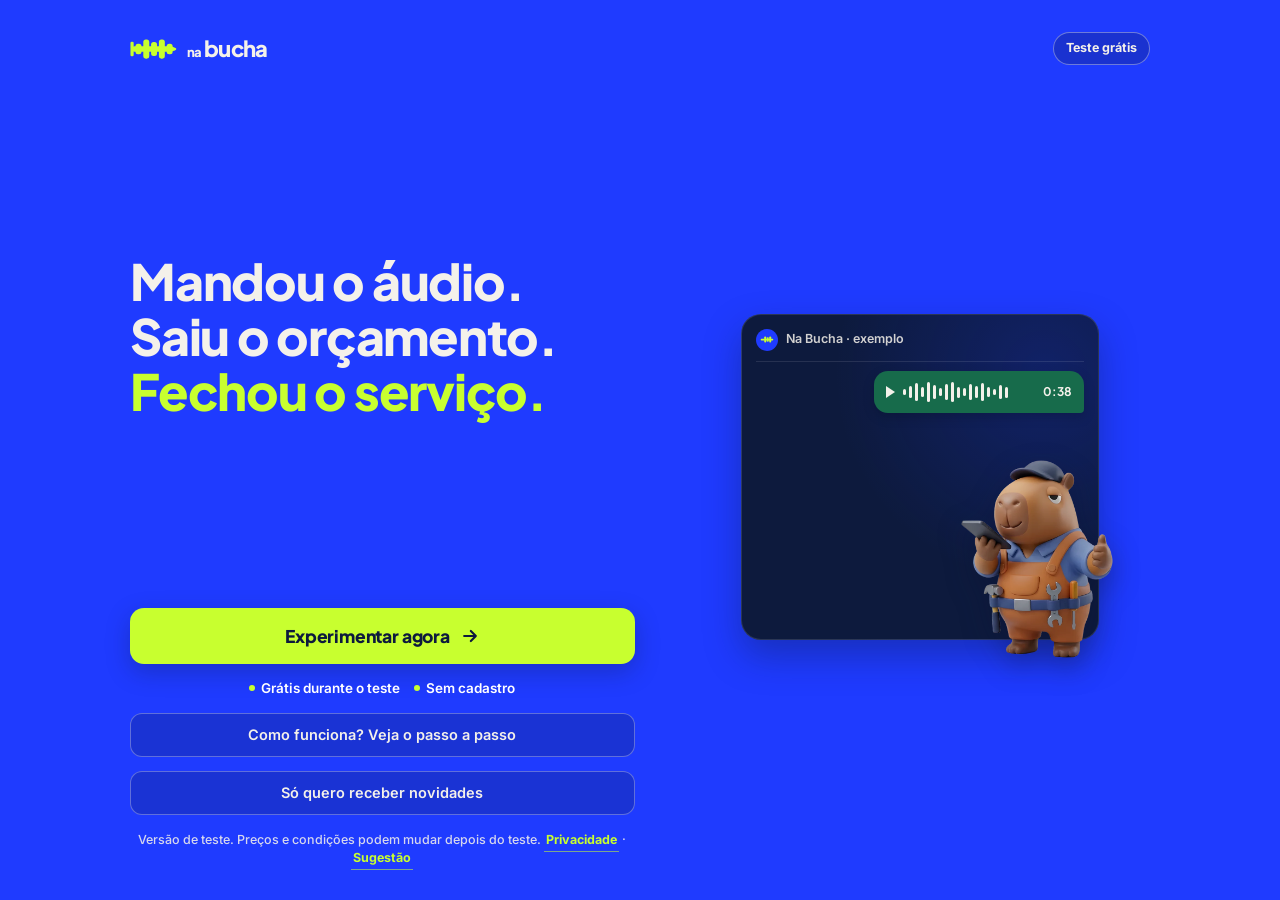
<file: index.html>
<!doctype html>
<html lang="pt-BR">
<head>
<meta charset="utf-8">
<meta name="viewport" content="width=device-width,initial-scale=1,viewport-fit=cover">
<title>Na Bucha · Orçamento pronto no WhatsApp</title>
<meta name="description" content="Mandou o áudio, saiu o orçamento. Monte seu orçamento de pintura no celular, grátis durante o teste. Começando pelos pintores.">
<meta property="og:title" content="Na Bucha · Orçamento pronto no WhatsApp">
<meta property="og:description" content="Mandou o áudio, saiu o orçamento. Monte seu orçamento no celular, grátis durante o teste.">
<meta property="og:type" content="website">
<meta name="theme-color" content="#1F3BFF">
<link rel="icon" href="data:image/svg+xml,%3Csvg xmlns='http://www.w3.org/2000/svg' viewBox='0 0 100 100'%3E%3Ccircle cx='50' cy='50' r='50' fill='%231F3BFF'/%3E%3Cg transform='translate(14 30) scale(.36)' fill='%23C8FF2E'%3E%3Crect x='0' y='18' width='14' height='64' rx='6'/%3E%3Crect x='8' y='38' width='170' height='24' rx='10'/%3E%3Crect x='22' y='27' width='26' height='46' rx='11'/%3E%3Crect x='56' y='8' width='26' height='84' rx='11'/%3E%3Crect x='90' y='19' width='26' height='62' rx='11'/%3E%3Crect x='124' y='8' width='26' height='84' rx='11'/%3E%3Crect x='158' y='27' width='26' height='46' rx='11'/%3E%3Cpath d='M176 38 Q200 44 200 50 Q200 56 176 62 Z'/%3E%3C/g%3E%3C/svg%3E">
<link rel="preconnect" href="https://fonts.googleapis.com">
<link rel="preconnect" href="https://fonts.gstatic.com" crossorigin>
<link href="https://fonts.googleapis.com/css2?family=Figtree:wght@500;700&family=Space+Mono:wght@700&family=Unbounded:wght@800&display=swap" rel="stylesheet">
<style>
:root{
  --cobalto:#1F3BFF; --limao:#C8FF2E; --gesso:#F4F1EA; --noite:#0B1030;
  --cinza:#5B6075; --linha:#DCD6C8; --fita:#E9D9A6;
  --t:Unbounded,system-ui,sans-serif; --b:Figtree,system-ui,sans-serif; --m:"Space Mono",ui-monospace,monospace;
}
*{box-sizing:border-box;margin:0;padding:0}
html,body{height:100%}
body{font-family:var(--b);font-weight:500;color:var(--noite);background:var(--cobalto);-webkit-font-smoothing:antialiased;overflow-x:hidden}
button{font:inherit;color:inherit;border:0;background:none;cursor:pointer;-webkit-tap-highlight-color:transparent}
.tela{min-height:100svh;display:none;flex-direction:column}
.tela.ativa{display:flex}
.logo{display:flex;align-items:center;gap:10px;color:var(--gesso);font-family:var(--t);font-size:20px;letter-spacing:-.02em}
.logo svg{height:22px;width:auto}
.logo small{font-size:13px;margin-right:2px}

/* ---------- HERO ---------- */
#hero{background:var(--cobalto);color:var(--gesso);padding:20px 20px calc(24px + env(safe-area-inset-bottom));max-width:560px;margin:0 auto;width:100%}
.topo{display:flex;justify-content:space-between;align-items:center}
.selo{font-size:12px;font-weight:700;border:1.5px solid rgba(244,241,234,.5);border-radius:99px;padding:6px 10px}
h1{font-family:var(--t);font-weight:800;font-size:clamp(26px,8vw,40px);line-height:1.08;letter-spacing:-.02em;margin:22px 0 0}
h1 span{display:block;opacity:0;transform:translateY(14px);animation:sobe .6s cubic-bezier(.2,.8,.2,1) forwards}
h1 span:nth-child(2){animation-delay:.15s}
h1 span:nth-child(3){animation-delay:.3s;color:var(--limao)}
@keyframes sobe{to{opacity:1;transform:none}}

/* celular animado */
.palco{position:relative;margin:22px auto 0;width:100%;max-width:340px;height:330px}
.trena{display:block;width:100%;height:auto;overflow:visible}
.tr-palco{position:absolute;right:-10px;bottom:-128px;width:172px;z-index:3;opacity:0;transform:translateY(24px);animation:capi .7s cubic-bezier(.2,.9,.3,1.15) .5s forwards;filter:drop-shadow(0 10px 14px rgba(11,16,48,.35))}
.tr-palco img,.fim-tr img{display:block;width:100%;height:auto}
.tr-palco,.fim-tr{pointer-events:none}
@keyframes capi{to{opacity:1;transform:none}}
.tr-fita{animation:mede 1.4s ease-in-out infinite;transform-box:fill-box}
@keyframes mede{0%,100%{transform:translateX(-20px)}50%{transform:translateX(4px)}}
.tr-conf{animation:pula .9s ease-in-out infinite alternate}@keyframes pula{to{transform:translateY(-4px)}}
.fim-tr{width:130px;margin:0 auto;transform:scale(0);animation:estoura .6s cubic-bezier(.3,1.6,.5,1) .1s forwards}
@media (prefers-reduced-motion:reduce){.tr-palco{animation:none;opacity:1;transform:none}.tr-fita,.tr-conf{animation:none}}
.zap{position:absolute;inset:0;background:#0E1A3D;border-radius:24px;padding:14px;overflow:hidden;box-shadow:0 18px 0 -6px rgba(0,0,0,.18)}
.zap-topo{display:flex;align-items:center;gap:8px;font-size:12px;color:rgba(244,241,234,.7);padding-bottom:10px;border-bottom:1px solid rgba(244,241,234,.1)}
.zap-topo i{width:22px;height:22px;border-radius:50%;background:var(--cobalto);display:grid;place-items:center}
.zap-topo i svg{width:15px}
.balao{position:absolute;opacity:0}
.audio{right:14px;top:56px;background:#1D6B4F;border-radius:14px 14px 4px 14px;padding:10px 12px;display:flex;align-items:center;gap:8px;width:210px}
.audio .play{width:0;height:0;border-left:9px solid var(--gesso);border-top:6px solid transparent;border-bottom:6px solid transparent}
.onda{display:flex;align-items:center;gap:3px;height:22px;flex:1}
.onda b{display:block;width:3px;border-radius:2px;background:var(--gesso);height:30%}
.audio em{font-style:normal;font-size:11px;font-family:var(--m)}
.digitando{left:14px;top:118px;background:#22305A;border-radius:14px 14px 14px 4px;padding:12px 14px;display:flex;gap:4px}
.digitando b{width:6px;height:6px;border-radius:50%;background:var(--gesso);opacity:.4}
.orc{left:14px;top:104px;width:258px;background:var(--gesso);color:var(--noite);border-radius:10px;padding:12px 14px;box-shadow:6px 6px 0 var(--noite);transform-origin:left top}
.orc h4{font-family:var(--t);font-size:11px;letter-spacing:.02em;display:flex;justify-content:space-between;margin-bottom:8px}
.orc h4 span{font-family:var(--b);font-weight:700;color:var(--cobalto)}
.lin{display:flex;justify-content:space-between;gap:8px;font-size:11px;padding:4px 0;border-bottom:1px dashed var(--linha);opacity:0}
.lin span:last-child{font-family:var(--m)}
.tot{display:flex;justify-content:space-between;align-items:baseline;margin-top:8px;opacity:0}
.tot span:first-child{font-size:11px;font-weight:700}
.tot strong{font-family:var(--m);font-size:20px;background:var(--noite);color:var(--limao);padding:2px 8px;border-radius:6px}
.check{right:14px;bottom:10px;background:#1D6B4F;border-radius:14px 14px 4px 14px;padding:8px 12px;font-size:12.5px;font-weight:700}

.cta-area{margin-top:auto;padding-top:22px}
.cta{display:flex;align-items:center;justify-content:center;gap:10px;width:100%;min-height:60px;border-radius:16px;background:var(--limao);color:var(--noite);font-weight:700;font-size:18px;box-shadow:0 6px 0 var(--noite);transition:transform .12s,box-shadow .12s}
.cta-2{display:block;margin:12px auto 0;background:none;border:0;color:rgba(244,241,234,.85);font:inherit;font-size:14px;text-decoration:underline;text-underline-offset:3px;padding:8px;cursor:pointer}
.cta:active{transform:translateY(4px);box-shadow:0 2px 0 var(--noite)}
.cta svg{width:20px;transition:transform .2s}
.cta:hover svg{transform:translateX(3px)}
.pulsa{animation:pulsa 2.4s ease-in-out 2.2s infinite}
@keyframes pulsa{0%,100%{box-shadow:0 6px 0 var(--noite),0 0 0 0 rgba(200,255,46,.55)}50%{box-shadow:0 6px 0 var(--noite),0 0 0 12px rgba(200,255,46,0)}}
.mini{display:flex;justify-content:center;gap:14px;flex-wrap:wrap;margin-top:14px;font-size:13px;color:rgba(244,241,234,.85)}
.mini span::before{content:"";display:inline-block;width:6px;height:6px;border-radius:50%;background:var(--limao);margin-right:6px;vertical-align:2px}

/* ---------- PERGUNTAS ---------- */
#fluxo{background:var(--gesso);max-width:none}
.fluxo-in{max-width:560px;margin:0 auto;width:100%;padding:16px 20px calc(20px + env(safe-area-inset-bottom));display:flex;flex-direction:column;min-height:100svh}
.barra-topo{display:flex;align-items:center;gap:12px}
.voltar{width:44px;height:44px;border-radius:12px;display:grid;place-items:center;flex:none}
.voltar svg{width:22px}
.voltar:active{background:var(--linha)}
.prog{flex:1;height:8px;background:var(--linha);border-radius:99px;overflow:hidden}
.prog i{display:block;height:100%;width:0;background:var(--cobalto);border-radius:99px;transition:width .45s cubic-bezier(.2,.8,.2,1)}
.passo-n{font-family:var(--m);font-size:12px;color:var(--cinza);min-width:30px;text-align:right}
.passos{position:relative;flex:1;margin-top:26px}
.passo{position:absolute;inset:0;opacity:0;pointer-events:none;transform:translateX(40px);transition:opacity .35s,transform .45s cubic-bezier(.2,.8,.2,1)}
.passo.ativo{opacity:1;pointer-events:auto;transform:none;position:relative}
.passo.saiu{transform:translateX(-40px)}
.passo h2{font-family:var(--t);font-weight:800;font-size:clamp(22px,6.4vw,30px);line-height:1.12;letter-spacing:-.02em}
.passo p.sub{color:var(--cinza);margin-top:8px;font-size:15px}
.ops{display:grid;gap:10px;margin-top:22px}
.ops.grade{grid-template-columns:1fr 1fr}
.op{min-height:58px;border-radius:14px;background:#fff;border:2px solid var(--linha);padding:12px 16px;text-align:left;font-weight:700;font-size:16px;display:flex;align-items:center;gap:12px;transition:border-color .15s,background .15s,transform .1s}
.op:active{transform:scale(.98)}
.op .bola{width:22px;height:22px;border-radius:50%;border:2px solid var(--linha);flex:none;display:grid;place-items:center;transition:all .15s}
.op.sel{border-color:var(--cobalto);background:#EEF0FF}
.op.sel .bola{border-color:var(--cobalto);background:var(--cobalto)}
.op.sel .bola::after{content:"";width:8px;height:8px;border-radius:50%;background:var(--limao)}
.op .preco{font-family:var(--m);margin-left:auto;font-size:14px;color:var(--cobalto)}
.campo{margin-top:16px}
.campo label{display:block;font-weight:700;font-size:14px;margin-bottom:6px}
.campo input{width:100%;min-height:58px;border-radius:14px;border:2px solid var(--linha);background:#fff;padding:0 16px;font:700 18px var(--b);color:var(--noite);outline:none;transition:border-color .15s}
.campo input:focus{border-color:var(--cobalto)}
.campo input.erro{border-color:#D6332E}
.msg-erro{color:#B42318;font-size:14px;font-weight:700;margin-top:6px;min-height:0}
.msg-erro:empty{display:none}
.hp{position:absolute;left:-9999px;width:1px;height:1px;overflow:hidden}
.lgpd{font-size:12.5px;color:var(--cinza);margin-top:12px;line-height:1.45}
.lgpd a,.rodape a{color:var(--cobalto);font-weight:700}
.rodape{font-size:12px;color:rgba(244,241,234,.75);text-align:center;margin-top:14px}
.rodape a{color:var(--limao)}
.aviso{display:flex;gap:12px;align-items:center;margin-top:14px;padding:12px 14px;border-radius:14px;background:#fff;border:2px solid var(--linha);font-size:15px;font-weight:700;width:100%;text-align:left;min-height:58px}
.aviso .cx{width:26px;height:26px;border-radius:8px;border:2px solid var(--linha);flex:none;display:grid;place-items:center;transition:all .15s}
.aviso[aria-checked=true] .cx{background:var(--cobalto);border-color:var(--cobalto)}
.aviso .cx svg{width:16px;opacity:0}
.aviso[aria-checked=true] .cx svg{opacity:1}
.enviar{margin-top:18px;background:var(--cobalto);color:var(--gesso);box-shadow:0 6px 0 var(--noite)}
.enviar[disabled]{opacity:.6}
.privado{font-size:12.5px;color:var(--cinza);text-align:center;margin-top:12px}

/* ---------- FIM ---------- */
#fim{background:var(--cobalto);color:var(--gesso);text-align:center;padding:24px 20px calc(24px + env(safe-area-inset-bottom));justify-content:center;align-items:center}
.fim-in{max-width:440px;width:100%}
.selo-ok{width:120px;height:120px;border-radius:50%;background:var(--limao);display:grid;place-items:center;margin:0 auto;transform:scale(0);animation:estoura .6s cubic-bezier(.3,1.6,.5,1) .1s forwards}
.selo-ok svg{width:78px}
.selo-ok svg rect{transform-origin:center;transform:scaleY(.2);animation:pulsa-onda 1s ease-in-out infinite alternate}
@keyframes estoura{to{transform:scale(1)}}
@keyframes pulsa-onda{to{transform:scaleY(1)}}
#fim h2{font-family:var(--t);font-size:clamp(26px,8vw,36px);margin-top:24px;line-height:1.1}
#fim p{margin-top:10px;font-size:16px;color:rgba(244,241,234,.88)}
.fim-bts{display:grid;gap:12px;margin-top:28px}
.bt2{display:flex;align-items:center;justify-content:center;min-height:56px;border-radius:16px;border:2px solid rgba(244,241,234,.55);color:var(--gesso);font-weight:700;font-size:16px;text-decoration:none}
.cta.link{text-decoration:none}

@media (min-width:900px){
  #hero{max-width:1100px;grid-template-columns:1.1fr 1fr;grid-template-rows:auto 1fr auto;column-gap:56px;padding:32px 40px}
  #hero.ativa{display:grid}
  .topo{grid-column:1/-1}
  .hero-txt{align-self:center}
  .palco{grid-row:2/4;grid-column:2;align-self:center;height:340px;max-width:380px}
  .cta-area{grid-column:1;margin-top:0}
  h1{font-size:52px}
}
@media (prefers-reduced-motion:reduce){
  *,*::before,*::after{animation-duration:.01ms!important;animation-iteration-count:1!important;transition-duration:.01ms!important}
}

/* celular pequeno: botão encolhe e a Capi não fica por cima dele (18/11) */
@media (max-width:400px){
  .tr-palco{width:132px;right:-8px;bottom:-104px}
  .cta-area .cta{width:calc(100% - 118px);font-size:15.5px;min-height:56px;padding:0 12px;justify-content:flex-start;gap:8px}
}
</style>
<script src="/registro.js"></script>
<link rel="stylesheet" href="/tema-2026.css">
</head>
<body>

<!-- ============ HERO ============ -->
<section class="tela ativa" id="hero" aria-label="Na Bucha">
  <div class="topo">
    <div class="logo" aria-label="na bucha">
      <svg viewBox="-2 2 204 96" fill="#C8FF2E" aria-hidden="true"><rect x="0" y="18" width="14" height="64" rx="6"/><rect x="8" y="38" width="170" height="24" rx="10"/><rect x="22" y="27" width="26" height="46" rx="11"/><rect x="56" y="8" width="26" height="84" rx="11"/><rect x="90" y="19" width="26" height="62" rx="11"/><rect x="124" y="8" width="26" height="84" rx="11"/><rect x="158" y="27" width="26" height="46" rx="11"/><path d="M176 38 Q200 44 200 50 Q200 56 176 62 Z"/></svg>
      <span><small>na</small>bucha</span>
    </div>
    <span class="selo">Teste grátis</span>
  </div>

  <div class="hero-txt">
    <h1><span>Mandou o áudio.</span><span>Saiu o orçamento.</span><span>Fechou o serviço.</span></h1>
  </div>

  <div class="palco" aria-hidden="true">
    <div class="tr-palco"><img src="img/capi/capi-celular.webp" width="555" height="720" alt="Capi, a capivara do Na Bucha, mandando um áudio"></div>
    <div class="zap">
      <div class="zap-topo"><i><svg viewBox="-2 2 204 96" fill="#C8FF2E"><rect x="8" y="38" width="170" height="24" rx="10"/><rect x="56" y="8" width="26" height="84" rx="11"/><rect x="124" y="8" width="26" height="84" rx="11"/><rect x="90" y="19" width="26" height="62" rx="11"/></svg></i>Na Bucha · exemplo</div>
      <div class="balao audio" id="aAudio"><span class="play"></span><span class="onda" id="onda"></span><em>0:38</em></div>
      <div class="balao digitando" id="aDig"><b></b><b></b><b></b></div>
      <div class="balao orc" id="aOrc">
        <h4>ORÇAMENTO <span>Sala e 2 quartos</span></h4>
        <div class="lin"><span>Paredes 86 m² · 2 demãos</span><span>R$ 1.290</span></div>
        <div class="lin"><span>Teto · 32 m²</span><span>R$ 384</span></div>
        <div class="lin"><span>Massa e lixa</span><span>R$ 260</span></div>
        <div class="lin"><span>Material (tinta, rolo)</span><span>R$ 610</span></div>
        <div class="tot"><span>TOTAL</span><strong id="aTot">R$ 0</strong></div>
      </div>
      <div class="balao check" id="aOk">Fechado! Começa segunda 👍</div>
    </div>
  </div>

  <div class="cta-area">
    <a class="cta pulsa link" id="usar" href="orcamento/?exemplo=1">Experimentar agora
      <svg viewBox="0 0 24 24" fill="none" stroke="currentColor" stroke-width="2.6" stroke-linecap="round" stroke-linejoin="round"><path d="M5 12h14M13 6l6 6-6 6"/></svg>
    </a>
    <div class="mini"><span>Grátis durante o teste</span><span>Sem cadastro</span></div>
    <a class="cta-2 link" href="ajuda/" style="display:flex;align-items:center;justify-content:center;text-decoration:none">Como funciona? Veja o passo a passo</a>
    <button class="cta-2" id="comecar">Só quero receber novidades</button>
    <p class="rodape">Versão de teste. Preços e condições podem mudar depois do teste. <a href="privacidade.html">Privacidade</a> · <a href="#" data-coment="inicio">Sugestão</a></p>
  </div>
</section>

<!-- ============ PERGUNTAS ============ -->
<section class="tela" id="fluxo" aria-label="Lista de espera">
 <div class="fluxo-in">
  <div class="barra-topo">
    <button class="voltar" id="voltar" aria-label="Voltar"><svg viewBox="0 0 24 24" fill="none" stroke="currentColor" stroke-width="2.6" stroke-linecap="round" stroke-linejoin="round"><path d="M15 6l-6 6 6 6"/></svg></button>
    <div class="prog"><i id="prog"></i></div>
    <span class="passo-n" id="passoN">1/5</span>
  </div>

  <div class="passos">
    <div class="passo" data-campo="oficio">
      <h2>Qual é o seu ofício?</h2>
      <div class="ops grade">
        <button class="op" data-v="Pintor"><span class="bola"></span>Pintor</button>
        <button class="op" data-v="Pedreiro"><span class="bola"></span>Pedreiro</button>
        <button class="op" data-v="Eletricista"><span class="bola"></span>Eletricista</button>
        <button class="op" data-v="Gesseiro / drywall"><span class="bola"></span>Gesseiro</button>
        <button class="op" data-v="Encanador"><span class="bola"></span>Encanador</button>
        <button class="op" data-v="Serralheiro"><span class="bola"></span>Serralheiro</button>
        <button class="op" data-v="__outro__" style="grid-column:1/-1"><span class="bola"></span>Outro ofício</button>
      </div>
    </div>

    <div class="passo" data-campo="qtd">
      <h2>Quantos orçamentos você faz por mês?</h2>
      <div class="ops grade">
        <button class="op" data-v="Até 2"><span class="bola"></span>Até 2</button>
        <button class="op" data-v="3 a 5"><span class="bola"></span>3 a 5</button>
        <button class="op" data-v="6 a 10"><span class="bola"></span>6 a 10</button>
        <button class="op" data-v="Mais de 10"><span class="bola"></span>Mais de 10</button>
      </div>
    </div>

    <div class="passo" data-campo="como">
      <h2>Hoje, como você faz o orçamento?</h2>
      <div class="ops">
        <button class="op" data-v="De cabeça ou no papel"><span class="bola"></span>De cabeça ou no papel</button>
        <button class="op" data-v="Calculadora ou planilha"><span class="bola"></span>Calculadora ou planilha</button>
        <button class="op" data-v="Uso um aplicativo"><span class="bola"></span>Uso um aplicativo</button>
        <button class="op" data-v="Passo o preço de boca, sem orçamento escrito"><span class="bola"></span>Passo o preço de boca</button>
      </div>
    </div>

    <div class="passo" data-campo="preco">
      <h2>Quanto pagaria por mês pra ter orçamento na hora, sem limite?</h2>
      <p class="sub">Só pra gente acertar o preço.</p>
      <div class="ops">
        <button class="op" data-v="Nada, só usaria o grátis"><span class="bola"></span>Só usaria o grátis</button>
        <button class="op" data-v="Até R$ 10"><span class="bola"></span><span class="preco" style="margin-left:0">Até R$ 10</span></button>
        <button class="op" data-v="De R$ 10 a R$ 20"><span class="bola"></span><span class="preco" style="margin-left:0">R$ 10 a 20</span></button>
        <button class="op" data-v="De R$ 20 a R$ 40"><span class="bola"></span><span class="preco" style="margin-left:0">R$ 20 a 40</span></button>
        <button class="op" data-v="Mais de R$ 40, se valer a pena"><span class="bola"></span><span class="preco" style="margin-left:0">Mais de R$ 40</span></button>
      </div>
    </div>

    <div class="passo" data-campo="contato">
      <h2>Pra onde a gente manda o aviso?</h2>
      <div class="campo"><label for="nome">Seu nome</label><input id="nome" autocomplete="given-name" enterkeyhint="next" maxlength="60"><div class="msg-erro" id="erroNome" role="alert"></div></div>
      <div class="campo"><label for="zap">WhatsApp com DDD</label><input id="zap" type="tel" inputmode="numeric" autocomplete="tel-national" placeholder="(37) 99999-9999" enterkeyhint="done" maxlength="16"><div class="msg-erro" id="erro" role="alert"></div></div>
      <div class="hp" aria-hidden="true"><label>Não preencha<input id="site" tabindex="-1" autocomplete="off"></label></div>
      <button class="aviso" id="aviso" role="checkbox" aria-checked="false"><span class="cx"><svg viewBox="0 0 24 24" fill="none" stroke="#C8FF2E" stroke-width="3.2" stroke-linecap="round" stroke-linejoin="round"><path d="M5 12.5l4.5 4.5L19 7.5"/></svg></span>Autorizo o Na Bucha a me chamar no WhatsApp quando abrir</button>
      <button class="cta enviar" id="enviar">Entrar na lista</button>
      <p class="lgpd" id="lgpd">Usamos seu nome, WhatsApp e respostas só para avisar quando o Na Bucha abrir e para ajustar o produto. Não vendemos nem repassamos seus dados. Eles ficam guardados no Google. Responsável: Welbert Palmer Contins. Para sair da lista ou apagar seus dados: <a href="mailto:contato.nabucha@gmail.com">contato.nabucha@gmail.com</a>. <a href="privacidade.html">Política de privacidade</a></p>
    </div>
  </div>
 </div>
</section>

<!-- ============ FIM ============ -->
<section class="tela" id="fim" aria-label="Pronto">
  <div class="fim-in">
    <div class="fim-tr"><img src="img/capi/capi-feliz.webp" width="252" height="360" alt="Capi, a capivara do Na Bucha, comemorando"></div>
    <h2 id="fimTit">Fechou! Você tá na lista.</h2>
    <p>A gente te avisa das novidades. Enquanto isso, o orçamento já funciona.</p>
    <div class="fim-bts">
      <a class="cta link" href="orcamento/">Fazer um orçamento agora</a>
      <a class="bt2" href="https://instagram.com/nabucha.app" target="_blank" rel="noopener">Seguir @nabucha.app</a>
      <a class="bt2" id="indicar" target="_blank" rel="noopener">Indicar pra um colega no WhatsApp</a>
    </div>
  </div>
</section>

<script>
(function(){
  // Respostas vão para o Google Forms "Na Bucha - Lista de espera" (conta do Welbert)
  const FORM = "https://docs.google.com/forms/d/e/1FAIpQLSfesSoV9dgxzVTtDAdKia8K1fONnKVI4E6-URg46dtkJXiiiw/formResponse";
  const E = {oficio:"entry.835321827", como:"entry.910046069", preco:"entry.1568587068", nome:"entry.1588394488", zap:"entry.304179207", origem:"entry.6001171", qtd:"entry.1346544093", aviso:"entry.1448498885"};
  const PEND="nb.pendente"; let t0=0;
  const reduz = matchMedia("(prefers-reduced-motion: reduce)").matches;
  const $ = s=>document.querySelector(s), $$ = s=>[...document.querySelectorAll(s)];
  const telas = {hero:$("#hero"), fluxo:$("#fluxo"), fim:$("#fim")};
  function mostra(t){ Object.values(telas).forEach(x=>x.classList.remove("ativa")); telas[t].classList.add("ativa"); scrollTo(0,0); }

  /* ---------- animação do WhatsApp ---------- */
  const onda = $("#onda");
  const alt = [30,55,80,45,95,60,35,70,90,50,40,75,55,85,45,30,65,50];
  alt.forEach(()=>onda.appendChild(document.createElement("b")));
  const barras = [...onda.children];
  const tot = $("#aTot"), TOTAL = 2544;
  const fmt = n=>"R$ "+n.toLocaleString("pt-BR");
  function anima(el, kf, opt){ return el.animate(kf, Object.assign({fill:"forwards", easing:"cubic-bezier(.2,.8,.2,1)"}, opt)); }
  const espera = ms=>new Promise(r=>setTimeout(r,ms));
  let rodando = true;

  async function ciclo(){
    const aud=$("#aAudio"), dig=$("#aDig"), orc=$("#aOrc"), ok=$("#aOk"), lins=$$("#aOrc .lin"), t=$("#aOrc .tot");
    if(reduz){ [aud,orc,ok].forEach(e=>e.style.opacity=1); lins.forEach(l=>l.style.opacity=1); t.style.opacity=1; tot.textContent=fmt(TOTAL); barras.forEach((b,i)=>b.style.height=alt[i]+"%"); return; }
    while(rodando){
      [aud,dig,orc,ok,t,...lins].forEach(e=>{e.getAnimations().forEach(a=>a.cancel()); e.style.opacity=0;});
      tot.textContent="R$ 0";
      await espera(500);
      anima(aud,[{opacity:0,transform:"translateY(16px) scale(.9)"},{opacity:1,transform:"none"}],{duration:450});
      const fala = barras.map((b,i)=>b.animate([{height:"25%"},{height:alt[i]+"%"},{height:(alt[(i+5)%alt.length])+"%"},{height:alt[i]+"%"}],{duration:900,iterations:2,delay:i*35,fill:"forwards"}));
      await espera(1900);
      anima(dig,[{opacity:0,transform:"translateY(10px)"},{opacity:1,transform:"none"}],{duration:300});
      const pts=[...dig.children].map((p,i)=>p.animate([{opacity:.3,transform:"none"},{opacity:1,transform:"translateY(-3px)"},{opacity:.3,transform:"none"}],{duration:700,iterations:Infinity,delay:i*140}));
      await espera(1200);
      pts.forEach(p=>p.cancel()); anima(dig,[{opacity:1},{opacity:0}],{duration:200});
      anima(orc,[{opacity:0,transform:"rotate(0deg) scale(.85) translateY(20px)"},{opacity:1,transform:"rotate(-4deg) scale(1) translateY(0)"}],{duration:550,easing:"cubic-bezier(.3,1.5,.5,1)"});
      await espera(350);
      for(const l of lins){ anima(l,[{opacity:0,transform:"translateX(-10px)"},{opacity:1,transform:"none"}],{duration:300}); await espera(260); }
      anima(t,[{opacity:0},{opacity:1}],{duration:250});
      const t0=performance.now(), dur=900;
      await new Promise(res=>{ (function passo(now){ const p=Math.min(1,(now-t0)/dur), e=1-Math.pow(1-p,3); tot.textContent=fmt(Math.round(TOTAL*e/10)*10||0); if(p<1) requestAnimationFrame(passo); else {tot.textContent=fmt(TOTAL);res();} })(t0); });
      tot.animate([{transform:"scale(1)"},{transform:"scale(1.15)"},{transform:"scale(1)"}],{duration:350});
      await espera(1100);
      anima(ok,[{opacity:0,transform:"translateY(14px) scale(.9)"},{opacity:1,transform:"none"}],{duration:420,easing:"cubic-bezier(.3,1.5,.5,1)"});
      await espera(2800);
      [aud,orc,ok].forEach(e=>anima(e,[{opacity:1},{opacity:0}],{duration:350}));
      fala.forEach(f=>f.cancel());
      await espera(500);
    }
  }
  ciclo();

  /* ---------- fluxo de perguntas ---------- */
  const passos = $$(".passo"), resp = {}, N = passos.length;
  let atual = 0;
  function irPara(i){ if(window.nbReg) nbReg.ev("lista-passo",String(i),true);
    passos.forEach((p,k)=>{ p.classList.toggle("ativo",k===i); p.classList.toggle("saiu",k<i); });
    atual=i; $("#prog").style.width=((i+1)/N*100)+"%"; $("#passoN").textContent=(i+1)+"/"+N;
  }
  $("#comecar").onclick=()=>{ rodando=false; t0=Date.now(); mostra("fluxo"); irPara(0); };
  $("#voltar").onclick=()=>{ if(atual===0){ mostra("hero"); rodando=true; ciclo(); } else irPara(atual-1); };
  passos.forEach((p,i)=>{
    p.querySelectorAll(".op").forEach(b=>b.onclick=()=>{
      p.querySelectorAll(".op").forEach(x=>x.classList.remove("sel")); b.classList.add("sel");
      resp[p.dataset.campo]=b.dataset.v;
      setTimeout(()=>irPara(i+1), reduz?0:260);
    });
  });

  // máscara do WhatsApp
  const zap=$("#zap"), nome=$("#nome"), erro=$("#erro");
  zap.addEventListener("input",()=>{
    const d=zap.value.replace(/\D/g,"").slice(0,11);
    let v=d; if(d.length>2) v="("+d.slice(0,2)+") "+d.slice(2); if(d.length>7) v="("+d.slice(0,2)+") "+d.slice(2,d.length-4)+"-"+d.slice(-4);
    zap.value=v; zap.classList.remove("erro"); erro.textContent="";
  });
  const erroNome=$("#erroNome");
  nome.addEventListener("input",()=>{nome.classList.remove("erro");erroNome.textContent="";});
  zap.addEventListener("blur",()=>{ const d=zap.value.replace(/\D/g,""); if(d.length && d.length<10){ zap.classList.add("erro"); erro.textContent="Confere o WhatsApp: DDD + número."; } });
  nome.addEventListener("keydown",e=>{ if(e.key==="Enter"){ e.preventDefault(); zap.focus(); }});
  zap.addEventListener("keydown",e=>{ if(e.key==="Enter"){ e.preventDefault(); zap.blur(); }});
  const aviso=$("#aviso");
  aviso.onclick=()=>aviso.setAttribute("aria-checked", aviso.getAttribute("aria-checked")==="true"?"false":"true");

  $("#enviar").onclick=async()=>{
    const d=zap.value.replace(/\D/g,"");
    if(!nome.value.trim()){ nome.classList.add("erro"); erroNome.textContent="Falta o seu nome."; nome.focus(); return; }
    nome.classList.remove("erro");
    if(d.length<10){ zap.classList.add("erro"); erro.textContent="Confere o WhatsApp: DDD + número."; zap.focus(); return; }
    const bt=$("#enviar");
    // robô: campo escondido preenchido ou rápido demais -> finge sucesso e não envia
    if($("#site").value || Date.now()-t0<4000){ fim(); return; }
    bt.disabled=true; bt.textContent="Enviando…";
    const f=new URLSearchParams();
    if(resp.oficio==="__outro__"){ f.append(E.oficio,"__other_option__"); f.append(E.oficio+".other_option_response","Outro (pelo site)"); } else f.append(E.oficio,resp.oficio||"");
    f.append(E.como,resp.como||""); f.append(E.preco,resp.preco||"");
    f.append(E.nome,nome.value.trim()); f.append(E.zap,zap.value);
    const q=new URLSearchParams(location.search); f.append(E.origem,"site"+(q.get("utm_source")?" · "+q.get("utm_source"):"")+(q.get("utm_content")?" · "+q.get("utm_content"):""));
    if(resp.qtd) f.append(E.qtd,resp.qtd);
    f.append(E.aviso, aviso.getAttribute("aria-checked")==="true"?"Sim, pode me chamar":"Não, só quero acompanhar pelo Instagram");
    const corpo=f.toString();
    try{ localStorage.setItem(PEND,corpo); }catch(e){}
    const ok=await mandar(corpo) || await mandar(corpo);
    if(!ok){ bt.disabled=false; bt.textContent="Tentar de novo"; erro.textContent="Sem conexão agora. Seus dados ficaram guardados neste celular: toque em Tentar de novo."; return; }
    fim();
  };
  async function mandar(corpo){
    try{ await fetch(FORM,{method:"POST",mode:"no-cors",headers:{"Content-Type":"application/x-www-form-urlencoded"},body:corpo}); try{ localStorage.removeItem(PEND); }catch(e){} return true; }
    catch(e){ await new Promise(r=>setTimeout(r,1500)); return false; }
  }
  // cadastro que ficou preso numa visita anterior sem sinal: reenvia sozinho
  try{ const p=localStorage.getItem(PEND); if(p) mandar(p); }catch(e){}
  function fim(){
    const primeiro=nome.value.trim().split(" ")[0];
    $("#fimTit").textContent="Fechou, "+primeiro+"! Você tá na lista.";
    const txt="Ó isso aqui: um app que monta o orçamento de pintura no celular e manda pro cliente no WhatsApp. Tá grátis no teste: https://nabucha.com.br/orcamento/?utm_source=indicacao";
    $("#indicar").href="https://wa.me/?text="+encodeURIComponent(txt);
    if(window.nbReg) nbReg.ev("lista-entrou");
    mostra("fim");
  }
})();
</script>
</body>
</html>
</file>
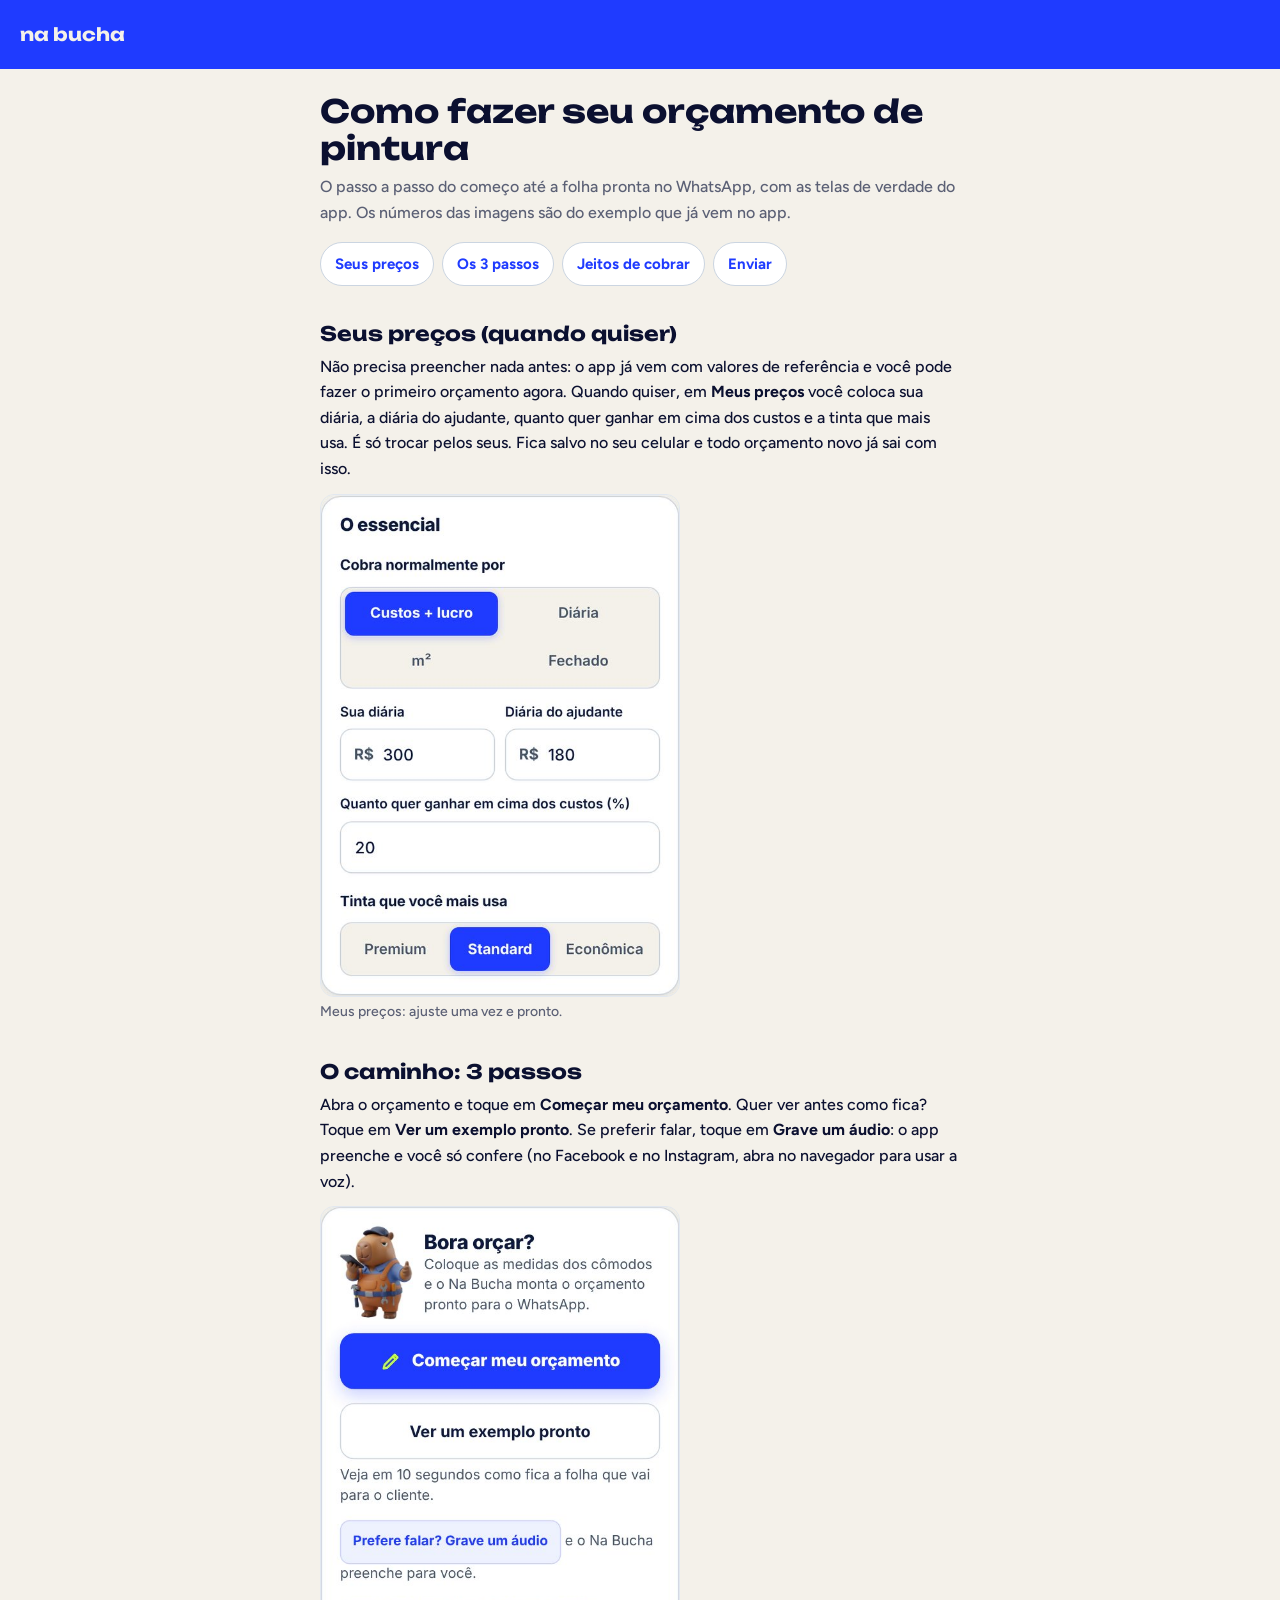
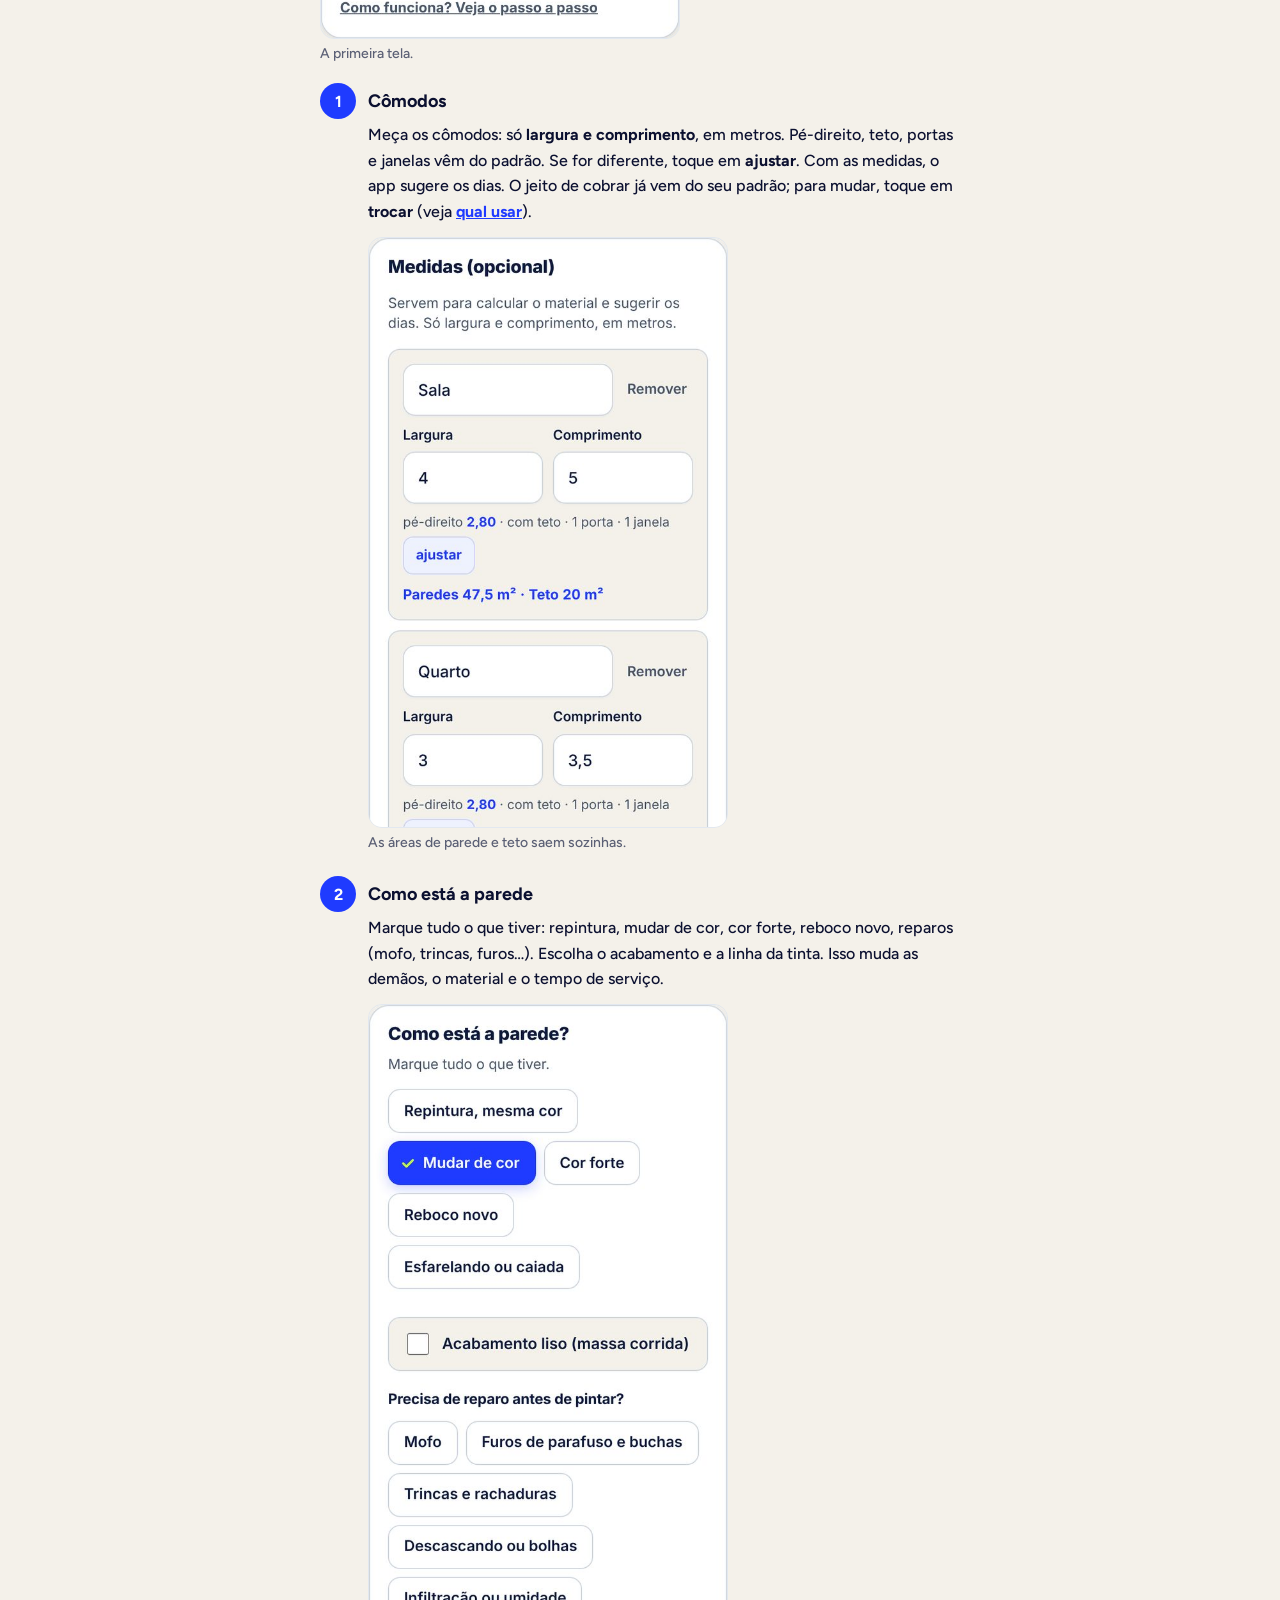
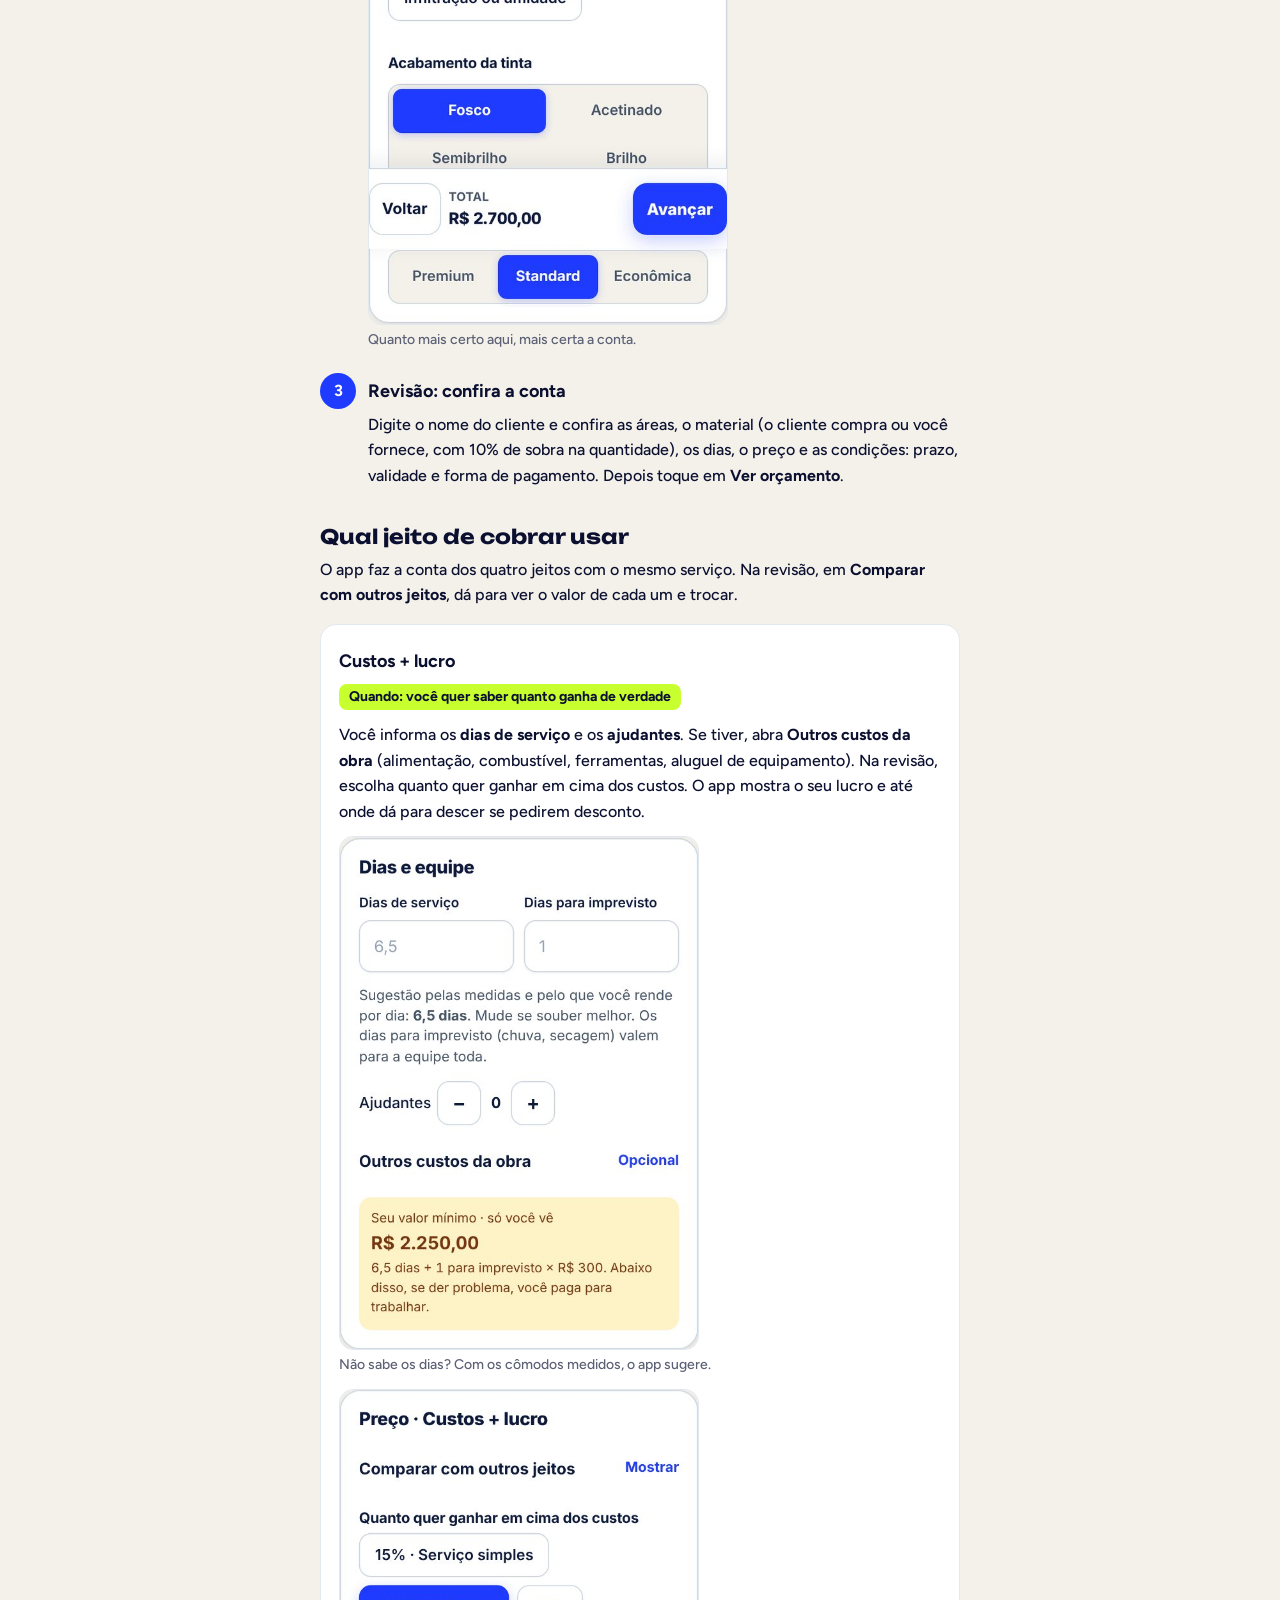
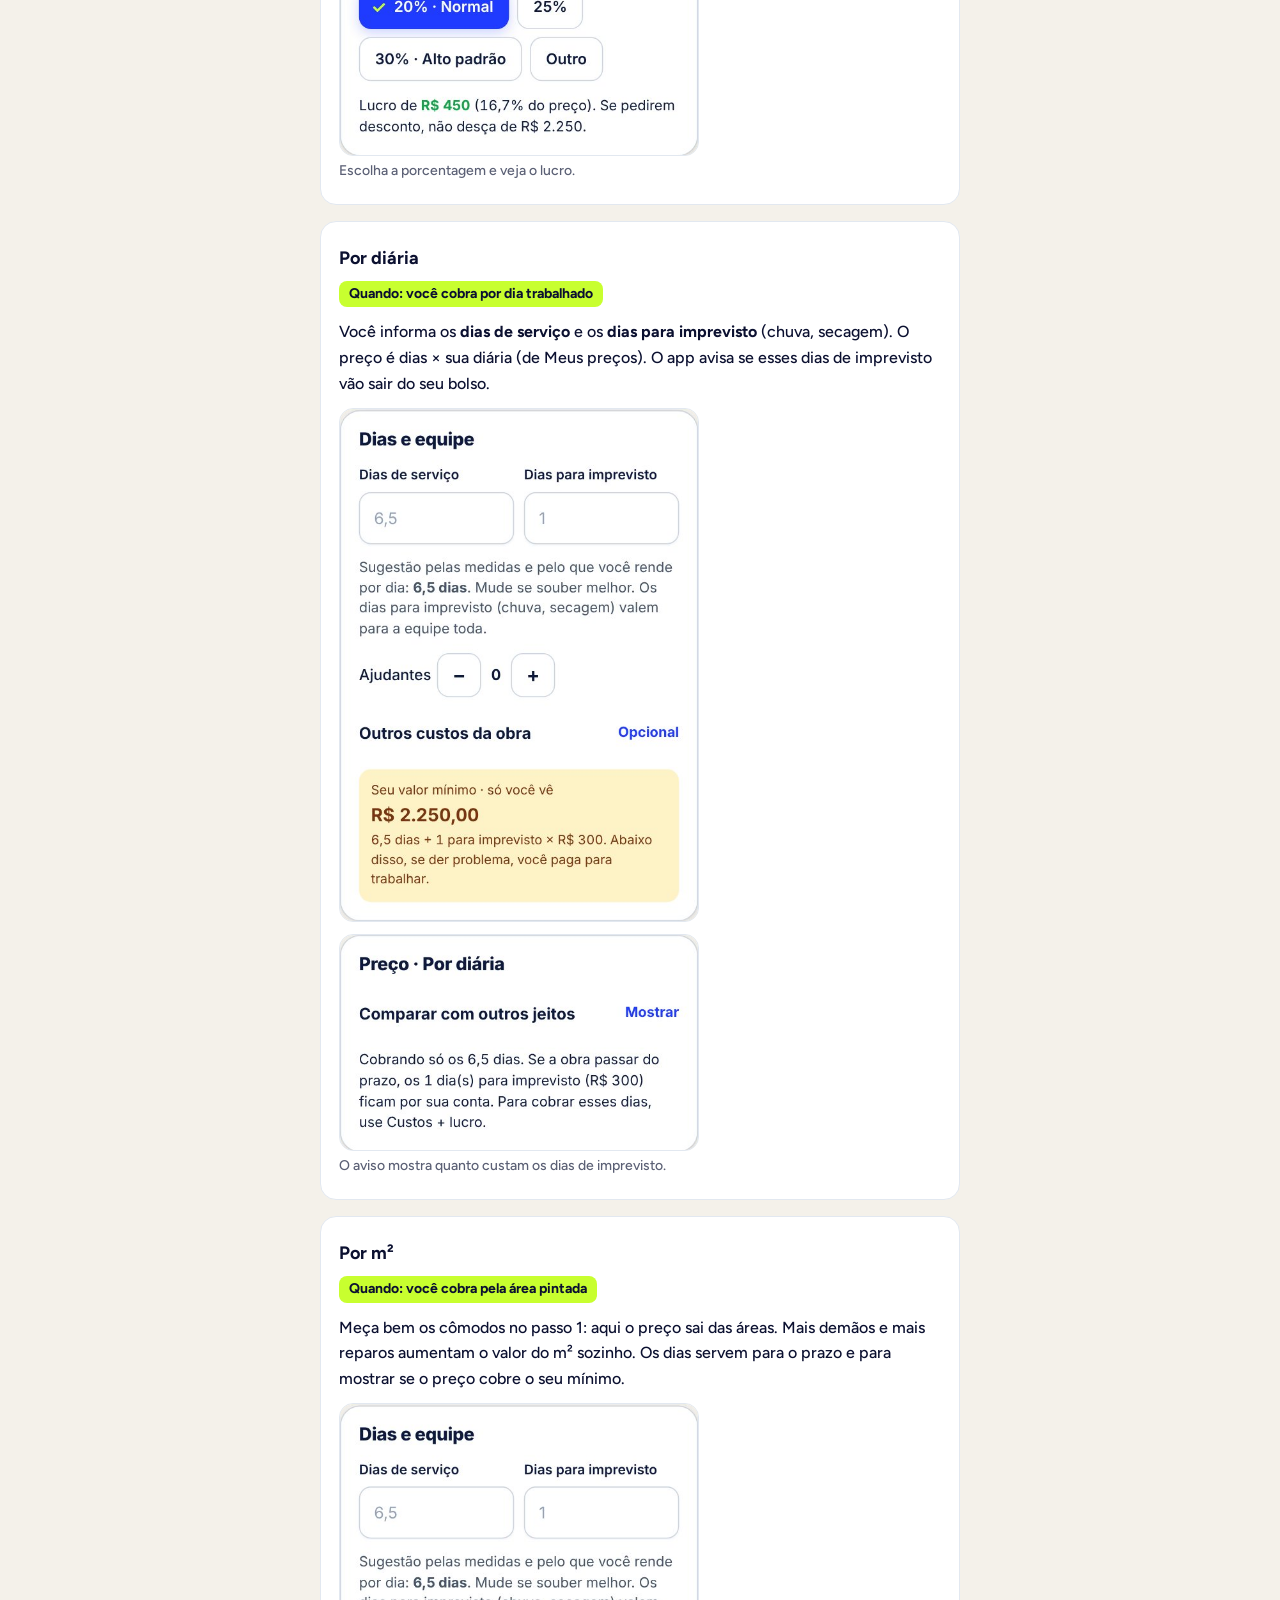
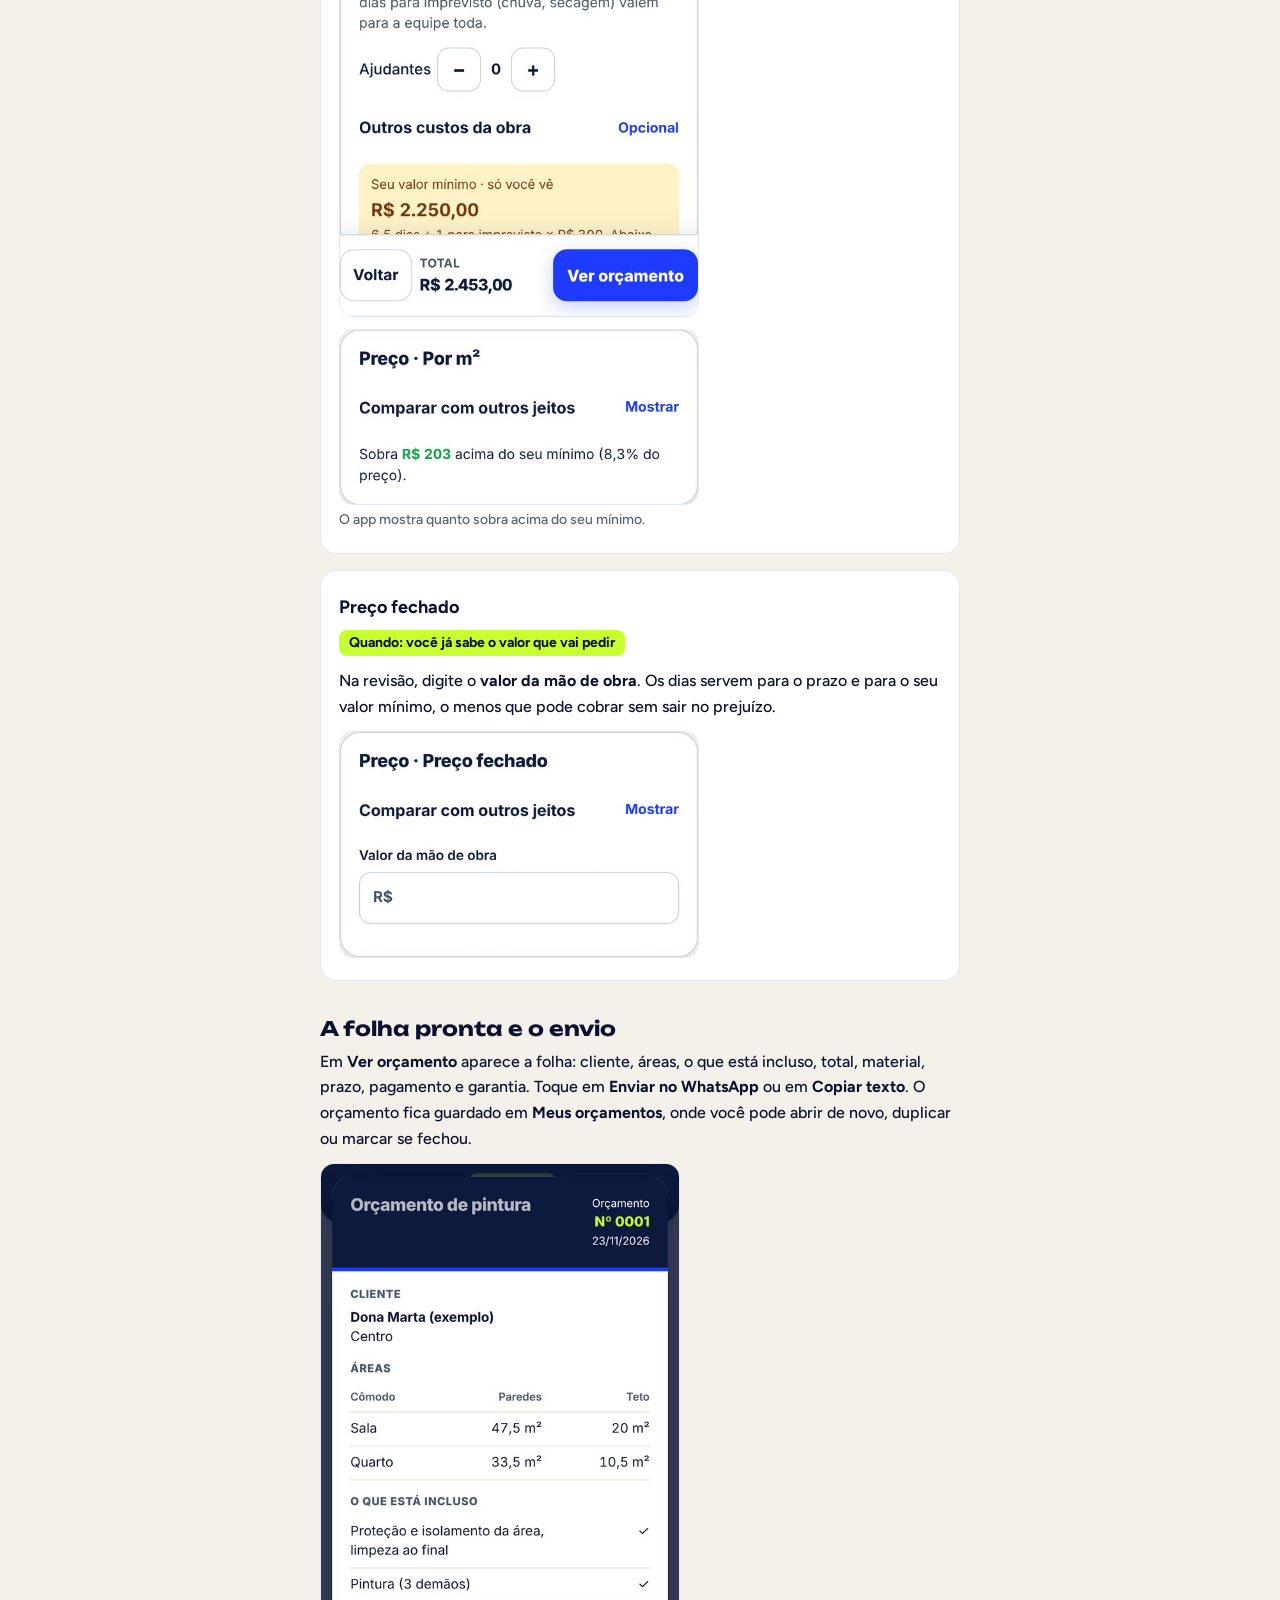
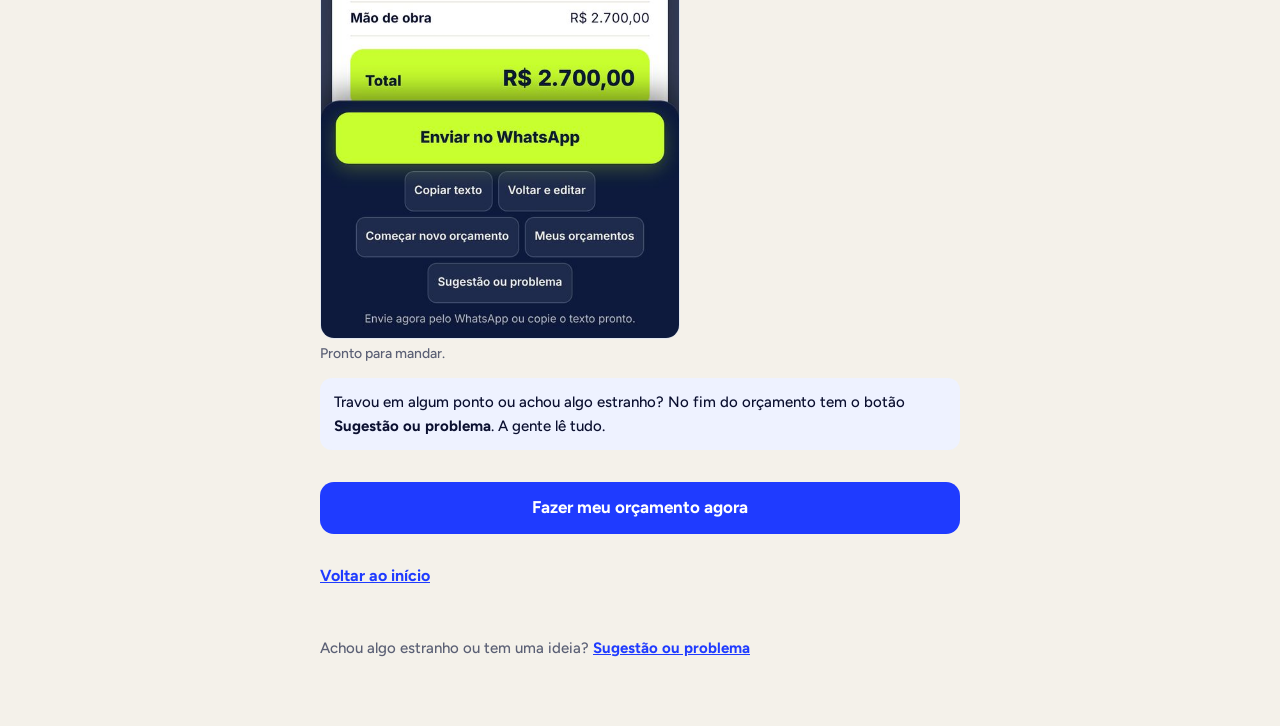
<file: ajuda/index.html>
<!doctype html>
<html lang="pt-BR">
<head>
<meta charset="utf-8">
<link rel="icon" href="data:image/svg+xml,%3Csvg xmlns='http://www.w3.org/2000/svg' viewBox='0 0 100 100'%3E%3Ccircle cx='50' cy='50' r='50' fill='%231F3BFF'/%3E%3Cg transform='translate(14 30) scale(.36)' fill='%23C8FF2E'%3E%3Crect x='0' y='18' width='14' height='64' rx='6'/%3E%3Crect x='8' y='38' width='170' height='24' rx='10'/%3E%3Crect x='22' y='27' width='26' height='46' rx='11'/%3E%3Crect x='56' y='8' width='26' height='84' rx='11'/%3E%3Crect x='90' y='19' width='26' height='62' rx='11'/%3E%3Crect x='124' y='8' width='26' height='84' rx='11'/%3E%3Crect x='158' y='27' width='26' height='46' rx='11'/%3E%3Cpath d='M176 38 Q200 44 200 50 Q200 56 176 62 Z'/%3E%3C/g%3E%3C/svg%3E">
<meta name="viewport" content="width=device-width,initial-scale=1">
<title>Como fazer seu orçamento de pintura · Na Bucha</title>
<meta name="description" content="Passo a passo do orçamento de pintura no Na Bucha: custos + lucro, diária, por m² ou preço fechado.">
<meta name="theme-color" content="#1F3BFF">
<link rel="preconnect" href="https://fonts.googleapis.com">
<link rel="preconnect" href="https://fonts.gstatic.com" crossorigin>
<link href="https://fonts.googleapis.com/css2?family=Figtree:wght@500;700&family=Unbounded:wght@800&display=swap" rel="stylesheet">
<style>
:root{--cobalto:#1F3BFF;--gesso:#F4F1EA;--noite:#0B1030;--cinza:#5B6075;--limao:#C8FF2F}
*{box-sizing:border-box;margin:0;padding:0}
body{font:500 16px/1.6 Figtree,system-ui,sans-serif;color:var(--noite);background:var(--gesso)}
header{background:var(--cobalto);color:var(--gesso);padding:20px}
header a{color:var(--gesso);text-decoration:none;font-family:Unbounded,system-ui,sans-serif;font-size:18px}
main{max-width:680px;margin:0 auto;padding:24px 20px 56px}
h1{font-family:Unbounded,system-ui,sans-serif;font-size:clamp(24px,7vw,32px);line-height:1.15;margin-bottom:8px}
h2{font-family:Unbounded,system-ui,sans-serif;font-size:20px;line-height:1.2;margin:36px 0 8px}
h3{font-size:18px;margin:4px 0 4px}
p,li{margin-top:6px}
ol,ul{padding-left:22px}
a{color:var(--cobalto);font-weight:700}
.lead{color:var(--cinza)}
nav.indice{display:flex;flex-wrap:wrap;gap:8px;margin-top:16px}
nav.indice a{display:inline-flex;align-items:center;min-height:44px;padding:0 14px;border-radius:999px;background:#fff;border:1.5px solid #CBD5E1;text-decoration:none;font-size:15px}
.passo{display:flex;gap:12px;margin-top:18px}
.num{flex:0 0 36px;height:36px;border-radius:50%;background:var(--cobalto);color:#fff;font-weight:700;display:flex;align-items:center;justify-content:center}
.jeito{background:#fff;border-radius:16px;padding:18px;margin-top:16px;border:1.5px solid #E2E8F0}
.jeito .quando{display:inline-block;background:var(--limao);border-radius:8px;padding:2px 10px;font-weight:700;font-size:14px;margin:4px 0 6px}
figure{margin:12px 0 4px}
figure img{width:100%;max-width:360px;height:auto;border-radius:14px;border:1.5px solid #E2E8F0;display:block;background:#fff}
figcaption{font-size:14px;color:var(--cinza);margin-top:4px}
.dica{background:#EEF2FF;border-radius:12px;padding:12px 14px;margin-top:12px;font-size:15px}
.cta{display:flex;align-items:center;justify-content:center;min-height:52px;margin-top:32px;border-radius:14px;background:var(--cobalto);color:#fff;text-decoration:none;font-size:17px}
.voltar{display:inline-block;margin-top:20px;min-height:44px;line-height:44px}
</style>
<script src="/registro.js"></script>
</head>
<body>
<header><a href="../">na bucha</a></header>
<main>
<h1>Como fazer seu orçamento de pintura</h1>
<p class="lead">O passo a passo do começo até a folha pronta no WhatsApp, com as telas de verdade do app. Os números das imagens são do exemplo que já vem no app.</p>
<nav class="indice" aria-label="Nesta página">
  <a href="#precos">Seus preços</a>
  <a href="#caminho">Os 3 passos</a>
  <a href="#jeitos">Jeitos de cobrar</a>
  <a href="#enviar">Enviar</a>
</nav>

<h2 id="precos">Seus preços (quando quiser)</h2>
<p>Não precisa preencher nada antes: o app já vem com valores de referência e você pode fazer o primeiro orçamento agora. Quando quiser, em <b>Meus preços</b> você coloca sua diária, a diária do ajudante, quanto quer ganhar em cima dos custos e a tinta que mais usa. É só trocar pelos seus. Fica salvo no seu celular e todo orçamento novo já sai com isso.</p>
<figure><img src="img/precos.jpg" alt="Tela Meus preços com diária, diária do ajudante, porcentagem de ganho e linha de tinta" loading="lazy" width="560" height="785"><figcaption>Meus preços: ajuste uma vez e pronto.</figcaption></figure>

<h2 id="caminho">O caminho: 3 passos</h2>
<p>Abra o orçamento e toque em <b>Começar meu orçamento</b>. Quer ver antes como fica? Toque em <b>Ver um exemplo pronto</b>. Se preferir falar, toque em <b>Grave um áudio</b>: o app preenche e você só confere (no Facebook e no Instagram, abra no navegador para usar a voz).</p>
<figure><img src="img/entrada.jpg" alt="Primeira tela do orçamento com os botões Começar meu orçamento, Ver um exemplo pronto e Grave um áudio" loading="lazy" width="560" height="674"><figcaption>A primeira tela.</figcaption></figure>

<div class="passo"><div class="num">1</div><div>
<h3>Cômodos</h3>
<p>Meça os cômodos: só <b>largura e comprimento</b>, em metros. Pé-direito, teto, portas e janelas vêm do padrão. Se for diferente, toque em <b>ajustar</b>. Com as medidas, o app sugere os dias. O jeito de cobrar já vem do seu padrão; para mudar, toque em <b>trocar</b> (veja <a href="#jeitos">qual usar</a>).</p>
<figure><img src="img/comodos.jpg" alt="Cartão de medidas dos cômodos com largura, comprimento e área calculada" loading="lazy"><figcaption>As áreas de parede e teto saem sozinhas.</figcaption></figure>
</div></div>

<div class="passo"><div class="num">2</div><div>
<h3>Como está a parede</h3>
<p>Marque tudo o que tiver: repintura, mudar de cor, cor forte, reboco novo, reparos (mofo, trincas, furos…). Escolha o acabamento e a linha da tinta. Isso muda as demãos, o material e o tempo de serviço.</p>
<figure><img src="img/parede.jpg" alt="Cartão Como está a parede com opções de situação e reparos" loading="lazy"><figcaption>Quanto mais certo aqui, mais certa a conta.</figcaption></figure>
</div></div>

<div class="passo"><div class="num">3</div><div>
<h3>Revisão: confira a conta</h3>
<p>Digite o nome do cliente e confira as áreas, o material (o cliente compra ou você fornece, com 10% de sobra na quantidade), os dias, o preço e as condições: prazo, validade e forma de pagamento. Depois toque em <b>Ver orçamento</b>.</p>
</div></div>

<h2 id="jeitos">Qual jeito de cobrar usar</h2>
<p>O app faz a conta dos quatro jeitos com o mesmo serviço. Na revisão, em <b>Comparar com outros jeitos</b>, dá para ver o valor de cada um e trocar.</p>

<div class="jeito" id="custo">
<h3>Custos + lucro</h3>
<span class="quando">Quando: você quer saber quanto ganha de verdade</span>
<p>Você informa os <b>dias de serviço</b> e os <b>ajudantes</b>. Se tiver, abra <b>Outros custos da obra</b> (alimentação, combustível, ferramentas, aluguel de equipamento). Na revisão, escolha quanto quer ganhar em cima dos custos. O app mostra o seu lucro e até onde dá para descer se pedirem desconto.</p>
<figure><img src="img/custo-dias.jpg" alt="Cartão Dias e equipe com dias de serviço, dias para imprevisto e ajudantes" loading="lazy"><figcaption>Não sabe os dias? Com os cômodos medidos, o app sugere.</figcaption></figure>
<figure><img src="img/custo-preco.jpg" alt="Escolha da porcentagem de ganho e aviso de lucro e valor mínimo para desconto" loading="lazy"><figcaption>Escolha a porcentagem e veja o lucro.</figcaption></figure>
</div>

<div class="jeito" id="diaria">
<h3>Por diária</h3>
<span class="quando">Quando: você cobra por dia trabalhado</span>
<p>Você informa os <b>dias de serviço</b> e os <b>dias para imprevisto</b> (chuva, secagem). O preço é dias × sua diária (de Meus preços). O app avisa se esses dias de imprevisto vão sair do seu bolso.</p>
<figure><img src="img/diaria-dias.jpg" alt="Cartão Dias e equipe no modo diária" loading="lazy"></figure>
<figure><img src="img/diaria-preco.jpg" alt="Aviso do modo diária sobre os dias para imprevisto" loading="lazy"><figcaption>O aviso mostra quanto custam os dias de imprevisto.</figcaption></figure>
</div>

<div class="jeito" id="m2">
<h3>Por m²</h3>
<span class="quando">Quando: você cobra pela área pintada</span>
<p>Meça bem os cômodos no passo 1: aqui o preço sai das áreas. Mais demãos e mais reparos aumentam o valor do m² sozinho. Os dias servem para o prazo e para mostrar se o preço cobre o seu mínimo.</p>
<figure><img src="img/m2-dias.jpg" alt="Cartão de dias no modo por metro quadrado" loading="lazy"></figure>
<figure><img src="img/m2-preco.jpg" alt="Aviso de quanto sobra acima do valor mínimo no modo por metro quadrado" loading="lazy"><figcaption>O app mostra quanto sobra acima do seu mínimo.</figcaption></figure>
</div>

<div class="jeito" id="fechado">
<h3>Preço fechado</h3>
<span class="quando">Quando: você já sabe o valor que vai pedir</span>
<p>Na revisão, digite o <b>valor da mão de obra</b>. Os dias servem para o prazo e para o seu valor mínimo, o menos que pode cobrar sem sair no prejuízo.</p>
<figure><img src="img/fechado-preco.jpg" alt="Campo Valor da mão de obra no modo preço fechado" loading="lazy"></figure>
</div>

<h2 id="enviar">A folha pronta e o envio</h2>
<p>Em <b>Ver orçamento</b> aparece a folha: cliente, áreas, o que está incluso, total, material, prazo, pagamento e garantia. Toque em <b>Enviar no WhatsApp</b> ou em <b>Copiar texto</b>. O orçamento fica guardado em <b>Meus orçamentos</b>, onde você pode abrir de novo, duplicar ou marcar se fechou.</p>
<figure><img src="img/folha.jpg" alt="Folha do orçamento pronta com botão Enviar no WhatsApp" loading="lazy"><figcaption>Pronto para mandar.</figcaption></figure>
<div class="dica">Travou em algum ponto ou achou algo estranho? No fim do orçamento tem o botão <b>Sugestão ou problema</b>. A gente lê tudo.</div>

<a class="cta" href="../orcamento/?utm_source=ajuda">Fazer meu orçamento agora</a>
<a class="voltar" href="../">Voltar ao início</a>
<p style="margin:28px 0 0;font-size:15px;color:#5B6075">Achou algo estranho ou tem uma ideia? <button data-coment="ajuda" style="font:inherit;font-weight:700;color:#1F3BFF;background:none;border:0;padding:10px 0;min-height:44px;cursor:pointer;text-decoration:underline">Sugestão ou problema</button></p>
</main>
</body>
</html>
</file>
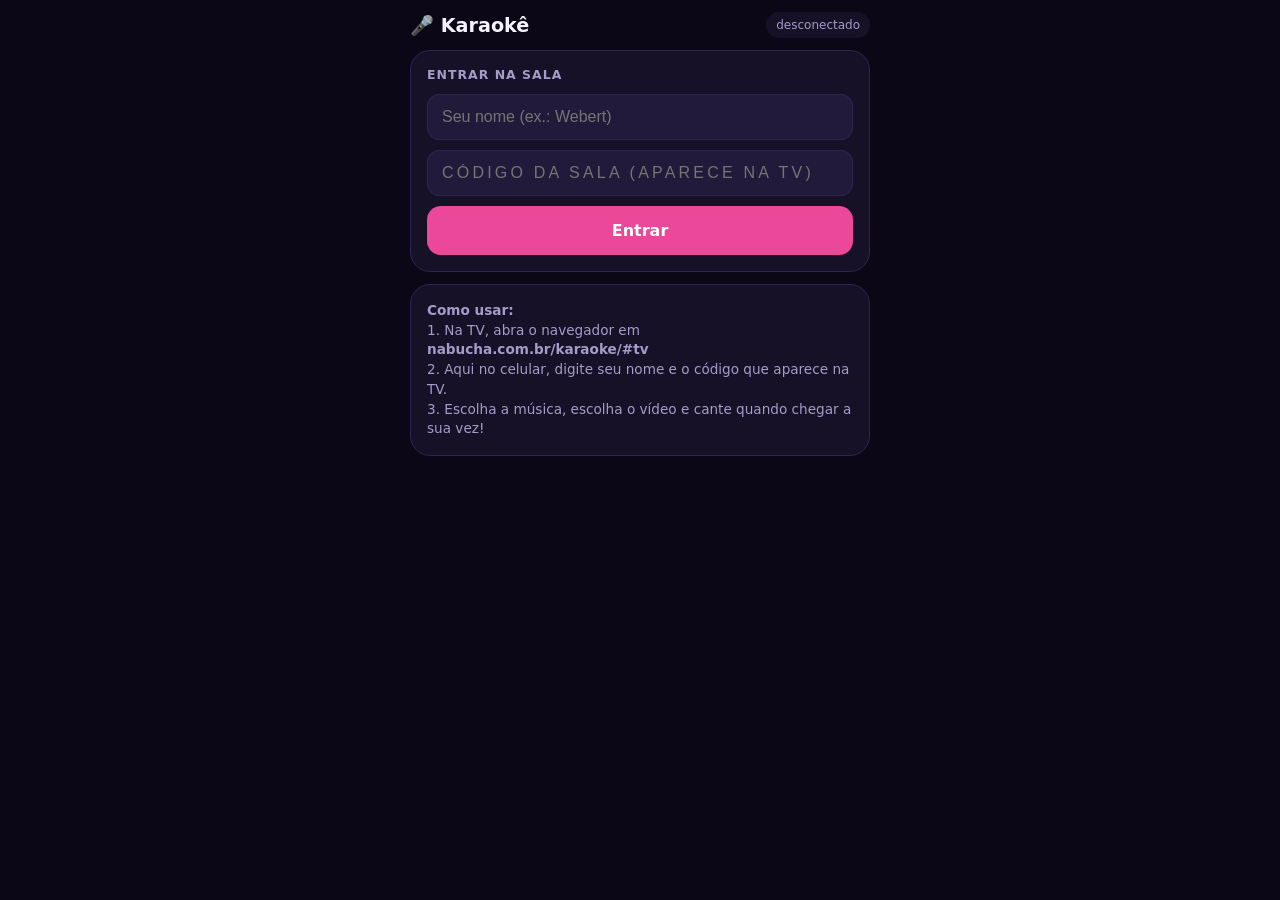
<file: karaoke/index.html>
<!DOCTYPE html>
<html lang="pt-BR">
<head>
<meta charset="utf-8">
<meta name="viewport" content="width=device-width, initial-scale=1, viewport-fit=cover">
<meta name="robots" content="noindex, nofollow">
<meta name="theme-color" content="#0b0716">
<title>Karaokê da Família</title>
<style>
  :root{--bg:#0b0716;--card:#171128;--card2:#221a3a;--line:#2f2550;--txt:#f5f3ff;--mut:#a59cc8;--pink:#ec4899;--violet:#8b5cf6;--green:#22c55e;--amber:#fbbf24;--red:#ef4444}
  *{box-sizing:border-box;-webkit-tap-highlight-color:transparent}
  html,body{margin:0;background:var(--bg);color:var(--txt);font-family:system-ui,-apple-system,"Segoe UI",Roboto,sans-serif}
  button{font-family:inherit}
  .hide{display:none!important}

  /* ================= TV ================= */
  body.tv{overflow:hidden;height:100vh}
  #tv{position:fixed;inset:0}
  #tvLobby{position:absolute;inset:0;display:flex;flex-direction:column;align-items:center;justify-content:center;gap:2.5vh;background:radial-gradient(circle at 30% 20%,#2a1650,#0b0716 70%)}
  #tvLobby h1{font-size:6vh;margin:0}
  .tvJoin{display:flex;align-items:center;gap:4vw;background:var(--card);border:2px solid var(--line);border-radius:3vh;padding:3vh 4vw}
  .tvJoin canvas,.tvJoin img{width:26vh;height:26vh;background:#fff;border-radius:2vh;padding:1.2vh}
  .tvCode{font-size:4vh;color:var(--mut)}
  .tvCode b{display:block;font-size:13vh;letter-spacing:1.5vh;color:var(--amber);line-height:1.1}
  .tvUrl{font-size:2.6vh;color:var(--mut)}
  .tvRow{display:flex;gap:3vw;width:86vw;justify-content:center}
  .tvBox{flex:1;max-width:40vw;background:var(--card);border-radius:2.5vh;padding:2.2vh 2vw;min-height:20vh}
  .tvBox h3{margin:0 0 1.5vh;font-size:2.6vh;color:var(--mut);text-transform:uppercase;letter-spacing:.3vh}
  .tvBox .it{font-size:2.8vh;padding:.8vh 0;border-bottom:1px solid var(--line);display:flex;justify-content:space-between;gap:2vw}
  .tvBox .it:last-child{border:none}
  .tvBox .empty{color:var(--mut);font-size:2.6vh}
  #tvStart{font-size:3.4vh;padding:2vh 4vw;border-radius:99px;border:none;background:var(--pink);color:#fff;font-weight:700}
  #tvStage{position:absolute;inset:0;background:#000}
  #ytWrap{position:absolute;inset:0}
  #ytWrap iframe{width:100%;height:100%}
  #pitchBox{position:absolute;right:2.5vw;top:10vh;width:30vw;height:20vh;background:rgba(10,6,25,.55);border-radius:2vh;overflow:hidden}
  #pitchBox canvas{width:100%;height:100%;display:block}
  #pitchNote{position:absolute;top:1vh;left:1.2vw;font-size:2.6vh;font-weight:800;color:var(--amber);text-shadow:0 .2vh .6vh #000}
  #lyrShade{position:absolute;left:0;right:0;bottom:0;height:48vh;background:linear-gradient(transparent,rgba(5,2,15,.92) 45%);pointer-events:none}
  #lyr{position:absolute;left:4vw;right:4vw;bottom:6vh;text-align:center;pointer-events:none}
  #lyrCur{font-size:7.2vh;font-weight:800;line-height:1.15;filter:drop-shadow(0 .4vh .8vh rgba(0,0,0,.9));background:linear-gradient(90deg,var(--amber) var(--p,0%),#fff var(--p,0%));-webkit-background-clip:text;background-clip:text;color:transparent}
  #lyrNext{font-size:4.4vh;color:#cfc8ea;margin-top:2vh;text-shadow:0 .3vh 1vh #000;min-height:5vh}
  #lyrPrev{font-size:3.2vh;color:#8a82ad;margin-bottom:1.5vh;min-height:4vh}
  #tvTop{position:absolute;top:2.5vh;left:2.5vw;right:2.5vw;display:flex;justify-content:space-between;align-items:flex-start;pointer-events:none}
  .pillTv{background:rgba(10,6,25,.8);border-radius:99px;padding:1.2vh 2.2vw;font-size:2.6vh}
  .pillTv b{color:var(--amber)}
  #tvMsg{position:absolute;inset:0;display:flex;flex-direction:column;align-items:center;justify-content:center;background:rgba(8,4,20,.88);text-align:center;gap:2vh}
  #tvMsg .big{font-size:9vh;font-weight:800}
  #tvMsg .mid{font-size:4vh;color:var(--mut)}
  #tvMsg .score{font-size:20vh;font-weight:900;color:var(--amber);line-height:1}

  /* ================= CELULAR ================= */
  body.phone{padding:calc(env(safe-area-inset-top) + 12px) 14px calc(env(safe-area-inset-bottom) + 90px)}
  .wrap{max-width:460px;margin:0 auto}
  header{display:flex;align-items:center;justify-content:space-between;margin-bottom:12px}
  header h1{font-size:1.2rem;margin:0}
  .pill{font-size:.75rem;padding:6px 10px;border-radius:99px;background:var(--card);color:var(--mut)}
  .pill.ok{color:var(--green)}
  .card{background:var(--card);border:1px solid var(--line);border-radius:20px;padding:16px;margin-bottom:12px}
  .card h2{font-size:.78rem;text-transform:uppercase;letter-spacing:.08em;color:var(--mut);margin:0 0 12px}
  input[type=text]{width:100%;background:var(--card2);border:1px solid var(--line);color:var(--txt);border-radius:12px;padding:13px 14px;font-size:1rem;margin-bottom:10px}
  .btn{width:100%;border:none;border-radius:14px;padding:15px;font-size:1rem;font-weight:700;color:#fff;background:var(--pink)}
  .btn.sec{background:var(--card2);color:var(--txt);border:1px solid var(--line)}
  .btn:disabled{opacity:.4}
  .row{display:flex;gap:8px}
  .row .btn{flex:1}
  .tabs{position:fixed;left:0;right:0;bottom:0;display:flex;background:#120c22;border-top:1px solid var(--line);padding:8px 8px calc(env(safe-area-inset-bottom) + 8px);z-index:5}
  .tabs button{flex:1;background:none;border:none;color:var(--mut);font-size:.75rem;font-weight:600;display:flex;flex-direction:column;align-items:center;gap:3px;padding:6px 0;border-radius:12px}
  .tabs button b{font-size:1.4rem;line-height:1}
  .tabs button.on{color:var(--txt);background:var(--card2)}
  .cats{display:flex;gap:6px;overflow-x:auto;margin-bottom:10px;padding-bottom:2px}
  .cats button{flex:none;border:1px solid var(--line);background:var(--card2);color:var(--txt);border-radius:99px;padding:8px 12px;font-size:.85rem;font-weight:600}
  .cats button.on{background:var(--violet);border-color:var(--violet)}
  .song{display:flex;align-items:center;gap:10px;padding:12px 4px;border-bottom:1px solid var(--line)}
  .song:last-child{border:none}
  .song .t{flex:1;min-width:0}
  .song .t b{display:block;font-size:.98rem;white-space:nowrap;overflow:hidden;text-overflow:ellipsis}
  .song .t span{font-size:.82rem;color:var(--mut)}
  .song button{flex:none;border:none;background:var(--pink);color:#fff;border-radius:10px;padding:9px 12px;font-weight:700;font-size:.85rem}
  .vids{display:grid;grid-template-columns:1fr 1fr;gap:8px}
  .vid{background:var(--card2);border:2px solid var(--line);border-radius:12px;overflow:hidden;color:var(--txt);text-align:left;padding:0}
  .vid img{width:100%;aspect-ratio:16/9;object-fit:cover;display:block}
  .vid div{padding:6px 8px;font-size:.75rem;line-height:1.3;height:4.8em;overflow:hidden}
  .q{display:flex;gap:10px;align-items:center;padding:10px 0;border-bottom:1px solid var(--line)}
  .q:last-child{border:none}
  .q .n{width:28px;height:28px;border-radius:50%;background:var(--card2);display:flex;align-items:center;justify-content:center;font-weight:700;font-size:.85rem;flex:none}
  .q .t{flex:1;min-width:0;font-size:.92rem}
  .q .t span{display:block;color:var(--mut);font-size:.8rem}
  .q button{border:none;background:none;color:var(--mut);font-size:1.1rem}
  .now{background:linear-gradient(135deg,#3b1d6e,#5b1d4e);border:none}
  #nowBar{position:sticky;top:0;z-index:4;margin:0 -14px 12px;padding:10px 14px;background:rgba(18,12,34,.96);border-bottom:1px solid var(--line);backdrop-filter:blur(6px)}
  #nowBar .ttl{font-size:.82rem;color:var(--mut);margin-bottom:8px;white-space:nowrap;overflow:hidden;text-overflow:ellipsis}
  #nowBar .ttl b{color:var(--txt)}
  #nowBar .row .btn{padding:13px 4px;font-size:.92rem}
  #nowBar .lb{flex:.8!important;font-size:1.1rem!important}
  .btn.warn{background:var(--red)}
  .btn.go{background:var(--green);color:#052e12}
  #tvPause{position:absolute;inset:0;display:flex;flex-direction:column;align-items:center;justify-content:center;background:rgba(8,4,20,.75);gap:2vh}
  #tvPause .big{font-size:12vh;font-weight:900}
  #tvPause .mid{font-size:3.6vh;color:var(--mut)}
  .ctrl{display:grid;grid-template-columns:1fr 1fr;gap:8px}
  .ctrl .btn{padding:16px 6px;font-size:.95rem}
  .muted{color:var(--mut);font-size:.85rem;line-height:1.45}
  .meter{height:14px;background:var(--card2);border-radius:7px;overflow:hidden;margin:10px 0}
  .meter div{height:100%;width:0;background:linear-gradient(90deg,var(--green),var(--amber),var(--pink));transition:width .08s}
  .bigScore{font-size:3.6rem;font-weight:900;text-align:center;color:var(--amber);line-height:1}
  .rank{display:flex;justify-content:space-between;padding:9px 0;border-bottom:1px solid var(--line);font-size:.95rem}
  .rank:last-child{border:none}
  .err{background:rgba(239,68,68,.12);border:1px solid rgba(239,68,68,.4);color:#fecaca;padding:12px;border-radius:12px;font-size:.88rem;margin-bottom:12px}
  .modal{position:fixed;inset:0;background:rgba(5,2,15,.8);z-index:9;display:flex;align-items:flex-end;justify-content:center}
  .sheet{background:var(--card);border-radius:22px 22px 0 0;padding:18px 16px calc(env(safe-area-inset-bottom) + 18px);width:100%;max-width:520px;max-height:88vh;overflow:auto}
  .sheet h3{margin:0 0 4px;font-size:1.05rem}
</style>
</head>
<body>

<!-- ======================= TV ======================= -->
<div id="tv" class="hide">
  <div id="tvLobby">
    <h1>🎤 Karaokê da Família</h1>
    <div class="tvJoin">
      <div id="qr"></div>
      <div>
        <div class="tvCode">Código da sala<b id="tvCode">····</b></div>
        <div class="tvUrl">Aponte a câmera do celular para o QR<br>ou entre em <b>nabucha.com.br/karaoke</b></div>
      </div>
    </div>
    <button id="tvStart">▶ Aperte OK no controle para liberar o som</button>
    <div class="tvRow">
      <div class="tvBox"><h3>Cantores</h3><div id="tvPlayers"><div class="empty">Ninguém entrou ainda</div></div></div>
      <div class="tvBox"><h3>Próximas</h3><div id="tvQueue"><div class="empty">Escolha uma música no celular</div></div></div>
    </div>
  </div>
  <div id="tvStage" class="hide">
    <div id="ytWrap"><div id="yt"></div></div>
    <div id="lyrShade"></div>
    <div id="pitchBox" class="hide"><canvas id="pitchCv" width="600" height="220"></canvas><div id="pitchNote">—</div></div>
    <div id="lyr"><div id="lyrPrev"></div><div id="lyrCur"></div><div id="lyrNext"></div></div>
    <div id="tvTop"><div class="pillTv" id="tvNow"></div><div class="pillTv">Sala <b id="tvCode2"></b></div></div>
    <div id="tvToast" class="pillTv hide" style="position:absolute;top:10vh;left:50%;transform:translateX(-50%);font-size:3vh;background:rgba(34,197,94,.9);color:#052e12;font-weight:700"></div>
    <div id="tvPause" class="hide"><div class="big">⏸ Pausado</div><div class="mid">Toque em “Continuar” no celular</div></div>
  </div>
  <div id="tvMsg" class="hide"></div>
</div>

<!-- ======================= CELULAR ======================= -->
<div id="phone" class="wrap hide">
  <header><h1>🎤 Karaokê</h1><div id="conn" class="pill">desconectado</div></header>
  <div id="pErr" class="err hide"></div>

  <!-- entrar -->
  <section id="pJoin">
    <div class="card">
      <h2>Entrar na sala</h2>
      <input id="jName" type="text" maxlength="16" placeholder="Seu nome (ex.: Webert)">
      <input id="jCode" type="text" maxlength="4" placeholder="Código da sala (aparece na TV)" style="text-transform:uppercase;letter-spacing:.2em">
      <button id="jGo" class="btn">Entrar</button>
    </div>
    <div class="card muted">
      <b>Como usar:</b><br>
      1. Na TV, abra o navegador em <b>nabucha.com.br/karaoke/#tv</b><br>
      2. Aqui no celular, digite seu nome e o código que aparece na TV.<br>
      3. Escolha a música, escolha o vídeo e cante quando chegar a sua vez!
    </div>
  </section>

  <!-- abas -->
  <section id="pApp" class="hide">
    <div id="nowBar" class="hide">
      <div class="ttl" id="nbTitle"></div>
      <div class="row" id="nbPlay">
        <button class="btn sec" id="nbPause">⏸ Pausar</button>
        <button class="btn sec" id="nbStop">⏹ Parar</button>
        <button class="btn sec" id="nbSkip">⏭ Pular</button>
      </div>
      <div id="nbLyr" style="margin-top:8px">
        <div class="row">
          <button class="btn sec lb" data-c="off-" title="Letra atrasa">⏪</button>
          <button class="btn" id="nbSync" style="flex:2.4;background:var(--violet)">👆 Sincronizar letra</button>
          <button class="btn sec lb" data-c="off+" title="Letra adianta">⏩</button>
        </div>
        <div class="muted" style="font-size:.74rem;margin-top:6px;text-align:center" id="nbLyrTxt">Toque em <b>Sincronizar</b> na hora em que a <b>linha de baixo</b> da TV deveria começar.</div>
      </div>
      <button class="btn go hide" id="nbNext">▶ Tocar a próxima</button>
    </div>
    <div id="tabSongs">
      <div id="myTurn" class="card now hide">
        <h2 style="color:#fff">🎤 Sua vez de cantar!</h2>
        <div class="meter"><div id="myMeter"></div></div>
        <div class="row" style="align-items:center"><div class="muted" style="flex:1;color:#f0e6ff" id="myHint">Cante perto do celular. Sua nota vai sendo calculada.</div><div class="bigScore" id="myLive" style="font-size:2.4rem">0</div></div>
        <div class="row" style="margin-top:10px">
          <button class="btn" id="vToggle" style="flex:2;background:var(--green);color:#052e12">🎤 Voz na TV: ligada</button>
          <button class="btn sec" id="vEcho" style="flex:1">Eco</button>
        </div>
        <div class="row" style="margin-top:8px">
          <button class="btn sec" data-vc="mic-">🔉 Voz</button>
          <div class="muted" id="vVol" style="flex:1;text-align:center;align-self:center;color:#f0e6ff">100%</div>
          <button class="btn sec" data-vc="mic+">🔊 Voz</button>
        </div>
        <div class="muted" style="font-size:.75rem;margin-top:8px;color:#e9dcff">Se der apito (microfonia), abaixe a voz ou afaste o celular da TV.</div>
      </div>
      <div class="card">
        <input id="sFind" type="text" placeholder="🔎 Buscar música ou cantor">
        <div class="cats" id="cats"></div>
        <div id="songList"></div>
        <div id="otherBox" class="hide" style="padding-top:10px">
          <div class="muted" style="margin-bottom:8px">Não está na lista? Busque direto:</div>
          <button id="otherGo" class="btn sec">🔎 Procurar “<span id="otherQ"></span>” no YouTube</button>
        </div>
      </div>
    </div>

    <div id="tabQueue" class="hide">
      <div class="card now" id="nowCard"><h2 style="color:#fff">Tocando agora</h2><div id="nowTxt" class="muted" style="color:#f0e6ff">Nada tocando</div></div>
      <div class="card"><h2>Fila</h2><div id="qList"></div></div>
    </div>

    <div id="tabCtrl" class="hide">
      <div class="card">
        <h2>Controle da TV</h2>
        <div class="ctrl">
          <button class="btn sec" data-cmd="pause">⏯ Pausar / tocar</button>
          <button class="btn sec" data-cmd="skip">⏭ Pular música</button>
          <button class="btn sec" data-cmd="restart">⏮ Recomeçar</button>
          <button class="btn sec" data-cmd="fs">⛶ Tela cheia</button>
        </div>
      </div>
      <div class="card">
        <h2>Letra fora do tempo?</h2>
        <div class="muted" style="margin-bottom:10px">Se a letra aparece <b>antes</b> da voz, toque em “Atrasar”. Se aparece <b>depois</b>, “Adiantar”. Fica salvo para essa música.</div>
        <div class="ctrl">
          <button class="btn sec" data-cmd="off-">⏪ Atrasar 0,5 s</button>
          <button class="btn sec" data-cmd="off+">⏩ Adiantar 0,5 s</button>
          <button class="btn sec" data-cmd="off--">⏪⏪ Atrasar 2 s</button>
          <button class="btn sec" data-cmd="off++">⏩⏩ Adiantar 2 s</button>
          <button class="btn sec" data-cmd="syncreset" style="grid-column:1/3">↺ Zerar ajuste da letra</button>
        </div>
        <div class="muted" style="text-align:center;margin-top:8px">Ajuste atual: <b id="offTxt">0,0 s</b></div>
      </div>
      <div class="card">
        <h2>Volume da música</h2>
        <div class="ctrl">
          <button class="btn sec" data-cmd="vol-">🔉 Mais baixo</button>
          <button class="btn sec" data-cmd="vol+">🔊 Mais alto</button>
        </div>
      </div>
    </div>

    <div id="tabRank" class="hide">
      <div class="card"><h2>Placar</h2><div id="rankList"></div></div>
      <div class="card"><h2>Últimas notas</h2><div id="histList"></div></div>
    </div>
  </section>

  <nav id="tabs" class="tabs hide">
    <button data-tab="tabSongs" class="on"><b>🎵</b>Músicas</button>
    <button data-tab="tabQueue"><b>📋</b>Fila</button>
    <button data-tab="tabCtrl"><b>🎛️</b>Controle</button>
    <button data-tab="tabRank"><b>🏆</b>Placar</button>
  </nav>
</div>

<div id="modal" class="modal hide"><div class="sheet" id="sheet"></div></div>

<script src="lib/peerjs.min.js"></script>
<script src="lib/qrcode.js"></script>
<script>
(() => {
const YT_KEY = 'AIzaSyAJr-f91Okbwdvk2mc-mji6ZazTlRWiLck';
const PREFIX = 'nabucha-kk-';
const TESTP = new URLSearchParams(location.search).get('peerhost');
const PEER_OPTS = TESTP ? { host: TESTP, port: 9000, path: '/', secure: false, debug: 0 } : { debug: 0 };
const $ = id => document.getElementById(id);
const esc = s => String(s ?? '').replace(/[&<>"]/g, c => ({'&':'&amp;','<':'&lt;','>':'&gt;','"':'&quot;'}[c]));
const ls = { get(k, d) { try { const v = localStorage.getItem('kk_' + k); return v === null ? d : JSON.parse(v); } catch(_) { return d; } },
             set(k, v) { try { localStorage.setItem('kk_' + k, JSON.stringify(v)); } catch(_) {} } };

// ------------------------- MÚSICAS -------------------------
const SONGS = [
  // Modão / sertanejo
  ['Evidências','Chitãozinho & Xororó','modao'],['Fio de Cabelo','Chitãozinho & Xororó','modao'],
  ['Estrada da Vida','Milionário & José Rico','modao'],['Chico Mineiro','Tonico & Tinoco','modao'],
  ['Menino da Porteira','Sérgio Reis','modao'],['Blusa Vermelha','Trio Parada Dura','modao'],
  ['Telefone Mudo','Trio Parada Dura','modao'],['Pagode em Brasília','Tião Carreiro & Pardinho','modao'],
  ['Ainda Ontem Chorei de Saudade','João Mineiro & Marciano','modao'],['Entre Tapas e Beijos','Leandro & Leonardo','modao'],
  ['Pense em Mim','Leandro & Leonardo','modao'],['Talismã','Leonardo','modao'],
  ['É o Amor','Zezé Di Camargo & Luciano','modao'],['No Dia em que Eu Saí de Casa','Zezé Di Camargo & Luciano','modao'],
  ['Estou Apaixonado','João Paulo & Daniel','modao'],['Dormi na Praça','Bruno & Marrone','modao'],
  ['Boate Azul','Bruno & Marrone','modao'],['Saudade','Chrystian & Ralf','modao'],
  ['Romaria','Renato Teixeira','modao'],['Tocando em Frente','Almir Sater','modao'],
  ['Cabecinha no Ombro','Paulo Borges','modao'],['Majestade o Sabiá','Roberta Miranda','modao'],
  // Pop rock nacional
  ['Sou a Barbie Girl','Kelly Key','nacional'],
  ['Tempo Perdido','Legião Urbana','nacional'],['Só os Loucos Sabem','Charlie Brown Jr.','nacional'],
  ['Garota Nacional','Skank','nacional'],['Epitáfio','Titãs','nacional'],
  ['Pro Dia Nascer Feliz','Barão Vermelho','nacional'],['Como uma Onda','Lulu Santos','nacional'],
  ['Fácil','Jota Quest','nacional'],['Meu Erro','Os Paralamas do Sucesso','nacional'],
  // Internacionais
  ['Bohemian Rhapsody','Queen','inter'],["Livin' on a Prayer",'Bon Jovi','inter'],
  ["Sweet Child O' Mine","Guns N' Roses",'inter'],["Don't Stop Believin'",'Journey','inter'],
  ['Hotel California','Eagles','inter'],['Wonderwall','Oasis','inter'],
  ["Summer of '69",'Bryan Adams','inter'],['It Must Have Been Love','Roxette','inter'],
  ['Hey Jude','The Beatles','inter'],["Can't Help Falling in Love",'Elvis Presley','inter'],
  ["I Don't Want to Miss a Thing",'Aerosmith','inter'],['Wind of Change','Scorpions','inter'],
  ['Eye of the Tiger','Survivor','inter'],['I Will Survive','Gloria Gaynor','inter'],
  ['Dancing Queen','ABBA','inter'],['Billie Jean','Michael Jackson','inter'],
  ['I Will Always Love You','Whitney Houston','inter'],['Total Eclipse of the Heart','Bonnie Tyler','inter'],
  ['Africa','Toto','inter'],['In the End','Linkin Park','inter'],
].map(([title, artist, cat]) => ({ title, artist, cat }));
const CATS = [['all','Todas'],['modao','🤠 Modão'],['nacional','🇧🇷 Nacionais'],['inter','🌎 Internacionais']];

// ------------------------- VOZ: baixa latência -------------------------
function lowLatSdp(sdp) {
  const m = sdp.match(/a=rtpmap:(\d+) opus\/48000/i);
  if (!m) return sdp;
  const pt = m[1];
  sdp = sdp.replace(new RegExp('a=fmtp:' + pt + ' ([^\r\n]*)'), (all, p) => 'a=fmtp:' + pt + ' ' + p.split(';').map(x => x.trim()).filter(x => x && !/^(minptime|ptime|maxptime|stereo|useinbandfec|maxaveragebitrate)=/.test(x)).concat(['minptime=10', 'stereo=0', 'useinbandfec=0', 'maxaveragebitrate=64000']).join(';'));
  sdp = sdp.replace(/a=ptime:\d+\r?\n/g, '').replace(/a=maxptime:\d+\r?\n/g, '');
  sdp = sdp.replace(/(m=audio[^\r\n]*\r?\n)/, '$1a=ptime:10\r\na=maxptime:10\r\n');
  return sdp;
}
function zeroJitter(pc) {
  if (!pc) return;
  const apply = () => { try { pc.getReceivers().forEach(r => { try { r.playoutDelayHint = 0; } catch(_) {} try { r.jitterBufferTarget = 0; } catch(_) {} }); } catch(_) {} };
  apply(); [200, 800, 2000, 5000].forEach(t => setTimeout(apply, t));
}

// ------------------------- LETRAS (LRCLIB) -------------------------
function parseLRC(lrc) {
  const out = [];
  for (const raw of (lrc || '').split(/\r?\n/)) {
    const tags = [...raw.matchAll(/\[(\d+):(\d+(?:\.\d+)?)\]/g)];
    if (!tags.length) continue;
    const text = raw.replace(/\[[^\]]*\]/g, '').trim();
    for (const m of tags) out.push({ t: +m[1] * 60 + parseFloat(m[2]), text });
  }
  return out.sort((a, b) => a.t - b.t);
}
const normT = s => String(s || '').normalize('NFD').replace(/[̀-ͯ]/g, '').toLowerCase();
const lrcCache = {};
async function lrcCandidates(song) {
  const k = song.title + '|' + song.artist;
  if (lrcCache[k]) return lrcCache[k];
  const urls = [
    'https://lrclib.net/api/search?track_name=' + encodeURIComponent(song.title) + '&artist_name=' + encodeURIComponent((song.artist || '').split(/ & | e /)[0]),
    'https://lrclib.net/api/search?q=' + encodeURIComponent(song.title + ' ' + (song.artist || '')),
  ];
  for (const u of urls) {
    try {
      const r = await fetch(u); if (!r.ok) continue;
      const list = (await r.json()).filter(x => x.syncedLyrics && !x.instrumental && normT(x.trackName).includes(normT(song.title).slice(0, 8)));
      if (list.length) return (lrcCache[k] = list);
    } catch (_) {}
  }
  return (lrcCache[k] = []);
}
async function fetchLyrics(song, durHint) {
  const list = (await lrcCandidates(song)).slice();
  if (!list.length) return null;
  if (durHint) list.sort((a, b) => Math.abs((a.duration || 0) - durHint) - Math.abs((b.duration || 0) - durHint));
  const best = list[0];
  return { lines: parseLRC(best.syncedLyrics), duration: best.duration };
}

// ------------------------- YOUTUBE -------------------------
async function ytSearch(q) {
  const cacheKey = 'yt2_' + q.toLowerCase();
  const cached = ls.get(cacheKey, null);
  if (cached) return cached;
  const u = 'https://www.googleapis.com/youtube/v3/search?part=snippet&type=video&videoEmbeddable=true&maxResults=6&q=' + encodeURIComponent(q) + '&key=' + YT_KEY;
  const r = await fetch(u);
  const j = await r.json();
  if (j.error) throw new Error(j.error.message || 'YouTube');
  const res = (j.items || []).map(it => ({ id: it.id.videoId, title: it.snippet.title.replace(/&amp;/g,'&').replace(/&#39;/g,"'").replace(/&quot;/g,'"'), ch: it.snippet.channelTitle, thumb: it.snippet.thumbnails?.medium?.url }));
  try {
    const ids = res.map(v => v.id).join(',');
    const d = await (await fetch('https://www.googleapis.com/youtube/v3/videos?part=contentDetails&id=' + ids + '&key=' + YT_KEY)).json();
    const dur = {};
    (d.items || []).forEach(it => { const m = it.contentDetails.duration.match(/PT(?:(\d+)H)?(?:(\d+)M)?(?:(\d+)S)?/); if (m) dur[it.id] = (+m[1] || 0) * 3600 + (+m[2] || 0) * 60 + (+m[3] || 0); });
    res.forEach(v => v.dur = dur[v.id] || 0);
  } catch (_) {}
  ls.set(cacheKey, res);
  return res;
}

// =========================================================
// ========================== TV ===========================
// =========================================================
function startTV() {
  document.body.className = 'tv';
  $('tv').classList.remove('hide');
  let code = ls.get('room', null);
  if (!code) { code = Array.from({ length: 4 }, () => 'ABCDEFGHJKLMNPQRSTUVWXYZ'[Math.floor(Math.random() * 24)]).join(''); ls.set('room', code); }
  $('tvCode').textContent = code; $('tvCode2').textContent = code;
  try {
    const qr = qrcode(0, 'M'); qr.addData('https://nabucha.com.br/karaoke/#sala-' + code); qr.make();
    $('qr').innerHTML = qr.createImgTag(8, 0);
  } catch (_) {}

  const conns = new Map();         // peerId -> conn
  const players = new Map();       // peerId -> {name, total, best, count}
  let queue = [];                  // {qid, pid, name, song, videoId}
  let current = null;              // item atual
  let phase = 'lobby';             // lobby | loading | playing | result
  let lines = [], fit = { a: 1, b: 0, pts: [] }, shownNext = -1, history = ls.get('hist', []);
  let player = null, ytReady = false, unlocked = false, volume = 80;
  let lastTickSent = 0, paused = false, hold = false, pitchHist = [];
  let vctx = null, micGain = null, echoWet = null, micVol = 1.2, echoOn = false, voiceCall = null, voiceEl = null, voiceOn = false;

  function snapshot() {
    return {
      type: 'state', phase,
      current: current && { qid: current.qid, pid: current.pid, name: current.name, song: current.song },
      queue: queue.map(q => ({ qid: q.qid, pid: q.pid, name: q.name, song: q.song })),
      players: [...players.entries()].map(([pid, p]) => ({ pid, name: p.name, total: p.total, best: p.best, count: p.count, on: conns.has(pid) })),
      micVol, echoOn, voiceOn,
      history: history.slice(0, 15), offset: Math.round(fit.b * 10) / 10, tempo: fit.a, paused, hold,
    };
  }
  function broadcast() {
    const s = snapshot();
    for (const c of conns.values()) { try { c.send(s); } catch(_) {} }
    renderLobby();
  }
  function renderLobby() {
    const ps = [...players.values()];
    $('tvPlayers').innerHTML = ps.length ? ps.sort((a,b)=>b.total-a.total).map(p => '<div class="it"><span>🎤 ' + esc(p.name) + '</span><b>' + p.total + ' pts</b></div>').join('') : '<div class="empty">Ninguém entrou ainda</div>';
    $('tvQueue').innerHTML = queue.length ? queue.slice(0, 6).map((q, i) => '<div class="it"><span>' + (i+1) + '. ' + esc(q.song.title) + '</span><span style="color:var(--mut)">' + esc(q.name) + '</span></div>').join('') : '<div class="empty">Escolha uma música no celular</div>';
  }
  function msg(html, ms) {
    $('tvMsg').innerHTML = html; $('tvMsg').classList.remove('hide');
    if (ms) setTimeout(() => $('tvMsg').classList.add('hide'), ms);
  }
  function hideMsg() { $('tvMsg').classList.add('hide'); }

  // ---- conexão ----
  let peer;
  function openPeer() {
    peer = new Peer(PREFIX + code, PEER_OPTS);
    peer.on('open', () => {});
    peer.on('error', e => {
      if (e.type === 'unavailable-id') { // sala presa: gera outro código
        code = Array.from({ length: 4 }, () => 'ABCDEFGHJKLMNPQRSTUVWXYZ'[Math.floor(Math.random() * 24)]).join(''); ls.set('room', code);
        location.reload();
      }
    });
    peer.on('disconnected', () => { try { peer.reconnect(); } catch(_) {} });
    peer.on('call', call => {
      try { voiceCall && voiceCall.close(); } catch(_) {}
      voiceCall = call;
      call.answer(undefined, { sdpTransform: lowLatSdp });
      setTimeout(() => zeroJitter(call.peerConnection), 100);
      call.on('stream', st => attachVoice(st));
      call.on('close', () => { if (voiceCall === call) detachVoice(); });
      call.on('error', () => { if (voiceCall === call) detachVoice(); });
    });
    peer.on('connection', conn => {
      conn.on('open', () => { conns.set(conn.peer, conn); conn.send(snapshot()); });
      conn.on('data', d => onData(conn, d));
      conn.on('close', () => { conns.delete(conn.peer); broadcast(); });
    });
  }
  openPeer();

  function onData(conn, d) {
    const pid = conn.peer;
    if (d.type === 'hello') {
      const p = players.get(pid) || { name: d.name, total: 0, best: 0, count: 0 };
      p.name = d.name; players.set(pid, p);
      // mesmo nome reconectando: herda pontos
      for (const [k, v] of players) if (k !== pid && v.name === d.name && !conns.has(k)) { p.total += v.total; p.best = Math.max(p.best, v.best); p.count += v.count; players.delete(k); queue.forEach(q => { if (q.pid === k) q.pid = pid; }); }
      broadcast();
    } else if (d.type === 'add') {
      const p = players.get(pid); if (!p) return;
      queue.push({ qid: Date.now().toString(36) + Math.random().toString(36).slice(2, 5), pid, name: p.name, song: d.song, videoId: d.videoId, videoDur: d.videoDur || 0 });
      broadcast();
      if (phase === 'lobby' && unlocked && !hold) next();
    } else if (d.type === 'remove') {
      queue = queue.filter(q => q.qid !== d.qid); broadcast();
    } else if (d.type === 'cmd') {
      cmd(d.cmd);
    } else if (d.type === 'ready') {
      if (phase === 'ready' && current && d.qid === current.qid && readyResolve) readyResolve(true);
    } else if (d.type === 'pitch') {
      if (phase === 'playing' && current && d.qid === current.qid) { pitchHist.push({ t: performance.now(), f: d.f }); if (pitchHist.length > 120) pitchHist.splice(0, pitchHist.length - 120); }
    } else if (d.type === 'score') {
      if (!current || d.qid !== current.qid || phase !== 'playing') return;
      finishSong(Math.max(0, Math.min(100, Math.round(d.value))));
    }
  }

  function cmd(c) {
    if (c === 'mic+' || c === 'mic-' || c === 'echo') return cmdVoice(c);
    if (!player || !ytReady) return;
    if (c === 'pause') { if (phase !== 'playing') return; setPaused(!paused); }
    else if (c === 'stop') { stopSong(); }
    else if (c === 'playnext') { hold = false; if (phase === 'lobby' && queue.length) next(); else broadcast(); }
    else if (c === 'skip') { if (phase === 'ready' && readyResolve) { readyResolve(false); endSong(); } else if (current) askScoreOrSkip(); }
    else if (c === 'restart') { player.seekTo(0, true); player.playVideo(); }
    else if (c === 'off+' || c === 'off-' || c === 'off++' || c === 'off--') {
      const step = { 'off+': .5, 'off-': -.5, 'off++': 2, 'off--': -2 }[c];
      fit.b = Math.round((fit.b + step) * 100) / 100; fit.pts = []; saveFit(); broadcast(); tvToast((step > 0 ? '⏩ Letra adiantada ' : '⏪ Letra atrasada ') + Math.abs(step).toString().replace('.', ',') + ' s');
    }
    else if (c === 'sync') { syncTap(); }
    else if (c === 'syncreset') { fit = { a: 1, b: 0, pts: [] }; saveFit(); broadcast(); }
    else if (c === 'vol+' || c === 'vol-') { volume = Math.max(10, Math.min(100, volume + (c === 'vol+' ? 10 : -10))); player.setVolume(volume); }
    else if (c === 'fs') { try { document.documentElement.requestFullscreen(); } catch(_) {} }
  }

  // ---- YouTube ----
  window.onYouTubeIframeAPIReady = () => {
    player = new YT.Player('yt', {
      width: '100%', height: '100%',
      playerVars: { autoplay: 0, controls: 0, rel: 0, modestbranding: 1, playsinline: 1, iv_load_policy: 3, disablekb: 1 },
      events: {
        onReady: () => { ytReady = true; player.setVolume(volume); },
        onStateChange: e => {
          if (e.data === 0 && phase === 'playing') askScoreOrSkip();
          if (phase === 'playing' && (e.data === 1 || e.data === 2)) { const v = e.data === 2; if (v !== paused) { paused = v; $('tvPause').classList.toggle('hide', !v); broadcast(); } }
        },
        onError: e => { if (phase === 'playing' || phase === 'loading') { msg('<div class="big">😕 Esse vídeo não toca aqui</div><div class="mid">Escolha outro vídeo para essa música no celular</div>', 4000); notify(current?.pid, { type: 'videoError', song: current?.song }); setTimeout(() => endSong(null), 4000); } },
      },
    });
  };
  const s = document.createElement('script'); s.src = 'https://www.youtube.com/iframe_api'; document.head.appendChild(s);

  $('tvStart').addEventListener('click', () => {
    unlocked = true;
    ensureVctx(); try { vctx && vctx.resume(); } catch(_) {}
    $('tvStart').textContent = '✅ Som liberado! Escolha uma música no celular';
    $('tvStart').style.background = 'var(--card2)';
    try { document.documentElement.requestFullscreen(); } catch(_) {}
    if (queue.length && phase === 'lobby' && !hold) next();
  });
  $('tvStart').focus();

  function saveFit() { if (current) ls.set('fit_' + current.videoId, fit); }
  // Toque no instante em que a linha "próxima" (a de baixo na TV) deveria começar
  function syncTap() {
    if (phase !== 'playing' || !lines.length || shownNext < 0 || !lines[shownNext]) return;
    let vt; try { vt = player.getCurrentTime() - 0.15; } catch(_) { return; }
    const lt = lines[shownNext].t;
    fit.pts.push([vt, lt]); fit.pts = fit.pts.slice(-6);
    const xs = fit.pts.map(p => p[0]), span = Math.max(...xs) - Math.min(...xs);
    if (fit.pts.length >= 2 && span >= 20) {
      const n = fit.pts.length, mx = xs.reduce((a, b) => a + b) / n, my = fit.pts.reduce((a, p) => a + p[1], 0) / n;
      let sxy = 0, sxx = 0; fit.pts.forEach(([x, y]) => { sxy += (x - mx) * (y - my); sxx += (x - mx) ** 2; });
      let a = sxx ? sxy / sxx : 1; a = Math.max(0.9, Math.min(1.1, a));
      fit.a = a; fit.b = my - a * mx;
    } else {
      fit.b = lt - fit.a * vt;
    }
    saveFit(); broadcast(); tvToast('✅ Letra sincronizada');
  }
  let toastT = null;
  function tvToast(t) { $('tvToast').textContent = t; $('tvToast').classList.remove('hide'); clearTimeout(toastT); toastT = setTimeout(() => $('tvToast').classList.add('hide'), 1500); }
  function cmdVoice(c) {
    if (c === 'mic+' || c === 'mic-') { micVol = Math.max(0, Math.min(3, Math.round((micVol + (c === 'mic+' ? .2 : -.2)) * 10) / 10)); if (micGain) micGain.gain.value = micVol; broadcast(); tvToast('🎤 Volume da voz ' + Math.round(micVol / 1.2 * 100) + '%'); }
    else if (c === 'echo') { echoOn = !echoOn; if (echoWet) echoWet.gain.value = echoOn ? .28 : 0; broadcast(); tvToast(echoOn ? '🎤 Eco ligado' : '🎤 Eco desligado'); }
  }
  // ---- voz do cantor saindo na TV ----
  function ensureVctx() {
    if (vctx) return;
    try {
      vctx = new (window.AudioContext || window.webkitAudioContext)({ latencyHint: 0 });
      micGain = vctx.createGain(); micGain.gain.value = micVol;
      const comp = vctx.createDynamicsCompressor(); comp.threshold.value = -24; comp.ratio.value = 4;
      const hp = vctx.createBiquadFilter(); hp.type = 'highpass'; hp.frequency.value = 120;
      const d = vctx.createDelay(1); d.delayTime.value = .11;
      const fb = vctx.createGain(); fb.gain.value = .28;
      echoWet = vctx.createGain(); echoWet.gain.value = echoOn ? .28 : 0;
      micGain.connect(hp).connect(comp);
      comp.connect(vctx.destination);
      comp.connect(d); d.connect(fb).connect(d); d.connect(echoWet).connect(vctx.destination);
    } catch (_) { vctx = null; }
  }
  function attachVoice(st) {
    detachVoice(true);
    voiceEl = new Audio(); voiceEl.srcObject = st; voiceEl.muted = true; voiceEl.play().catch(() => {});
    ensureVctx();
    if (vctx) {
      if (vctx.state === 'suspended') vctx.resume().catch(() => {});
      const src = vctx.createMediaStreamSource(st); src.connect(micGain); voiceEl._src = src;
    } else { voiceEl.muted = false; voiceEl.volume = 1; }
    zeroJitter(voiceCall && voiceCall.peerConnection);
    voiceOn = true; broadcast();
    tvToast('🎤 Voz de ' + (current ? current.name : 'cantor') + ' na TV');
  }
  function detachVoice(silent) {
    try { voiceEl && voiceEl._src && voiceEl._src.disconnect(); } catch(_) {}
    try { voiceEl && (voiceEl.srcObject = null); } catch(_) {}
    voiceEl = null;
    if (!silent) { voiceOn = false; broadcast(); }
  }
  function setPaused(v) {
    paused = v;
    try { v ? player.pauseVideo() : player.playVideo(); } catch(_) {}
    $('tvPause').classList.toggle('hide', !v);
    broadcast();
  }
  function stopSong() {
    if (!current || (phase !== 'playing' && phase !== 'loading' && phase !== 'ready')) return;
    if (readyResolve) readyResolve(false);
    notify(current.pid, { type: 'stopped' });
    try { player.stopVideo(); } catch(_) {}
    paused = false; $('tvPause').classList.add('hide');
    current = null; phase = 'lobby'; hold = true;
    showLobby();
    msg('<div class="big">⏹ Música parada</div><div class="mid">Quando quiserem, toquem em “Tocar a próxima” no celular</div>', 2500);
    broadcast();
  }
  function notify(pid, obj) { const c = conns.get(pid); if (c) try { c.send(obj); } catch(_) {} }

  async function next() {
    if (!queue.length) { phase = 'lobby'; current = null; showLobby(); broadcast(); return; }
    if (hold) { phase = 'lobby'; current = null; showLobby(); broadcast(); return; }
    current = queue.shift();
    phase = 'loading'; lines = []; paused = false; $('tvPause').classList.add('hide');
    fit = ls.get('fit_' + current.videoId, null) || { a: 1, b: 0, pts: [] }; shownNext = -1;
    broadcast();
    $('tvLobby').classList.add('hide'); $('tvStage').classList.remove('hide');
    $('tvNow').innerHTML = '🎤 <b>' + esc(current.name) + '</b> · ' + esc(current.song.title) + ' — ' + esc(current.song.artist);
    msg('<div class="mid">Agora é a vez de</div><div class="big">🎤 ' + esc(current.name) + '</div><div class="mid">' + esc(current.song.title) + ' — ' + esc(current.song.artist) + '</div><div class="mid" style="font-size:2.6vh">Carregando a letra…</div>');
    $('lyrPrev').textContent = ''; $('lyrCur').textContent = ''; $('lyrNext').textContent = '';
    const lyr = await fetchLyrics(current.song, current.videoDur || null);
    lines = lyr ? lyr.lines : [];
    if (!lines.length) $('lyrNext').textContent = 'Letra sincronizada não encontrada para essa música — solta a voz assim mesmo! 🎶';
    await new Promise(r => setTimeout(r, 2500));
    if (!ytReady) await new Promise(r => { const iv = setInterval(() => { if (ytReady) { clearInterval(iv); r(); } }, 200); });
    // espera o cantor tocar em "Estou pronto!" (libera o microfone e ninguém perde o começo)
    phase = 'ready'; broadcast();
    const go = await waitReady(current);
    if (!go || !current) return;
    hideMsg();
    phase = 'playing'; pitchHist = []; broadcast();
    player.loadVideoById(current.videoId);
    player.setVolume(volume);
    notify(current.pid, { type: 'yourTurn', qid: current.qid });
  }
  let readyResolve = null;
  function waitReady(item) {
    return new Promise(res => {
      readyResolve = v => { readyResolve = null; clearInterval(iv); res(v); };
      notify(item.pid, { type: 'getReady', qid: item.qid, song: item.song });
      let left = conns.has(item.pid) ? 25 : 5;
      const draw = () => msg('<div class="mid">Agora é a vez de</div><div class="big">🎤 ' + esc(item.name) + '</div><div class="mid">' + esc(item.song.title) + ' — ' + esc(item.song.artist) + '</div><div class="mid" style="margin-top:2vh;color:var(--amber)">Toque em <b>“Estou pronto!”</b> no celular</div><div class="mid" style="font-size:2.4vh">começa sozinho em ' + left + ' s</div>');
      draw();
      const iv = setInterval(() => { left--; if (left <= 0) readyResolve && readyResolve(true); else draw(); }, 1000);
    });
  }

  function askScoreOrSkip() {
    if (!current) return;
    const c = conns.get(current.pid);
    if (c) { try { c.send({ type: 'final', qid: current.qid }); } catch(_) {} setTimeout(() => { if (phase === 'playing' && current) finishSong(null); }, 2500); }
    else finishSong(null);
  }
  function finishSong(score) {
    if (phase !== 'playing') return;
    phase = 'result'; paused = false; $('tvPause').classList.add('hide');
    try { player.stopVideo(); } catch(_) {}
    if (score !== null && current) {
      const p = players.get(current.pid);
      if (p) { p.total += score; p.best = Math.max(p.best, score); p.count++; }
      history.unshift({ name: current.name, title: current.song.title, score }); history = history.slice(0, 30); ls.set('hist', history);
      const face = score >= 90 ? '🤩 Arrasou!' : score >= 75 ? '😎 Mandou bem!' : score >= 55 ? '🙂 Foi bem!' : '😅 Bora treinar!';
      msg('<div class="mid">' + esc(current.name) + ' fez</div><div class="score">' + score + '</div><div class="big">' + face + '</div>');
    } else {
      msg('<div class="big">⏭ Próxima!</div>');
    }
    broadcast();
    setTimeout(() => endSong(), score !== null ? 6000 : 1500);
  }
  function endSong() { hideMsg(); try { voiceCall && voiceCall.close(); } catch(_) {} detachVoice(); current = null; phase = 'lobby'; next(); }
  function showLobby() { $('tvStage').classList.add('hide'); $('tvLobby').classList.remove('hide'); try { player.stopVideo(); } catch(_) {} }

  // ---- letra sincronizada ----
  const NOTES = ['Dó','Dó#','Ré','Ré#','Mi','Fá','Fá#','Sol','Sol#','Lá','Lá#','Si'];
  function drawPitch() {
    const box = $('pitchBox'), on = phase === 'playing' && pitchHist.length > 0;
    box.classList.toggle('hide', !on);
    if (!on) return;
    const cv = $('pitchCv'), g = cv.getContext('2d'), W = cv.width, H = cv.height, now = performance.now(), span = 6000;
    g.clearRect(0, 0, W, H);
    g.strokeStyle = 'rgba(255,255,255,.08)'; g.lineWidth = 1;
    for (let k = 0; k <= 6; k++) { const y = H * k / 6; g.beginPath(); g.moveTo(0, y); g.lineTo(W, y); g.stroke(); }
    const lo = 40, hi = 79, yOf = m => H - (Math.max(lo, Math.min(hi, m)) - lo) / (hi - lo) * H;
    let prev = null; g.lineWidth = 6; g.lineCap = 'round';
    for (const p of pitchHist) {
      const age = now - p.t; if (age > span) { prev = null; continue; }
      const x = W - age / span * W;
      if (!p.f) { prev = null; continue; }
      const m = 69 + 12 * Math.log2(p.f / 440), y = yOf(m);
      if (prev && Math.abs(m - prev[2]) > 9) prev = null;
      if (prev) { g.strokeStyle = 'rgba(251,191,36,' + (1 - age / span * .7) + ')'; g.beginPath(); g.moveTo(prev[0], prev[1]); g.lineTo(x, y); g.stroke(); }
      prev = [x, y, m];
    }
    const last = pitchHist[pitchHist.length - 1];
    if (last && last.f && now - last.t < 400) { const m = Math.round(69 + 12 * Math.log2(last.f / 440)); $('pitchNote').textContent = '🎤 ' + NOTES[((m % 12) + 12) % 12]; }
    else $('pitchNote').textContent = '🎤 …';
  }
  function frame() {
    requestAnimationFrame(frame);
    drawPitch();
    if (phase !== 'playing' || !player || !ytReady || !lines.length) return;
    let t;
    try { t = fit.a * player.getCurrentTime() + fit.b; } catch(_) { return; }
    let i = -1;
    for (let k = 0; k < lines.length; k++) { if (lines[k].t <= t) i = k; else break; }
    const cur = lines[i], nxt = lines[i + 1];
    shownNext = i + 1;
    const gap = !cur || !cur.text, untilNext = nxt ? nxt.t - t : 99;
    let curTxt;
    if (gap && nxt && untilNext <= 3.5) curTxt = ['', '●', '● ●', '● ● ●', '● ● ●'][Math.ceil(untilNext)] || '● ● ●';
    else curTxt = cur ? (cur.text || '♪ ♪ ♪') : (lines[0] ? '♪ prepare-se… ♪' : '');
    if ($('lyrCur').textContent !== curTxt) {
      $('lyrCur').textContent = curTxt;
      $('lyrPrev').textContent = (lines[i - 1] && lines[i - 1].text) || '';
      $('lyrNext').textContent = nxt ? (nxt.text || '') : '';
    }
    let p = 0, active = false;
    if (cur && cur.text) {
      const end = nxt ? nxt.t : cur.t + 5;
      p = Math.min(1, (t - cur.t) / Math.max(.5, (end - cur.t) * .9));
      active = t < end - .2;
    } else if (!cur && lines[0]) {
      p = 0;
    }
    $('lyrCur').style.setProperty('--p', (p * 100).toFixed(1) + '%');
    const now = performance.now();
    if (now - lastTickSent > 250 && current) {
      lastTickSent = now;
      const st = player.getPlayerState();
      notify(current.pid, { type: 'tick', qid: current.qid, active: active && st === 1 });
    }
  }
  requestAnimationFrame(frame);
  renderLobby();
}

// =========================================================
// ======================== CELULAR ========================
// =========================================================
function startPhone() {
  document.body.className = 'phone';
  $('phone').classList.remove('hide');
  const m = location.hash.match(/sala-([A-Z]{4})/i);
  $('jName').value = ls.get('name', '');
  $('jCode').value = m ? m[1].toUpperCase() : ls.get('code', '');

  let peer = null, conn = null, state = null, myId = null, wantCode = null, retry = null;
  const err = t => { $('pErr').textContent = t; $('pErr').classList.toggle('hide', !t); };
  const setConn = (ok, t) => { $('conn').textContent = t; $('conn').classList.toggle('ok', ok); };

  $('jGo').addEventListener('click', join);
  async function join() {
    const name = $('jName').value.trim(), code = $('jCode').value.trim().toUpperCase();
    if (!name) return err('Digite seu nome.');
    if (!/^[A-Z]{4}$/.test(code)) return err('O código tem 4 letras e aparece na TV.');
    err(''); ls.set('name', name); ls.set('code', code); wantCode = code;
    $('jGo').disabled = true; $('jGo').textContent = 'Conectando…';
    connect(name, code);
  }
  function connect(name, code) {
    if (!peer || peer.destroyed) {
      peer = new Peer(PEER_OPTS);
      peer.on('open', id => { myId = id; dial(name, code); });
      peer.on('error', e => {
        if (e.type === 'peer-unavailable') { err('Não achei a sala ' + code + '. Confira o código na TV e se a TV está com a página aberta.'); resetJoin(); }
        else if (e.type === 'network' || e.type === 'server-error' || e.type === 'socket-error') { setConn(false, 'sem conexão'); scheduleRetry(name, code); }
      });
      peer.on('disconnected', () => { try { peer.reconnect(); } catch(_) {} });
    } else dial(name, code);
  }
  function dial(name, code) {
    conn = peer.connect(PREFIX + code, { reliable: true });
    const to = setTimeout(() => { if (!conn.open) { err('A TV não respondeu. Confira se a página da TV está aberta.'); resetJoin(); } }, 12000);
    conn.on('open', () => {
      clearTimeout(to); err('');
      conn.send({ type: 'hello', name });
      setConn(true, '● sala ' + code);
      $('pJoin').classList.add('hide'); $('pApp').classList.remove('hide'); $('tabs').classList.remove('hide');
    });
    conn.on('data', onData);
    conn.on('close', () => { setConn(false, 'reconectando…'); scheduleRetry(name, code); });
  }
  function scheduleRetry(name, code) { clearTimeout(retry); retry = setTimeout(() => connect(name, code), 2500); }
  function resetJoin() { $('jGo').disabled = false; $('jGo').textContent = 'Entrar'; }
  const send = o => { if (conn && conn.open) conn.send(o); else err('Sem conexão com a TV. Tentando de novo…'); };

  // ---- abas ----
  document.querySelectorAll('#tabs button').forEach(b => b.addEventListener('click', () => {
    document.querySelectorAll('#tabs button').forEach(x => x.classList.toggle('on', x === b));
    ['tabSongs','tabQueue','tabCtrl','tabRank'].forEach(t => $(t).classList.toggle('hide', t !== b.dataset.tab));
    window.scrollTo(0, 0);
  }));

  // ---- lista de músicas ----
  let cat = 'all';
  $('cats').innerHTML = CATS.map(([k, t]) => '<button data-c="' + k + '"' + (k === 'all' ? ' class="on"' : '') + '>' + t + '</button>').join('');
  $('cats').addEventListener('click', e => { const b = e.target.closest('button'); if (!b) return; cat = b.dataset.c; [...$('cats').children].forEach(x => x.classList.toggle('on', x === b)); renderSongs(); });
  $('sFind').addEventListener('input', renderSongs);
  const norm = s => s.normalize('NFD').replace(/[̀-ͯ]/g, '').toLowerCase();
  function renderSongs() {
    const q = norm($('sFind').value.trim());
    const list = SONGS.filter(s => (cat === 'all' || s.cat === cat) && (!q || norm(s.title + ' ' + s.artist).includes(q)));
    $('songList').innerHTML = list.map(s => '<div class="song"><div class="t"><b>' + esc(s.title) + '</b><span>' + esc(s.artist) + '</span></div><button data-i="' + SONGS.indexOf(s) + '">Cantar</button></div>').join('') || '<div class="muted" style="padding:8px 0">Nenhuma música da lista com esse nome.</div>';
    $('otherBox').classList.toggle('hide', !q);
    $('otherQ').textContent = $('sFind').value.trim();
  }
  $('songList').addEventListener('click', e => { const b = e.target.closest('button[data-i]'); if (b) pickVideo(SONGS[+b.dataset.i]); });
  $('otherGo').addEventListener('click', () => {
    const raw = $('sFind').value.trim(); if (!raw) return;
    const parts = raw.split(/ - | – /);
    pickVideo({ title: parts[0].trim(), artist: (parts[1] || '').trim(), cat: 'busca', free: true });
  });
  renderSongs();

  // ---- escolher vídeo ----
  function closeModal() { $('modal').classList.add('hide'); }
  $('modal').addEventListener('click', e => { if (e.target === $('modal')) closeModal(); });
  async function pickVideo(song, kind = 'playback') {
    $('modal').classList.remove('hide');
    $('sheet').innerHTML = '<h3>' + esc(song.title) + '</h3><div class="muted" style="margin-bottom:12px">' + esc(song.artist) + '</div><div class="muted">Procurando vídeos…</div>';
    const q = (song.title + ' ' + song.artist + ' ' + (kind === 'playback' ? 'playback' : kind === 'karaoke' ? 'karaoke' : '')).trim();
    let vids;
    try { vids = await ytSearch(q); }
    catch (e) { $('sheet').innerHTML = '<h3>Não consegui buscar no YouTube</h3><div class="muted" style="margin:10px 0">' + esc(e.message) + '</div><button class="btn sec" id="mClose">Fechar</button>'; $('mClose').onclick = closeModal; return; }
    const kinds = [['playback','🎼 Playback (sem voz)'],['karaoke','🎤 Karaokê'],['original','🎵 Original']];
    const lrcs = await lrcCandidates(song);
    const lds = lrcs.map(x => x.duration).filter(Boolean);
    vids.forEach((v, i) => {
      v.i = i;
      v.diff = v.dur && lds.length ? Math.min(...lds.map(d => Math.abs(d - v.dur))) : 999;
      v.badge = !lds.length ? '' : v.diff <= 3 ? '<span style="color:var(--green)">✅ Letra no tempo</span>' : v.diff <= 12 ? '<span style="color:var(--amber)">≈ Quase no tempo</span>' : '<span style="color:var(--mut)">⚠️ Tempo diferente</span>';
    });
    const order = vids.slice().sort((a, b) => (a.diff <= 3 ? 0 : a.diff <= 12 ? 1 : 2) - (b.diff <= 3 ? 0 : b.diff <= 12 ? 1 : 2) || a.i - b.i);
    const fmtD = d => d ? Math.floor(d / 60) + ':' + String(d % 60).padStart(2, '0') : '';
    $('sheet').innerHTML =
      '<h3>' + esc(song.title) + '</h3><div class="muted" style="margin-bottom:10px">' + esc(song.artist) + ' · escolha o vídeo que vai tocar na TV</div>' +
      '<div class="cats">' + kinds.map(([k, t]) => '<button data-k="' + k + '"' + (k === kind ? ' class="on"' : '') + '>' + t + '</button>').join('') + '</div>' +
      '<div class="muted" style="margin-bottom:10px">' + (lds.length ? 'Escolha um com <b style="color:var(--green)">✅ Letra no tempo</b>: ele tem a mesma duração da letra, então a letra acompanha a música.' : 'Não achei letra sincronizada dessa música — vai tocar sem letra.') + ' Evite vídeos que já têm letra escrita.</div>' +
      (!order.some(v => v.diff <= 3) && lds.length ? '<div class="muted" style="margin-bottom:10px">Nenhum vídeo bateu certinho. Tente outra aba (Karaokê / Original) ou escolha e use o <b>👆 Sincronizar</b> durante a música.</div>' : '') +
      '<div class="vids">' + (order.map(v => '<button class="vid" data-v="' + v.i + '">' + (v.thumb ? '<img src="' + esc(v.thumb) + '" alt="">' : '') + '<div>' + (v.badge ? v.badge + ' · ' : '') + fmtD(v.dur) + '<br>' + esc(v.title) + '</div></button>').join('') || '<div class="muted">Nada encontrado.</div>') + '</div>' +
      '<button class="btn sec" id="mClose" style="margin-top:12px">Cancelar</button>';
    $('mClose').onclick = closeModal;
    $('sheet').querySelectorAll('.cats button').forEach(b => b.onclick = () => pickVideo(song, b.dataset.k));
    $('sheet').querySelectorAll('.vid').forEach(b => b.onclick = () => {
      const v = vids[+b.dataset.v];
      send({ type: 'add', song: { title: song.title, artist: song.artist || v.ch }, videoId: v.id, videoDur: v.dur || 0 });
      closeModal();
      toast('✅ “' + song.title + '” entrou na fila!');
    });
  }
  function toast(t) {
    const d = document.createElement('div');
    d.textContent = t;
    d.style.cssText = 'position:fixed;left:50%;bottom:100px;transform:translateX(-50%);background:#22c55e;color:#052e12;font-weight:700;padding:12px 18px;border-radius:14px;z-index:20;max-width:90%;text-align:center';
    document.body.appendChild(d); setTimeout(() => d.remove(), 2600);
  }

  // ---- controle ----
  $('tabCtrl').addEventListener('click', e => { const b = e.target.closest('button[data-cmd]'); if (b) { send({ type: 'cmd', cmd: b.dataset.cmd }); navigator.vibrate?.(20); } });

  // ---- estado vindo da TV ----
  function onData(d) {
    if (d.type === 'state') { state = d; render(); }
    else if (d.type === 'getReady') showReady(d);
    else if (d.type === 'yourTurn') { closeModal(); startSinging(d.qid); }
    else if (d.type === 'tick') onTick(d);
    else if (d.type === 'final') { const sc = stopSinging(); send({ type: 'score', qid: d.qid, value: sc }); }
    else if (d.type === 'stopped') { stopSinging(); toast('⏹ Música parada.'); }
    else if (d.type === 'videoError') { stopSinging(); toast('😕 Esse vídeo não toca na TV. Escolha outro.'); if (d.song) pickVideo(d.song); }
  }
  function render() {
    if (!state) return;
    const playing = state.phase === 'playing' || state.phase === 'loading' || state.phase === 'ready';
    const showNext = state.phase === 'lobby' && state.hold && state.queue.length > 0;
    $('nowBar').classList.toggle('hide', !playing && !showNext);
    $('nbPlay').classList.toggle('hide', !playing);
    $('nbLyr').classList.toggle('hide', !playing);
    $('nbNext').classList.toggle('hide', !showNext);
    if (playing && state.current) $('nbTitle').innerHTML = (state.paused ? '⏸ Pausado · ' : '▶ Tocando · ') + '<b>' + esc(state.current.song.title) + '</b> · 🎤 ' + esc(state.current.name);
    else if (showNext) $('nbTitle').innerHTML = 'Próxima: <b>' + esc(state.queue[0].song.title) + '</b> · 🎤 ' + esc(state.queue[0].name);
    $('nbPause').textContent = state.paused ? '▶ Continuar' : '⏸ Pausar';
    $('nbPause').classList.toggle('go', !!state.paused); $('nbPause').classList.toggle('sec', !state.paused);
    const c = state.current;
    $('nowTxt').innerHTML = c ? '<b style="font-size:1.1rem;color:#fff">' + esc(c.song.title) + '</b><br>' + esc(c.song.artist) + ' · 🎤 ' + esc(c.name) : 'Nada tocando. Escolha uma música!';
    $('qList').innerHTML = state.queue.length ? state.queue.map((q, i) => '<div class="q"><div class="n">' + (i + 1) + '</div><div class="t">' + esc(q.song.title) + '<span>' + esc(q.song.artist) + ' · 🎤 ' + esc(q.name) + '</span></div>' + (q.pid === myId ? '<button data-rm="' + q.qid + '">✕</button>' : '') + '</div>').join('') : '<div class="muted">Fila vazia.</div>';
    $('rankList').innerHTML = state.players.length ? [...state.players].sort((a, b) => b.total - a.total).map((p, i) => '<div class="rank"><span>' + (['🥇','🥈','🥉'][i] || '🎤') + ' ' + esc(p.name) + (p.pid === myId ? ' (você)' : '') + '</span><b>' + p.total + ' pts</b></div>').join('') : '<div class="muted">Ninguém pontuou ainda.</div>';
    $('histList').innerHTML = state.history.length ? state.history.map(h => '<div class="rank"><span>' + esc(h.name) + ' · ' + esc(h.title) + '</span><b>' + h.score + '</b></div>').join('') : '<div class="muted">Ainda sem notas.</div>';
    if (state.micVol !== undefined) { $('vVol').textContent = Math.round(state.micVol / 1.2 * 100) + '%'; $('vEcho').textContent = state.echoOn ? 'Eco ✓' : 'Eco'; }
    const offS = (state.offset > 0 ? '+' : '') + String(state.offset).replace('.', ',') + ' s' + (state.tempo && Math.abs(state.tempo - 1) > 0.004 ? ' · andamento ' + Math.round(state.tempo * 100) + '%' : '');
    $('offTxt').textContent = offS;
    if (playing) $('nbLyrTxt').innerHTML = (state.offset || (state.tempo && state.tempo !== 1)) ? 'Ajuste da letra: <b>' + offS + '</b> · toque de novo em Sincronizar em outra parte da música para acertar o andamento' : 'Toque em <b>Sincronizar</b> na hora em que a <b>linha de baixo</b> da TV deveria começar.';
  }
  $('nbSync').addEventListener('click', () => { send({ type: 'cmd', cmd: 'sync' }); navigator.vibrate?.(30); const b = $('nbSync'); b.textContent = '✅ Sincronizado!'; setTimeout(() => b.textContent = '👆 Sincronizar letra', 900); });
  document.querySelectorAll('#nbLyr .lb').forEach(b => b.addEventListener('click', () => { send({ type: 'cmd', cmd: b.dataset.c }); navigator.vibrate?.(15); }));
  $('nbPause').addEventListener('click', () => { send({ type: 'cmd', cmd: 'pause' }); navigator.vibrate?.(20); });
  $('nbSkip').addEventListener('click', () => { send({ type: 'cmd', cmd: 'skip' }); navigator.vibrate?.(20); });
  $('nbNext').addEventListener('click', () => { send({ type: 'cmd', cmd: 'playnext' }); navigator.vibrate?.(20); });
  let stopArm = null;
  $('nbStop').addEventListener('click', () => {
    if (!stopArm) {
      $('nbStop').textContent = 'Toque de novo'; $('nbStop').classList.add('warn'); $('nbStop').classList.remove('sec');
      stopArm = setTimeout(() => { stopArm = null; $('nbStop').textContent = '⏹ Parar'; $('nbStop').classList.remove('warn'); $('nbStop').classList.add('sec'); }, 3000);
      return;
    }
    clearTimeout(stopArm); stopArm = null; $('nbStop').textContent = '⏹ Parar'; $('nbStop').classList.remove('warn'); $('nbStop').classList.add('sec');
    send({ type: 'cmd', cmd: 'stop' }); navigator.vibrate?.(40);
  });
  $('qList').addEventListener('click', e => { const b = e.target.closest('button[data-rm]'); if (b) send({ type: 'remove', qid: b.dataset.rm }); });

  // ---- voz do celular saindo na TV (como microfone de karaokê) ----
  let voiceWanted = ls.get('voice', true), vcall = null;
  function startVoice() {
    if (!mic || !peer || !wantCode) return;
    try { vcall && vcall.close(); } catch(_) {}
    try { vcall = peer.call(PREFIX + wantCode, mic, { sdpTransform: lowLatSdp }); } catch (_) { vcall = null; }
  }
  function stopVoice() { try { vcall && vcall.close(); } catch(_) {} vcall = null; }
  function paintVoice() {
    $('vToggle').textContent = voiceWanted ? '🎤 Voz na TV: ligada' : '🔇 Voz na TV: desligada';
    $('vToggle').style.background = voiceWanted ? 'var(--green)' : 'var(--card2)';
    $('vToggle').style.color = voiceWanted ? '#052e12' : 'var(--txt)';
  }
  $('vToggle').addEventListener('click', () => { voiceWanted = !voiceWanted; ls.set('voice', voiceWanted); paintVoice(); if (voiceWanted) startVoice(); else stopVoice(); });
  $('vEcho').addEventListener('click', () => send({ type: 'cmd', cmd: 'echo' }));
  document.querySelectorAll('[data-vc]').forEach(b => b.addEventListener('click', () => send({ type: 'cmd', cmd: b.dataset.vc })));
  paintVoice();

  // ---- "Estou pronto!" (o toque também libera o microfone, inclusive no iPhone) ----
  function showReady(d) {
    navigator.vibrate?.([120, 80, 120]);
    $('modal').classList.remove('hide');
    $('sheet').innerHTML = '<h3 style="font-size:1.3rem">🎤 É a sua vez!</h3><div class="muted" style="margin:6px 0 16px">' + esc(d.song.title) + ' — ' + esc(d.song.artist) + '</div>' +
      '<button class="btn" id="rdyGo" style="padding:22px;font-size:1.25rem;background:var(--green);color:#052e12">✅ Estou pronto!</button>' +
      '<div class="muted" style="text-align:center;margin-top:10px">A música começa quando você tocar (ou sozinha em alguns segundos).</div>';
    $('rdyGo').onclick = async () => {
      $('rdyGo').disabled = true; $('rdyGo').textContent = 'Abrindo o microfone…';
      await openMic();
      send({ type: 'ready', qid: d.qid });
      $('rdyGo').textContent = '🎶 Começando!';
      setTimeout(closeModal, 600);
    };
  }
  async function openMic() {
    if (mic && mic.active) return true;
    try { mic = await navigator.mediaDevices.getUserMedia({ audio: { echoCancellation: false, noiseSuppression: false, autoGainControl: true, latency: 0, channelCount: 1 } }); return true; }
    catch (_) { mic = null; return false; }
  }

  // ---- pontuação pelo microfone ----
  let mic = null, actx = null, an = null, buf = null, singing = null, loopT = null, lastTick = { active: false, at: 0 }, wake = null;
  async function startSinging(qid) {
    singing = { qid, activeFrames: 0, voicedActive: 0, stab: 0, lastPitch: 0 };
    $('myTurn').classList.remove('hide');
    document.querySelector('#tabs button[data-tab="tabSongs"]').click();
    navigator.vibrate?.([80, 60, 80]);
    try { wake = await navigator.wakeLock?.request('screen'); } catch(_) {}
    try {
      if (!(await openMic())) throw new Error('mic');
      if (voiceWanted) startVoice();
      actx = new (window.AudioContext || window.webkitAudioContext)();
      const src = actx.createMediaStreamSource(mic);
      an = actx.createAnalyser(); an.fftSize = 2048; buf = new Float32Array(an.fftSize);
      src.connect(an);
      loopT = setInterval(analyse, 100);
      $('myHint').textContent = 'Cante perto do celular. Sua nota vai sendo calculada.';
    } catch (e) {
      $('myHint').textContent = 'Sem microfone: permita o acesso ao microfone para valer pontos.';
    }
  }
  function onTick(d) { if (singing && d.qid === singing.qid) lastTick = { active: d.active, at: performance.now() }; }
  function detectPitch() {
    an.getFloatTimeDomainData(buf);
    let rms = 0; for (let i = 0; i < buf.length; i++) rms += buf[i] * buf[i]; rms = Math.sqrt(rms / buf.length);
    if (rms < 0.02) return { rms, f: 0 };
    const sr = actx.sampleRate, minLag = Math.floor(sr / 1000), maxLag = Math.floor(sr / 70);
    let best = 0, bestLag = 0, n0 = 0;
    for (let i = 0; i < buf.length - maxLag; i++) n0 += buf[i] * buf[i];
    for (let lag = minLag; lag <= maxLag; lag++) {
      let s = 0; for (let i = 0; i < buf.length - maxLag; i++) s += buf[i] * buf[i + lag];
      const c = s / (n0 || 1); if (c > best) { best = c; bestLag = lag; }
    }
    return { rms, f: best > 0.55 ? sr / bestLag : 0 };
  }
  function analyse() {
    if (!singing || !an) return;
    const { rms, f } = detectPitch();
    send({ type: 'pitch', qid: singing.qid, f: f ? Math.round(f) : 0 });
    $('myMeter').style.width = Math.min(100, rms * 600) + '%';
    const active = lastTick.active && performance.now() - lastTick.at < 800;
    if (active) {
      singing.activeFrames++;
      if (f) {
        singing.voicedActive++;
        if (singing.lastPitch) {
          const cents = Math.abs(1200 * Math.log2(f / singing.lastPitch));
          const c = cents > 600 ? cents % 1200 : cents; // perdoa saltos de oitava
          singing.stab += Math.max(0, 1 - Math.min(c, 1200 - c) / 180);
        }
        singing.lastPitch = f;
      }
    }
    $('myLive').textContent = currentScore();
  }
  function currentScore() {
    if (!singing || singing.activeFrames < 5) return 0;
    const pres = Math.min(1, singing.voicedActive / (singing.activeFrames * 0.75));
    const stab = singing.voicedActive ? singing.stab / singing.voicedActive : 0;
    return Math.round(20 + 50 * pres + 30 * stab * pres);
  }
  function stopSinging() {
    stopVoice();
    const sc = singing ? currentScore() : 0;
    singing = null; clearInterval(loopT);
    try { mic && mic.getTracks().forEach(t => t.stop()); } catch(_) {}
    try { actx && actx.close(); } catch(_) {}
    try { wake && wake.release(); } catch(_) {}
    mic = actx = an = null;
    $('myTurn').classList.add('hide');
    return sc;
  }

  if ($('jName').value && $('jCode').value && m) join();
}

// ------------------------- INÍCIO -------------------------
if (/^#tv/i.test(location.hash)) startTV(); else startPhone();
})();
</script>
</body>
</html>
</file>
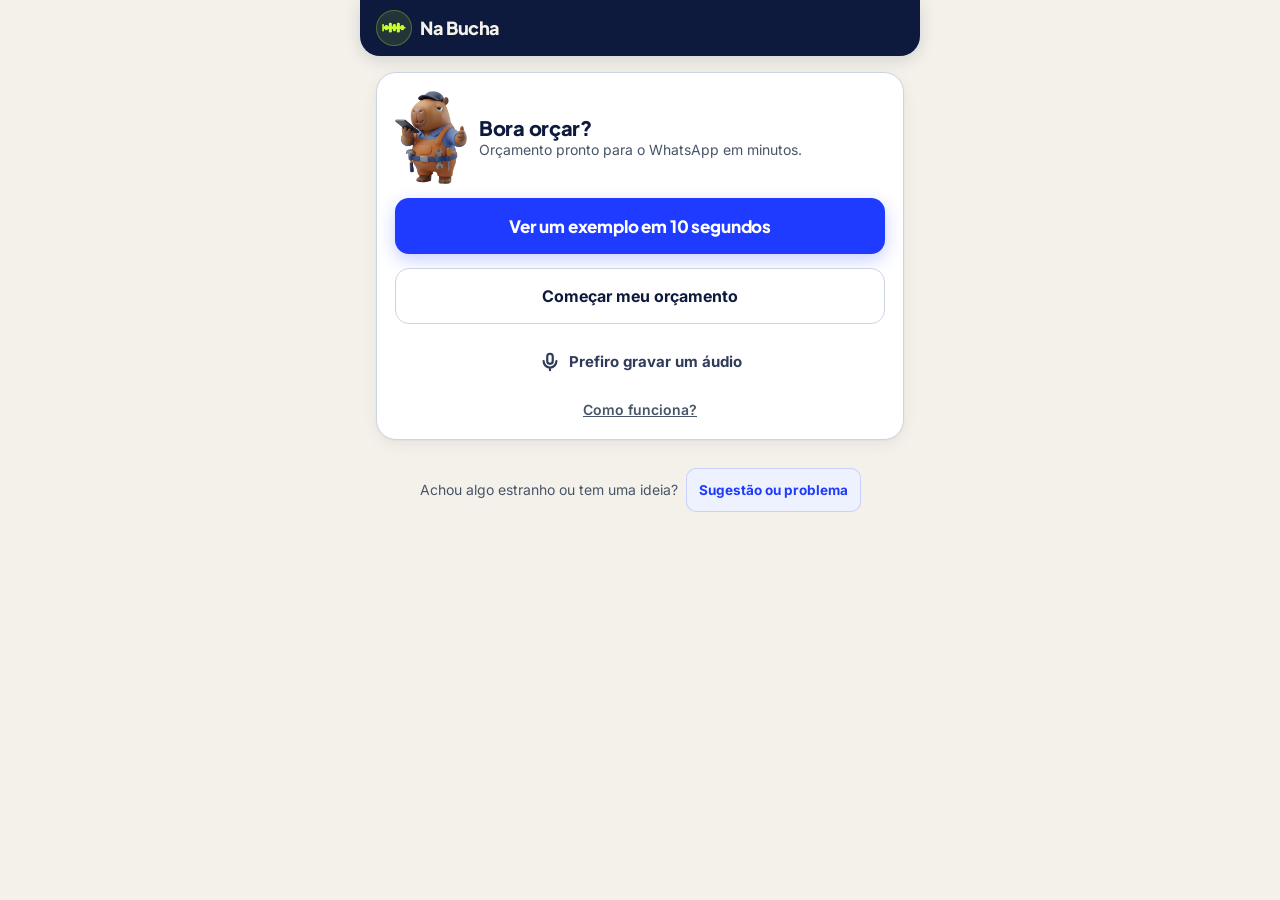
<file: orcamento/index.html>
<!doctype html>
<html lang="pt-BR">
<head>
<meta charset="utf-8">
<link rel="icon" href="data:image/svg+xml,%3Csvg xmlns='http://www.w3.org/2000/svg' viewBox='0 0 100 100'%3E%3Ccircle cx='50' cy='50' r='50' fill='%231F3BFF'/%3E%3Cg transform='translate(14 30) scale(.36)' fill='%23C8FF2E'%3E%3Crect x='0' y='18' width='14' height='64' rx='6'/%3E%3Crect x='8' y='38' width='170' height='24' rx='10'/%3E%3Crect x='22' y='27' width='26' height='46' rx='11'/%3E%3Crect x='56' y='8' width='26' height='84' rx='11'/%3E%3Crect x='90' y='19' width='26' height='62' rx='11'/%3E%3Crect x='124' y='8' width='26' height='84' rx='11'/%3E%3Crect x='158' y='27' width='26' height='46' rx='11'/%3E%3Cpath d='M176 38 Q200 44 200 50 Q200 56 176 62 Z'/%3E%3C/g%3E%3C/svg%3E">
<meta name="viewport" content="width=device-width, initial-scale=1, viewport-fit=cover">
<meta name="robots" content="noindex, nofollow">
<meta name="theme-color" content="#1F3BFF">
<link rel="manifest" href="manifest.webmanifest">
<link rel="apple-touch-icon" href="icones/apple-touch-icon.png">
<meta name="apple-mobile-web-app-capable" content="yes">
<meta name="apple-mobile-web-app-title" content="Na Bucha">
<style>:root{padding-top:env(safe-area-inset-top,0px);padding-bottom:env(safe-area-inset-bottom,0px)}img{max-width:100%}[hidden]{display:none!important}</style>
<title>Na Bucha · Orçamento de pintura</title>
<meta name="claude:viewport-fit-sides" content="cover">
<link rel="preconnect" href="https://fonts.googleapis.com">
<link rel="stylesheet" href="https://fonts.googleapis.com/css2?family=Unbounded:wght@600;700&family=Figtree:wght@400;500;600;700&display=swap">
<style>
/* Layout: duas áreas (Orçamento em 3 passos e Meus preços), coluna de celular, barra fixa embaixo com total e avançar */
:root{
  --bg:#F4F1EA; --surface:#FFFFFF; --ink:#0B1030; --muted:#565B75; --line:#DDD8CB;
  --accent:#1F3BFF; --lime:#C8FF2E; --btn:#1F3BFF; --btn-ink:#FFFFFF; --soft:#E9EBFF; --good:#0F7A3D; --warn:#FFF4C2; --warn-ink:#5C4500;
  --display:"Unbounded","Arial Black",system-ui,sans-serif;
  --body:"Figtree",system-ui,-apple-system,"Segoe UI",sans-serif;
}
@media (prefers-color-scheme: dark){:root:not([data-theme="light"]){
  --bg:#0B1030; --surface:#151B4A; --ink:#F4F1EA; --muted:#A9AECB; --line:#2A3170;
  --accent:#8C9BFF; --btn:#C8FF2E; --btn-ink:#0B1030; --soft:#1E2660; --good:#7BE0A5; --warn:#3A3310; --warn-ink:#F3E3A0; color-scheme:dark}}
:root[data-theme="dark"]{
  --bg:#0B1030; --surface:#151B4A; --ink:#F4F1EA; --muted:#A9AECB; --line:#2A3170;
  --accent:#8C9BFF; --btn:#C8FF2E; --btn-ink:#0B1030; --soft:#1E2660; --good:#7BE0A5; --warn:#3A3310; --warn-ink:#F3E3A0; color-scheme:dark}
*{box-sizing:border-box}
body{background:var(--bg);color:var(--ink);font-family:var(--body);font-size:16px;line-height:1.45;margin:0}
.wrap{max-width:560px;margin:0 auto;padding-left:max(16px,env(safe-area-inset-left,0px));padding-right:max(16px,env(safe-area-inset-right,0px));padding-block:16px 150px;display:flex;flex-direction:column;gap:14px}
header{display:flex;align-items:center;justify-content:space-between;gap:10px;background:#1F3BFF;color:#F4F1EA;margin:-16px calc(-1*max(16px,env(safe-area-inset-left,0px))) 0;padding:12px max(16px,env(safe-area-inset-left,0px));border-radius:0 0 20px 20px}
.brand-in{display:flex;flex-direction:column;line-height:1.05}
.brand{font-family:var(--display);font-weight:700;font-size:17px;letter-spacing:-.01em;display:flex;align-items:center;gap:8px;white-space:nowrap}
.brand .sym{width:34px;height:34px;border-radius:50%;background:#0B1030;display:grid;place-items:center;flex:none}.brand .sym svg{width:24px}
.tag{font-family:var(--body);font-size:10px;font-weight:700;letter-spacing:.06em;text-transform:uppercase;color:#C8FF2E;margin-top:2px}
.hd-right{display:flex;align-items:center;gap:8px}.hd-right[hidden]{display:none}
.tab{font:inherit;font-size:13px;font-weight:700;border:1.5px solid rgba(244,241,234,.45);background:transparent;color:#F4F1EA;border-radius:99px;padding:0 11px;min-height:44px;cursor:pointer;white-space:nowrap}
.tab.on{background:#C8FF2E;color:#0B1030;border-color:#C8FF2E}
.steps{display:grid;grid-template-columns:repeat(3,1fr);gap:6px}
.steps button{font:inherit;font-size:13px;font-weight:700;border:none;background:none;color:var(--muted);padding:6px 0 0;border-top:4px solid var(--line);text-align:left;cursor:pointer;min-height:44px}
.steps button.on{color:var(--ink);border-top-color:var(--accent);font-family:var(--display);font-size:12px}
.steps button.on::before{content:"";display:inline-block;width:8px;height:8px;border-radius:50%;background:var(--lime);box-shadow:0 0 0 2px var(--accent);margin-right:6px;vertical-align:1px}
.steps button.done{border-top-color:var(--accent);opacity:.7}
h1{font-family:var(--display);font-weight:600;font-size:21px;line-height:1.2;margin:0;text-wrap:balance}
.card{background:var(--surface);border:1px solid var(--line);border-radius:16px;padding:16px;display:flex;flex-direction:column;gap:12px}
.card h2{font-family:var(--display);font-weight:600;font-size:15px;margin:0}
.hint{font-size:13px;color:var(--muted);margin:0}
.sub{font-size:12px;font-weight:700;color:var(--muted);margin:2px 0 -4px;text-transform:uppercase;letter-spacing:.06em}
label{font-size:13px;font-weight:600;color:var(--muted);display:flex;flex-direction:column;gap:4px;min-width:0}
input,select,textarea{font:inherit;font-size:16px;color:var(--ink);background:var(--bg);border:1.5px solid var(--line);border-radius:10px;padding:11px 12px;min-height:46px;width:100%}
input:focus,select:focus,textarea:focus{outline:none;border-color:var(--accent)}
textarea{min-height:64px;resize:vertical}
.row{display:grid;grid-template-columns:1fr 1fr;gap:10px}
.row3{display:grid;grid-template-columns:repeat(3,1fr);gap:8px}
.chips{display:flex;flex-wrap:wrap;gap:8px}
.chip{font:inherit;font-size:15px;font-weight:600;border:1.5px solid var(--line);background:var(--surface);color:var(--ink);border-radius:99px;padding:10px 14px;min-height:44px;cursor:pointer}
.chip.on{background:var(--accent);border-color:var(--accent);color:var(--surface)}
.chip.add{border-style:dashed}
button:focus-visible,.chip:focus-visible,a:focus-visible,summary:focus-visible{outline:3px solid var(--lime);outline-offset:2px}
.tip{background:var(--soft);border-radius:10px;padding:10px 12px;font-size:14px}
.tip b{color:var(--accent)}
.banner{background:var(--warn);color:var(--warn-ink);border-radius:12px;padding:10px 12px;font-size:14px;display:flex;gap:10px;align-items:center;justify-content:space-between}
.link{font:inherit;font-weight:700;color:var(--accent);background:none;border:none;padding:0 4px;cursor:pointer;text-decoration:underline;text-underline-offset:3px;min-height:44px;display:inline-flex;align-items:center}
.room{border:1.5px solid var(--line);border-radius:12px;padding:12px;display:flex;flex-direction:column;gap:10px;background:var(--bg)}
.room-top{display:flex;gap:8px;align-items:center}
.voz{border:2px solid var(--accent)}
.voz .mic,.entrada .mic,.hist .mic{font:inherit;font-weight:700;font-size:17px;min-height:56px;border:0;border-radius:99px;background:var(--btn);color:var(--btn-ink);cursor:pointer;display:flex;align-items:center;justify-content:center;gap:10px;width:100%}
.voz .row2{display:flex;gap:10px}.voz .row2>*{flex:1}
.voz .sec,.entrada .sec,.hist .sec{font:inherit;font-weight:600;font-size:15px;min-height:48px;border:1.5px solid var(--line);border-radius:99px;background:var(--surface);color:var(--ink);cursor:pointer}
.voz .gravando{display:flex;align-items:center;gap:10px;font-weight:700;font-size:17px}
.voz .ponto{width:12px;height:12px;border-radius:50%;background:#E5484D;animation:pisca 1s infinite}
@keyframes pisca{50%{opacity:.25}}
.voz .roda{width:22px;height:22px;border:3px solid var(--line);border-top-color:var(--accent);border-radius:50%;animation:gira .8s linear infinite}
@keyframes gira{to{transform:rotate(360deg)}}
.voz [data-v]{display:none}
.voz[data-estado="pronto"] [data-v~="pronto"],.voz[data-estado="gravando"] [data-v~="gravando"],.voz[data-estado="enviando"] [data-v~="enviando"],.voz[data-estado="feito"] [data-v~="feito"],.voz[data-estado="erro"] [data-v~="erro"]{display:flex}
#voz-res p{margin:0}#voz-res{display:flex;flex-direction:column;gap:6px;font-size:14px}
#voz-res details{font-size:13px;color:var(--muted)}
.voz-falta{background:var(--warn);color:var(--warn-ink);padding:8px 10px;border-radius:10px}
.room.falta{border-color:#E5484D;border-width:2px}
.entrada .mic{flex-direction:row}.entrada .sec{width:100%;min-height:56px;font-size:17px}
.entrada .op{display:flex;flex-direction:column;gap:6px}
.jeito-res{margin:0;display:flex;align-items:center;gap:8px;flex-wrap:wrap}.jeito-res .link{min-height:44px}
.ex-bar{display:flex;flex-direction:column;gap:8px;align-items:stretch;background:#C8FF2E;color:#0B1030;border-radius:14px;padding:14px;text-align:center}
.ex-bar .mic{font:inherit;font-weight:700;font-size:17px;min-height:56px;border:0;border-radius:99px;background:#0B1030;color:#fff;cursor:pointer}
.ex-bar .link{color:#0B1030}
.pos{display:flex;flex-direction:column;gap:10px}.pos .note{color:#F4F1EA;opacity:.8;text-align:center;margin:0;font-size:13px}
.ex-tag{margin:0;text-align:center;font-size:13px;font-weight:700;color:#F4F1EA}
.envio{display:grid;grid-template-columns:1fr 1fr;gap:8px}
#sheet-wrap .envio .wa,#sheet-wrap .envio .pdf{min-height:52px;font-size:15px;padding:0 8px;text-align:center;line-height:1.15}
#sheet-wrap .actions .pdf{color:#F4F1EA}
.pdf{font:inherit;font-weight:700;font-size:16px;background:transparent;color:inherit;border:1.5px solid currentColor;border-radius:12px;min-height:50px;cursor:pointer}
@media print{body *{visibility:hidden!important}#sheet,#sheet *{visibility:visible!important}#sheet{position:absolute;left:0;top:0;width:100%}}
.motivo{position:fixed;left:12px;right:12px;bottom:84px;z-index:60;max-width:560px;margin:0 auto;background:var(--surface);color:var(--ink);border:1.5px solid var(--line);border-radius:16px;padding:14px;box-shadow:0 10px 30px rgba(0,0,0,.25);display:flex;flex-direction:column;gap:10px}
.motivo[hidden]{display:none}.motivo-cab{display:flex;justify-content:space-between;align-items:center}.motivo .chip{min-height:44px}
.voz-links{display:flex;justify-content:center}
.voz[data-estado="enviando"] .voz-links,.voz[data-estado="gravando"] #voz-mao,.voz[data-estado="gravando"] #voz-todos{display:none}
.ic{width:22px;height:22px;flex:none}
.trena{display:block;width:100%;height:auto;overflow:visible}
.tr-mini{width:60px;flex:none}
.voz-cab{display:flex;align-items:center;gap:12px}
.ondas{display:flex;align-items:center;justify-content:center;gap:5px;height:64px}
.ondas i{width:7px;border-radius:4px;background:var(--accent);height:14px;animation:onda 1s ease-in-out infinite}
.ondas i:nth-child(2){animation-delay:.12s}.ondas i:nth-child(3){animation-delay:.24s}.ondas i:nth-child(4){animation-delay:.36s}.ondas i:nth-child(5){animation-delay:.48s}.ondas i:nth-child(6){animation-delay:.6s}.ondas i:nth-child(7){animation-delay:.72s}
@keyframes onda{0%,100%{height:12px}50%{height:58px}}
.voz .relogio{font-family:var(--display);font-size:28px;font-variant-numeric:tabular-nums;text-align:center;justify-content:center;align-items:center;gap:10px}
.voz .enviar-g{min-height:64px;font-size:19px}
.lendo{flex-direction:column;align-items:center;text-align:center;gap:6px}
.lendo .trena{width:96px}
.capi{animation:capi .5s cubic-bezier(.2,.9,.3,1.15) both}@keyframes capi{from{opacity:0;transform:translateY(10px) scale(.96)}}
.tr-fita{animation:mede 1.4s ease-in-out infinite;transform-box:fill-box}
@keyframes mede{0%,100%{transform:translateX(-20px)}50%{transform:translateX(4px)}}
.trena .tr-pup{animation:olha 2.8s ease-in-out infinite}
@keyframes olha{0%,40%{transform:translateX(0)}50%,90%{transform:translateX(-4px)}}
.tr-conf{animation:pula .9s ease-in-out infinite alternate}
@keyframes pula{to{transform:translateY(-4px)}}
.ola{display:flex;gap:12px;align-items:center}
.ola .tr-mini{width:64px}
.ola h2{font-size:17px!important}
.room-mini{font:inherit;text-align:left;width:100%;display:flex;align-items:center;justify-content:space-between;gap:10px;border:1.5px solid var(--line);background:var(--bg);color:var(--ink);border-radius:12px;padding:10px 12px;min-height:52px;cursor:pointer}
.room-mini b{font-weight:700}.room-mini span{font-size:14px;color:var(--muted);font-variant-numeric:tabular-nums}.room-mini em{font-style:normal;font-weight:700;color:var(--accent);font-size:14px;white-space:nowrap}
.festa{background:#1F3BFF;color:#F4F1EA;border-radius:16px;padding:16px;display:flex;gap:12px;align-items:center}
.festa .tr-mini{width:64px}.festa h3{font-family:var(--display);font-size:18px;margin:0}.festa p{margin:4px 0 0;font-size:14px;opacity:.9}
.hist-row{display:flex;align-items:center;justify-content:space-between;gap:10px;background:var(--surface);border:1px solid var(--line);border-radius:12px;padding:4px 12px;font-size:14px}
.hist-row b{font-weight:700}
.hist-wrap{position:fixed;inset:0;background:rgba(11,16,48,.72);z-index:21;overflow-y:auto;padding:calc(16px + env(safe-area-inset-top,0px)) 12px calc(24px + env(safe-area-inset-bottom,0px))}
.hist{max-width:560px;margin:0 auto;background:var(--bg);border-radius:18px;padding:16px;display:flex;flex-direction:column;gap:10px}
.hist-cab{display:flex;align-items:center;justify-content:space-between;gap:10px}
.hist-cab h2{font-family:var(--display);font-size:20px;margin:0}
.hi{background:var(--surface);border:1px solid var(--line);border-radius:14px;padding:12px 14px;display:flex;flex-direction:column;gap:6px}
.hi-top{display:flex;justify-content:space-between;gap:10px;align-items:baseline}
.hi-top b{font-size:16px}.hi-top strong{font-family:var(--display);font-variant-numeric:tabular-nums;white-space:nowrap}
.hi-sub{font-size:13px;color:var(--muted)}
.hi-tag{display:inline-block;font-size:12px;font-weight:700;border-radius:999px;padding:2px 8px;margin-left:6px;background:#E8ECFF;color:#1F3BFF}
.hi-tag.env{background:#C8FF2E;color:#0B1030}
.hi-acts{display:flex;flex-wrap:wrap;gap:4px 14px}
.hi-acts .del{color:var(--bad)}
.hist-vazio{text-align:center;color:var(--muted);padding:20px 8px}
.hi-tag.fec{background:#0B1030;color:#C8FF2E}.hi-tag.per{background:#EEE;color:#666}
.resumo{display:grid;grid-template-columns:repeat(3,1fr);gap:8px}
.resumo.r4{grid-template-columns:1fr 1fr}.resumo div{background:var(--surface);border:1px solid var(--line);border-radius:12px;padding:8px 10px}
.resumo small{display:block;font-size:12px;color:var(--muted)}.resumo b{font-family:var(--display);font-size:15px;font-variant-numeric:tabular-nums}
.cli-form{display:flex;flex-direction:column;gap:8px;background:var(--surface);border:1px solid var(--line);border-radius:14px;padding:12px 14px}
.cli-form .row2{display:flex;gap:10px;flex-wrap:wrap}.cli-form .row2 button{flex:1}
.backup{display:flex;flex-wrap:wrap;gap:4px 14px;justify-content:center;border-top:1px solid var(--line);padding-top:8px}
.acts-min{display:flex;flex-wrap:wrap;justify-content:center;gap:4px 14px}
.acts-min .link{color:#F4F1EA}
.cfg-sec>summary{font-family:var(--display);font-weight:600;font-size:15px}
.cfg-sec>summary span{font-family:var(--body)}
@media (prefers-reduced-motion:reduce){.ondas i,.tr-fita,.trena .tr-pup,.tr-conf,.capi{animation:none}}
.parede-res{background:var(--soft);border-radius:10px;padding:10px;display:flex;flex-direction:column;gap:4px}
@media (prefers-reduced-motion:reduce){.voz .ponto,.voz .roda{animation:none}}

.room-top input{font-weight:700}
.x{font:inherit;background:none;border:none;color:var(--muted);font-size:14px;font-weight:600;min-height:44px;padding:0 6px;cursor:pointer;white-space:nowrap}
.pad{display:flex;flex-wrap:wrap;gap:4px 10px;align-items:center;font-size:13px;color:var(--muted)}
.pad b{color:var(--accent)}
.seg{display:grid;grid-auto-flow:column;grid-auto-columns:1fr;background:var(--surface);border:1.5px solid var(--line);border-radius:10px;padding:3px}
.seg button{font:inherit;font-size:13px;font-weight:600;border:none;background:none;color:var(--muted);border-radius:8px;min-height:44px;cursor:pointer;padding:0 6px}
.seg button.on{background:var(--accent);color:var(--surface)}
.toggles{display:flex;flex-wrap:wrap;gap:8px 16px;align-items:center}
.check{flex-direction:row;align-items:center;gap:8px;font-size:15px;color:var(--ink);font-weight:500;min-height:44px}
.check input{width:22px;height:22px;min-height:0;accent-color:var(--accent);flex:none}
.step{display:flex;align-items:center;gap:6px;font-size:15px;font-weight:500}
.step button{font:inherit;width:44px;height:44px;border-radius:10px;border:1.5px solid var(--line);background:var(--surface);color:var(--ink);font-size:20px;cursor:pointer}
.step span{min-width:18px;text-align:center;font-variant-numeric:tabular-nums;font-weight:700}
.area{font-size:14px;font-weight:700;color:var(--accent);font-variant-numeric:tabular-nums}
.sv{display:flex;flex-wrap:wrap;align-items:center;justify-content:space-between;gap:8px 12px;padding:10px 0;border-top:1px solid var(--line)}
.sv:first-child{border-top:none;padding-top:0}
.sv-name{font-weight:700}
.sv-price{font-size:14px;color:var(--muted);font-variant-numeric:tabular-nums}
.sv-price b{color:var(--ink)}
.money{position:relative}
.money input{padding-left:38px}
.money::before{content:"R$";position:absolute;left:12px;bottom:13px;font-size:15px;color:var(--muted);font-weight:600}
.cfg-svc{border:1.5px solid var(--line);border-radius:12px;padding:12px;background:var(--bg);display:flex;flex-direction:column;gap:10px}
.lines{display:flex;flex-direction:column}
.ln{display:flex;justify-content:space-between;gap:12px;padding:8px 0;border-bottom:1px solid var(--line);font-variant-numeric:tabular-nums}
.ln:last-child{border-bottom:none}
.ln small{display:block;color:var(--muted);font-size:13px}
.ln .v{font-weight:700;white-space:nowrap}
.conta{font:inherit;text-align:left;background:var(--soft);border:none;border-radius:12px;padding:12px;color:var(--ink);cursor:pointer;display:flex;flex-direction:column;gap:2px}
.conta strong{font-variant-numeric:tabular-nums}
.conta span{font-size:13px;color:var(--muted)}
.cmp{display:grid;grid-template-columns:1fr 1fr;gap:10px}
.opt{font:inherit;text-align:left;border:2px solid var(--line);background:var(--bg);color:var(--ink);border-radius:14px;padding:12px;display:flex;flex-direction:column;gap:2px;cursor:pointer;min-width:0}
.opt.on{border-color:var(--accent);background:var(--soft)}
.opt small{font-size:12px;font-weight:700;text-transform:uppercase;letter-spacing:.05em;color:var(--muted)}
.opt strong{font-family:var(--display);font-size:18px;font-variant-numeric:tabular-nums}
.opt span{font-size:13px;color:var(--muted);font-variant-numeric:tabular-nums}
.verdict{font-size:14px;margin:0;font-variant-numeric:tabular-nums}
.verdict b{color:var(--good)}
details summary{cursor:pointer;list-style:none;display:flex;justify-content:space-between;align-items:center;gap:8px;min-height:44px;font-weight:700}
details summary::-webkit-details-marker{display:none}
details summary span{font-size:14px;font-weight:700;color:var(--accent)}
details .in{display:flex;flex-direction:column;gap:10px;margin-top:8px}
.tot{display:flex;flex-direction:column;min-width:0}
.tot small{font-size:12px;color:var(--muted);font-weight:600;text-transform:uppercase;letter-spacing:.05em}
.tot strong{font-family:var(--display);font-size:21px;font-variant-numeric:tabular-nums;white-space:nowrap}
.bar{position:fixed;left:0;right:0;bottom:0;background:var(--surface);border-top:1px solid var(--line);padding-top:12px;padding-bottom:calc(12px + env(safe-area-inset-bottom,0px));padding-left:max(16px,env(safe-area-inset-left,0px));padding-right:max(16px,env(safe-area-inset-right,0px));z-index:5}
.bar-in{max-width:560px;margin:0 auto;display:flex;align-items:center;gap:10px}
.go{font:inherit;font-weight:700;font-size:16px;margin-left:auto;background:var(--btn);color:var(--btn-ink);border:none;border-radius:12px;padding:0 18px;min-height:52px;cursor:pointer;white-space:nowrap}
.back{font:inherit;font-weight:700;font-size:15px;background:var(--surface);color:var(--ink);border:1.5px solid var(--line);border-radius:12px;padding:0 14px;min-height:52px;cursor:pointer}
.ghost{font:inherit;font-weight:700;font-size:15px;background:var(--surface);color:var(--ink);border:1.5px solid var(--line);border-radius:12px;padding:0 16px;min-height:50px;cursor:pointer}
/* folha do orçamento: papel, sempre claro */
.sheet-wrap{position:fixed;inset:0;background:rgba(11,16,48,.72);z-index:20;overflow-y:auto;padding-top:calc(16px + env(safe-area-inset-top,0px));padding-bottom:calc(24px + env(safe-area-inset-bottom,0px));padding-left:max(12px,env(safe-area-inset-left,0px));padding-right:max(12px,env(safe-area-inset-right,0px))}
.sheet-col{max-width:560px;margin:0 auto;display:flex;flex-direction:column;gap:12px}
.sheet{background:#FFFFFF;color:#0B1030;border-radius:6px;overflow:hidden;font-size:14px;box-shadow:0 10px 40px rgba(0,0,0,.35)}
.sh-head{background:#1F3BFF;color:#FFFFFF;padding:18px 20px;display:flex;justify-content:space-between;gap:12px;align-items:flex-start}
.sh-head h3{font-family:var(--display);font-size:18px;margin:0;line-height:1.2}
.sh-head p{margin:2px 0 0;font-size:13px;opacity:.9}
.sh-who{display:flex;gap:12px;align-items:center;min-width:0}
.sh-logo{background:#FFFFFF;border-radius:10px;padding:6px;width:64px;height:64px;flex:none;display:flex;align-items:center;justify-content:center}
.sh-logo-ex{border:1.5px dashed #9AA0B8;font-size:11px;font-weight:700;color:#565B75;text-align:center;line-height:1.2}
.sh-logo img{max-width:100%;max-height:100%;object-fit:contain}
.logo-row{display:flex;gap:12px;align-items:center}
.logo-prev{width:72px;height:72px;flex:none;border:1.5px dashed var(--line);border-radius:12px;background:#FFFFFF;display:flex;align-items:center;justify-content:center;font-size:12px;color:#565B75;text-align:center;overflow:hidden}
.logo-prev img{max-width:90%;max-height:90%;object-fit:contain}
.sh-num{text-align:right;font-size:12px;white-space:nowrap}
.sh-num b{display:block;font-family:var(--display);font-size:14px;color:#C8FF2E}
.sh-body{padding:16px 20px;display:flex;flex-direction:column;gap:14px}
.sh-sec h4{font-size:11px;letter-spacing:.08em;text-transform:uppercase;color:#565B75;margin:0 0 6px}
.sh-tab{width:100%;border-collapse:collapse;font-variant-numeric:tabular-nums}
.sh-tab td,.sh-tab th{padding:7px 0;border-bottom:1px solid #E6E2D6;text-align:left;vertical-align:top}
.sh-tab th{font-size:11px;color:#565B75;font-weight:600}
.sh-tab .r{text-align:right;white-space:nowrap;padding-left:8px}
.sh-total{display:flex;justify-content:space-between;align-items:baseline;background:#C8FF2E;color:#0B1030;border-radius:8px;padding:12px 14px}
.sh-total span{font-weight:700}
.sh-total strong{font-family:var(--display);font-size:22px;font-variant-numeric:tabular-nums}
.sh-foot{border-top:1px solid #E6E2D6;padding:10px 20px;font-size:11px;color:#565B75;display:flex;justify-content:space-between;gap:8px;flex-wrap:wrap}
.sh-foot b{color:#1F3BFF}
.actions{display:grid;grid-template-columns:1fr;gap:8px}
.wa{font:inherit;font-weight:700;font-size:16px;background:#C8FF2E;color:#0B1030;border:none;border-radius:12px;min-height:54px;cursor:pointer;text-decoration:none;display:grid;place-items:center}
.note{font-size:13px;color:#E9EBFF;text-align:center;margin:0}
.floor{background:var(--warn);color:var(--warn-ink);border-radius:12px;padding:12px;display:flex;flex-direction:column;gap:2px;font-variant-numeric:tabular-nums}
.floor strong{font-family:var(--display);font-size:18px}
.floor span{font-size:13px}
.cmp .opt{min-height:96px}
.jeito .opt{min-height:72px}.jeito .opt strong{font-size:16px}
.bad{color:#C2410C!important;font-weight:700}
@media (prefers-color-scheme: dark){:root:not([data-theme="light"]) .bad{color:#FF8A5C!important}}
:root[data-theme="dark"] .bad{color:#FF8A5C!important}
@media (max-width:400px){.tot strong{font-size:18px}.go{padding:0 14px}}
.toast{position:fixed;left:50%;transform:translateX(-50%);bottom:calc(96px + env(safe-area-inset-bottom,0px));background:var(--ink);color:var(--bg);padding:10px 16px;border-radius:99px;font-weight:600;font-size:14px;z-index:30;max-width:90vw;text-align:center}
@media (max-width:380px){.row3{grid-template-columns:1fr 1fr}.tot strong{font-size:18px}.opt strong{font-size:16px}}
@media (prefers-reduced-motion:no-preference){.sheet{animation:up .25s ease-out}@keyframes up{from{transform:translateY(16px);opacity:.6}}}
.nb-sug{text-align:center;font-size:14px;color:var(--muted);margin:8px 0 0;display:flex;flex-wrap:wrap;justify-content:center;align-items:center;gap:0 4px}
/* ---- Recebimentos ---- */
.hist-row{flex-wrap:wrap}.hist-row>span:last-child{display:flex;flex-wrap:wrap;justify-content:flex-end}
.hist-row .atr{color:#D2361B;font-weight:700}
#rec-wrap{z-index:22}#pag-wrap{z-index:23}
.barra{height:10px;border-radius:99px;background:var(--line);overflow:hidden;display:flex}
.barra i{display:block;height:100%;background:var(--good)}
.barra i.atr{background:#D2361B}
.pg-topo{background:var(--surface);border:1px solid var(--line);border-radius:14px;padding:14px;display:flex;flex-direction:column;gap:8px}
.pg-topo .big{font-family:var(--display);font-size:22px;font-variant-numeric:tabular-nums}
.pg-topo .lin{display:flex;justify-content:space-between;gap:8px;font-size:14px;color:var(--muted);flex-wrap:wrap}
.pg-topo .lin b{color:var(--ink)}
.alerta{background:#FFE3DA;color:#7A1B05;border-radius:12px;padding:10px 12px;font-size:14px;display:flex;justify-content:space-between;align-items:center;gap:8px;flex-wrap:wrap}
.alerta a{color:#7A1B05}
.ok-box{background:#DDF5E6;color:#0B4D27;border-radius:12px;padding:10px 12px;font-size:14px;font-weight:700}
.parc{display:flex;flex-direction:column;background:var(--surface);border:1px solid var(--line);border-radius:14px;overflow:hidden}
.parc>div{display:flex;justify-content:space-between;align-items:center;gap:8px;padding:9px 12px;border-top:1px solid var(--line);font-size:14px;min-height:44px}
.parc>div:first-child{border-top:0}
.parc .v{font-variant-numeric:tabular-nums;font-weight:700;white-space:nowrap}
.st{font-size:12px;font-weight:700;border-radius:99px;padding:2px 8px;white-space:nowrap}
.st.pago{background:#DDF5E6;color:#0B4D27}.st.atrasada{background:#FFE3DA;color:#7A1B05}.st.avencer{background:var(--soft);color:var(--accent)}.st.parcial{background:var(--warn);color:var(--warn-ink)}
.sec-t{font-size:12px;font-weight:700;color:var(--muted);text-transform:uppercase;letter-spacing:.06em;margin:6px 0 -4px}
.chart{background:var(--surface);border:1px solid var(--line);border-radius:14px;padding:12px 14px;display:flex;flex-direction:column;gap:8px}
.chart-cab{display:flex;justify-content:space-between;align-items:center;gap:8px}
.chart-cab h3{font-family:var(--display);font-size:14px;margin:0}
.chart svg{width:100%;height:auto;display:block}
.chart svg text{fill:var(--muted);font-family:var(--body);font-size:11px}
.chart svg text.val{fill:var(--ink);font-weight:700}
.leg{display:flex;flex-wrap:wrap;gap:4px 14px;font-size:12px;color:var(--muted)}
.leg i{display:inline-block;width:10px;height:10px;border-radius:3px;margin-right:5px;vertical-align:-1px}
.sv{display:flex;flex-direction:column;gap:5px;padding:8px 0;border-top:1px solid var(--line);cursor:pointer;background:none;border-left:0;border-right:0;border-bottom:0;font:inherit;color:inherit;text-align:left;width:100%}
.sv:first-of-type{border-top:0}.sv>*{width:100%;display:flex}.sv small{display:block}.sv .barra{display:flex}
.sv .lin{display:flex;justify-content:space-between;gap:8px;font-size:14px}
.sv .lin b{font-weight:700}.sv small{font-size:12px;color:var(--muted)}
.chart.cheia{position:fixed;inset:0;z-index:40;border-radius:0;border:0;overflow:auto;padding:calc(14px + env(safe-area-inset-top,0px)) max(16px,env(safe-area-inset-right,0px)) calc(20px + env(safe-area-inset-bottom,0px)) max(16px,env(safe-area-inset-left,0px))}
.chart.cheia svg{max-height:calc(100vh - 140px);width:100%}
.chart.cheia h3{font-size:18px}
@media (orientation:landscape) and (min-width:640px){#rec-wrap .hist{max-width:980px}.rec-grid{display:grid;grid-template-columns:1fr 1fr;gap:10px;align-items:start}}
@media (prefers-color-scheme: dark){:root:not([data-theme="light"]) .alerta{background:#4A1A0E;color:#FFC9B8}:root:not([data-theme="light"]) .alerta a{color:#FFC9B8}:root:not([data-theme="light"]) .ok-box,:root:not([data-theme="light"]) .st.pago{background:#123D26;color:#9BF0BF}:root:not([data-theme="light"]) .st.atrasada{background:#4A1A0E;color:#FFC9B8}:root:not([data-theme="light"]) .hist-row .atr{color:#FF8A5C}}
:root[data-theme="dark"] .alerta{background:#4A1A0E;color:#FFC9B8}:root[data-theme="dark"] .alerta a{color:#FFC9B8}:root[data-theme="dark"] .ok-box,:root[data-theme="dark"] .st.pago{background:#123D26;color:#9BF0BF}:root[data-theme="dark"] .st.atrasada{background:#4A1A0E;color:#FFC9B8}:root[data-theme="dark"] .hist-row .atr{color:#FF8A5C}
.entrada .ter{font:inherit;font-weight:700;font-size:15px;min-height:48px;border:0;background:none;color:var(--ink);cursor:pointer;display:flex;align-items:center;justify-content:center;gap:8px;width:100%;opacity:.85}
.entrada .ter[hidden]{display:none}.entrada .rodape{text-align:center}.entrada .rodape a{color:inherit;font-weight:600}
.rapido{border:2px solid #1F3BFF}.rapido h2{margin:0 0 6px}.rap-op{display:flex;flex-wrap:wrap;gap:8px}
#v-cfg.rap>*:not(#rapido):not(h1){display:none!important}body.rap .bar{visibility:hidden}
.media{border:2px solid #1F3BFF;border-radius:16px;padding:16px;display:flex;flex-direction:column;gap:10px;margin-top:10px}.media h3{font-family:var(--display);font-size:18px;margin:0}.media p{margin:0}
</style>
<script src="/registro.js"></script>
<link rel="stylesheet" href="/tema-2026.css">
</head>
<body>

<div class="wrap">
  <header>
    <div class="brand"><span class="sym"><svg viewBox="-2 2 204 96" fill="#C8FF2E" aria-hidden="true"><rect x="0" y="18" width="14" height="64" rx="6"/><rect x="8" y="38" width="170" height="24" rx="10"/><rect x="22" y="27" width="26" height="46" rx="11"/><rect x="56" y="8" width="26" height="84" rx="11"/><rect x="90" y="19" width="26" height="62" rx="11"/><rect x="124" y="8" width="26" height="84" rx="11"/><rect x="158" y="27" width="26" height="46" rx="11"/><path d="M176 38 Q200 44 200 50 Q200 56 176 62 Z"/></svg></span><span class="brand-in">Na Bucha</span></div>
    <div class="hd-right">
      <button class="tab" id="tab-orc">Orçamento</button>
      <button class="tab" id="tab-cfg">Meus preços</button>
    </div>
  </header>

  <!-- ORÇAMENTO -->
  <div id="v-orc" style="display:flex;flex-direction:column;gap:14px">
    <div class="hist-row" id="hist-row" hidden><span id="hist-row-t">Meus orçamentos</span><span><button class="link" id="hist-abrir">Orçamentos</button><button class="link" id="cli-abrir">Clientes</button><button class="link" id="rec-abrir" hidden>Recebimentos</button></span></div>
    <div class="banner" id="first" hidden><span>Primeira vez? Confira seus preços. Já vêm prontos, é só ajustar.</span><button class="link" id="go-cfg">Meus preços</button></div>
    <nav class="steps" aria-label="Passos">
      <button data-go="1">1 · Cômodos</button><button data-go="2">2 · Parede</button><button data-go="3">3 · Revisão</button>
    </nav>

    <section id="p1" style="display:flex;flex-direction:column;gap:14px">
      <div class="card entrada" id="entrada" hidden>
        <div class="ola"><span class="tr-mini" id="ola-trena"></span><div><h2>Bora orçar?</h2><p class="hint">Orçamento pronto para o WhatsApp em minutos.</p></div></div>
        <button class="mic" id="ver-exemplo">Ver um exemplo em 10 segundos</button>
        <button class="sec" data-entrada="mao">Começar meu orçamento</button>
        <button class="ter" id="voz-link" data-entrada="voz"><svg class="ic" viewBox="0 0 24 24" fill="none" stroke="currentColor" stroke-width="2.4" stroke-linecap="round" stroke-linejoin="round" aria-hidden="true"><rect x="9" y="3" width="6" height="11" rx="3"/><path d="M5 11a7 7 0 0 0 14 0M12 18v3"/></svg> Prefiro gravar um áudio</button>
        <p class="hint" id="voz-iab" hidden style="text-align:center">Para gravar áudio, abra no Chrome ou Safari (três pontinhos › Abrir no navegador).</p>
        <p class="hint rodape"><a href="../ajuda/">Como funciona?</a></p>
        <button class="sec" id="instalar" hidden style="display:none;align-items:center;justify-content:center;gap:8px">Instalar o app no celular</button>
        <p class="hint" id="instalar-ios" hidden>Para ter o Na Bucha na tela do iPhone: toque em Compartilhar e depois em "Adicionar à Tela de Início".</p>
        <p class="hint" id="ola-precos" hidden>Primeira vez? Seus preços já vêm prontos. <button class="link" data-cfg>Conferir Meus preços</button></p>
      </div>
      <div class="card voz" id="voz" data-estado="pronto">
        <h2>Fale o serviço</h2>
        <p class="hint" data-v="pronto erro">Grave como no WhatsApp: cliente, cômodos e medidas, como está a parede. O Na Bucha preenche e você confere.</p>
        <div class="voz-cab" data-v="erro"><span class="tr-mini" id="voz-tr-erro"></span><div id="voz-erro-txt"></div></div>
        <button class="mic" id="voz-gravar" data-v="pronto erro"><svg class="ic" viewBox="0 0 24 24" fill="none" stroke="currentColor" stroke-width="2.4" stroke-linecap="round" stroke-linejoin="round" aria-hidden="true"><rect x="9" y="3" width="6" height="11" rx="3"/><path d="M5 11a7 7 0 0 0 14 0M12 18v3"/></svg> Gravar áudio</button>
        <p class="hint" data-v="pronto erro" style="font-size:12px;opacity:.8">O áudio vira texto num servidor e não fica guardado. <a href="../privacidade.html" target="_blank" rel="noopener" style="color:inherit">Privacidade</a></p>
        <div class="relogio" data-v="gravando" role="status"><span class="ponto" aria-hidden="true"></span><span id="voz-tempo">0:00</span></div>
        <div class="ondas" data-v="gravando" aria-hidden="true"><i></i><i></i><i></i><i></i><i></i><i></i><i></i></div>
        <p class="hint" data-v="gravando" style="justify-content:center">Fale à vontade: cliente, cômodos, medidas e como está a parede.</p>
        <button class="mic enviar-g" id="voz-enviar" data-v="gravando">Pronto, enviar <svg class="ic" viewBox="0 0 24 24" fill="none" stroke="currentColor" stroke-width="2.6" stroke-linecap="round" stroke-linejoin="round" aria-hidden="true"><path d="M5 12h14M13 6l6 6-6 6"/></svg></button>
        <div class="voz-links" data-v="gravando"><button class="link" id="voz-cancelar">Cancelar</button></div>
        <div class="lendo" data-v="enviando" role="status"><span id="voz-tr-lendo" style="display:block;width:96px"></span><b>A Capi tá fazendo a conta do seu áudio…</b><span class="hint">Leva uns 15 segundos.</span></div>
        <div id="voz-res" data-v="feito erro" aria-live="polite"></div>
        <div class="row2" data-v="feito"><button class="sec" id="voz-desfazer">Desfazer</button><button class="mic" id="voz-mais"><svg class="ic" viewBox="0 0 24 24" fill="none" stroke="currentColor" stroke-width="2.4" stroke-linecap="round" stroke-linejoin="round" aria-hidden="true"><rect x="9" y="3" width="6" height="11" rx="3"/><path d="M5 11a7 7 0 0 0 14 0M12 18v3"/></svg> Gravar mais</button></div>
        <div class="voz-links"><button class="link" id="voz-mao" data-entrada="mao">Prefiro preencher na mão</button><button class="link" id="voz-todos" data-entrada="mao">Ver todos os campos</button></div>
      </div>
      <div class="card" id="rooms-card">
        <h2 id="rooms-h">Cômodos</h2>
        <p class="hint" id="rooms-hint">Só largura e comprimento, em metros. O resto vem do padrão: toque em "ajustar" se for diferente.</p>
        <button class="chip add" id="medir" style="align-self:flex-start">Medir os cômodos</button>
        <button class="chip add" id="teste-quarto" style="align-self:flex-start" hidden>Sem medida agora? Teste com um quarto 3 × 4</button>
        <div id="rooms-in" style="display:flex;flex-direction:column;gap:10px">
        <div id="rooms" style="display:flex;flex-direction:column;gap:10px"></div>
        <div class="chips" id="add-room" aria-label="Adicionar cômodo">
          <button class="chip add" data-add="Sala">+ Sala</button>
          <button class="chip add" data-add="Quarto">+ Quarto</button>
          <button class="chip add" data-add="Cozinha">+ Cozinha</button>
          <button class="chip add" data-add="Banheiro">+ Banheiro</button>
          <button class="chip add" data-add="Área externa">+ Área externa</button>
          <button class="chip add" data-add="Outro">+ Outro</button>
        </div>
        </div>
      </div>
      <div id="slot1"></div>
      <div class="card">
        <h2 id="jeito-h">Como vai cobrar este serviço?</h2>
        <p class="jeito-res" id="jeito-res" hidden></p>
        <div class="cmp jeito" id="jeito">
          <button class="opt" data-jeito="custo"><strong>Custos + lucro</strong><span>Dias, equipe e gastos, mais o seu lucro</span></button>
          <button class="opt" data-jeito="diaria"><strong>Por diária</strong><span>Dias de serviço × diária</span></button>
          <button class="opt" data-jeito="m2"><strong>Por m²</strong><span>Mede os cômodos, preço por m²</span></button>
          <button class="opt" data-jeito="fechado"><strong>Preço fechado</strong><span>Você diz o valor no fim</span></button>
        </div>
        <p class="hint" id="jeito-hint"></p>
      </div>
    </section>

    <section id="p2" style="display:flex;flex-direction:column;gap:14px" hidden>
      <div class="card">
        <h2>Como está a parede?</h2>
        <p class="hint" style="margin-top:-6px">Marque tudo o que tiver.</p>
        <div class="chips" id="situ"></div>
        <p class="hint" id="situ-hint"></p>
        <label class="check"><input type="checkbox" id="liso">Acabamento liso (massa corrida)</label>
        <p class="sub">Precisa de reparo antes de pintar?</p>
        <div class="chips" id="rep"></div>
        <p class="hint" id="rep-hint"></p>
        <p class="sub">Acabamento da tinta</p>
        <div class="seg" role="group" aria-label="Acabamento" id="acab">
          <button data-acab="fosco">Fosco</button><button data-acab="acet">Acetinado</button><button data-acab="semi">Semibrilho</button><button data-acab="brilho">Brilho</button>
        </div>
        <p class="hint" id="acab-hint"></p>
        <p class="sub">Linha da tinta</p>
        <div class="seg" role="group" aria-label="Linha da tinta" id="linha">
          <button data-linha="premium">Premium</button><button data-linha="standard">Standard</button><button data-linha="economica">Econômica</button>
        </div>
      </div>
      <div class="card">
        <h2>Serviços</h2>
        <p class="hint" id="svcs-hint">Mais demão, mais trabalho: o preço do m² sobe sozinho.</p>
        <div id="svcs"></div>
        <details><summary>Outros serviços <span>Mostrar</span></summary><div class="in" id="svcs-off"></div></details>
      </div>
    </section>

    <section id="p3" style="display:flex;flex-direction:column;gap:14px" hidden>
      <div class="card" id="conta-card">
        <h2>Confira a conta</h2>
        <button class="conta" id="conta"></button>
        <div class="lines" id="lines"></div>
      </div>
      <div class="card">
        <h2>Material</h2>
        <div class="seg" role="group" aria-label="Material">
          <button id="mat-no">Cliente compra</button><button id="mat-yes">Eu forneço</button>
        </div>
        <div class="lines" id="mat-list"></div>
        <p class="hint" id="mat-hint"></p>
        <label id="mat-val-l" class="money">Valor cobrado pelo material<input id="mat-val" inputmode="decimal"></label>
        <label class="check"><input type="checkbox" id="show-mat">Mandar a lista de material para o cliente</label>
      </div>
      <div id="slot3"></div>
      <div class="card" id="dias-card">
        <h2>Dias e equipe</h2>
        <div class="row">
          <label>Dias de serviço<input id="dias" inputmode="decimal"></label>
          <label>Dias para imprevisto<input id="erro" inputmode="decimal"></label>
        </div>
        <p class="hint" id="dias-hint"></p>
        <div class="step" style="min-height:44px">Ajudantes <button id="aj-menos" aria-label="Menos um ajudante">−</button><span id="aj-n">0</span><button id="aj-mais" aria-label="Mais um ajudante">+</button></div>
        <details><summary>Outros custos da obra <span id="outros-sum">Opcional</span></summary>
          <div class="in row">
            <label class="money">Alimentação<input id="o-alim" inputmode="decimal"></label>
            <label class="money">Combustível<input id="o-comb" inputmode="decimal"></label>
            <label class="money">Ferramentas e desgaste<input id="o-ferr" inputmode="decimal"></label>
            <label class="money">Aluguel de equipamento<input id="o-alug" inputmode="decimal"></label>
          </div>
        </details>
        <div class="floor" id="floor"></div>
      </div>
      <div class="card">
        <h2 id="cobrar-h">Preço</h2>
        <details id="cmp-d"><summary>Comparar com outros jeitos <span>Mostrar</span></summary><div class="in">
        <p class="hint">Mesmo serviço, cobrado de outro jeito. Toque para trocar.</p>
        <div class="cmp">
          <button class="opt" data-modo="custo"><small>Custos + lucro</small><strong id="v-cu">R$ 0</strong><span id="d-cu"></span></button>
          <button class="opt" data-modo="diaria"><small>Por diária</small><strong id="v-di">R$ 0</strong><span id="d-di"></span></button>
          <button class="opt" data-modo="m2"><small>Por m²</small><strong id="v-m2">R$ 0</strong><span id="d-m2"></span></button>
          <button class="opt" data-modo="fechado"><small>Preço fechado</small><strong id="v-fe">R$ 0</strong><span id="d-fe">Você digita o valor</span></button>
        </div></div></details>
        <div id="lucro-box" style="display:flex;flex-direction:column;gap:8px">
          <p class="sub">Quanto quer ganhar em cima dos custos</p>
          <div class="chips" id="lucro-chips"></div>
          <label id="lucro-outro-l">Seu valor (%)<input id="lucro" inputmode="decimal"></label>
        </div>
        <label class="money" id="fech-l">Valor da mão de obra<input id="fech" inputmode="decimal"></label>
        <p class="verdict" id="verdict"></p>
        <p class="hint ref-precos" id="ref-precos" hidden>Esse valor usa a diária e os preços de referência do app. <button class="link" data-cfg style="min-height:44px">Ajustar para os meus preços</button></p>
      </div>
      <div class="card" id="cli-card">
        <h2>Cliente</h2>
        <label>Nome do cliente<input id="c-nome" autocomplete="off"></label>
        <button class="link" id="cli-escolher" hidden style="align-self:flex-start">Escolher dos meus clientes</button>
        <details><summary>WhatsApp e endereço <span>Opcional</span></summary>
          <div class="in row">
            <label>WhatsApp<input id="c-whats" inputmode="tel" autocomplete="off"></label>
            <label>Bairro ou endereço<input id="c-local" autocomplete="off"></label>
          </div>
        </details>
      </div>
      <div class="card">
        <h2>Condições</h2>
        <div class="row">
          <label>Prazo (dias)<input id="prazo" inputmode="numeric"></label>
          <label>Vale por (dias)<input id="validade" inputmode="numeric"></label>
        </div>
        <div><p class="hint" style="margin-bottom:8px">Pagamento</p><div class="chips" id="pay"></div></div>
        <label>Observação (opcional)<textarea id="obs"></textarea></label>
      </div>
    </section>
  </div>

  <!-- MEUS PREÇOS -->
  <div id="v-cfg" style="display:flex;flex-direction:column;gap:14px" hidden>
    <h1>Meus preços</h1>
    <div class="card rapido" id="rapido" hidden>
      <p class="sub" id="rap-passo" style="margin:0">1 de 4</p>
      <div id="rap-corpo"></div>
      <button class="link" id="rap-pular" style="align-self:flex-start;min-height:44px">Pular e ver tudo</button>
    </div>
    <p class="hint" id="cfg-1a" hidden style="font-size:15px;color:var(--ink)"><b>Passo 1 do seu orçamento.</b> Os preços já vêm prontos: ajuste só o que for diferente do que você cobra e toque em Confirmar.</p>
    <p class="hint">Preenche uma vez. Todo orçamento novo já sai com isso. Fica salvo neste celular.</p>
    <div class="card">
      <h2>O essencial</h2>
      <p class="sub">Cobra normalmente por</p>
      <div class="seg" role="group" aria-label="Modo padrão" id="cfg-modo">
        <button data-modo="custo">Custos + lucro</button><button data-modo="diaria">Diária</button><button data-modo="m2">m²</button><button data-modo="fechado">Fechado</button>
      </div>
      <div class="row">
        <label class="money">Sua diária<input id="cfg-diaria" inputmode="decimal"></label>
        <label class="money">Diária do ajudante<input id="cfg-ajud" inputmode="decimal"></label>
      </div>
      <label>Quanto quer ganhar em cima dos custos (%)<input id="cfg-lucro" inputmode="decimal"></label>
      <p class="sub">Tinta que você mais usa</p>
      <div class="seg" role="group" aria-label="Linha padrão" id="cfg-linha">
        <button data-linha="premium">Premium</button><button data-linha="standard">Standard</button><button data-linha="economica">Econômica</button>
      </div>
    </div>
    <div class="card">
      <h2>Seus dados</h2>
      <p class="hint" style="margin-top:-6px">Saem no topo do orçamento que vai para o cliente.</p>
      <label>Seu nome ou da sua empresa<input id="p-nome" autocomplete="name"></label>
      <div class="row">
        <label>Seu WhatsApp<input id="p-whats" inputmode="tel" autocomplete="tel"></label>
        <label>Cidade<input id="p-cidade" autocomplete="address-level2"></label>
      </div>
      <details id="det-logo"><summary>Logo e CNPJ <span>Opcional</span></summary>
        <div class="in">
          <label>CNPJ ou MEI<input id="p-cnpj" inputmode="numeric" autocomplete="off" placeholder="00.000.000/0001-00"></label>
          <div class="logo-row">
            <div class="logo-prev" id="logo-prev">Sem logo</div>
            <div style="display:flex;flex-direction:column;gap:6px;align-items:flex-start">
              <label class="chip add" style="display:inline-flex;align-items:center" for="logo-f" id="logo-btn">Pôr a logo</label>
              <input type="file" id="logo-f" accept="image/*" hidden>
              <button class="link" id="logo-del" hidden>Tirar a logo</button>
              <span class="hint" style="margin:0">Sai no topo da folha do orçamento.</span>
            </div>
          </div>
        </div>
      </details>
    </div>
    <div class="card">
      <details class="cfg-sec"><summary>Preço por m² <span>Quem cobra por metro</span></summary>
        <div class="in">
          <p class="hint">Preço do m² na quantidade normal de demãos, e quanto soma cada demão a mais.</p>
          <div id="cfg-svcs" style="display:flex;flex-direction:column;gap:10px"></div>
          <button class="chip add" id="add-svc" style="align-self:flex-start">+ Outro serviço</button>
        </div>
      </details>
    </div>
    <div class="card">
      <details class="cfg-sec"><summary>Reparos <span>Mofo, furos, trincas…</span></summary>
        <div class="in">
          <p class="hint">Quanto tempo cada reparo soma na obra e quanto você cobra por ele quando o orçamento é por m².</p>
          <div id="cfg-reps" style="display:flex;flex-direction:column;gap:10px"></div>
          <button class="chip add" id="add-rep" style="align-self:flex-start">+ Outro reparo</button>
        </div>
      </details>
    </div>
    <div class="card">
      <details class="cfg-sec"><summary>O que vai no orçamento <span>Garantia, prazo, pagamento</span></summary>
        <div class="in">
          <label>Orçamento vale por (dias)<input id="cfg-validade" inputmode="numeric"></label>
          <label>Garantia<input id="cfg-garantia"></label>
          <div><p class="hint" style="margin-bottom:8px">Pagamento que você aceita</p><div class="chips" id="cfg-pay"></div></div>
          <label class="check"><input type="checkbox" id="cfg-showmat">Mandar a lista de material para o cliente</label>
        </div>
      </details>
    </div>
    <div class="card">
      <details class="cfg-sec"><summary>Avançado <span>Ritmo e material</span></summary>
        <div class="in">
          <p class="hint">Valores médios de referência. Mude só se souber o seu.</p>
          <label>Preparo e limpeza por obra (dias)<input id="cfg-prep" inputmode="decimal"></label>
          <label>Serviço difícil (cor forte, semibrilho, brilho): % a mais de tempo e de preço na pintura<input id="cfg-dif" inputmode="decimal"></label>
          <div id="cfg-adv" style="display:flex;flex-direction:column;gap:10px"></div>
        </div>
      </details>
    </div>
    <div class="card">
      <label class="check"><input type="checkbox" id="cfg-media">Compartilhar meus preços, sem nome nem telefone, para a média da cidade</label>
      <p class="hint" style="margin:0">A média da cidade é montada com os preços de quem compartilha. Só quem compartilha vê a média.</p>
    </div>
  </div>
  <p class="nb-sug"><span>Achou algo estranho ou tem uma ideia?</span> <button class="link" data-coment="rodape">Sugestão ou problema</button></p>
</div>

<div class="bar">
  <div class="bar-in">
    <button class="back" id="back" hidden>Voltar</button>
    <div class="tot"><small id="tot-l">Total</small><strong id="total">R$ 0,00</strong></div>
    <button class="go" id="next">Avançar</button>
  </div>
</div>

<div class="sheet-wrap" id="sheet-wrap" hidden>
  <div class="sheet-col">
    <p class="ex-tag" id="ex-dica" hidden>Exemplo: é assim que o seu cliente recebe. Os botões de envio ficam aqui embaixo.</p>
    <div class="sheet" id="sheet"></div>
    <div class="pos">
      <div class="ex-bar" id="ex-bar" hidden><b>Isto é um exemplo.</b><span>O seu sai igual, com o seu nome e os seus preços.</span><button class="mic" id="ex-fazer">Fazer o meu agora</button><button class="link" id="ex-voltar" style="min-height:44px">Voltar</button></div>
      <div class="festa" id="festa" hidden><span class="tr-mini" id="festa-trena"></span><div><h3>Mandou! Agora é fechar.</h3><p>Se o cliente pedir desconto, lembra do seu valor mínimo.</p><button class="link" style="color:#C8FF2E" data-coment="pos-envio" data-coment-nota>Dar nota para o Na Bucha</button></div></div>
      <div class="media" id="media" hidden></div>
      <div class="acts-min">
        <button class="link" id="copy">Copiar texto</button>
        <button class="link" id="close">Voltar e editar</button>
        <button class="link" id="novo">Começar novo orçamento</button>
        <button class="link" id="hist-folha">Meus orçamentos</button>
        <button class="link" data-coment="folha">Sugestão ou problema</button>
      </div>
      <p class="note">Envie agora pelo WhatsApp ou copie o texto pronto.</p>
    </div>
    <div class="actions">
      <div class="envio"><a class="wa" id="wa" href="#" target="_blank" rel="noopener">Texto no WhatsApp</a><button class="pdf" id="pdf">PDF no WhatsApp</button></div>
    </div>
  </div>
</div>
<div class="hist-wrap" id="hist-wrap" hidden role="dialog" aria-modal="true" aria-labelledby="hist-t">
  <div class="hist">
    <div class="hist-cab"><h2 id="hist-t">Meus orçamentos</h2><button class="link" id="hist-fechar">Fechar</button></div>
    <p class="hint" style="margin:0" id="hist-filtro-t">Ficam guardados só neste celular. Os últimos 30 (serviço com pagamento em aberto não sai).</p>
    <div class="resumo" id="resumo"></div>
    <div id="hist-lista" style="display:flex;flex-direction:column;gap:10px"></div>
    <div class="backup"><button class="link" id="bk-salvar">Salvar cópia de segurança</button><label class="link" style="cursor:pointer">Restaurar cópia<input type="file" id="bk-abrir" accept="application/json,.json" hidden></label></div>
    <p class="hint" style="margin:0;text-align:center">A cópia guarda preços, orçamentos e clientes num arquivo. Use se for trocar de celular.</p>
    <p class="nb-sug"><span>Achou algo estranho ou tem uma ideia?</span> <button class="link" data-coment="hist">Sugestão ou problema</button></p>
  </div>
</div>
<div class="hist-wrap" id="cli-wrap" hidden role="dialog" aria-modal="true" aria-labelledby="cli-t">
  <div class="hist">
    <div class="hist-cab"><h2 id="cli-t">Meus clientes</h2><button class="link" id="cli-fechar">Fechar</button></div>
    <p class="hint" style="margin:0" id="cli-sub">Entram sozinhos quando você faz um orçamento. Ficam só neste celular.</p>
    <input id="cli-busca" placeholder="Buscar cliente" autocomplete="off" hidden>
    <button class="sec" id="cli-novo" style="min-height:48px">+ Cadastrar cliente</button>
    <div id="cli-edit"></div>
    <div id="cli-lista" style="display:flex;flex-direction:column;gap:10px"></div>
    <p class="nb-sug"><span>Achou algo estranho ou tem uma ideia?</span> <button class="link" data-coment="cli">Sugestão ou problema</button></p>
  </div>
</div>
<div class="hist-wrap" id="pag-wrap" hidden role="dialog" aria-modal="true" aria-labelledby="pag-t">
  <div class="hist">
    <div class="hist-cab"><h2 id="pag-t">Pagamento</h2><button class="link" id="pag-fechar">Fechar</button></div>
    <p class="hint" style="margin:0" id="pag-sub"></p>
    <div id="pag-corpo" style="display:flex;flex-direction:column;gap:10px"></div>
    <p class="nb-sug"><span>Achou algo estranho ou tem uma ideia?</span> <button class="link" data-coment="pag">Sugestão ou problema</button></p>
  </div>
</div>
<div class="hist-wrap" id="rec-wrap" hidden role="dialog" aria-modal="true" aria-labelledby="rec-t">
  <div class="hist">
    <div class="hist-cab"><h2 id="rec-t">Recebimentos</h2><button class="link" id="rec-fechar">Fechar</button></div>
    <p class="hint" style="margin:0">O que já entrou e o que ainda falta receber dos serviços fechados. Fica só neste celular.</p>
    <div id="rec-corpo" style="display:flex;flex-direction:column;gap:10px"></div>
    <p class="nb-sug"><span>Achou algo estranho ou tem uma ideia?</span> <button class="link" data-coment="rec">Sugestão ou problema</button></p>
  </div>
</div>
<div class="motivo" id="motivo" hidden role="dialog" aria-labelledby="motivo-t"><div class="motivo-cab"><b id="motivo-t">Travou em alguma coisa?</b><button class="link" id="motivo-x" aria-label="Fechar">Fechar</button></div><p class="hint" style="margin:0">Um toque e você ajuda a melhorar o Na Bucha.</p><div class="chips"><button class="chip" data-motivo="sem-obra">Não tenho obra agora</button><button class="chip" data-motivo="muito-campo">Muita coisa para preencher</button><button class="chip" data-motivo="preco">O preço não bate</button><button class="chip" data-motivo="olhando">Só estava olhando</button></div></div>
<div class="toast" id="toast" hidden></div>

<script>
const R=window.nbReg||{ev(){},erro(){},abrir(){}};
(function(){
const KEY='nabucha-proto-v5'; // v6 usa o mesmo lugar: só acrescenta campos
const PAYS=['Pix','Dinheiro','Cartão','50% de entrada','Ao terminar'];
const brl=n=>n.toLocaleString('pt-BR',{style:'currency',currency:'BRL'});
const brl0=n=>n.toLocaleString('pt-BR',{style:'currency',currency:'BRL',maximumFractionDigits:0});
const m2=n=>n.toLocaleString('pt-BR',{maximumFractionDigits:1})+' m²';
const dd=n=>n.toLocaleString('pt-BR',{maximumFractionDigits:1});
const num=v=>{if(v==null)return 0;let s=String(v).trim().replace(/\s/g,'');if(!s)return 0;if(s.includes(',')){s=s.replace(/\./g,'').replace(',','.')}else if(/^\d{1,3}(\.\d{3})+$/.test(s)){s=s.replace(/\./g,'')}const n=parseFloat(s);return isFinite(n)&&n>0?n:0};
const esc=s=>String(s==null?'':s).replace(/[&<>"]/g,c=>({'&':'&amp;','<':'&lt;','>':'&gt;','"':'&quot;'}[c]));
let uid=Date.now()%100000;const id=()=>'i'+(uid++);
const clone=o=>JSON.parse(JSON.stringify(o));
const demTxt=d=>d+(d>1?' demãos':' demão');

// Estimativas de referência (ajustáveis): rendimento por demão da embalagem grande; ritmo em m² por dia por demão
const LINHA={premium:'Premium',standard:'Standard',economica:'Econômica'};
const SITU={
  repintura:{t:'Repintura, mesma cor',txt:'Tinta em 2 demãos.',pint:2},
  cor:{t:'Mudar de cor',txt:'Uma demão a mais para cobrir a cor antiga.',pint:3},
  forte:{t:'Cor forte',txt:'Vermelho, amarelo, laranja e tons escuros cobrem pouco. Pode precisar de 4: confira na lata.',pint:3},
  novo:{t:'Reboco novo',txt:'Selador antes da tinta, com o reboco curado (cerca de 28 dias).',pint:2,sel:1},
  esfarela:{t:'Esfarelando ou caiada',txt:'Fundo preparador para firmar a parede antes da tinta.',pint:2,fundo:1}
};
const DEF_CFG={
  pintor:{nome:'',whats:'',cidade:''},
  svcs:[
    {k:'pint',nome:'Pintura',base:'18',extra:'4',demBase:2,aplica:'tudo',prod:'60',m:{mat:'Tinta acrílica',g:'lata 18 L',p:'galão 3,6 L',rend:{premium:'180',standard:'160',economica:'140'},pg:'380',pp:'95'}},
    {k:'massa',nome:'Massa corrida',base:'15',extra:'6',demBase:2,aplica:'paredes',prod:'25',m:{mat:'Massa corrida',g:'lata 18 L',p:'galão 3,6 L',rend:'60',pg:'120',pp:'35'}},
    {k:'sel',nome:'Selador',base:'5',extra:'3',demBase:1,aplica:'tudo',prod:'80',m:{mat:'Selador acrílico',g:'lata 18 L',p:'galão 3,6 L',rend:'150',pg:'180',pp:'50'}},
    {k:'fundo',nome:'Fundo preparador',base:'6',extra:'3',demBase:1,aplica:'paredes',prod:'80',m:{mat:'Fundo preparador',g:'lata 18 L',p:'galão 3,6 L',rend:'150',pg:'220',pp:'60'}},
    {k:'textura',nome:'Textura / grafiato',base:'25',extra:'10',demBase:1,aplica:'paredes',prod:'12',m:{mat:'Textura',g:'balde 25 kg',p:'balde 5 kg',rend:'10',pg:'110',pp:'35'}}
  ],
  reparos:[
    {k:'mofo',nome:'Mofo',dias:'0,5',preco:'120',txt:'Limpeza com produto antimofo e tempo de secagem antes da tinta.'},
    {k:'furos',nome:'Furos de parafuso e buchas',dias:'0,5',preco:'80',txt:'Tirar buchas, fechar com massa e lixar.'},
    {k:'trinca',nome:'Trincas e rachaduras',dias:'1',preco:'150',txt:'Abrir, tratar e fechar a trinca (tela ou selante, se precisar).'},
    {k:'descasca',nome:'Descascando ou bolhas',dias:'1',preco:'150',txt:'Raspar a tinta solta e firmar a parede.'},
    {k:'infil',nome:'Infiltração ou umidade',dias:'0',preco:'0',aviso:true,txt:'Resolver a causa antes de pintar. Fica fora do serviço e da garantia.'}
  ],
  linha:'standard',modo:'custo',diaria:'300',ajud:'180',lucro:'20',dificil:'20',garantia:'1 ano com tinta premium; 6 meses nas outras linhas.',
  prep:'0,5',validade:'7',pay:['Pix','50% de entrada'],showMat:true,num:1,visto:false
};
const ACAB={fosco:'Fosco',acet:'Acetinado',semi:'Semibrilho',brilho:'Brilho'};
const LUCROS=[['15','Serviço simples'],['20','Normal'],['25',''],['30','Alto padrão']];
const MODOS={custo:'Custos + lucro',diaria:'Por diária',m2:'Por m²',fechado:'Preço fechado'};
function novoOrc(c,exemplo){
  const o={cliente:{nome:'',whats:'',local:''},rooms:[],situs:['repintura'],liso:false,linha:c.linha,sv:{},
    mat:{inclui:false,valor:'',auto:true},modo:c.modo,rep:{},acab:'fosco',diasM:'',erroM:'',ajud:+(c.equipe||0)||0,
    outros:{alim:'',comb:'',ferr:'',alug:''},medir:true,lucro:c.lucro,fechado:'',prazo:'',prazoAuto:true,entrada:null,vozCampos:null,vozRes:'',validade:c.validade,pay:c.pay.slice(),showMat:c.showMat,obs:'',step:1};
  c.svcs.forEach(s=>o.sv[s.k]={on:false,dem:s.demBase});
  if(exemplo){o.cliente={nome:'Dona Marta (exemplo)',whats:'',local:'Centro'};o.situs=['cor'];
    o.rooms=[sala('Sala','4','5'),sala('Quarto','3','3,5')]}
  return o;
}
function sala(nome,l,c){return{id:id(),nome,modo:'med',l,c,h:'2,80',teto:true,portas:1,janelas:1,ap:'',at:'',aberto:false}}

let C,O;
try{const s=JSON.parse(localStorage.getItem(KEY)||'null');if(s&&s.C&&s.O){C=s.C;O=s.O}}catch(e){}
if(!C){try{const v4=JSON.parse(localStorage.getItem('nabucha-proto-v4')||'null');if(v4&&v4.C&&v4.O){
  const d=clone(DEF_CFG);C=Object.assign(d,v4.C);if(!C.reparos)C.reparos=d.reparos;
  O=Object.assign(novoOrc(C,false),v4.O)}}catch(e){C=null;O=null}}
if(!C){C=clone(DEF_CFG);try{const old=JSON.parse(localStorage.getItem('nabucha-proto-v3')||localStorage.getItem('nabucha-proto-v1')||'null');if(old&&old.pintor)C.pintor=old.pintor}catch(e){}
  O=novoOrc(C,true);aplicarSituacao()}
let view='orc';
// Configuração rápida (primeira vez): 4 perguntas curtas antes do formulário de Meus preços.
const RAP=[
  {q:'Como você cobra mais?',op:[['m2','Por m²'],['diaria','Por diária'],['custo','Custos + lucro'],['fechado','Preço fechado']],ev:'rapido-cobra',
   set:v=>{C.modo=v;if(!O.rooms.length&&!O.cliente.nome&&O.step===1)O.modo=v}},
  {q:'Quanto é a sua diária?',valor:true},
  {q:'Trabalha com ajudante?',op:[['0','Sozinho'],['1','1 ajudante'],['2','2 ou mais']],ev:'rapido-equipe',
   set:v=>{C.equipe=v;if(!O.rooms.length&&!O.cliente.nome)O.ajud=+v}},
  {q:'Que tinta você mais usa?',op:[['premium','Premium'],['standard','Standard'],['economica','Econômica']],ev:'rapido-tinta',
   set:v=>{C.linha=v}}
];
let rapI=-1;
const save=()=>{try{localStorage.setItem(KEY,JSON.stringify({C,O}))}catch(e){}};
// v5 guardava uma situação só (O.situ); passa a ser lista
if(O.situ||!Array.isArray(O.situs)){O.situs=[O.situ&&SITU[O.situ]?O.situ:'repintura'];delete O.situ;save()}
// v7: escolha entre falar e preencher na mão; orçamento já começado continua na mão
if(O.entrada===undefined){const ex=/\(exemplo\)/i.test(O.cliente.nome||'');O.entrada=(!ex&&(O.rooms.length||O.cliente.nome))?'mao':null;O.vozCampos=null;O.vozRes='';save()}
function svByK(k){return C.svcs.find(s=>s.k===k)}
function st(k){if(!O.sv[k]){const s=svByK(k);O.sv[k]={on:false,dem:s?s.demBase:1}}return O.sv[k]}

function aplicarSituacao(){
  const lst=(O.situs||[]).map(k=>SITU[k]).filter(Boolean);const extra=O.linha==='economica'?1:0;
  const pint=Math.max(2,...lst.map(x=>x.pint)),sel=lst.some(x=>x.sel),fundo=lst.some(x=>x.fundo);
  const set=(k,on,dem)=>{if(!svByK(k))return;const x=st(k);x.on=on;if(dem)x.dem=dem};
  set('pint',true,pint+extra);set('sel',sel,sel?1:0);set('fundo',fundo,fundo?1:0);set('massa',!!O.liso,2);
}
function areas(r){
  if(r.modo==='area')return{p:num(r.ap),t:num(r.at)};
  const l=num(r.l),c=num(r.c),h=num(r.h);
  let p=2*(l+c)*h-(r.portas*1.7)-(r.janelas*1.2);if(p<0)p=0;
  return{p,t:r.teto?l*c:0};
}
const preco=(s,dem)=>Math.max(0,num(s.base)+(dem-s.demBase)*num(s.extra));
const rendOf=s=>typeof s.m.rend==='object'?s.m.rend[O.linha]:s.m.rend;
const plural=t=>t.replace(/^lata /,'latas ').replace(/^galão /,'galões ').replace(/^balde /,'baldes ');
function embalagens(area,dem,m,rend){
  rend=num(rend);if(!rend||!area)return{custo:0,txt:'—'};
  const u=area*dem/rend*1.10; // 10% de sobra
  let g=Math.floor(u+1e-9),p=Math.ceil((u-g)/0.2-1e-9);
  if(p>=4){g++;p=0}
  if(g===0&&p===0)p=1;
  const parts=[];if(g)parts.push(`${g} ${g>1?plural(m.g):m.g}`);if(p)parts.push(`${p} ${p>1?plural(m.p):m.p}`);
  return{custo:g*num(m.pg)+p*num(m.pp),txt:parts.join(' + ')};
}
const dificil=()=>(O.situs||[]).includes('forte')||O.acab==='semi'||O.acab==='brilho';
const vazio=v=>String(v==null?'':v).trim()==='';
function calc(){
  let P=0,T=0;O.rooms.forEach(r=>{const a=areas(r);P+=a.p;T+=a.t});
  const fat=dificil()?1+num(C.dificil)/100:1;
  const lines=C.svcs.filter(s=>st(s.k).on).map(s=>{const dem=st(s.k).dem;const a=s.aplica==='paredes'?P:s.aplica==='teto'?T:P+T;
    const f=s.k==='pint'?fat:1;const pr=preco(s,dem)*f;const prod=num(s.prod);
    return{k:s.k,nome:s.nome,dem,area:a,preco:pr,base:num(s.base)*f,extra:num(s.extra)*f,demBase:s.demBase,sub:a*pr,dias:prod?a*dem/prod*f:0,s}});
  const reps=(C.reparos||[]).filter(r=>O.rep&&O.rep[r.k]);
  const repDias=reps.reduce((x,r)=>x+num(r.dias),0),repPreco=reps.reduce((x,r)=>x+num(r.preco),0);
  const maoM2=lines.reduce((x,l)=>x+l.sub,0)+repPreco;
  const ds=lines.reduce((x,l)=>x+l.dias,0);
  const dias=ds>0?Math.ceil((ds+num(C.prep)+repDias)*2)/2:0;
  const diasU=vazio(O.diasM)?dias:num(O.diasM);
  const erroAuto=diasU?Math.max(1,Math.ceil(diasU*0.15)):0;
  const erro=vazio(O.erroM)?erroAuto:num(O.erroM);
  const nAj=nAjud(),dPint=num(C.diaria),dAj=nAj*num(C.ajud);
  const outros=['alim','comb','ferr','alug'].reduce((x,k)=>x+num(O.outros[k]),0);
  const piso=(diasU+erro)*(dPint+dAj)+outros;
  const lucroP=num(O.lucro);
  const maoCu=piso*(1+lucroP/100);
  const maoDi=diasU*(dPint+dAj);
  const maoFe=num(O.fechado);
  const mats=lines.filter(l=>l.s.m).map(l=>({k:l.k,mat:l.s.m.mat,...embalagens(l.area,l.dem,l.s.m,rendOf(l.s))}));
  const matCusto=mats.reduce((x,m)=>x+m.custo,0);
  const mat=O.mat.inclui?(O.mat.auto?matCusto:num(O.mat.valor)):0;
  const mao={m2:maoM2,diaria:maoDi,custo:maoCu,fechado:maoFe}[O.modo]||0;
  return{P,T,lines,reps,repDias,repPreco,fat,maoM2,maoDi,maoCu,maoFe,dias,diasU,erro,erroAuto,dPint,dAj,outros,piso,lucroP,mao,mats,matCusto,mat,total:mao+mat};
}

const $=s=>document.querySelector(s);
const $$=s=>[...document.querySelectorAll(s)];
function bind(sel,get,set,after){const el=$(sel);el.value=get();el.oninput=()=>{set(el.value);save();(after||refresh)()}}

// ---------- ORÇAMENTO ----------
function roomPad(r){
  if(r.modo==='area')return'm² informados direto';
  return`pé-direito <b>${esc(r.h||'?')}</b> · ${r.teto?'com teto':'sem teto'} · ${r.portas} ${r.portas===1?'porta':'portas'} · ${r.janelas} ${r.janelas===1?'janela':'janelas'}`;
}
function renderRooms(){
  {const t=document.getElementById('teste-quarto');if(t)t.hidden=O.rooms.length>0||ehExemplo();}
  $('#rooms').innerHTML=O.rooms.map(r=>{
    const falta=r.modo==='med'&&!(num(r.l)&&num(r.c));
    if(O.entrada==='voz'&&O.vozCampos&&!r.edit&&!falta&&!r.aberto){const a=areas(r);
      const med=r.modo==='med'?`${esc(r.l)} × ${esc(r.c)} m`:`${m2(a.p+a.t)}`;
      return`<button class="room-mini" data-edit="${r.id}"><span><b>${esc(r.nome)}</b><br><span>${med} · paredes ${m2(a.p)}${a.t?' · teto '+m2(a.t):''}</span></span><em>ajustar</em></button>`}
    return`
  <div class="room${r.voz&&r.modo==='med'&&!(num(r.l)&&num(r.c))?' falta':''}" data-room="${r.id}">
    <div class="room-top"><input aria-label="Nome do cômodo" data-f="nome" value="${esc(r.nome)}"><button class="x" data-del="${r.id}">Remover</button></div>
    ${r.modo==='med'?`<div class="row">
      <label>Largura<input inputmode="decimal" data-f="l" value="${esc(r.l)}"></label>
      <label>Comprimento<input inputmode="decimal" data-f="c" value="${esc(r.c)}"></label></div>`
    :`<div class="row"><label>Paredes (m²)<input inputmode="decimal" data-f="ap" value="${esc(r.ap)}"></label>
      <label>Teto (m²)<input inputmode="decimal" data-f="at" value="${esc(r.at)}"></label></div>`}
    <div class="pad"><span data-pad="${r.id}">${roomPad(r)}</span><button class="link" data-open="${r.id}">${r.aberto?'fechar':'ajustar'}</button></div>
    ${r.aberto?`<div style="display:flex;flex-direction:column;gap:10px">
      <div class="seg" role="group" aria-label="Como medir"><button data-modo="med" class="${r.modo==='med'?'on':''}">Medidas</button><button data-modo="area" class="${r.modo==='area'?'on':''}">Já sei os m²</button></div>
      ${r.modo==='med'?`<label>Pé-direito<input inputmode="decimal" data-f="h" value="${esc(r.h)}"></label>
      <div class="toggles">
        <label class="check"><input type="checkbox" data-f="teto" ${r.teto?'checked':''}>Pintar teto</label>
        <div class="step">Portas <button data-step="portas" data-d="-1" aria-label="Menos porta">−</button><span>${r.portas}</span><button data-step="portas" data-d="1" aria-label="Mais porta">+</button></div>
        <div class="step">Janelas <button data-step="janelas" data-d="-1" aria-label="Menos janela">−</button><span>${r.janelas}</span><button data-step="janelas" data-d="1" aria-label="Mais janela">+</button></div>
      </div>`:''}</div>`:''}
    <div class="area" data-area="${r.id}"></div>
  </div>`}).join('')||'<p class="hint">Toque em um cômodo abaixo para começar.</p>';
}
function renderP2(){
  $('#situ').innerHTML=Object.entries(SITU).map(([k,v])=>{const on=O.situs.includes(k);return`<button class="chip ${on?'on':''}" data-situ="${k}" aria-pressed="${on}">${v.t}</button>`}).join('');
  $('#situ-hint').innerHTML=O.situs.length>1?O.situs.map(k=>`<b>${SITU[k].t}:</b> ${SITU[k].txt}`).join('<br>'):'';
  $('#liso').checked=!!O.liso;
  $('#rep').innerHTML=(C.reparos||[]).map(r=>`<button class="chip ${O.rep[r.k]?'on':''}" data-rep="${r.k}" aria-pressed="${!!O.rep[r.k]}">${esc(r.nome)}</button>`).join('');
  const av=(C.reparos||[]).filter(r=>O.rep[r.k]&&r.aviso);
  $('#rep-hint').innerHTML=av.map(r=>`<b>${esc(r.nome)}:</b> ${esc(r.txt)}`).join('<br>');
  $$('#acab [data-acab]').forEach(b=>b.classList.toggle('on',b.dataset.acab===O.acab));
  $('#acab-hint').textContent=dificil()?`Serviço difícil: não aceita retoque e o recorte vai junto com a parede. Pintura com ${num(C.dificil)}% a mais de tempo e de preço (ajuste em Meus preços › Avançado).`:'';
  $$('#linha [data-linha]').forEach(b=>b.classList.toggle('on',b.dataset.linha===O.linha));
  const on=C.svcs.filter(s=>st(s.k).on),off=C.svcs.filter(s=>!st(s.k).on);
  const row=s=>`<div class="sv" data-sv="${s.k}">
    <label class="check" style="min-height:0"><input type="checkbox" data-on ${st(s.k).on?'checked':''}><span class="sv-name">${esc(s.nome)}</span></label>
    ${st(s.k).on?`<div class="step"><button data-dem="-1" aria-label="Menos uma demão">−</button><span>${demTxt(st(s.k).dem)}</span><button data-dem="1" aria-label="Mais uma demão">+</button></div>
    <div class="sv-price" data-pr="${s.k}" style="flex-basis:100%"></div>`:''}
  </div>`;
  $('#svcs-hint').textContent=porM2()?'Mais demão, mais trabalho: o preço do m² sobe sozinho.':'Entram na lista do que está incluso'+(O.rooms.length?' e no cálculo do material.':'.');
  $('#svcs').innerHTML=on.map(row).join('')||'<p class="hint">Nenhum serviço marcado.</p>';
  $('#svcs-off').innerHTML=off.map(row).join('')||'<p class="hint">Todos os serviços estão no orçamento.</p>';
}
function renderP3(){
  $('#mat-no').classList.toggle('on',!O.mat.inclui);$('#mat-yes').classList.toggle('on',O.mat.inclui);
  $('#mat-val-l').hidden=!O.mat.inclui;$('#show-mat').checked=!!O.showMat;
  $$('#p3 .opt').forEach(b=>{const on=b.dataset.modo===O.modo;b.classList.toggle('on',on);b.setAttribute('aria-pressed',on)});
  $('#pay').innerHTML=PAYS.map(p=>`<button class="chip ${O.pay.includes(p)?'on':''}" data-pay="${p}" aria-pressed="${O.pay.includes(p)}">${p}</button>`).join('');
  $('#prazo').value=O.prazo;$('#validade').value=O.validade;$('#obs').value=O.obs;$('#mat-val').value=O.mat.valor;
  $('#lucro').value=O.lucro;$('#cobrar-h').textContent='Preço · '+MODOS[O.modo];$('#fech').value=O.fechado;
  const lucOutro=!!O.lucroOutro||!LUCROS.some(([v])=>num(v)===num(O.lucro));
  $('#lucro-chips').innerHTML=LUCROS.map(([v,t])=>`<button class="chip ${!lucOutro&&num(O.lucro)===num(v)?'on':''}" data-lucro="${v}">${v}%${t?' · '+t:''}</button>`).join('')+`<button class="chip ${lucOutro?'on':''}" data-lucro="outro">Outro</button>`;
  $('#lucro-outro-l').hidden=!lucOutro;
  $('#lucro-box').hidden=O.modo!=='custo';$('#fech-l').hidden=O.modo!=='fechado';
}
const porM2=()=>O.modo==='m2';
function nAjud(){return O.ajud===true?1:Math.max(0,Math.floor(Number(O.ajud)||0))}
const JEITO_HINT={custo:'Diga os dias e a equipe abaixo. Não sabe os dias? Meça os cômodos e o Na Bucha sugere.',
  diaria:'Diga os dias abaixo. Não sabe? Meça os cômodos e o Na Bucha sugere.',m2:'',
  fechado:'O valor você digita na revisão. Os dias servem para o prazo e para o seu valor mínimo (abaixo dele você tem prejuízo).'};
function renderJeito(){
  $$('#jeito [data-jeito]').forEach(b=>{const on=b.dataset.jeito===O.modo;b.classList.toggle('on',on);b.setAttribute('aria-pressed',on)});
  const ab=!!O.jeitoAberto;$('#jeito').hidden=!ab;$('#jeito-hint').hidden=!ab;$('#jeito-res').hidden=ab;
  $('#jeito-h').textContent=ab?'Como vai cobrar este serviço?':'Cobrança';
  $('#jeito-res').innerHTML=`<span>${esc(MODOS[O.modo]||'')}</span><button class="link" data-jeito-abrir>trocar</button>`;
  $('#jeito-hint').textContent=JEITO_HINT[O.modo]||'';
  const m=porM2(),fech=!m&&!O.medir&&!O.rooms.length;
  $('#rooms-h').textContent='Cômodos';
  $('#rooms-hint').textContent=m?'Só largura e comprimento, em metros. O resto vem do padrão: toque em "ajustar" se for diferente.':'Só largura e comprimento, em metros. O Na Bucha calcula o material e sugere os dias. Sem medidas? Diga os dias logo abaixo.';
  $('#medir').hidden=!fech;$('#rooms-in').hidden=fech;
  // card de dias: no 1º passo quando não é por m²; na revisão quando é
  const slot=m?$('#slot3'):$('#slot1');if($('#dias-card').parentNode!==slot)slot.appendChild($('#dias-card'));
  $('.steps [data-go="1"]').textContent='1 · Cômodos';
}
function renderDias(){
  $('#dias').value=O.diasM;$('#erro').value=O.erroM;$('#aj-n').textContent=nAjud();
  ['alim','comb','ferr','alug'].forEach(k=>$('#o-'+k).value=O.outros[k]);
}
function renderOrc(){
  renderJeito();
  $('#c-nome').value=O.cliente.nome;$('#c-whats').value=O.cliente.whats;$('#c-local').value=O.cliente.local;
  ['p1','p2','p3'].forEach((p,i)=>$('#'+p).hidden=O.step!==i+1);
  $$('.steps button').forEach(b=>{const n=+b.dataset.go;b.classList.toggle('on',n===O.step);b.classList.toggle('done',n<O.step);b.setAttribute('aria-current',n===O.step?'step':'false')});
  renderDias();if(O.step===1)renderRooms();if(O.step===2)renderP2();if(O.step===3)renderP3();
  $('#first').hidden=true;$('#ref-precos').hidden=!!C.visto;
  renderEntrada();
}

// ---------- MEUS PREÇOS ----------
function renderCfg(){
  renderLogo();$('#p-cnpj').value=C.pintor.cnpj||'';
  $('#p-nome').value=C.pintor.nome;$('#p-whats').value=C.pintor.whats;$('#p-cidade').value=C.pintor.cidade;
  $('#cfg-svcs').innerHTML=C.svcs.map(s=>`<div class="cfg-svc" data-cs="${s.k}">
    <input class="sv-name" data-cf="nome" value="${esc(s.nome)}" aria-label="Nome do serviço">
    <div class="row">
      <label class="money">m² com ${demTxt(s.demBase)}<input inputmode="decimal" data-cf="base" value="${esc(s.base)}"></label>
      <label class="money">Cada demão a mais<input inputmode="decimal" data-cf="extra" value="${esc(s.extra)}"></label>
    </div>
    <label>Onde costuma aplicar<select data-cf="aplica">
      <option value="paredes" ${s.aplica==='paredes'?'selected':''}>Paredes</option><option value="teto" ${s.aplica==='teto'?'selected':''}>Teto</option><option value="tudo" ${s.aplica==='tudo'?'selected':''}>Paredes e teto</option>
    </select></label>
  </div>`).join('');
  $$('#cfg-linha [data-linha]').forEach(b=>b.classList.toggle('on',b.dataset.linha===C.linha));
  $$('#cfg-modo [data-modo]').forEach(b=>b.classList.toggle('on',b.dataset.modo===C.modo));
  $('#cfg-ajud').value=C.ajud;$('#cfg-lucro').value=C.lucro;$('#cfg-garantia').value=C.garantia;$('#cfg-dif').value=C.dificil;
  $('#cfg-reps').innerHTML=(C.reparos||[]).map(r=>`<div class="cfg-svc" data-cr="${r.k}">
    <div class="room-top"><input class="sv-name" data-rf="nome" value="${esc(r.nome)}" aria-label="Nome do reparo"><button class="x" data-rdel="${r.k}">Remover</button></div>
    <div class="row"><label>Soma na obra (dias)<input inputmode="decimal" data-rf="dias" value="${esc(r.dias)}"></label>
    <label class="money">Preço no orçamento por m²<input inputmode="decimal" data-rf="preco" value="${esc(r.preco)}"></label></div></div>`).join('');
  $('#cfg-media').checked=C.compartilha===true;$('#cfg-diaria').value=C.diaria;$('#cfg-validade').value=C.validade;$('#cfg-prep').value=C.prep;$('#cfg-showmat').checked=!!C.showMat;
  $('#cfg-pay').innerHTML=PAYS.map(p=>`<button class="chip ${C.pay.includes(p)?'on':''}" data-pay="${p}" aria-pressed="${C.pay.includes(p)}">${p}</button>`).join('');
  $('#cfg-adv').innerHTML=C.svcs.map(s=>`<div class="cfg-svc" data-ca="${s.k}"><strong>${esc(s.nome)}</strong>
    <label>Quanto você rende por dia (m², 1 demão)<input inputmode="decimal" data-ca-f="prod" value="${esc(s.prod)}"></label>
    ${s.m?(typeof s.m.rend==='object'?`<div class="row3">${Object.keys(LINHA).map(l=>`<label>Rende ${LINHA[l]} (m²/demão)<input inputmode="decimal" data-rend="${l}" value="${esc(s.m.rend[l])}"></label>`).join('')}</div>`
      :`<label>Rende por demão (m² por ${esc(s.m.g)})<input inputmode="decimal" data-ca-m="rend" value="${esc(s.m.rend)}"></label>`)+
      `<div class="row"><label class="money">Preço ${esc(s.m.g)}<input inputmode="decimal" data-ca-m="pg" value="${esc(s.m.pg)}"></label><label class="money">Preço ${esc(s.m.p)}<input inputmode="decimal" data-ca-m="pp" value="${esc(s.m.pp)}"></label></div>`:'<p class="hint">Sem material calculado.</p>'}
  </div>`).join('');
}

// ---------- atualização dos números ----------
function refreshDias(k){
  $('#dias').placeholder=k.dias?dd(k.dias):'';$('#erro').placeholder=String(k.erroAuto);
  $('#dias-hint').innerHTML=(k.dias?`Sugestão pelas medidas e pelo que você rende por dia: <b>${dd(k.dias)} dias</b>${k.repDias?` (com ${dd(k.repDias)} de reparos)`:''}. Mude se souber melhor.`:(porM2()?'':'Sem medidas: digite os dias que você acha que leva.'))+
    ` Os dias para imprevisto (chuva, secagem) valem ${nAjud()?'para você e '+(nAjud()>1?'os ajudantes':'o ajudante'):'para a equipe toda'}.`+
    (!vazio(O.diasM)&&k.dias&&Math.abs(k.dias-k.diasU)>=2&&Math.abs(k.dias-k.diasU)/Math.max(k.dias,k.diasU)>=0.3?
      `<span class="voz-falta" style="display:block;margin-top:8px">Você pôs <b>${dd(k.diasU)} dias</b>, mas pelas medidas e pelo que você rende dá <b>${dd(k.dias)}</b>. Confira. <button class="link" data-usar-dias>Usar ${dd(k.dias)} dias</button></span>`:'');
  $('#outros-sum').textContent=k.outros?brl0(k.outros):'Opcional';
  const fl=$('#floor');fl.hidden=!k.piso;
  fl.innerHTML=`<span>Seu valor mínimo · só você vê</span><strong>${brl(k.piso)}</strong><span>${dd(k.diasU)} dias + ${dd(k.erro)} para imprevisto × ${brl0(k.dPint+k.dAj)}${k.dAj?` (você + ${nAjud()} ajudante${nAjud()>1?'s':''})`:''}${k.outros?' + '+brl0(k.outros)+' de outros custos':''}. Abaixo disso, se der problema, você paga para trabalhar.</span>`;
}
function refresh(){
  const k=calc();
  if(view==='orc'){
    if(O.step===1&&!porM2())refreshDias(k);
    if(O.step===1)O.rooms.forEach(r=>{const a=areas(r);const el=document.querySelector(`[data-area="${r.id}"]`);if(el)el.textContent=`Paredes ${m2(a.p)}`+(a.t?` · Teto ${m2(a.t)}`:'')});
    if(O.step===2&&porM2())k.lines.forEach(l=>{const el=document.querySelector(`[data-pr="${l.k}"]`);if(!el)return;
      const d=l.dem-l.demBase;el.innerHTML=`<b>${brl(l.preco)}/m²</b>${d?` (${brl(l.base)} ${d>0?'+':'−'} ${Math.abs(d)} × ${brl(l.extra)})`:''} · ${m2(l.area)} = <b>${brl(l.sub)}</b>`});
    if(O.step===3){
      const det=O.rooms.map(r=>{const a=areas(r);return r.modo==='area'?`${esc(r.nome)}: ${m2(a.p+a.t)}`:`${esc(r.nome)} ${esc(r.l)}×${esc(r.c)}, pé-direito ${esc(r.h)}, ${r.teto?'com teto':'sem teto'}, ${r.portas} ${r.portas===1?'porta':'portas'}, ${r.janelas} ${r.janelas===1?'janela':'janelas'}`}).join(' · ');
      $('#conta-card').hidden=!(k.P+k.T);
      $('#conta').innerHTML=`<strong>Paredes ${m2(k.P)} + teto ${m2(k.T)}</strong><span>${det}</span><span style="color:var(--accent);font-weight:700">Tocar para corrigir</span>`;
      $('#lines').innerHTML=k.lines.map(l=>`<div class="ln"><div>${esc(l.nome)}<small>${demTxt(l.dem)}${porM2()?` · ${m2(l.area)} × ${brl(l.preco)}`:''}</small></div><div class="v">${porM2()?brl(l.sub):''}</div></div>`).join('')+
        k.reps.filter(r=>!r.aviso).map(r=>`<div class="ln"><div>${esc(r.nome)}<small>reparo · ${dd(num(r.dias))} dia(s)</small></div><div class="v">${O.modo==='m2'?brl(num(r.preco)):''}</div></div>`).join('')+
        (O.modo!=='m2'?`<div class="ln"><div>Mão de obra<small>${MODOS[O.modo]}</small></div><div class="v">${brl(k.mao)}</div></div>`:'');
      $('#mat-list').innerHTML=k.mats.map(m=>`<div class="ln"><div>${esc(m.mat)}<small>${esc(m.txt)}</small></div><div class="v">${m.custo?brl(m.custo):''}</div></div>`).join('')+
        (k.mats.length?`<div class="ln"><div><strong>Material estimado</strong><small>10% de sobra · preços de referência em Meus preços</small></div><div class="v">${brl(k.matCusto)}</div></div>`:'');
      const semMed=!(k.P+k.T);$('#mat-list').hidden=semMed;$('#show-mat').closest('label').hidden=semMed;
      $('#mat-hint').innerHTML=semMed?(O.mat.inclui?'Sem medidas não dá para calcular: digite quanto vai cobrar pelo material.':'Sem medidas, sem lista de material. Para calcular, meça os cômodos no 1º passo.'):'';
      if(semMed&&O.mat.inclui&&O.mat.auto)$('#mat-val').value='';
      if(!semMed&&O.mat.inclui&&O.mat.auto){$('#mat-val').value=k.matCusto.toFixed(2).replace('.',',')}
      refreshDias(k);
      const sub=(v)=>k.piso&&v&&v<k.piso-0.5?'<span class="bad">abaixo do mínimo</span>':'';
      $('#v-cu').textContent=brl0(k.maoCu);$('#d-cu').innerHTML=`mínimo + ${dd(k.lucroP)}%`;
      $('#v-di').textContent=brl0(k.maoDi);$('#d-di').innerHTML=sub(k.maoDi)||(k.diasU?`${dd(k.diasU)} dias × ${brl0(k.dPint+k.dAj)}`:'');
      $('#v-m2').textContent=k.P+k.T?brl0(k.maoM2):'—';$('#d-m2').innerHTML=!(k.P+k.T)?'Precisa das medidas':sub(k.maoM2)||(k.diasU?`${brl0(k.maoM2/k.diasU)} por dia`:'');
      $('#v-fe').textContent=k.maoFe?brl0(k.maoFe):'—';$('#d-fe').innerHTML=sub(k.maoFe)||'Você digita o valor';
      let v='';
      if(O.modo==='custo'&&k.piso){const luc=k.maoCu-k.piso;v=`Lucro de <b>${brl0(luc)}</b> (${dd(luc/k.maoCu*100)}% do preço). Se pedirem desconto, não desça de ${brl0(k.piso)}.`}
      else if(O.modo==='diaria'&&k.erro&&k.mao&&Math.abs(k.mao+k.erro*(k.dPint+k.dAj)+k.outros-k.piso)<0.5)v=`Cobrando só os ${dd(k.diasU)} dias. Se a obra passar do prazo, os ${dd(k.erro)} dia(s) para imprevisto (${brl0(k.erro*(k.dPint+k.dAj))})${k.outros?' e os outros custos':''} ficam por sua conta. Para cobrar esses dias, use Custos + lucro.`;
      else if(k.piso&&k.mao&&k.mao<k.piso-0.5)v=`<span class="bad">Atenção:</span> ${brl0(k.mao)} fica ${brl0(k.piso-k.mao)} abaixo do seu valor mínimo. Se a obra atrasar, você tem prejuízo.`;
      else if(k.piso&&k.mao){const luc=k.mao-k.piso;v=`Sobra <b>${brl0(luc)}</b> acima do seu mínimo (${dd(luc/k.mao*100)}% do preço).`}
      $('#verdict').innerHTML=v;
      if(O.prazoAuto){const pz=k.diasU+k.erro;O.prazo=pz?String(Math.ceil(pz)):'';$('#prazo').value=O.prazo}
    }
  }
  $('#tot-l').textContent='Total';
  $('#total').textContent=brl(k.total);
}
function renderBar(){
  const cfg=view==='cfg';
  $('#back').hidden=cfg||O.step===1;
  $('#cfg-1a').hidden=!(cfg&&window.__precos1);
  $('#next').textContent=cfg?(window.__precos1?'Confirmar e começar':'Salvar e voltar'):O.step===3?'Ver orçamento':'Avançar';
  $('#next').hidden=!cfg&&O.step===1&&(!O.entrada||(O.entrada==='voz'&&!O.vozCampos));
  $('.bar').hidden=(!cfg&&!$('#sheet-wrap').hidden)||(!cfg&&O.step===1&&(!O.entrada||(O.entrada==='voz'&&!O.vozCampos)));
  $('#tab-orc').classList.toggle('on',!cfg);$('#tab-cfg').classList.toggle('on',cfg);
  $('#v-orc').hidden=cfg;$('#v-cfg').hidden=!cfg;$('.tot').style.visibility=cfg?'hidden':'';
}
function show(v){view=v;if(v!=='cfg'){window.__precos1=false;if(rapI>=0){rapI=-1;rapRender()}}if(v==='cfg')R.ev('meus-precos','',true);if(v==='cfg'){C.visto=true;renderCfg()}else renderOrc();renderBar();refresh();save();window.scrollTo(0,0)}
function goStep(n){R.ev('passo',String(n),true);
  const k=calc();
  if(n>1&&porM2()&&k.P+k.T===0){toast('Preencha as medidas de um cômodo');O.step=1}
  else if(n>1&&(O.modo==='diaria'||O.modo==='custo')&&!k.diasU){toast('Diga quantos dias o serviço leva (ou meça os cômodos)');O.step=1}
  else if(n>2&&!k.lines.length){toast('Marque pelo menos um serviço');O.step=2}
  else O.step=n;
  save();renderOrc();renderBar();refresh();window.scrollTo(0,0);
}

// ---------- eventos: orçamento ----------
bind('#c-nome',()=>O.cliente.nome,v=>{const h=O.id&&H.find(x=>x.id===O.id);if(h&&stOf(h)!=='rascunho'&&(h.cliente||'').trim()!==(v||'').trim()){O.id=null}O.cliente.nome=v;O.cliId=null});
bind('#c-whats',()=>O.cliente.whats,v=>O.cliente.whats=v);
bind('#c-local',()=>O.cliente.local,v=>O.cliente.local=v);
$('#rooms').addEventListener('input',e=>{const box=e.target.closest('[data-room]');const f=e.target.dataset.f;if(!box||!f)return;const r=O.rooms.find(x=>x.id===box.dataset.room);
  r[f]=e.target.type==='checkbox'?e.target.checked:e.target.value;box.classList.toggle('falta',!!(r.voz&&r.modo==='med'&&!(num(r.l)&&num(r.c))));const p=box.querySelector('[data-pad]');if(p)p.innerHTML=roomPad(r);save();refresh()});
$('#rooms').addEventListener('click',e=>{const b=e.target.closest('button');if(!b)return;const box=b.closest('[data-room]');const r=box&&O.rooms.find(x=>x.id===box.dataset.room);
  if(b.dataset.edit){const rr=O.rooms.find(x=>x.id===b.dataset.edit);if(rr)rr.edit=true}
  else if(b.dataset.del)O.rooms=O.rooms.filter(x=>x.id!==b.dataset.del);
  else if(b.dataset.open)r.aberto=!r.aberto;
  else if(b.dataset.modo)r.modo=b.dataset.modo;
  else if(b.dataset.step)r[b.dataset.step]=Math.max(0,r[b.dataset.step]+Number(b.dataset.d));
  else return;
  save();renderRooms();refresh()});
$('#add-room').addEventListener('click',e=>{const b=e.target.closest('[data-add]');if(!b)return;const n=b.dataset.add;const ext=n==='Área externa';
  const r=sala(n==='Outro'?'Cômodo':n,'','');if(ext){r.modo='area';r.teto=false;r.portas=0;r.janelas=0}
  O.rooms.push(r);save();renderRooms();refresh();
  const el=document.querySelector(`[data-room="${r.id}"]`);el.scrollIntoView({behavior:'smooth',block:'center'});const inp=el.querySelector(ext?'[data-f="ap"]':'[data-f="l"]');if(inp)inp.focus({preventScroll:true})});
$('#jeito').addEventListener('click',e=>{const b=e.target.closest('[data-jeito]');if(!b)return;O.modo=b.dataset.jeito;O.jeitoAberto=false;R.ev('jeito-trocou',O.modo);save();renderOrc();refresh()});
document.addEventListener('click',e=>{if(!e.target.closest('[data-jeito-abrir]'))return;O.jeitoAberto=true;save();renderJeito()});
$('#medir').addEventListener('click',()=>{O.medir=true;save();renderJeito()});
$('#situ').addEventListener('click',e=>{const b=e.target.closest('[data-situ]');if(!b)return;const k=b.dataset.situ;let a=O.situs.slice();
  if(a.includes(k)){a=a.filter(x=>x!==k);if(!a.length)a=['repintura']}
  else{a.push(k);const cor=['cor','forte'];if(k==='repintura')a=a.filter(x=>!cor.includes(x));else if(cor.includes(k))a=a.filter(x=>x!=='repintura')}
  O.situs=a;aplicarSituacao();save();renderP2();refresh();toast(a.includes(k)?SITU[k].txt:'Desmarcado: '+SITU[k].t)});
$('#rep').addEventListener('click',e=>{const b=e.target.closest('[data-rep]');if(!b)return;const k=b.dataset.rep;O.rep[k]=!O.rep[k];save();renderP2();refresh();
  const r=C.reparos.find(x=>x.k===k);if(O.rep[k]&&r&&!r.aviso)toast(r.txt)});
$('#acab').addEventListener('click',e=>{const b=e.target.closest('[data-acab]');if(!b)return;O.acab=b.dataset.acab;save();renderP2();refresh()});
$('#liso').addEventListener('change',e=>{O.liso=e.target.checked;const x=st('massa');x.on=O.liso;x.dem=2;save();renderP2();refresh()});
$('#linha').addEventListener('click',e=>{const b=e.target.closest('[data-linha]');if(!b)return;const antes=O.linha==='economica'?1:0;O.linha=b.dataset.linha;const depois=O.linha==='economica'?1:0;
  const p=st('pint');if(p.on)p.dem=Math.max(1,p.dem-antes+depois);save();renderP2();refresh()});
function svClick(e){const box=e.target.closest('[data-sv]');if(!box)return;const k=box.dataset.sv;
  if(e.target.matches('[data-on]')){st(k).on=e.target.checked;save();renderP2();refresh();return}
  const b=e.target.closest('[data-dem]');if(b){const x=st(k);x.dem=Math.min(6,Math.max(1,x.dem+Number(b.dataset.dem)));save();renderP2();refresh()}}
$('#svcs').addEventListener('click',svClick);$('#svcs-off').addEventListener('click',svClick);
$('#conta').addEventListener('click',()=>goStep(1));
$('#mat-no').addEventListener('click',()=>{O.mat.inclui=false;save();renderP3();refresh()});
$('#mat-yes').addEventListener('click',()=>{O.mat.inclui=true;O.mat.auto=true;save();renderP3();refresh()});
$('#mat-val').addEventListener('input',e=>{O.mat.valor=e.target.value;O.mat.auto=e.target.value.trim()==='';save();refresh()});
$('#show-mat').addEventListener('change',e=>{O.showMat=e.target.checked;save()});
$$('#p3 .opt').forEach(b=>b.addEventListener('click',()=>{O.modo=b.dataset.modo;save();renderJeito();renderP3();refresh();toast('Agora: '+MODOS[O.modo])}));
$('#dias').addEventListener('input',e=>{O.diasM=e.target.value;save();refresh()});
$('#erro').addEventListener('input',e=>{O.erroM=e.target.value;save();refresh()});
const setAj=d=>{O.ajud=Math.min(10,Math.max(0,nAjud()+d));$('#aj-n').textContent=O.ajud;save();refresh()};
$('#aj-menos').addEventListener('click',()=>setAj(-1));$('#aj-mais').addEventListener('click',()=>setAj(1));
['alim','comb','ferr','alug'].forEach(k=>$('#o-'+k).addEventListener('input',e=>{O.outros[k]=e.target.value;save();refresh()}));
$('#lucro').addEventListener('input',e=>{O.lucro=e.target.value;save();refresh()});
$('#lucro-chips').addEventListener('click',e=>{const b=e.target.closest('[data-lucro]');if(!b)return;if(b.dataset.lucro==='outro'){O.lucroOutro=true;save();renderP3();$('#lucro').focus();return}O.lucroOutro=false;O.lucro=b.dataset.lucro;save();renderP3();refresh()});
$('#fech').addEventListener('input',e=>{O.fechado=e.target.value;save();refresh()});
$('#prazo').addEventListener('input',e=>{O.prazo=e.target.value;O.prazoAuto=e.target.value.trim()==='';save()});
$('#validade').addEventListener('input',e=>{O.validade=e.target.value;save()});
$('#obs').addEventListener('input',e=>{O.obs=e.target.value;save()});
$('#pay').addEventListener('click',e=>{const b=e.target.closest('[data-pay]');if(!b)return;const p=b.dataset.pay;O.pay=O.pay.includes(p)?O.pay.filter(x=>x!==p):[...O.pay,p];save();renderP3()});
$$('.steps button').forEach(b=>b.addEventListener('click',()=>goStep(+b.dataset.go)));

// ---------- eventos: meus preços ----------
bind('#p-nome',()=>C.pintor.nome,v=>C.pintor.nome=v,()=>{});
bind('#p-whats',()=>C.pintor.whats,v=>C.pintor.whats=v,()=>{});
bind('#p-cidade',()=>C.pintor.cidade,v=>C.pintor.cidade=v,()=>{});
bind('#p-cnpj',()=>C.pintor.cnpj||'',v=>C.pintor.cnpj=v,()=>{});
const okLogo=()=>{const l=C.pintor.logo;return typeof l==='string'&&l.startsWith('data:image/png;base64,')?l:''};
function renderLogo(){const l=okLogo();$('#logo-prev').innerHTML=l?`<img src="${l}" alt="Sua logo">`:'Sem logo';
  $('#logo-btn').textContent=l?'Trocar a logo':'Pôr a logo';$('#logo-del').hidden=!l}
$('#logo-f').addEventListener('change',e=>{const f=e.target.files[0];e.target.value='';if(!f)return;
  if(!/^image\//.test(f.type)){toast('Escolha uma imagem');return}
  const rd=new FileReader();rd.onload=()=>{const im=new Image();im.onload=()=>{
    const M=400,k=Math.min(1,M/Math.max(im.width,im.height));const cv=document.createElement('canvas');
    cv.width=Math.max(1,Math.round(im.width*k));cv.height=Math.max(1,Math.round(im.height*k));cv.getContext('2d').drawImage(im,0,0,cv.width,cv.height);
    const antes=C.pintor.logo;C.pintor.logo=cv.toDataURL('image/png');
    try{localStorage.setItem(KEY,JSON.stringify({C,O}));toast('Logo salva')}catch(err){C.pintor.logo=antes;toast('Imagem grande demais. Tente outra.')}
    renderLogo()};im.onerror=()=>toast('Não deu para abrir essa imagem');im.src=rd.result};rd.readAsDataURL(f)});
$('#logo-del').addEventListener('click',()=>{delete C.pintor.logo;save();renderLogo();toast('Logo tirada')});
$('#cfg-svcs').addEventListener('input',e=>{const box=e.target.closest('[data-cs]');const f=e.target.dataset.cf;if(!box||!f)return;svByK(box.dataset.cs)[f]=e.target.value;save();refresh()});
$('#cfg-svcs').addEventListener('change',e=>{if(e.target.tagName!=='SELECT')return;svByK(e.target.closest('[data-cs]').dataset.cs).aplica=e.target.value;save();refresh()});
$('#add-svc').addEventListener('click',()=>{const k='c'+id();C.svcs.push({k,nome:'Novo serviço',base:'',extra:'0',demBase:1,aplica:'paredes',prod:'20',m:null});O.sv[k]={on:false,dem:1};save();renderCfg();
  const all=$$('#cfg-svcs .sv-name');all[all.length-1].select()});
$('#cfg-linha').addEventListener('click',e=>{const b=e.target.closest('[data-linha]');if(!b)return;C.linha=b.dataset.linha;save();renderCfg()});
$('#cfg-modo').addEventListener('click',e=>{const b=e.target.closest('[data-modo]');if(!b)return;C.modo=b.dataset.modo;
  if(!O.rooms.length&&!O.cliente.nome&&O.step===1)O.modo=C.modo;save();renderCfg()});
bind('#cfg-diaria',()=>C.diaria,v=>C.diaria=v);
bind('#cfg-ajud',()=>C.ajud,v=>C.ajud=v);
bind('#cfg-lucro',()=>C.lucro,v=>C.lucro=v,()=>{});
bind('#cfg-garantia',()=>C.garantia,v=>C.garantia=v,()=>{});
bind('#cfg-dif',()=>C.dificil,v=>C.dificil=v);
$('#cfg-reps').addEventListener('input',e=>{const box=e.target.closest('[data-cr]');const f=e.target.dataset.rf;if(!box||!f)return;C.reparos.find(r=>r.k===box.dataset.cr)[f]=e.target.value;save();refresh()});
$('#cfg-reps').addEventListener('click',e=>{const b=e.target.closest('[data-rdel]');if(!b)return;C.reparos=C.reparos.filter(r=>r.k!==b.dataset.rdel);delete O.rep[b.dataset.rdel];save();renderCfg();refresh()});
$('#add-rep').addEventListener('click',()=>{const k='r'+id();C.reparos.push({k,nome:'Novo reparo',dias:'0,5',preco:'',txt:''});save();renderCfg();
  const all=$$('#cfg-reps .sv-name');all[all.length-1].select()});
bind('#cfg-validade',()=>C.validade,v=>C.validade=v,()=>{});
bind('#cfg-prep',()=>C.prep,v=>C.prep=v);
$('#cfg-showmat').addEventListener('change',e=>{C.showMat=e.target.checked;save()});
$('#cfg-pay').addEventListener('click',e=>{const b=e.target.closest('[data-pay]');if(!b)return;const p=b.dataset.pay;C.pay=C.pay.includes(p)?C.pay.filter(x=>x!==p):[...C.pay,p];save();renderCfg()});
$('#cfg-adv').addEventListener('input',e=>{const box=e.target.closest('[data-ca]');if(!box)return;const s=svByK(box.dataset.ca);const t=e.target;
  if(t.dataset.caF)s[t.dataset.caF]=t.value;else if(t.dataset.caM)s.m[t.dataset.caM]=t.value;else if(t.dataset.rend)s.m.rend[t.dataset.rend]=t.value;save();refresh()});

// ---------- navegação ----------
$('#tab-orc').addEventListener('click',()=>show('orc'));
$('#tab-cfg').addEventListener('click',()=>show('cfg'));
$('#go-cfg').addEventListener('click',()=>show('cfg'));
$('#back').addEventListener('click',()=>goStep(O.step-1));
$('#next').addEventListener('click',()=>{if(view==='cfg'){toast('Preços salvos');show('orc');return}if(O.step<3)goStep(O.step+1);else abrirFolha()});

// ---------- folha ----------
const numero=()=>String(C.num).padStart(4,'0');
function escopo(k){
  const it=k.lines.map(l=>`${l.nome} (${demTxt(l.dem)})`);
  if(k.lines.some(l=>l.k==='pint')&&O.acab!=='fosco')it.push(`Acabamento ${ACAB[O.acab].toLowerCase()}`);
  k.reps.filter(r=>!r.aviso).forEach(r=>it.push(`Reparo: ${r.nome.toLowerCase()}`));
  return['Proteção e isolamento da área, limpeza ao final',...it];
}
function naoIncl(){const n=[];if(!O.mat.inclui)n.push('Material (por conta do cliente)');n.push('Aluguel de equipamento, se precisar');
  (C.reparos||[]).filter(r=>O.rep[r.k]&&r.aviso).forEach(r=>n.push(`${r.nome}: ${r.txt}`));return n}
function texto(k){
  const p=C.pintor,c=O.cliente;const L=[];const m2m=O.modo==='m2';
  L.push(`*Orçamento de pintura* — Nº ${numero()}`);
  if(c.nome)L.push(`Cliente: ${c.nome}${c.local?' ('+c.local+')':''}`);
  if(O.rooms&&O.rooms.length){const amb=O.rooms.map(r=>{const a=areas(r);return (a.p+a.t)>0?`${r.nome||'Cômodo'} (${m2(a.p)} de parede${a.t?' + '+m2(a.t)+' de teto':''})`:(r.nome||'Cômodo')});L.push(`Ambientes: ${amb.join(', ')}`)}
  L.push('','*Serviço:*');
  if(m2m){k.lines.forEach(l=>L.push(`• ${l.nome} (${demTxt(l.dem)}): ${m2(l.area)} × ${brl(l.preco)} = ${brl(l.sub)}`));
    k.reps.filter(r=>!r.aviso).forEach(r=>L.push(`• Reparo: ${r.nome}: ${brl(num(r.preco))}`))}
  else escopo(k).forEach(t=>L.push('• '+t));
  L.push('',`Mão de obra: ${brl(k.mao)}`);
  if(k.mat)L.push(`Material: ${brl(k.mat)}`);
  L.push(`*Total: ${brl(k.total)}*`,'');
  L.push('*Não incluso:*');naoIncl().forEach(t=>L.push('• '+t));L.push('');
  if(O.prazo)L.push(`Prazo estimado: ${String(O.prazo).replace(/\s*dias?\s*$/i,'')} dias`);
  if(O.pay.length)L.push(`Pagamento: ${O.pay.join(', ')}`);
  if(C.garantia)L.push(`Garantia: ${C.garantia}`);
  if(O.validade)L.push(`Válido por ${O.validade} dias`);
  if(O.showMat&&k.mats.length){L.push('',O.mat.inclui?'*Material incluso:*':'*Material para comprar:*');k.mats.forEach(m=>L.push(`• ${m.mat}: ${m.txt}`))}
  if(O.obs)L.push('',O.obs);
  {const ass=[p.nome,p.whats].filter(x=>(x||'').trim()).join(' · ');if(ass)L.push('',ass);else L.push('')}if(p.cnpj)L.push(`CNPJ ${p.cnpj}`);
  L.push('Orçamento feito no Na Bucha · nabucha.com.br');
  return L.join('\n');
}
function sheet(k){
  const p=C.pintor,c=O.cliente;const hoje=new Date().toLocaleDateString('pt-BR');const m2m=O.modo==='m2';
  const rooms=O.rooms.map(r=>{const a=areas(r);return`<tr><td>${esc(r.nome)}</td><td class="r">${m2(a.p)}</td><td class="r">${a.t?m2(a.t):'—'}</td></tr>`}).join('');
  const serv=m2m?k.lines.map(l=>`<tr><td>${esc(l.nome)}<br><small style="color:#565B75">${demTxt(l.dem)} · ${m2(l.area)} × ${brl(l.preco)}</small></td><td class="r">${brl(l.sub)}</td></tr>`).join('')+
      k.reps.filter(r=>!r.aviso).map(r=>`<tr><td>Reparo: ${esc(r.nome)}</td><td class="r">${brl(num(r.preco))}</td></tr>`).join('')
    :escopo(k).map(t=>`<tr><td>${esc(t)}</td><td class="r">✓</td></tr>`).join('')+`<tr><td><strong>Mão de obra</strong></td><td class="r">${brl(k.mao)}</td></tr>`;
  return`
  <div class="sh-head"><div class="sh-who">${okLogo()?`<div class="sh-logo"><img src="${okLogo()}" alt=""></div>`:(ehExemplo()?'<div class="sh-logo sh-logo-ex">Sua logo aqui</div>':'')}<div><h3>${esc(p.nome)||'<span style="opacity:.7">Orçamento de pintura</span>'}</h3><p>${esc(p.whats)}${p.cidade?' · '+esc(p.cidade):''}</p>${p.cnpj?`<p>CNPJ ${esc(p.cnpj)}</p>`:''}</div></div>
  <div class="sh-num">Orçamento<b>Nº ${numero()}</b>${hoje}</div></div>
  <div class="sh-body">
    <div class="sh-sec"><h4>Cliente</h4><strong>${esc(c.nome)||'—'}</strong>${c.local?'<br>'+esc(c.local):''}</div>
    ${k.P+k.T?`<div class="sh-sec"><h4>Áreas</h4><table class="sh-tab"><tr><th>Cômodo</th><th class="r">Paredes</th><th class="r">Teto</th></tr>${rooms}</table></div>`:''}
    <div class="sh-sec"><h4>${m2m?'Serviços':'O que está incluso'}</h4><table class="sh-tab">${serv}
      ${k.mat?`<tr><td>Material</td><td class="r">${brl(k.mat)}</td></tr>`:''}</table></div>
    <div class="sh-total"><span>Total</span><strong>${brl(k.total)}</strong></div>
    <div class="sh-sec"><h4>Não incluso</h4>${naoIncl().map(esc).join('<br>')}</div>
    ${O.showMat&&k.mats.length?`<div class="sh-sec"><h4>${O.mat.inclui?'Material incluso':'Material para comprar'}</h4><table class="sh-tab">${k.mats.map(m=>`<tr><td>${esc(m.mat)}</td><td class="r">${esc(m.txt)}</td></tr>`).join('')}</table><small style="color:#565B75">Quantidade estimada com 10% de sobra.</small></div>`:''}
    <div class="sh-sec"><h4>Condições</h4>
      ${O.prazo?`Prazo estimado: ${esc(O.prazo)} dias.<br>`:''}
      ${O.pay.length?`Pagamento: ${esc(O.pay.join(', '))}.<br>`:''}
      ${C.garantia?`Garantia: ${esc(C.garantia)}<br>`:''}
      ${O.validade?`Orçamento válido por ${esc(O.validade)} dias.`:''}
      ${O.obs?`<p style="margin:8px 0 0">${esc(O.obs)}</p>`:''}
    </div>
    <div class="sh-sec"><h4>Aceite do cliente</h4><div style="border-bottom:1px solid #0B1030;height:34px"></div><small style="color:#565B75">Nome e data</small></div>
  </div>
  <div class="sh-foot"><span>Feito no <b>Na Bucha</b></span><span>nabucha.com.br</span></div>`;
}
let lastFocus;
function abrirFolha(){const ex=ehExemplo();if(!ex)R.ev('folha-abriu');
  const k=calc();
  if(!k.lines.length){toast('Marque pelo menos um serviço');return}
  if(O.modo==='fechado'&&!k.maoFe){toast('Digite o valor da mão de obra');return}
  if((O.modo==='diaria'||O.modo==='custo')&&!k.diasU){toast('Diga quantos dias o serviço leva');goStep(1);return}
  if(O.modo!=='m2'&&O.modo!=='fechado'&&!k.mao){toast('Preencha sua diária em Meus preços');return}
  guardar(false);$('#sheet').innerHTML=sheet(k);
  const t=encodeURIComponent(texto(k));const ph=String(O.cliente.whats||'').replace(/\D/g,'').replace(/^55/,'');
  $('#wa').href=ph.length>=10?`https://wa.me/55${ph}?text=${t}`:`https://wa.me/?text=${t}`;
  $('#ex-bar').hidden=!ex;$('#ex-dica').hidden=!ex;$('.acts-min').hidden=ex;$('.pos .note').hidden=ex;
  $('#festa').hidden=true;$('#media').hidden=true;lastFocus=document.activeElement;$('#sheet-wrap').hidden=false;prepararPdf();$('.bar').hidden=true;document.body.style.overflow='hidden';$('#sheet-wrap').scrollTop=0;$('#close').focus({preventScroll:true});
}
function closeSheet(){$('#sheet-wrap').hidden=true;renderBar();document.body.style.overflow='';if(lastFocus)lastFocus.focus()}
$('#close').addEventListener('click',closeSheet);
document.addEventListener('keydown',e=>{if(e.key==='Escape'&&!$('#sheet-wrap').hidden)closeSheet()});
$('#wa').addEventListener('click',()=>{if(ehExemplo()){R.ev('exemplo-whatsapp');return}enviado('whatsapp-enviou')});
function enviado(ev){R.ev(ev);R.ev('jeito-de-cobrar',O.modo||'?');R.ev('comodos',String(Math.min((O.rooms||[]).length,6))+((O.rooms||[]).length>=6?'+':''));if(window.__nbT0){const m=(Date.now()-window.__nbT0)/60000;R.ev('tempo-ate-enviar',m<2?'menos de 2 min':m<5?'2 a 5 min':m<10?'5 a 10 min':'mais de 10 min')}guardar(true,C.num);C.num++;save();$('#festa-trena').innerHTML=trenaSVG('feliz');$('#festa').hidden=false;if(C.compartilha===true)compartilhar();renderMedia()}
$('#novo').addEventListener('click',()=>{if(H.some(h=>h.id===O.id))guardar(false);O=novoOrc(C,false);aplicarSituacao();save();closeSheet();show('orc');toast('Orçamento novo. Seus preços continuam salvos.')});
$('#copy').addEventListener('click',()=>{R.ev('copiou-texto');const t=texto(calc());
  const fall=()=>{const ta=document.createElement('textarea');ta.value=t;document.body.appendChild(ta);ta.select();try{document.execCommand('copy');toast('Texto copiado')}catch(e){toast('Não deu para copiar')}ta.remove()};
  if(navigator.clipboard&&navigator.clipboard.writeText){navigator.clipboard.writeText(t).then(()=>toast('Texto copiado'),fall)}else fall()});

// Meus orçamentos + Meus clientes: tudo local (só neste aparelho)
const HKEY='nabucha-hist-v1',KKEY='nabucha-cli-v1',HMAX=30;
let H=[],K=[];try{H=JSON.parse(localStorage.getItem(HKEY)||'[]')||[]}catch(e){H=[]}try{K=JSON.parse(localStorage.getItem(KKEY)||'[]')||[]}catch(e){K=[]}
const hsave=()=>{try{localStorage.setItem(HKEY,JSON.stringify(H))}catch(e){while(H.length>5){H.pop();try{localStorage.setItem(HKEY,JSON.stringify(H));break}catch(e2){}}}};
const ksave=()=>{try{localStorage.setItem(KKEY,JSON.stringify(K))}catch(e){}};
const hid=()=>Date.now().toString(36)+Math.random().toString(36).slice(2,6);
const dig=t=>String(t||'').replace(/\D/g,'').replace(/^55(?=\d{10,11}$)/,'');
const escH=t=>String(t==null?'':t).replace(/[&<>"]/g,c=>({'&':'&amp;','<':'&lt;','>':'&gt;','"':'&quot;'}[c]));
const dataBR=t=>{const d=new Date(t);return d.toLocaleDateString('pt-BR',{day:'2-digit',month:'2-digit'})+' '+d.toLocaleTimeString('pt-BR',{hour:'2-digit',minute:'2-digit'})};
const waLink=(w,txt)=>{const d=dig(w);return(d.length>=10?`https://wa.me/55${d}`:'https://wa.me/')+(txt?'?text='+encodeURIComponent(txt):'')};
function acharCli(c){const w=dig(c.whats),n=(c.nome||'').trim().toLowerCase();
  return K.find(k=>k.id===O.cliId)||(w.length>=10&&K.find(k=>dig(k.whats)===w))||(n&&K.find(k=>k.nome.trim().toLowerCase()===n))||null}
function upsertCli(){const c=O.cliente;if(!(c.nome||'').trim())return;let k=acharCli(c);
  if(!k){k={id:hid(),nome:c.nome.trim(),whats:c.whats||'',local:c.local||'',obs:'',criado:Date.now()};K.unshift(k)}
  else{k.nome=c.nome.trim()||k.nome;if(c.whats)k.whats=c.whats;if(c.local)k.local=c.local}
  O.cliId=k.id;ksave()}
function guardar(enviado,numEnv){
  if(/\(exemplo\)$/.test(O.cliente.nome||''))return; // o orçamento de exemplo não entra na lista
  if(!O.id)O.id=hid();upsertCli();const k=calc();
  const i=H.findIndex(h=>h.id===O.id);const ant=i>=0?H[i]:null;
  const st=enviado?((ant&&(ant.st==='fechado'||ant.st==='perdido'))?ant.st:'enviado'):(ant&&ant.st)||'rascunho';
  const e={id:O.id,cliId:O.cliId||null,quando:Date.now(),enviadoEm:enviado?Date.now():(ant&&ant.enviadoEm)||null,cliente:O.cliente.nome||'',local:O.cliente.local||'',whats:O.cliente.whats||'',total:k.total,
    st,enviado:st!=='rascunho',num:numEnv||(ant&&ant.num)||null,o:clone(O)};if(ant&&ant.pag)e.pag=ant.pag;
  if(i>=0)H.splice(i,1);H.unshift(e);aparar();hsave();save();renderHistRow();
}
// serviço com pagamento em aberto não sai da lista quando passa de 30
function aparar(){for(let j=H.length-1;H.length>HMAX&&j>=0;j--){const pi=pagInfo(H[j]);if(!(pi&&!pi.quit))H.splice(j,1)}}
function renderHistRow(){$('#hist-row').hidden=!H.length&&!K.length;document.querySelector('.hd-right').hidden=!H.length&&!K.length&&view!=='cfg';const atr=r2(rastreados().reduce((x,o)=>x+o.i.atraso,0));$('#hist-row-t').innerHTML=`<b>Meus</b> · ${H.length} orç. · ${K.length} cliente${K.length===1?'':'s'}${atr?` · <span class="atr">${brl0(atr)} atrasado</span>`:''}`;$('#rec-abrir').hidden=!H.some(h=>stOf(h)==='fechado');$('#cli-escolher').hidden=!K.length}
const TAG={rascunho:['Rascunho',''],enviado:['Enviado','env'],fechado:['Fechou','fec'],perdido:['Não fechou','per']};
let delPend=null,filtroCli=null;
function stOf(h){return h.st||(h.enviado?'enviado':'rascunho')}
function renderResumo(){const ini=new Date();ini.setDate(1);ini.setHours(0,0,0,0);const m=H.filter(h=>h.quando>=ini.getTime());
  const env=m.filter(h=>stOf(h)!=='rascunho'),fec=m.filter(h=>stOf(h)==='fechado');
  $('#resumo').innerHTML=`<div><small>Enviados no mês</small><b>${env.length}</b></div><div><small>Fechados</small><b>${fec.length}</b></div><div><small>Valor fechado</small><b>${brl0(fec.reduce((x,h)=>x+((h.pag&&h.pag.acomp&&h.pag.valor)||h.total||0),0))}</b></div>`+(H.some(h=>stOf(h)==='fechado')?`<button class="link" id="hist-rec" style="grid-column:1/-1;justify-content:center">Ver recebimentos e gráficos</button>`:'')}
function renderHist(){
  const L=$('#hist-lista');renderResumo();const lst=filtroCli?H.filter(h=>h.cliId===filtroCli):H;
  const ck=filtroCli&&K.find(k=>k.id===filtroCli);
  $('#hist-filtro-t').innerHTML=ck?`Só de <b>${escH(ck.nome)}</b> · <button class="link" id="hist-tudo">ver todos</button>`:'Ficam guardados só neste celular. Os últimos 30 (serviço com pagamento em aberto não sai).';
  if(!lst.length){L.innerHTML='<div class="hist-vazio">Nenhum orçamento guardado ainda.<br>Eles entram aqui quando você chega na folha do orçamento.</div>';return}
  L.innerHTML=lst.map(h=>{const st=stOf(h),[tt,tc]=TAG[st];const dias=h.enviadoEm?(Date.now()-h.enviadoEm)/864e5:0;
    const cobrar=st==='enviado'&&dias>=2?`<a class="link" target="_blank" rel="noopener" href="${waLink(h.whats,`Oi${h.cliente?' '+h.cliente.split(' ')[0]:''}, tudo bem? Conseguiu ver o orçamento que te mandei? Se quiser, ajusto alguma coisa.`)}">Cobrar resposta</a>`:'';
    return `<div class="hi"><div class="hi-top"><b>${escH(h.cliente||'Sem nome')}<span class="hi-tag ${tc}">${tt}</span></b><strong>${brl(h.total||0)}</strong></div>
    <div class="hi-sub">${h.local?escH(h.local)+' · ':''}${dataBR(h.quando)}${h.num?' · Nº '+String(h.num).padStart(4,'0'):''}${h.id===O.id?' · aberto agora':''}${st==='enviado'&&dias>=2?' · sem resposta há '+Math.floor(dias)+' dias':''}</div>${pagLinhaHist(h)}
    <div class="hi-acts"><button class="link" data-h-abrir="${h.id}">Abrir e editar</button><button class="link" data-h-dup="${h.id}">Duplicar</button>${cobrar}
    ${st==='enviado'?`<button class="link" data-h-st="fechado" data-id="${h.id}">Fechou</button><button class="link" data-h-st="perdido" data-id="${h.id}">Não fechou</button>`:''}
    ${st==='fechado'?`<button class="link" data-h-pag="${h.id}">${h.pag&&h.pag.acomp?'Pagamento':'Acompanhar pagamento'}</button>`:''}${st==='fechado'||st==='perdido'?`<button class="link" data-h-st="enviado" data-id="${h.id}">Desfazer status</button>`:''}
    <button class="link del" data-h-del="${h.id}">${delPend===h.id?((h.pag&&(h.pag.recs||[]).length)?'Tem '+brl0(h.pag.recs.reduce((x,r)=>x+r.v,0))+' recebido anotado. Toque de novo para apagar tudo':'Toque de novo para apagar'):'Apagar'}</button></div></div>`}).join('');
}
function abrirOv(id,foco){lastFocus=document.activeElement;$(id).hidden=false;document.body.style.overflow='hidden';$(foco).focus({preventScroll:true})}
function fecharOv(id){$(id).hidden=true;if($('#sheet-wrap').hidden&&$('#hist-wrap').hidden&&$('#cli-wrap').hidden&&$('#pag-wrap').hidden&&$('#rec-wrap').hidden)document.body.style.overflow=''}
function abrirHist(cli){delPend=null;filtroCli=cli||null;renderHist();abrirOv('#hist-wrap','#hist-fechar')}
const fecharHist=()=>fecharOv('#hist-wrap');
function carregar(o,msg){if(H.some(h=>h.id===O.id))guardar(false);O=o;save();fecharOv('#hist-wrap');fecharOv('#cli-wrap');if(!$('#sheet-wrap').hidden)closeSheet();show('orc');toast(msg)}
$('#hist-abrir').addEventListener('click',()=>{R.ev('meus-orcamentos','',true);abrirHist()});
$('#hist-folha').addEventListener('click',()=>abrirHist());
$('#hist-fechar').addEventListener('click',fecharHist);
$('#hist-wrap').addEventListener('click',e=>{if(e.target.id==='hist-wrap'){fecharHist();return}
  if(e.target.id==='hist-tudo'){filtroCli=null;renderHist();return}
  if(e.target.id==='hist-rec'){abrirRec();return}
  const pg=e.target.closest('[data-h-pag]');if(pg){abrirPag(pg.dataset.hPag,(H.find(x=>x.id===pg.dataset.hPag)||{}).pag?undefined:'combinar');return}
  const a=e.target.closest('[data-h-abrir]'),d=e.target.closest('[data-h-dup]'),x=e.target.closest('[data-h-del]'),s=e.target.closest('[data-h-st]');
  if(a){const h=H.find(h=>h.id===a.dataset.hAbrir);if(h){const o=clone(h.o);o.step=3;carregar(o,'Aberto: '+(h.cliente||'orçamento')+'. Edite e mande de novo.')}}
  else if(d){const h=H.find(h=>h.id===d.dataset.hDup);if(h){const o=clone(h.o);o.id=hid();o.cliId=null;o.step=1;o.cliente=Object.assign({},o.cliente,{nome:(o.cliente.nome||'')+(o.cliente.nome?' (cópia)':''),whats:''});carregar(o,'Cópia criada. Troque o cliente e ajuste.')}}
  else if(s){const h=H.find(h=>h.id===s.dataset.id);if(h){h.st=s.dataset.hSt;h.enviado=true;hsave();renderHist();renderHistRow();toast(h.st==='fechado'?'Boa! Serviço fechado.':h.st==='perdido'?'Anotado. Fica de aprendizado.':'Status desfeito');if(h.st==='fechado'&&!h.pag)abrirPag(h.id,'pergunta')}}
  else if(x){const id=x.dataset.hDel;if(delPend!==id){delPend=id;renderHist();return}
    H=H.filter(h=>h.id!==id);delPend=null;hsave();renderHistRow();renderHist();toast('Orçamento apagado')}});
// Meus clientes
let cliModo='ver',cliDel=null,cliEd=null;
function cliStats(k){const hs=H.filter(h=>h.cliId===k.id);const fec=hs.filter(h=>stOf(h)==='fechado');return{n:hs.length,fec:fec.reduce((x,h)=>x+(h.total||0),0)}}
function renderCli(){
  const q=($('#cli-busca').value||'').trim().toLowerCase();$('#cli-busca').hidden=K.length<6;
  $('#cli-sub').textContent=cliModo==='escolher'?'Toque no cliente para usar neste orçamento.':'Entram sozinhos quando você faz um orçamento. Ficam só neste celular.';
  $('#cli-novo').hidden=cliModo==='escolher';
  const lst=K.filter(k=>!q||(k.nome+' '+k.local+' '+k.whats).toLowerCase().includes(q));
  $('#cli-edit').innerHTML=cliEd?formCli(cliEd==='novo'?{nome:'',whats:'',local:'',obs:''}:K.find(k=>k.id===cliEd)):'';
  if(!lst.length){$('#cli-lista').innerHTML=`<div class="hist-vazio">${K.length?'Nenhum cliente com esse nome.':'Nenhum cliente ainda.<br>Eles entram aqui quando você faz um orçamento com o nome do cliente.'}</div>`;return}
  $('#cli-lista').innerHTML=lst.map(k=>{const st=cliStats(k);
    if(cliModo==='escolher')return `<button class="hi" data-k-usar="${k.id}" style="text-align:left;font:inherit;cursor:pointer"><div class="hi-top"><b>${escH(k.nome)}</b></div><div class="hi-sub">${[k.whats,k.local].filter(Boolean).map(escH).join(' · ')||'Sem WhatsApp e endereço'}</div></button>`;
    return `<div class="hi"><div class="hi-top"><b>${escH(k.nome)}</b>${st.fec?`<strong>${brl0(st.fec)}</strong>`:''}</div>
    <div class="hi-sub">${[k.whats,k.local].filter(Boolean).map(escH).join(' · ')||'Sem WhatsApp e endereço'} · ${st.n} orçamento${st.n===1?'':'s'}${st.fec?' · fechou '+brl0(st.fec):''}</div>
    ${k.obs?`<div class="hi-sub">📝 ${escH(k.obs)}</div>`:''}
    <div class="hi-acts"><button class="link" data-k-orc="${k.id}">Novo orçamento</button>${dig(k.whats).length>=10?`<a class="link" target="_blank" rel="noopener" href="${waLink(k.whats)}">WhatsApp</a>`:''}
    ${st.n?`<button class="link" data-k-hist="${k.id}">Orçamentos dele</button>`:''}<button class="link" data-k-ed="${k.id}">Editar</button>
    <button class="link del" data-k-del="${k.id}">${cliDel===k.id?'Toque de novo para apagar':'Apagar'}</button></div></div>`}).join('');
}
function formCli(k){return `<div class="cli-form"><b>${cliEd==='novo'?'Novo cliente':'Editar cliente'}</b>
  <label>Nome<input id="kf-nome" value="${escH(k.nome)}" autocomplete="off"></label>
  <label>WhatsApp<input id="kf-whats" value="${escH(k.whats)}" inputmode="tel" autocomplete="off"></label>
  <label>Bairro ou endereço<input id="kf-local" value="${escH(k.local)}" autocomplete="off"></label>
  <label>Anotação <span class="hint">(ex.: prefere à tarde, tem cachorro)</span><input id="kf-obs" value="${escH(k.obs||'')}" autocomplete="off"></label>
  <div class="row2"><button class="sec" id="kf-cancel">Cancelar</button><button class="mic" id="kf-ok">Salvar</button></div></div>`}
function abrirCli(modo){cliModo=modo||'ver';cliDel=null;cliEd=null;$('#cli-busca').value='';renderCli();abrirOv('#cli-wrap','#cli-fechar')}
$('#cli-abrir').addEventListener('click',()=>{R.ev('clientes','',true);abrirCli('ver')});
$('#cli-escolher').addEventListener('click',()=>abrirCli('escolher'));
$('#cli-fechar').addEventListener('click',()=>fecharOv('#cli-wrap'));
$('#cli-busca').addEventListener('input',renderCli);
$('#cli-novo').addEventListener('click',()=>{cliEd='novo';renderCli();$('#kf-nome').focus()});
$('#cli-wrap').addEventListener('click',e=>{if(e.target.id==='cli-wrap'){fecharOv('#cli-wrap');return}
  if(e.target.id==='kf-cancel'){cliEd=null;renderCli();return}
  if(e.target.id==='kf-ok'){const v={nome:$('#kf-nome').value.trim(),whats:$('#kf-whats').value.trim(),local:$('#kf-local').value.trim(),obs:$('#kf-obs').value.trim()};
    if(!v.nome){toast('Escreva o nome do cliente');return}
    if(cliEd==='novo')K.unshift(Object.assign({id:hid(),criado:Date.now()},v));else Object.assign(K.find(k=>k.id===cliEd),v);
    ksave();cliEd=null;renderCli();renderHistRow();toast('Cliente salvo');return}
  const u=e.target.closest('[data-k-usar]'),o=e.target.closest('[data-k-orc]'),hh=e.target.closest('[data-k-hist]'),ed=e.target.closest('[data-k-ed]'),x=e.target.closest('[data-k-del]');
  if(u){const k=K.find(k=>k.id===u.dataset.kUsar);O.cliente={nome:k.nome,whats:k.whats,local:k.local};O.cliId=k.id;save();fecharOv('#cli-wrap');renderOrc();refresh();toast('Cliente: '+k.nome)}
  else if(o){const k=K.find(k=>k.id===o.dataset.kOrc);if(H.some(h=>h.id===O.id))guardar(false);O=novoOrc(C,false);aplicarSituacao();O.cliente={nome:k.nome,whats:k.whats,local:k.local};O.cliId=k.id;save();fecharOv('#cli-wrap');show('orc');toast('Orçamento novo para '+k.nome)}
  else if(hh){fecharOv('#cli-wrap');abrirHist(hh.dataset.kHist)}
  else if(ed){cliEd=ed.dataset.kEd;renderCli();$('#kf-nome').focus()}
  else if(x){const id=x.dataset.kDel;if(cliDel!==id){cliDel=id;renderCli();return}K=K.filter(k=>k.id!==id);cliDel=null;ksave();renderCli();renderHistRow();toast('Cliente apagado. Os orçamentos dele continuam na lista.')}});
document.addEventListener('keydown',e=>{if(e.key!=='Escape')return;if(!$('#cli-wrap').hidden)fecharOv('#cli-wrap');else if(!$('#hist-wrap').hidden)fecharHist()});
// Cópia de segurança (arquivo .json com preços, orçamentos e clientes)
$('#bk-salvar').addEventListener('click',()=>{R.ev('backup-salvou');const d=JSON.stringify({app:'nabucha',v:1,em:new Date().toISOString(),C,O,H,K});
  const a=document.createElement('a');a.href=URL.createObjectURL(new Blob([d],{type:'application/json'}));a.download='nabucha-copia-'+new Date().toISOString().slice(0,10)+'.json';document.body.appendChild(a);a.click();a.remove();toast('Cópia salva nos downloads')});
$('#bk-abrir').addEventListener('change',e=>{const f=e.target.files[0];if(!f)return;const rd=new FileReader();rd.onload=()=>{try{const d=JSON.parse(rd.result);
  if(d.app!=='nabucha'||!d.C)throw 0;C=d.C;O=d.O||novoOrc(C,false);H=d.H||[];K=d.K||[];save();hsave();ksave();renderHistRow();renderHist();show('orc');toast('Cópia restaurada')}catch(err){toast('Esse arquivo não é uma cópia do Na Bucha')}};rd.readAsText(f);e.target.value=''});
// ---------- RECEBIMENTOS: acompanhar o pagamento dos serviços fechados (só neste aparelho) ----------
const FORMAS=['Pix','Dinheiro','Cartão','Transferência'];
const TIPOS={unica:'Tudo de uma vez',entrada:'Entrada + resto no fim',semana:'Por semana',mes:'Por mês',livre:'Sem data certa'};
const MESES=['jan','fev','mar','abr','mai','jun','jul','ago','set','out','nov','dez'];
const iso=x=>x.getFullYear()+'-'+String(x.getMonth()+1).padStart(2,'0')+'-'+String(x.getDate()).padStart(2,'0');
const hoje=()=>iso(new Date());
const pd=s=>{const[y,m,d]=String(s).split('-').map(Number);return new Date(y,m-1,d)};
const somaDias=(s,n)=>{const x=pd(s);x.setDate(x.getDate()+n);return iso(x)};
const somaMes=(s,n)=>{const x=pd(s),d=x.getDate();const y=new Date(x.getFullYear(),x.getMonth()+n,1);y.setDate(Math.min(d,new Date(y.getFullYear(),y.getMonth()+1,0).getDate()));return iso(y)};
const dBR=s=>{if(!s)return'';const p=String(s).split('-');return p[2]+'/'+p[1]};
const r2=n=>Math.round((n||0)*100)/100;
const vtxt=n=>n?String(r2(n)).replace('.',','):'';
const mil=n=>n>=1000?'R$ '+(n/1000).toLocaleString('pt-BR',{maximumFractionDigits:1})+' mil':brl0(n);
const val=v=>{let t=String(v==null?'':v).toLowerCase().replace(/r\$/g,'').replace(/\s/g,'');if(!t)return 0;const m=t.match(/^([\d.,]+)mil$/);if(m){const b=m[1].includes(',')?num(m[1]):parseFloat(m[1])||0;return b*1000}return num(t)};
const okD=s=>/^\d{4}-\d{2}-\d{2}$/.test(String(s||''));
function dividir(t,n){const p=t/n>=10?Math.floor(t/n):Math.floor(t/n*100)/100,a=Array(n).fill(p);a[n-1]=r2(t-p*(n-1));return a}
function gerarParcelas(c){const V=r2(val(c.valor));if(!V||c.tipo==='livre')return[];
  const ent=Math.min(r2(val(c.ent)),V),entD=okD(c.entD)?c.entD:hoje(),ini=okD(c.ini)?c.ini:hoje(),n=Math.max(1,Math.min(52,parseInt(c.n,10)||1));
  if(c.tipo==='unica')return[{d:ini,v:V}];
  if(c.tipo==='entrada'){const P=[];if(ent>0)P.push({d:entD,v:ent,e:1});if(V-ent>0)P.push({d:okD(c.fim)?c.fim:somaDias(entD,14),v:r2(V-ent)});return P}
  const P=[];if(ent>0)P.push({d:entD,v:ent,e:1});const resto=r2(V-ent);
  if(resto>0)dividir(resto,n).forEach((v,k)=>P.push({d:c.tipo==='semana'?somaDias(ini,7*k):somaMes(ini,k),v}));
  return P.sort((a,b)=>a.d<b.d?-1:a.d>b.d?1:0)}
function pagInfo(h){const p=h&&h.pag;if(!p||!p.acomp)return null;const t=hoje();
  const V=r2(p.valor),rec=r2((p.recs||[]).reduce((x,r)=>x+(r.v||0),0));let resto=rec;
  const parc=(p.parc||[]).map(q=>{const cob=r2(Math.min(q.v,Math.max(0,resto)));resto=r2(resto-cob);const falta=r2(q.v-cob);
    return{d:q.d,v:q.v,e:q.e,cob,falta,st:falta<1?'pago':q.d<t?'atrasada':cob>0?'parcial':'avencer'}});
  const falta=Math.max(0,r2(V-rec)),atraso=r2(parc.filter(q=>q.st==='atrasada'&&q.falta>=1).reduce((x,q)=>x+q.falta,0));
  return{V,rec,falta,atraso,parc,prox:parc.find(q=>q.st!=='pago')||null,quit:V>0&&falta<1,mais:rec>V?r2(rec-V):0}}
const rastreados=()=>H.filter(h=>stOf(h)==='fechado'&&h.pag&&h.pag.acomp).map(h=>({h,i:pagInfo(h)}));
const semAcomp=()=>H.filter(h=>stOf(h)==='fechado'&&!(h.pag&&h.pag.acomp));
const prim=n=>{const w=String(n||'').replace(/\s*\(.*\)$/,'').trim().split(/\s+/);while(w.length>1&&/^(dona|dna\.?|seu|sr\.?|sra\.?|srta\.?|dr\.?|dra\.?|doutor|doutora|d\.)$/i.test(w[0]))w.shift();return /^(condom|edif|igreja|escola|loja|empresa|cond\.)/i.test(w[0]||'')?'':(w[0]||'')};
const rot=(P,k)=>{const q=P[k];if(q.e)return'Entrada';const nE=P.filter(x=>x.e).length,m=P.length-nE;return m>1?(k+1-nE)+'ª':''};
const assina=()=>{const n=((C.pintor&&C.pintor.nome)||'').trim();return n?' — '+n:''};
function msgCobrar(h,q,i){const n=prim(h.cliente);
  return q?`Oi${n?' '+n:''}, tudo bem? Passando para lembrar ${q.varias?'das parcelas do serviço de pintura que já venceram, somando':'da parcela do serviço de pintura que venceu dia '+dBR(q.d)+', no valor de'} ${brl(q.falta)}. Quando puder, me avisa como fica. Obrigado!${assina()}`
    :`Oi${n?' '+n:''}, tudo bem? Passando para lembrar do restante do serviço de pintura, ${brl(i.falta)}. Quando puder, me avisa como fica. Obrigado!${assina()}`}
function barra(i){const V=Math.max(i.V,i.rec)||1;return `<div class="barra" role="img" aria-label="Recebido ${brl(i.rec)} de ${brl(i.V)}"><i style="width:${Math.min(100,i.rec/V*100)}%"></i><i class="atr" style="width:${Math.min(100,i.atraso/V*100)}%"></i></div>`}
function pagLinhaHist(h){if(stOf(h)!=='fechado')return'';const i=pagInfo(h);
  if(!i)return `<div class="hi-sub">Pagamento não acompanhado</div>`;
  return `${barra(i)}<div class="hi-sub">${i.quit?'<b style="color:var(--good)">Tudo recebido</b>':`Recebido ${brl0(i.rec)} de ${brl0(i.V)} · falta <b>${brl0(i.falta)}</b>`}${i.atraso?` · <b class="bad">${brl0(i.atraso)} atrasado</b>`:''}</div>`}

// ---- tela Pagamento de um serviço ----
let pagId=null,pagModo='ver',pagRas=null,recDel=null,recForm=false,recForma='Pix',pararPend=false;
function rascunhoDe(h){const p=h.pag||{},pay=(h.o&&h.o.pay)||[],T=r2(h.total||0);
  return{valor:vtxt(p.valor!=null?p.valor:T),tipo:p.tipo||(pay.includes('50% de entrada')?'entrada':'unica'),ent:vtxt(p.ent!=null?p.ent:(pay.includes('50% de entrada')?T/2:0)),
    entD:p.entD||hoje(),ini:p.ini||(p.tipo==='unica'?hoje():somaDias(hoje(),7)),n:p.n||4,fim:p.fim||somaDias(hoje(),14)}}
function abrirPag(id,modo){const h=H.find(x=>x.id===id);if(!h)return;pagId=id;recDel=null;recForm=false;pararPend=false;
  pagModo=modo||(h.pag&&h.pag.acomp?'ver':'pergunta');if(pagModo==='combinar')pagRas=rascunhoDe(h);
  R.ev('pagamento-abriu','',true);renderPag();abrirOv('#pag-wrap','#pag-fechar')}
function prevParc(){const P=gerarParcelas(pagRas),V=r2(val(pagRas.valor));
  if(!V)return '<p class="hint">Escreva o valor combinado.</p>';
  if(pagRas.tipo==='livre')return `<p class="hint">Sem parcelas: você só anota o que for recebendo e o Na Bucha mostra quanto falta dos ${brl(V)}.</p>`;
  return `<div class="parc">${P.map((q,k)=>`<div><span>${rot(P,k)?rot(P,k)+' · ':''}${dBR(q.d)}</span><span class="v">${brl(q.v)}</span></div>`).join('')}</div>`}
function formComb(h){const c=pagRas,t=c.tipo,temEnt=t==='entrada'||t==='semana'||t==='mes';
  return `<div class="cli-form"><b>Como ficou combinado?</b>
  <label>Valor combinado <span class="hint">(se deu desconto, mude aqui)</span><input id="pc-valor" inputmode="decimal" value="${escH(c.valor)}" autocomplete="off"></label>
  <div class="chips">${Object.keys(TIPOS).map(k=>`<button class="chip${t===k?' on':''}" data-pc-tipo="${k}">${TIPOS[k]}</button>`).join('')}</div>
  ${t==='unica'?`<label>Data do pagamento<input type="date" id="pc-ini" value="${c.ini}"></label>`:''}
  ${temEnt?`<div class="row"><label>Entrada <span class="hint">(R$)</span><input id="pc-ent" inputmode="decimal" value="${escH(c.ent)}" placeholder="0" autocomplete="off"></label><label>Data da entrada<input type="date" id="pc-entD" value="${c.entD}"></label></div>`:''}
  ${t==='entrada'?`<label>Resto vence em<input type="date" id="pc-fim" value="${c.fim}"></label>`:''}
  ${t==='semana'||t==='mes'?`<div class="row"><label>Quantas ${t==='semana'?'semanas':'parcelas'}<input id="pc-n" inputmode="numeric" value="${c.n}" autocomplete="off"></label><label>${t==='semana'?'1ª semana paga em':'1ª parcela em'}<input type="date" id="pc-ini" value="${c.ini}"></label></div>`:''}
  <div id="pc-prev">${prevParc()}</div>${h.pag&&(h.pag.recs||[]).length?'<p class="hint">As parcelas que já foram pagas ficam como estão; a mudança vale para o que falta.</p>':''}
  <div class="row2"><button class="sec" data-pg="cancelar">Cancelar</button><button class="mic" data-pg="salvar">Salvar combinado</button></div></div>`}
function renderPag(){const h=H.find(x=>x.id===pagId);if(!h){fecharOv('#pag-wrap');return}
  const pv=h.pag&&h.pag.acomp&&h.pag.valor;$('#pag-sub').innerHTML=`<b>${escH(h.cliente||'Sem nome')}</b>${h.local?' · '+escH(h.local):''} · ${pv&&Math.abs(pv-(h.total||0))>=1?`combinado ${brl(pv)} <span class="hint">(orçamento ${brl(h.total||0)})</span>`:'orçamento de '+brl(h.total||0)}`;
  const B=$('#pag-corpo');
  if(pagModo==='pergunta'){B.innerHTML=`<div class="cli-form"><b>Quer acompanhar o pagamento deste serviço?</b>
    <p class="hint">Você anota o combinado (entrada, por semana, por mês...) e o que o cliente for pagando. O Na Bucha mostra quanto falta receber e avisa quando atrasar.</p>
    <div class="row2"><button class="sec" data-pg="nao">Não precisa</button><button class="mic" data-pg="sim">Sim, acompanhar</button></div></div>`;return}
  if(pagModo==='combinar'){B.innerHTML=formComb(h);return}
  const i=pagInfo(h),p=h.pag,t=hoje();
  const atr=i.parc.filter(q=>q.st==='atrasada');
  let aviso='';
  if(i.quit)aviso=`<div class="ok-box">Tudo recebido! Serviço quitado.${i.mais?' Recebeu '+brl(i.mais)+' a mais que o combinado.':''}</div>`;
  else if(atr.length){const q=atr[0];aviso=`<div class="alerta"><span><b>${brl(i.atraso)} atrasado</b>${atr.length>1?' ('+atr.length+' parcelas)':' desde '+dBR(q.d)}</span><a class="link" target="_blank" rel="noopener" data-cobrar href="${waLink(h.whats,msgCobrar(h,{falta:i.atraso,d:q.d,varias:atr.length>1},i))}">Cobrar no WhatsApp</a></div>`}
  else if(!i.parc.length&&i.falta)aviso=`<div class="tip" style="display:flex;justify-content:space-between;align-items:center;gap:8px;flex-wrap:wrap"><span>Sem data certa. Falta <b>${brl(i.falta)}</b>.</span><a class="link" target="_blank" rel="noopener" data-cobrar href="${waLink(h.whats,msgCobrar(h,null,i))}">Lembrar no WhatsApp</a></div>`;
  else if(i.prox)aviso=`<div class="tip">Próximo: <b>${brl(i.prox.falta)}</b> ${i.prox.d===t?'<b>hoje</b>':'em '+dBR(i.prox.d)}</div>`;
  const sug=i.prox?i.prox.falta:i.falta;
  const recs=(p.recs||[]).slice().sort((a,b)=>a.d<b.d?1:a.d>b.d?-1:0);
  B.innerHTML=`<div class="pg-topo"><small class="hint">Recebido</small><div class="big">${brl(i.rec)} <span class="hint" style="font-family:var(--body);font-size:14px">de ${brl(i.V)}</span></div>${barra(i)}
    <div class="lin"><span>Falta receber <b>${brl(i.falta)}</b></span><span>${TIPOS[p.tipo]||''}</span></div></div>
  ${aviso}
  ${recForm?`<div class="cli-form"><b>Registrar pagamento</b>
    <div class="row"><label>Valor <span class="hint">(R$)</span><input id="pr-valor" inputmode="decimal" value="${vtxt(sug)}" autocomplete="off"></label><label>Dia<input type="date" id="pr-d" value="${t}"></label></div>
    <div class="chips">${FORMAS.map(f=>`<button class="chip${recForma===f?' on':''}" data-pr-forma="${f}">${f}</button>`).join('')}</div>
    <div class="row2"><button class="sec" data-pg="rec-cancelar">Cancelar</button><button class="mic" data-pg="rec-salvar">Salvar</button></div></div>`
  :(i.quit?'':`<button class="mic" data-pg="receber">+ Registrar pagamento</button>`)}
  ${i.parc.length?`<p class="sec-t">Combinado</p><div class="parc">${i.parc.map((q,k)=>`<div><span>${rot(i.parc,k)?rot(i.parc,k)+' · ':''}${dBR(q.d)}</span><span style="display:flex;gap:8px;align-items:center"><span class="v">${brl(q.v)}</span><span class="st ${q.st}">${q.st==='pago'?'Pago':q.st==='atrasada'?'Atrasada':q.st==='parcial'?'Falta '+brl0(q.falta):q.d===t?'Hoje':'A vencer'}</span></span></div>`).join('')}</div>`:''}
  <p class="sec-t">Recebido</p>
  ${recs.length?`<div class="parc">${recs.map(r=>`<div><span>${dBR(r.d)} · ${escH(r.f||'')}</span><span style="display:flex;gap:4px;align-items:center"><span class="v">${brl(r.v)}</span><button class="link del" data-pr-del="${r.id}" aria-label="Apagar pagamento">${recDel===r.id?'Toque de novo':'Apagar'}</button></span></div>`).join('')}</div>`:'<p class="hint">Nada recebido ainda.</p>'}
  <div class="hi-acts" style="justify-content:center"><button class="link" data-pg="mudar">Mudar combinado</button>${dig(h.whats).length>=10?`<a class="link" target="_blank" rel="noopener" href="${waLink(h.whats)}">WhatsApp do cliente</a>`:''}<button class="link del" data-pg="parar">${pararPend?'Toque de novo para parar':'Parar de acompanhar'}</button></div>`}
function lerComb(){[['valor','#pc-valor'],['ent','#pc-ent'],['entD','#pc-entD'],['ini','#pc-ini'],['n','#pc-n'],['fim','#pc-fim']].forEach(([k,s])=>{const el=$(s);if(el)pagRas[k]=el.value})}
function depoisMudar(){hsave();renderHistRow();if(!$('#hist-wrap').hidden)renderHist();if(!$('#rec-wrap').hidden)renderRec()}
$('#pag-fechar').addEventListener('click',()=>fecharOv('#pag-wrap'));
$('#pag-wrap').addEventListener('input',e=>{if(pagModo!=='combinar')return;lerComb();$('#pc-prev').innerHTML=prevParc()});
$('#pag-wrap').addEventListener('click',e=>{if(e.target.id==='pag-wrap'){fecharOv('#pag-wrap');return}
  const h=H.find(x=>x.id===pagId);if(!h)return;
  const b=e.target.closest('[data-pg]'),tp=e.target.closest('[data-pc-tipo]'),fm=e.target.closest('[data-pr-forma]'),dl=e.target.closest('[data-pr-del]');
  if(e.target.closest('[data-cobrar]')){R.ev('pagamento-cobrou');return}
  if(tp){lerComb();pagRas.tipo=tp.dataset.pcTipo;if(pagRas.tipo==='unica'&&!h.pag)pagRas.ini=hoje();renderPag();return}
  if(fm){recForma=fm.dataset.prForma;$('#pag-corpo').querySelectorAll('[data-pr-forma]').forEach(c=>c.classList.toggle('on',c===fm));return}
  if(dl){const id=dl.dataset.prDel;if(recDel!==id){recDel=id;renderPag();return}h.pag.recs=h.pag.recs.filter(r=>r.id!==id);recDel=null;depoisMudar();renderPag();toast('Pagamento apagado');return}
  if(!b)return;const a=b.dataset.pg;
  if(a!=='parar')pararPend=false;
  if(a==='nao'){h.pag=Object.assign(h.pag||{},{acomp:false});R.ev('acompanhar-pagamento','nao');depoisMudar();fecharOv('#pag-wrap');toast('Tudo bem. Dá para ligar depois em Meus orçamentos.')}
  else if(a==='sim'){R.ev('acompanhar-pagamento','sim');if(h.pag&&h.pag.parc&&h.pag.valor){h.pag.acomp=true;depoisMudar();pagModo='ver'}else{pagModo='combinar';pagRas=rascunhoDe(h)}renderPag()}
  else if(a==='mudar'){pagModo='combinar';pagRas=rascunhoDe(h);renderPag()}
  else if(a==='cancelar'){pagModo=h.pag&&h.pag.acomp?'ver':'pergunta';renderPag()}
  else if(a==='salvar'){lerComb();const V=r2(val(pagRas.valor));if(!V){toast('Escreva o valor combinado (ex.: 8000 ou 8 mil)');$('#pc-valor').focus();return}
    if(val(pagRas.ent)>V){toast('A entrada não pode passar do valor combinado');return}
    const n=Math.max(1,Math.min(52,parseInt(pagRas.n,10)||1));
    let parc=gerarParcelas(Object.assign({},pagRas,{n}));const ant=pagInfo(h);
    if(ant&&ant.parc.length){const lock=[];for(const q of ant.parc){if(q.st!=='pago')break;lock.push({d:q.d,v:q.v,e:q.e})}
      if(lock.length){const somaL=r2(lock.reduce((x,q)=>x+q.v,0)),resto=r2(V-somaL);let novas=parc.slice(lock.length).map(q=>({d:q.d,v:q.v}));
        if(resto>0){if(!novas.length)novas=[{d:okD(pagRas.fim)?pagRas.fim:somaDias(hoje(),7),v:resto}];const vs=dividir(resto,novas.length);novas.forEach((q,k)=>q.v=vs[k])}else novas=[];
        parc=lock.concat(novas)}}
    h.pag=Object.assign(h.pag||{},{acomp:true,valor:V,tipo:pagRas.tipo,ent:r2(val(pagRas.ent)),entD:pagRas.entD,ini:pagRas.ini,n,fim:pagRas.fim,parc});
    if(!h.pag.recs)h.pag.recs=[];R.ev('pagamento-combinado',pagRas.tipo);depoisMudar();pagModo='ver';renderPag();toast('Combinado salvo')}
  else if(a==='receber'){recForm=true;renderPag();const el=$('#pr-valor');if(el){el.focus();el.select()}}
  else if(a==='rec-cancelar'){recForm=false;renderPag()}
  else if(a==='rec-salvar'){const v=r2(val($('#pr-valor').value)),d=okD($('#pr-d').value)?$('#pr-d').value:hoje();
    if(!v){toast('Escreva o valor recebido (ex.: 1500 ou 1,5 mil)');$('#pr-valor').focus();return}
    if(d>somaDias(hoje(),60)){toast('Confira o dia: está mais de 2 meses no futuro');return}
    h.pag.recs=h.pag.recs||[];h.pag.recs.push({id:hid(),d,v,f:recForma});R.ev('pagamento-registrou',recForma);recForm=false;depoisMudar();renderPag();
    const i=pagInfo(h);toast(i.quit?'Boa! Serviço quitado.':'Anotado. Falta '+brl(i.falta)+'.')}
  else if(a==='parar'){if(!pararPend){pararPend=true;renderPag();return}pararPend=false;h.pag.acomp=false;depoisMudar();fecharOv('#pag-wrap');toast('Parou de acompanhar. O que foi anotado continua guardado.')}
});

// ---- tela Recebimentos (gráficos) ----
let cheiaId=null,mesSel=3;
function chartMeses(L){const now=new Date(),cur=now.getFullYear()*12+now.getMonth();const ks=[];for(let k=-3;k<=2;k++)ks.push(cur+k);
  const idx=s=>{const[y,m]=String(s).split('-').map(Number);return y*12+m-1};
  const S=ks.map(()=>({rec:0,atr:0,prev:0}));
  H.forEach(h=>{if(!h.pag||stOf(h)!=='fechado')return;(h.pag.recs||[]).forEach(r=>{const j=ks.indexOf(idx(r.d));if(j>=0)S[j].rec+=r.v})});
  L.forEach(({i})=>i.parc.forEach(q=>{if(q.st==='pago')return;if(q.st==='atrasada'){S[3].atr+=q.falta;return}const j=ks.indexOf(idx(q.d));if(j>=0)S[j].prev+=q.falta}));
  L.forEach(({i})=>{if(!i.parc.length&&i.falta)S[3].prev+=i.falta});
  const W=340,Hh=cheiaId==='ch-mes'&&innerHeight>innerWidth?440:190,top=22,bot=28,bw=34,gap=(W-ks.length*bw)/(ks.length);const max=Math.max(1,...S.map(s=>s.rec+s.atr+s.prev));const sc=v=>v/max*(Hh-top-bot);
  let g='';ks.forEach((k,j)=>{const x=gap/2+j*(bw+gap),s=S[j];let y=Hh-bot;const tot=s.rec+s.atr+s.prev;
    [['rec','var(--good)'],['atr','#D2361B'],['prev','var(--accent)']].forEach(([c,cor])=>{const hh=sc(s[c]);if(hh>0){y-=hh;g+=`<rect x="${x}" y="${y}" width="${bw}" height="${hh}" fill="${cor}" ${c==='prev'?'fill-opacity=".45"':''} rx="3"><title>${c==='rec'?'Recebido':c==='atr'?'Atrasado':'A receber'}: ${brl(s[c])}</title></rect>`}});
    if(tot)g+=`<text class="val" x="${x+bw/2}" y="${y-6}" text-anchor="middle">${mil(tot).replace('R$ ','')}</text>`;
    g+=`<text x="${x+bw/2}" y="${Hh-10}" text-anchor="middle" ${j===mesSel?'class="val"':''}>${MESES[k%12]}${j===3?' (agora)':''}</text><rect data-mes="${j}" x="${x-gap/2}" y="0" width="${bw+gap}" height="${Hh}" fill="${j===mesSel?'var(--accent)':'transparent'}" fill-opacity="${j===mesSel?'.07':'0'}" style="cursor:pointer"/>`});
  const s=S[mesSel],kk=ks[mesSel];const det=`<p class="tip" id="ch-mes-det" style="margin:0"><b>${MESES[kk%12]}${mesSel===3?' (agora)':''}:</b> recebido ${brl0(s.rec)}${s.atr?' · atrasado '+brl0(s.atr):''} · a receber ${brl0(s.prev)}</p>`;
  return `<svg viewBox="0 0 ${W} ${Hh}" role="img" aria-label="Recebido e a receber por mês"><line x1="0" x2="${W}" y1="${Hh-bot}" y2="${Hh-bot}" stroke="var(--line)"/>${g}</svg>
  <div class="leg"><span><i style="background:var(--good)"></i>Recebido</span><span><i style="background:#D2361B"></i>Atrasado</span><span><i style="background:var(--accent);opacity:.45"></i>A receber</span></div>${det}`}
function renderRec(){const L=rastreados(),t=hoje(),mes=t.slice(0,7),B=$('#rec-corpo');
  const aRec=r2(L.reduce((x,o)=>x+o.i.falta,0)),atr=r2(L.reduce((x,o)=>x+o.i.atraso,0));
  const recMes=r2(H.filter(h=>stOf(h)==='fechado').reduce((x,h)=>x+((h.pag&&h.pag.recs)||[]).filter(r=>String(r.d).slice(0,7)===mes).reduce((y,r)=>y+r.v,0),0));
  const entraMes=r2(L.reduce((x,o)=>x+o.i.parc.filter(q=>q.st!=='pago'&&q.st!=='atrasada'&&q.d.slice(0,7)===mes).reduce((y,q)=>y+q.falta,0),0));
  const sem=semAcomp();
  const semHtml=sem.length?`<div class="cli-form"><b>Fechados sem acompanhamento</b>${sem.slice(0,6).map(h=>`<div class="hi-top" style="align-items:center"><span>${escH(h.cliente||'Sem nome')} · ${brl0(h.total||0)}</span><button class="link" data-r-acomp="${h.id}">Acompanhar</button></div>`).join('')}</div>`:'';
  if(!L.length){B.innerHTML=`<div class="hist-vazio">Nenhum serviço com pagamento acompanhado ainda.<br>Quando um orçamento fechar, toque em <b>Fechou</b> em Meus orçamentos e anote o combinado.</div>${semHtml}`;return}
  const ab=L.filter(o=>!o.i.quit).sort((a,b)=>(b.i.atraso-a.i.atraso)||(b.i.falta-a.i.falta)),qt=L.filter(o=>o.i.quit);
  const prox=[];L.forEach(({h,i})=>i.parc.forEach(q=>{if(q.st!=='pago')prox.push({h,q})}));prox.sort((a,b)=>a.q.d<b.q.d?-1:1);
  B.innerHTML=`<div class="resumo r4"><div><small>Recebido no mês</small><b>${brl0(recMes)}</b></div><div><small>Ainda entra no mês</small><b>${brl0(entraMes)}</b></div><div><small>Atrasado</small><b ${atr?'class="bad"':''}>${brl0(atr)}</b></div><div><small>Falta receber (total)</small><b>${brl0(aRec)}</b></div></div>
  <div class="rec-grid">
  <div class="chart" id="ch-mes"><div class="chart-cab"><h3>Dinheiro por mês</h3><button class="link" data-cheia="ch-mes">Tela cheia</button></div>${chartMeses(L)}<p class="hint">Toque num mês para ver os valores. "A receber" segue as datas combinadas.</p></div>
  <div class="chart" id="ch-sv"><div class="chart-cab"><h3>Cada serviço</h3><button class="link" data-cheia="ch-sv">Tela cheia</button></div>
    ${ab.map(({h,i})=>`<button class="sv" data-r-abrir="${h.id}"><span class="lin"><b>${escH(h.cliente||'Sem nome')}</b><span>falta <b>${brl0(i.falta)}</b></span></span>${barra(i)}<small>Recebido ${brl0(i.rec)} de ${brl0(i.V)}${i.atraso?` · <b class="bad">${brl0(i.atraso)} atrasado</b>`:i.prox?` · próximo ${dBR(i.prox.d)}`:''}</small></button>`).join('')||'<p class="hint">Nada em aberto.</p>'}
    ${qt.length?`<p class="hint">Quitados: ${qt.map(o=>escH(o.h.cliente||'Sem nome')).join(', ')}</p>`:''}</div>
  </div>
  ${prox.length?`<p class="sec-t">Próximos recebimentos</p><div class="parc">${prox.slice(0,8).map(({h,q})=>`<div><span>${dBR(q.d)} · ${escH(prim(h.cliente)||'Sem nome')}</span><span style="display:flex;gap:8px;align-items:center"><span class="v">${brl(q.falta)}</span><span class="st ${q.st}">${q.st==='atrasada'?'Atrasada':q.d===t?'Hoje':q.st==='parcial'?'Parcial':'A vencer'}</span></span></div>`).join('')}</div>`:''}
  ${semHtml}`}
function abrirRec(){mesSel=3;cheiaId=null;R.ev('recebimentos','',true);renderRec();abrirOv('#rec-wrap','#rec-fechar')}
function ligaCheia(){const el=$('#'+cheiaId);if(!el)return;el.classList.add('cheia');const b=el.querySelector('[data-cheia]');if(b)b.textContent='Fechar tela cheia'}
function sairCheia(){cheiaId=null;document.querySelectorAll('.chart.cheia').forEach(c=>{c.classList.remove('cheia');const b=c.querySelector('[data-cheia]');if(b)b.textContent='Tela cheia'})}
$('#rec-fechar').addEventListener('click',()=>{sairCheia();fecharOv('#rec-wrap')});
$('#rec-wrap').addEventListener('click',e=>{if(e.target.id==='rec-wrap'){fecharOv('#rec-wrap');return}
  const c=e.target.closest('[data-cheia]'),a=e.target.closest('[data-r-abrir]'),q=e.target.closest('[data-r-acomp]');
  const mb=e.target.closest('[data-mes]');if(mb){mesSel=+mb.dataset.mes;renderRec();if(cheiaId)ligaCheia();return}
  if(c){const on=cheiaId!==c.dataset.cheia;sairCheia();if(on){cheiaId=c.dataset.cheia;renderRec();ligaCheia();R.ev('grafico-tela-cheia',cheiaId)}else renderRec();return}
  if(a){sairCheia();abrirPag(a.dataset.rAbrir)}else if(q)abrirPag(q.dataset.rAcomp,'combinar')});
$('#rec-abrir').addEventListener('click',abrirRec);
document.addEventListener('keydown',e=>{if(e.key!=='Escape')return;if(document.querySelector('.chart.cheia')){sairCheia();renderRec();e.stopImmediatePropagation();return}
  if(!$('#pag-wrap').hidden){fecharOv('#pag-wrap');e.stopImmediatePropagation()}else if(!$('#rec-wrap').hidden){fecharOv('#rec-wrap');e.stopImmediatePropagation()}},true);
renderHistRow();
let tt;function toast(m){if(/não deu|não abre|grande demais|não é uma cópia|não grava/i.test(m))R.erro('aviso',m);const el=$('#toast');el.textContent=m;el.hidden=false;clearTimeout(tt);tt=setTimeout(()=>el.hidden=true,2600)}


// ---------- ÁUDIO: grava como no WhatsApp, a IA preenche, o pintor confere ----------
const VOZ_URL='https://hello-world-black-sun-acbf.contato-nabucha.workers.dev';
const VOZ_MAX=180; // segundos
const voz={rec:null,stream:null,parts:[],t0:0,timer:null,cancel:false,undo:null};
const vozSet=(estado,html)=>{const box=$('#voz');box.dataset.estado=estado;if(html!=null)$('#voz-res').innerHTML=html};
const vozErro=html=>{R.erro('voz',String(html).replace(/<details[\s\S]*<\/details>/,'').replace(/<[^>]+>/g,' ').replace(/\s+/g,' ').trim());$('#voz-erro-txt').innerHTML=html;vozSet('erro','')};
const mmss=s=>Math.floor(s/60)+':'+String(Math.floor(s%60)).padStart(2,'0');
const nfmt=n=>n==null||!isFinite(n)||n<=0?'':String(Math.round(n*100)/100).replace('.',',');

async function vozGravar(){
  if(!navigator.mediaDevices||!window.MediaRecorder){toast('Este navegador não grava áudio. Use o Chrome.');return}
  try{voz.stream=await navigator.mediaDevices.getUserMedia({audio:{echoCancellation:true,noiseSuppression:true}})}
  catch(e){vozErro('<b>Sem acesso ao microfone.</b> Toque no cadeado ao lado do endereço e libere o microfone.');return}
  voz.parts=[];voz.cancel=false;
  voz.rec=new MediaRecorder(voz.stream);
  voz.rec.ondataavailable=e=>{if(e.data&&e.data.size)voz.parts.push(e.data)};
  voz.rec.onstop=()=>{voz.stream.getTracks().forEach(t=>t.stop());clearInterval(voz.timer);
    if(voz.cancel){vozSet('pronto','');return}
    vozEnviar(new Blob(voz.parts,{type:voz.rec.mimeType||'audio/webm'}))};
  voz.rec.start(1000);voz.t0=Date.now();R.ev('voz-gravando');vozSet('gravando');$('#voz-tempo').textContent='0:00';
  voz.timer=setInterval(()=>{const s=(Date.now()-voz.t0)/1000;$('#voz-tempo').textContent=mmss(s);if(s>=VOZ_MAX){toast('Limite de 3 minutos: enviando');vozParar(false)}},250);
}
function vozParar(cancelar){voz.cancel=!!cancelar;if(voz.rec&&voz.rec.state!=='inactive')voz.rec.stop()}

async function wav16k(blob){
  const AC=window.AudioContext||window.webkitAudioContext;const ac=new AC();
  const ab=await blob.arrayBuffer();
  const src=await new Promise((ok,ko)=>{const p=ac.decodeAudioData(ab,ok,ko);if(p&&p.then)p.then(ok,ko)});
  try{ac.close()}catch(e){}
  const rate=16000,len=Math.max(1,Math.ceil(src.duration*rate));
  const off=new (window.OfflineAudioContext||window.webkitOfflineAudioContext)(1,len,rate);
  const s=off.createBufferSource();s.buffer=src;s.connect(off.destination);s.start(0);
  const out=await off.startRendering();const d=out.getChannelData(0);
  const v=new DataView(new ArrayBuffer(44+d.length*2));const w=(o,t)=>{for(let i=0;i<t.length;i++)v.setUint8(o+i,t.charCodeAt(i))};
  w(0,'RIFF');v.setUint32(4,36+d.length*2,true);w(8,'WAVE');w(12,'fmt ');v.setUint32(16,16,true);v.setUint16(20,1,true);v.setUint16(22,1,true);
  v.setUint32(24,rate,true);v.setUint32(28,rate*2,true);v.setUint16(32,2,true);v.setUint16(34,16,true);w(36,'data');v.setUint32(40,d.length*2,true);
  for(let i=0;i<d.length;i++){const x=Math.max(-1,Math.min(1,d[i]));v.setInt16(44+i*2,x<0?x*0x8000:x*0x7fff,true)}
  return{wav:new Blob([v],{type:'audio/wav'}),dur:src.duration};
}

async function vozEnviar(blob){
  vozSet('enviando');
  let r;
  try{
    const {wav,dur}=await wav16k(blob);
    if(dur<1.2){vozErro('<b>Áudio curto demais.</b> Toque em Gravar, fale e depois em Enviar.');return}
    const res=await fetch(VOZ_URL,{method:'POST',headers:{'Content-Type':'audio/wav'},body:wav});
    r=await res.json().catch(()=>({erro:'Resposta estranha do servidor'}));
    if(!res.ok||!r.dados){vozErro(`<b>${esc(r.erro||'Não deu certo agora.')}</b> Tente de novo em instantes.`+(r.texto?`<details><summary>O que eu ouvi ▾</summary><p>${esc(r.texto)}</p></details>`:''));return}
  }catch(e){vozErro('<b>Sem conexão ou o áudio não abriu.</b> Confira a internet e grave de novo.');return}
  R.ev('voz-preencheu');vozAplicar(r.dados,r.texto);
}

function vozAplicar(d,texto){
  voz.undo=clone(O);
  const jaEnv=O.id&&H.some(h=>h.id===O.id&&stOf(h)!=='rascunho');
  if(/\(exemplo\)/i.test(O.cliente.nome||'')||(!vozSomar&&jaEnv)){O=novoOrc(C,false);aplicarSituacao()} // primeiro uso ou orçamento já enviado: o exemplo sai, entra o serviço de verdade
  O.entrada='voz';const campos=new Set(O.vozCampos||[]);campos.add('cliente');const parede=[];
  const feito=[],falta=[];
  const s=v=>String(v==null?'':v).trim();
  if(s(d.cliente_nome)){O.cliente.nome=s(d.cliente_nome);feito.push('cliente')}
  if(s(d.cliente_local)){O.cliente.local=s(d.cliente_local)}
  if(MODOS[d.modo]){O.modo=d.modo;feito.push(MODOS[d.modo].toLowerCase());campos.add('jeito')}
  const novos=(d.comodos||[]).map(c=>{
    const nome=s(c.nome)||'Cômodo';const r=sala(nome.charAt(0).toUpperCase()+nome.slice(1),nfmt(c.largura),nfmt(c.comprimento));r.voz=true;
    if(!(c.largura>0&&c.comprimento>0)&&(c.area_paredes>0||c.area_teto>0)){r.modo='area';r.ap=nfmt(c.area_paredes);r.at=nfmt(c.area_teto);r.teto=c.area_teto>0}
    if(c.pe_direito>0)r.h=nfmt(c.pe_direito);
    if(c.pintar_teto===false||c.pintar_teto===true)r.teto=c.pintar_teto;
    if(Number.isInteger(c.portas)&&c.portas>=0)r.portas=c.portas;
    if(Number.isInteger(c.janelas)&&c.janelas>=0)r.janelas=c.janelas;
    if(/externa|muro|fachada|varanda|quintal/i.test(nome)&&r.modo==='med'&&c.pintar_teto==null){r.teto=false}
    return r});
  if(novos.length){O.rooms=O.rooms.concat(novos);O.medir=true;feito.push(novos.length+(novos.length>1?' cômodos':' cômodo'));campos.add('rooms')}
  novos.forEach(r=>{if(r.modo==='med'&&!(num(r.l)&&num(r.c)))falta.push('medidas de '+r.nome)});
  const sit=(d.situacoes||[]).filter(k=>SITU[k]);
  if(sit.length){let a=sit.slice();if(a.includes('repintura')&&(a.includes('cor')||a.includes('forte')))a=a.filter(x=>x!=='repintura');O.situs=a;parede.push(a.map(k=>SITU[k].t.toLowerCase()).join(', '))}
  const reps=(d.reparos||[]).filter(k=>(C.reparos||[]).some(r=>r.k===k));
  reps.forEach(k=>O.rep[k]=true);if(reps.length)parede.push(reps.map(k=>C.reparos.find(r=>r.k===k).nome.toLowerCase()).join(', '));
  if(ACAB[d.acabamento]){O.acab=d.acabamento;parede.push(ACAB[d.acabamento].toLowerCase())}
  if(d.massa_corrida){O.liso=true;parede.push('massa corrida')}
  aplicarSituacao();
  if(d.textura&&svByK('textura')){st('textura').on=true;parede.push('textura')}
  if(d.dias>0){O.diasM=nfmt(d.dias);feito.push(nfmt(d.dias)+(d.dias>1?' dias':' dia'));campos.add('dias')}
  if(Number.isInteger(d.ajudantes)&&d.ajudantes>=0){O.ajud=Math.min(10,d.ajudantes);campos.add('dias');if(d.ajudantes)feito.push(d.ajudantes+(d.ajudantes>1?' ajudantes':' ajudante'))}
  if(s(d.prazo)){O.prazo=s(d.prazo);O.prazoAuto=false}
  if(s(d.obs)){O.obs=O.obs?O.obs+'\n'+s(d.obs):s(d.obs)}
  if(!O.cliente.nome)falta.push('nome do cliente (no passo 3)');
  if((O.modo==='diaria'||O.modo==='custo')&&!calc().diasU){falta.push('quantos dias o serviço leva');campos.add('dias')}
  if(O.modo==='m2'&&!O.rooms.length){falta.push('medidas dos cômodos');campos.add('rooms')}
  if(falta.some(f=>f.startsWith('medidas')))campos.add('rooms');
  O.vozCampos=[...campos];
  const ok=feito.length?`<p><b>Preenchi:</b> ${esc(feito.join(' · '))}.</p>`:'<p><b>Não achei dados do orçamento nesse áudio.</b></p>';
  const fl=falta.length?`<p class="voz-falta"><b>Falta:</b> ${esc(falta.join(' · '))}. Complete abaixo.</p>`:'<p class="hint">Confira os campos abaixo: só aparece o que o áudio preencheu.</p>';
  const pr=parede.length?`<div class="parede-res"><p><b>Parede e serviço:</b> ${esc(parede.join(' · '))}.</p><p class="hint">Fica no passo 2. Confere quando avançar.</p></div>`:'';
  O.vozRes=`<div class="voz-cab"><span class="tr-mini">${trenaSVG('feliz')}</span><div>${ok}</div></div>`+pr+fl+`<details><summary>O que eu ouvi ▾</summary><p>${esc(texto||'')}</p></details>`;
  save();renderOrc();refresh();vozSet('feito',O.vozRes);
  const alvo=document.querySelector('.room.falta');if(alvo)alvo.scrollIntoView({behavior:'smooth',block:'center'});
}
let vozSomar=false;
$('#voz-gravar').addEventListener('click',()=>{vozSomar=false;vozGravar()});
$('#voz-mais').addEventListener('click',()=>{vozSomar=true;vozGravar()});
$('#voz-enviar').addEventListener('click',()=>vozParar(false));
$('#voz-cancelar').addEventListener('click',()=>vozParar(true));
$('#voz-desfazer').addEventListener('click',()=>{if(!voz.undo)return;O=voz.undo;voz.undo=null;save();renderOrc();refresh();toast('Desfeito: voltou como estava antes do áudio')});

function renderEntrada(){
  const e=O.entrada,campos=O.vozCampos,box=$('#voz');
  $('#entrada').hidden=!!e||O.step!==1;
  box.hidden=e!=='voz';
  $('.steps').hidden=!e;
  const cards={jeito:$('#jeito').closest('.card'),dias:$('#slot1'),rooms:$('#rooms-card')};
  Object.entries(cards).forEach(([k,el])=>{el.hidden=!e||(e==='voz'&&!(campos||[]).includes(k))});
  $('#voz-mao').hidden=!!campos;$('#voz-todos').hidden=!campos;
  const ocupado=['gravando','enviando'].includes(box.dataset.estado);
  if(e==='voz'&&!ocupado){if(campos)vozSet('feito',O.vozRes||'');else if(box.dataset.estado==='feito')vozSet('pronto','')}
  renderBar();
}
document.addEventListener('click',e=>{const b=e.target.closest('[data-entrada]');if(!b)return;if(b.dataset.entrada==='mao'&&ehExemplo()){O=novoOrc(C,false);aplicarSituacao()}O.entrada=b.dataset.entrada;R.ev('entrada',O.entrada);if(!window.__nbT0)window.__nbT0=Date.now();save();renderOrc();refresh();
  if(O.entrada==='mao'&&precosPrimeiro())return;
  if(O.entrada==='voz')vozGravar();else window.scrollTo(0,0)});
// Primeiro orçamento de verdade: confere Meus preços antes (já vêm preenchidos)
function precosPrimeiro(){if(C.visto||ehExemplo())return false;window.__precos1=true;const d=document.getElementById('det-logo');if(d)d.open=true;R.ev('precos-primeiro');if(!C.rapido)rapI=0;show('cfg');rapRender();return true}
function rapRender(){const on=view==='cfg'&&rapI>=0&&rapI<RAP.length;$('#rapido').hidden=!on;$('#v-cfg').classList.toggle('rap',on);document.body.classList.toggle('rap',on);if(!on)return;
  const p=RAP[rapI];$('#rap-passo').textContent=(rapI+1)+' de '+RAP.length;
  $('#rap-corpo').innerHTML='<h2>'+p.q+'</h2>'+(p.valor
    ?'<label class="money">Sua diária<input id="rap-diaria" inputmode="decimal" value="'+esc(C.diaria)+'"></label><p class="hint">Já vem um valor médio. Mude se a sua for diferente.</p><button class="mic" id="rap-ok" style="width:100%">Continuar</button>'
    :'<div class="rap-op">'+p.op.map(o=>'<button class="chip" data-rv="'+o[0]+'">'+o[1]+'</button>').join('')+'</div>');
  window.scrollTo(0,0)}
function rapProx(){rapI++;save();if(rapI>=RAP.length){R.ev('rapido-terminou');rapFim()}else rapRender()}
function rapFim(){rapI=-1;C.rapido=true;save();rapRender();renderCfg();window.scrollTo(0,0)}
$('#rapido').addEventListener('click',e=>{
  const b=e.target.closest('[data-rv]');
  if(b){const p=RAP[rapI];p.set(b.dataset.rv);R.ev(p.ev,b.dataset.rv);rapProx();return}
  if(e.target.closest('#rap-ok')){const v=$('#rap-diaria').value.trim();if(v)C.diaria=v;R.ev('rapido-diaria');rapProx();return}
  if(e.target.closest('#rap-pular')){R.ev('rapido-pulou',String(rapI+1));rapFim()}});
$('#rapido').addEventListener('keydown',e=>{if(e.key==='Enter'&&e.target.id==='rap-diaria'){e.preventDefault();$('#rap-ok').click()}});
// Média da cidade: só para quem escolhe compartilhar os próprios preços (sem nome nem telefone).
function precosResumo(){const sv={};C.svcs.slice(0,6).forEach(x=>{if(x.base)sv[x.k]=x.base});
  return JSON.stringify({m:C.modo,d:C.diaria,a:C.ajud,l:C.lucro,t:C.linha,e:C.equipe||'',c:String(C.pintor.cidade||'').slice(0,40),sv}).slice(0,300)}
function compartilhar(){R.ev('precos-compartilhados',precosResumo())}
function renderMedia(){const el=$('#media');if(ehExemplo()){el.hidden=true;return}
  const cid=esc(C.pintor.cidade||'sua cidade'),nota='<p class="hint" style="margin:0">A média da cidade é montada com os preços de quem compartilha. Compartilhe os seus pra ver também.</p>';
  if(C.compartilha===true)el.innerHTML='<h3>Média de '+cid+'</h3><p>Seus preços já entram na média, sem nome nem telefone. Ela aparece aqui quando tiver pintores suficientes na sua cidade.</p>';
  else if(C.compartilha===false)el.innerHTML=nota+'<button class="link" data-media="sim" style="align-self:flex-start;min-height:44px">Compartilhar meus preços</button>';
  else el.innerHTML='<h3>Quer saber se tá cobrando certo?</h3><p>Seus preços entram na média de '+cid+', sem nome nem telefone. Você vê a média assim que tiver pintores suficientes.</p><button class="mic" data-media="sim" style="width:100%">Sim, quero comparar</button><button class="link" data-media="nao" style="min-height:44px">Agora não</button>'+nota;
  el.hidden=false}
$('#media').addEventListener('click',e=>{const b=e.target.closest('[data-media]');if(!b)return;
  if(b.dataset.media==='sim'){C.compartilha=true;R.ev('media-sim');compartilhar()}else{C.compartilha=false;R.ev('media-nao')}save();renderMedia()});
$('#cfg-media').addEventListener('change',e=>{C.compartilha=e.target.checked;R.ev(C.compartilha?'media-sim':'media-nao','meus-precos');if(C.compartilha)compartilhar();save()});
// Mascote: a capivara do Na Bucha (imagens em /img/capi). Expressões: oi, medindo (pensando), feliz, triste (ops)
function trenaSVG(expr,cls){
  const f={oi:'celular',medindo:'pensando',feliz:'feliz',triste:'ops'}[expr]||'pensando';
  const alt={oi:'mandando um áudio',medindo:'fazendo a conta',feliz:'comemorando',triste:'sem graça'}[expr]||'fazendo a conta';
  return `<img class="trena capi ${cls||''}" src="../img/capi/capi-${f}.webp" alt="Capi, a capivara do Na Bucha, ${alt}" decoding="async">`;
}

// ---------- primeira visita: exemplo pronto, voz e pergunta de saída ----------
function ehExemplo(){return /\(exemplo\)/i.test(O.cliente.nome||'')}
$('#ver-exemplo').addEventListener('click',()=>{R.ev('exemplo-abriu');if(!ehExemplo()){O=novoOrc(C,true);aplicarSituacao()}if(O.modo==='fechado')O.modo='custo';save();abrirFolha()});
$('#ex-fazer').addEventListener('click',()=>{R.ev('exemplo-fazer-o-meu');O=novoOrc(C,false);aplicarSituacao();O.entrada='mao';R.ev('entrada','mao');if(!window.__nbT0)window.__nbT0=Date.now();save();closeSheet();renderOrc();refresh();if(!precosPrimeiro())window.scrollTo(0,0)});
$('#ex-voltar').addEventListener('click',closeSheet);
// PDF do orçamento: gera no celular (html2canvas + jsPDF, carregados só quando a folha abre) e abre a lista de compartilhar
let pdfPronto=null;
function carregaJs(u){return new Promise((ok,er)=>{if(document.querySelector('script[src="'+u+'"]'))return ok();const sc=document.createElement('script');sc.src=u;sc.onload=ok;sc.onerror=er;document.head.appendChild(sc)})}
function nomePdf(){const n=(O.cliente.nome||'cliente').replace(/\(exemplo\)/i,'exemplo').normalize('NFD').replace(/[̀-ͯ]/g,'').replace(/[^a-z0-9]+/gi,'-').replace(/^-|-$/g,'');return 'Orcamento-'+(n||'cliente')+'.pdf'}
async function gerarPdf(){await carregaJs('https://cdnjs.cloudflare.com/ajax/libs/html2canvas/1.4.1/html2canvas.min.js');await carregaJs('https://cdnjs.cloudflare.com/ajax/libs/jspdf/2.5.1/jspdf.umd.min.js');
  const el=$('#sheet');const cv=await html2canvas(el,{scale:2,backgroundColor:'#FFFFFF',useCORS:true});const w=cv.width/2,h=cv.height/2;
  const doc=new window.jspdf.jsPDF({unit:'px',format:[w,h],orientation:w>h?'l':'p',hotfixes:['px_scaling']});doc.addImage(cv.toDataURL('image/jpeg',.92),'JPEG',0,0,w,h);
  return new File([doc.output('blob')],nomePdf(),{type:'application/pdf'})}
function prepararPdf(){pdfPronto=null;setTimeout(()=>{if($('#sheet-wrap').hidden)return;pdfPronto=gerarPdf().catch(()=>null)},350)}
function baixarPdf(f){const u=URL.createObjectURL(f),a=document.createElement('a');a.href=u;a.download=f.name;document.body.appendChild(a);a.click();a.remove();setTimeout(()=>URL.revokeObjectURL(u),4000);toast('PDF salvo. Agora é só anexar no WhatsApp.')}
$('#pdf').addEventListener('click',async()=>{const ex=ehExemplo();R.ev(ex?'exemplo-pdf':'pdf-tocou');const b=$('#pdf'),txt=b.textContent;
  let f=null;try{if(!pdfPronto)pdfPronto=gerarPdf();b.textContent='Preparando o PDF…';b.disabled=true;f=await pdfPronto}catch(e){f=null}finally{b.textContent=txt;b.disabled=false}
  if(!f){toast('Não deu para gerar o PDF aqui. Use "Enviar como texto".');pdfPronto=null;return}
  if(navigator.canShare&&navigator.canShare({files:[f]})){try{await navigator.share({files:[f],title:'Orçamento'});if(!ex)enviado('pdf-enviou')}catch(e){if(e&&e.name==='NotAllowedError')toast('PDF pronto. Toque de novo para enviar.')}}
  else{baixarPdf(f);if(!ex)enviado('pdf-enviou')}});
$('#teste-quarto').addEventListener('click',()=>{R.ev('teste-quarto');O.rooms.push(sala('Quarto (teste)','3','4'));save();renderRooms();refresh()});
// Link com ?exemplo=1 (usado nos grupos) abre direto o orçamento de exemplo
// Primeira visita (ou link com ?exemplo=1) abre direto no exemplo, sem apagar rascunho de ninguém
try{const semRasc=!O.rooms.length&&!O.cliente.nome,param=new URLSearchParams(location.search).get('exemplo')==='1';if(!ehExemplo()&&semRasc&&(param||(!H.length&&!K.length)))setTimeout(()=>$('#ver-exemplo').click(),400)}catch(e){}
// No navegador de dentro do Facebook/Instagram o microfone costuma vir bloqueado: lá a voz não é oferecida
if(/Instagram|FBAN|FBAV|FB_IAB/i.test(navigator.userAgent)){$('#voz-link').hidden=true;$('#voz-iab').hidden=false}
// "Travou em alguma coisa?": aparece uma vez por celular, para quem ainda não mandou orçamento,
// quando a pessoa fica 45 s parada ou volta para o app depois de sair
const MKEY='nabucha-motivo-v1',T0=Date.now();let ultToque=Date.now(),saiuEm=0;
function jaPerguntou(){try{return !!localStorage.getItem(MKEY)}catch(e){return true}}
function podeMotivo(){return !jaPerguntou()&&view==='orc'&&$('#sheet-wrap').hidden&&$('#motivo').hidden&&(C.num||1)<=1&&Date.now()-T0>20000&&!['gravando','enviando'].includes($('#voz').dataset.estado)}
function mostrarMotivo(por){if(!podeMotivo())return;R.ev('motivo-perguntou',por,true);$('#motivo').hidden=false}
function fecharMotivo(k){try{localStorage.setItem(MKEY,k)}catch(e){}$('#motivo').hidden=true}
['click','input','keydown','touchstart'].forEach(t=>document.addEventListener(t,()=>{ultToque=Date.now()},{passive:true,capture:true}));
setInterval(()=>{if(document.visibilityState==='visible'&&Date.now()-ultToque>45000)mostrarMotivo('parado')},5000);
document.addEventListener('visibilitychange',()=>{if(document.visibilityState==='hidden')saiuEm=Date.now();else if(saiuEm&&Date.now()-saiuEm>15000){ultToque=Date.now();mostrarMotivo('voltou')}});
$('#motivo').addEventListener('click',e=>{const b=e.target.closest('[data-motivo]');if(!b)return;const k=b.dataset.motivo;R.ev('saida-motivo',k);fecharMotivo(k);
  toast(k==='sem-obra'?'Tranquilo! Quando tiver obra, é só voltar aqui.':'Valeu! Isso ajuda a melhorar o Na Bucha.')});
$('#motivo-x').addEventListener('click',()=>{R.ev('saida-motivo','fechou');fecharMotivo('fechou')});
$('#ola-trena').innerHTML=trenaSVG('oi');$('#voz-tr-lendo').innerHTML=trenaSVG('medindo');$('#voz-tr-erro').innerHTML=trenaSVG('triste');
document.addEventListener('click',e=>{if(e.target.closest('[data-cfg]'))show('cfg');if(e.target.closest('[data-usar-dias]')){O.diasM=dd(calc().dias);save();renderDias();refresh()}});
show('orc');
})();
</script>
<script>
// App instalável: atualiza sozinho (ver sw.js). Botão "Instalar" só aparece quando o celular permite.
(function(){
  if('serviceWorker' in navigator) navigator.serviceWorker.register('sw.js').catch(function(){});
  var inst=document.getElementById('instalar'), ios=document.getElementById('instalar-ios'), pedido=null;
  var instalado=window.matchMedia('(display-mode: standalone)').matches||navigator.standalone;
  function reg(n){try{window.nbReg&&nbReg.ev('app',n)}catch(e){}}
  if(instalado){reg('abriu-instalado');return}
  window.addEventListener('beforeinstallprompt',function(e){e.preventDefault();pedido=e;inst.hidden=false;inst.style.display='flex'});
  inst.addEventListener('click',function(){if(!pedido)return;pedido.prompt();pedido.userChoice.then(function(r){reg(r.outcome==='accepted'?'instalou':'recusou-instalar');pedido=null;inst.hidden=true;inst.style.display='none'})});
  var eIOS=/iphone|ipad|ipod/i.test(navigator.userAgent)&&!/crios|fxios/i.test(navigator.userAgent);
  var hr=document.getElementById('hist-row');if(eIOS&&hr&&!hr.hidden) ios.hidden=false;
})();
</script>
</body>
</html>
</file>
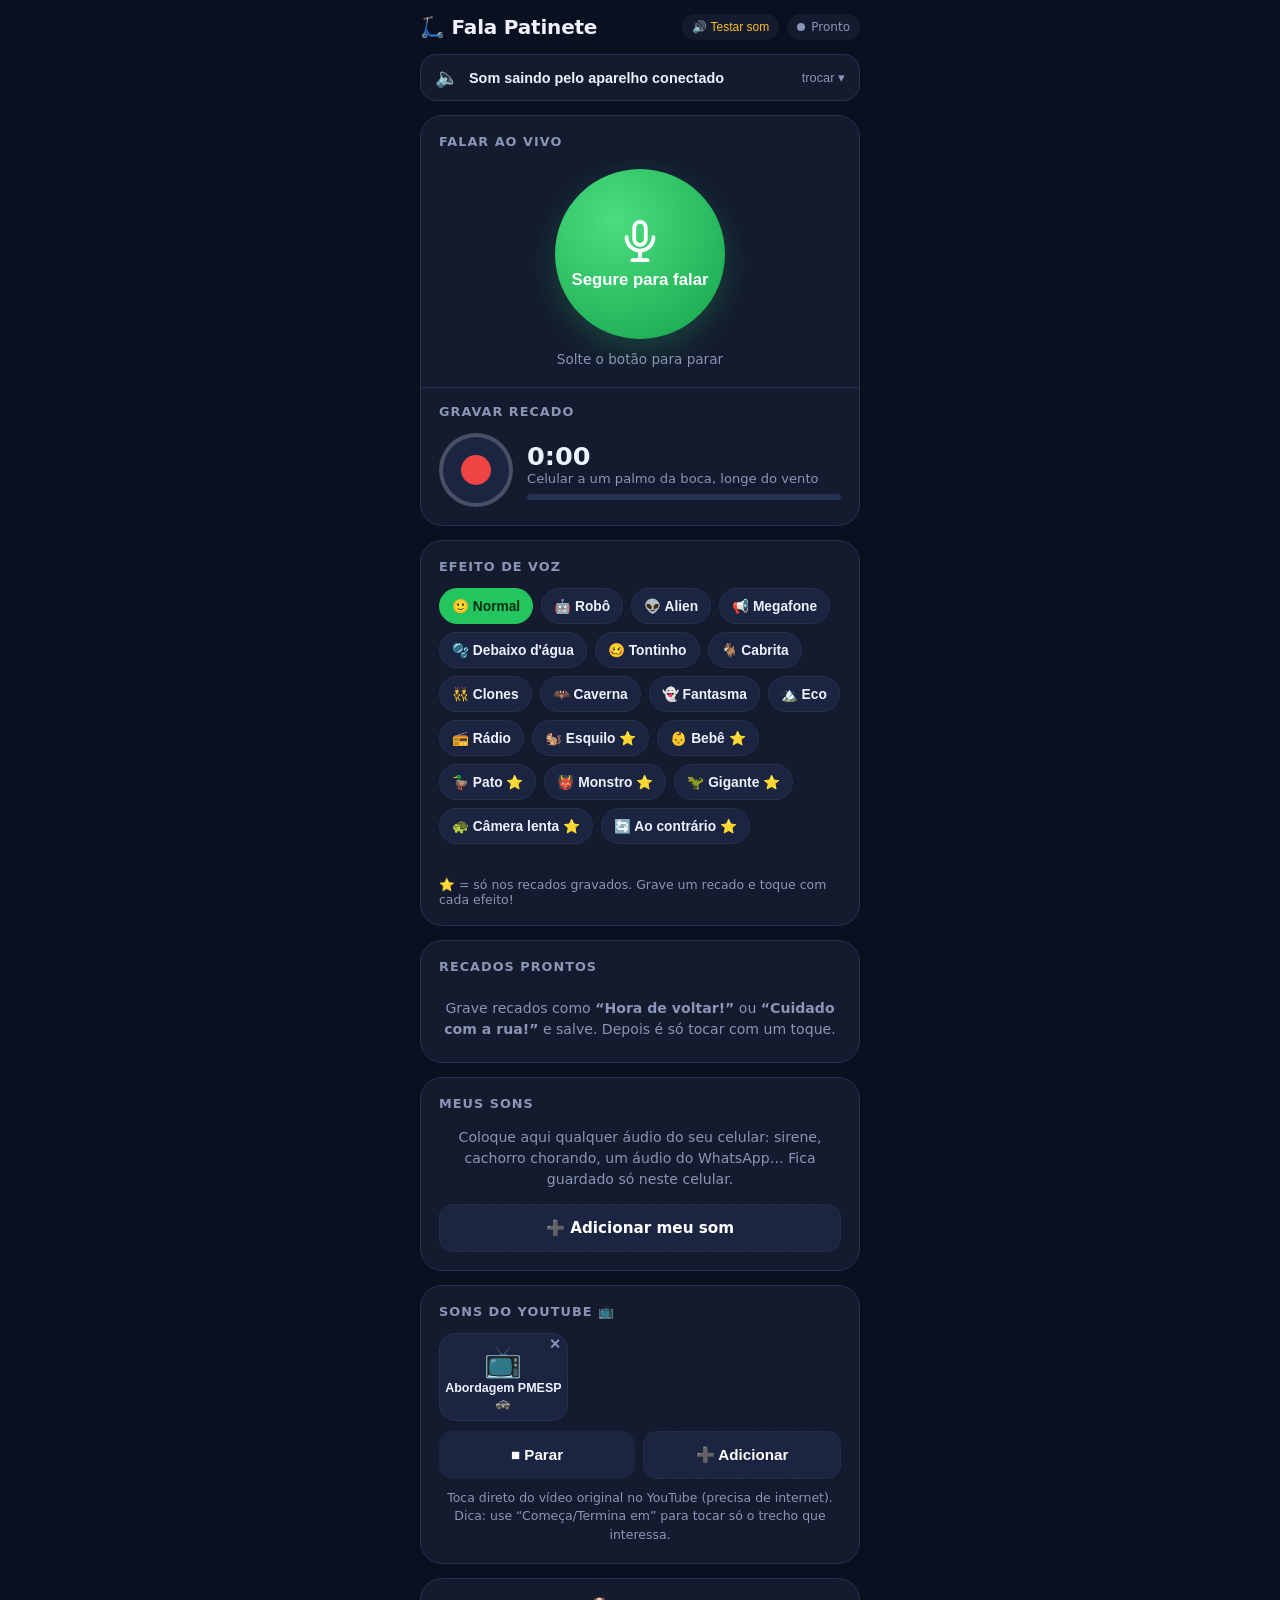
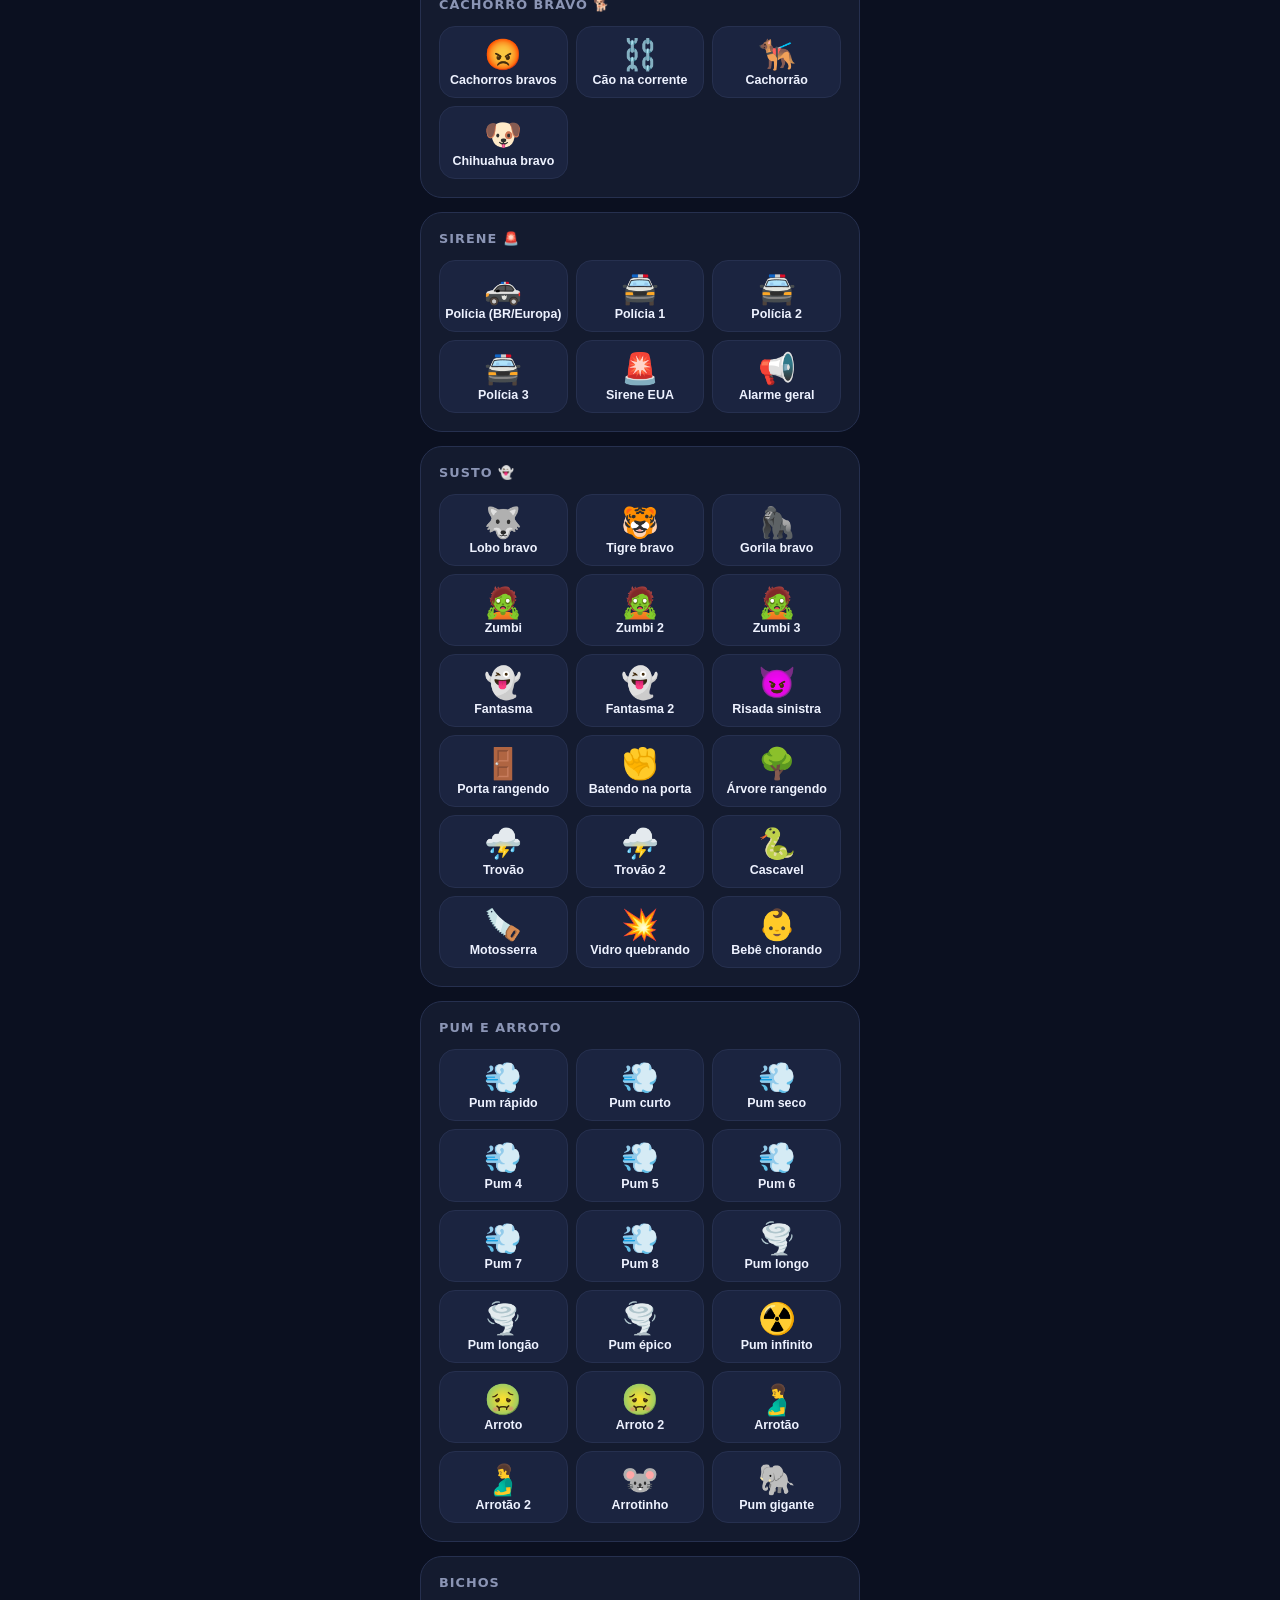
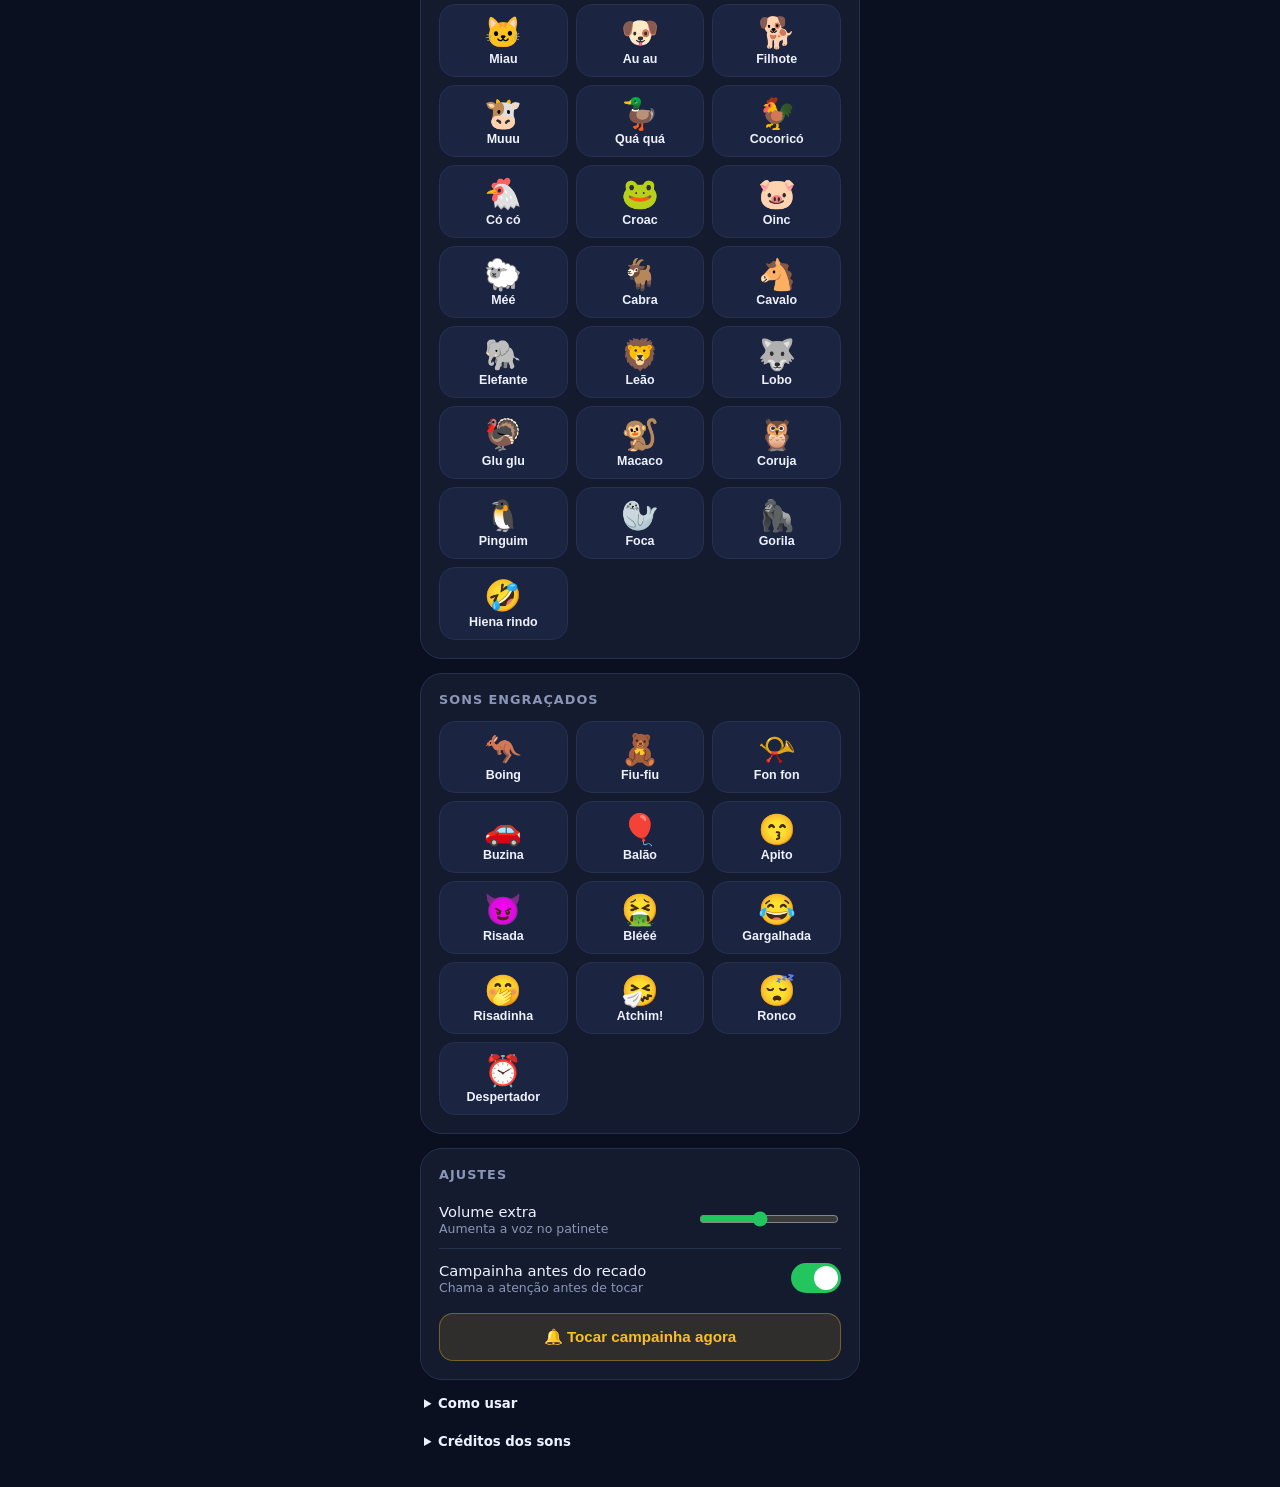
<file: patinete/index.html>
<!DOCTYPE html>
<html lang="pt-BR">
<head>
<meta charset="utf-8">
<meta name="viewport" content="width=device-width, initial-scale=1, viewport-fit=cover">
<meta name="robots" content="noindex, nofollow">
<meta name="theme-color" content="#0b1020">
<meta name="apple-mobile-web-app-capable" content="yes">
<title>Fala Patinete</title>
<style>
  :root{
    --bg:#0b1020; --card:#141b2f; --card2:#1b2440; --line:#26304f;
    --txt:#eef2ff; --mut:#8b95b5;
    --green:#22c55e; --red:#ef4444; --blue:#3b82f6; --amber:#fbbf24;
  }
  *{box-sizing:border-box;-webkit-tap-highlight-color:transparent}
  html,body{margin:0;background:var(--bg);color:var(--txt);font-family:system-ui,-apple-system,"Segoe UI",Roboto,sans-serif}
  body{min-height:100vh;padding:calc(env(safe-area-inset-top) + 14px) 16px calc(env(safe-area-inset-bottom) + 28px);user-select:none;-webkit-user-select:none}
  .wrap{max-width:440px;margin:0 auto}
  header{display:flex;align-items:center;justify-content:space-between;margin-bottom:14px}
  header h1{font-size:1.25rem;margin:0;letter-spacing:-.01em}
  .pill{font-size:.75rem;padding:6px 10px;border-radius:999px;background:var(--card);color:var(--mut);display:flex;align-items:center;gap:6px;transition:.2s}
  .pill i{width:8px;height:8px;border-radius:50%;background:var(--mut);display:inline-block}
  .pill.live{background:rgba(34,197,94,.15);color:var(--green)} .pill.live i{background:var(--green)}
  .pill.rec{background:rgba(239,68,68,.15);color:var(--red)} .pill.rec i{background:var(--red);animation:blink 1s infinite}
  .pill.play{background:rgba(59,130,246,.15);color:var(--blue)} .pill.play i{background:var(--blue)}
  @keyframes blink{50%{opacity:.2}}
  .outbar{width:100%;display:flex;align-items:center;gap:10px;background:var(--card);border:1px solid var(--line);border-radius:16px;padding:11px 14px;color:var(--txt);font-size:.9rem;margin-bottom:14px;text-align:left}
  .outbar b{flex:1;font-weight:600}
  .outbar span{color:var(--mut);font-size:.8rem}
  .ov{position:fixed;inset:0;background:rgba(5,8,20,.8);z-index:20;display:none;align-items:flex-end;justify-content:center}
  .ov.show{display:flex}
  .sheet{background:var(--card);border-radius:22px 22px 0 0;padding:18px 16px calc(env(safe-area-inset-bottom) + 18px);width:100%;max-width:480px;max-height:88vh;overflow:auto}
  .sheet h3{margin:0 0 6px;font-size:1.05rem}
  .sheet p,.sheet li{color:var(--mut);font-size:.88rem;line-height:1.5}
  .sheet ol{padding-left:20px;margin:6px 0 12px}
  .devbtn{width:100%;text-align:left;background:var(--card2);border:1px solid var(--line);border-radius:12px;padding:12px;color:var(--txt);font-size:.92rem;margin-bottom:8px}
  .devbtn.on{border-color:var(--green);background:rgba(34,197,94,.12)}

  .card{background:var(--card);border-radius:22px;padding:18px;margin-bottom:14px;border:1px solid var(--line)}
  .card h2{font-size:.8rem;text-transform:uppercase;letter-spacing:.08em;color:var(--mut);margin:0 0 14px;font-weight:600}

  /* Falar ao vivo */
  .ptt-area{display:flex;flex-direction:column;align-items:center;padding:6px 0 2px}
  .ptt{width:170px;height:170px;border-radius:50%;border:none;color:#fff;font-weight:700;font-size:1.05rem;
       background:radial-gradient(circle at 35% 30%,#4ade80,#16a34a);box-shadow:0 10px 30px rgba(34,197,94,.25);
       display:flex;flex-direction:column;align-items:center;justify-content:center;gap:6px;touch-action:none;position:relative;transition:transform .12s, box-shadow .2s, filter .2s}
  .ptt svg{width:46px;height:46px}
  .ptt.on{transform:scale(1.06);background:radial-gradient(circle at 35% 30%,#f87171,#dc2626);box-shadow:0 0 0 calc(10px + var(--lv,0)*26px) rgba(239,68,68,.18),0 10px 30px rgba(239,68,68,.35)}
  .ptt:disabled{filter:grayscale(1) brightness(.6)}
  .hint{color:var(--mut);font-size:.85rem;margin-top:12px;text-align:center;min-height:1.2em}

  .divider{height:1px;background:var(--line);margin:18px -18px 16px}
  /* Gravador */
  .rec-box{display:flex;align-items:center;gap:14px}
  .rec-btn{flex:none;width:74px;height:74px;border-radius:50%;border:4px solid #fff3;background:var(--card2);display:flex;align-items:center;justify-content:center;transition:.15s}
  .rec-btn .dot{width:30px;height:30px;border-radius:50%;background:var(--red);transition:.2s}
  .rec-btn.on .dot{width:26px;height:26px;border-radius:6px}
  .rec-btn:disabled{opacity:.35}
  .rec-info{flex:1;min-width:0}
  .rec-time{font-variant-numeric:tabular-nums;font-size:1.6rem;font-weight:700}
  .rec-sub{color:var(--mut);font-size:.82rem}
  .bar{height:6px;background:var(--line);border-radius:3px;overflow:hidden;margin-top:8px}
  .bar div{height:100%;width:0;background:var(--red);transition:width .2s linear}

  .draft{display:none;margin-top:16px;padding-top:16px;border-top:1px solid var(--line)}
  .draft.show{display:block}
  .draft input{width:100%;background:var(--card2);border:1px solid var(--line);color:var(--txt);border-radius:12px;padding:12px 14px;font-size:1rem;margin-bottom:10px;user-select:text;-webkit-user-select:text}
  .row{display:flex;gap:8px}
  .btn{flex:1;border:none;border-radius:14px;padding:14px 8px;font-size:.95rem;font-weight:600;color:#fff;background:var(--card2);display:flex;align-items:center;justify-content:center;gap:6px}
  .btn.blue{background:var(--blue)} .btn.green{background:var(--green);color:#052e12} .btn.ghost{background:transparent;border:1px solid var(--line);color:var(--mut)}
  .btn:disabled{opacity:.35}

  /* Recados salvos */
  .grid{display:grid;grid-template-columns:1fr 1fr;gap:10px}
  .tile{position:relative;background:var(--card2);border:1px solid var(--line);border-radius:16px;padding:14px 12px;text-align:left;color:var(--txt);min-height:84px;display:flex;flex-direction:column;justify-content:space-between;overflow:hidden}
  .tile .t{font-weight:600;font-size:.95rem;line-height:1.2;word-break:break-word;padding-right:22px}
  .tile .d{color:var(--mut);font-size:.75rem;display:flex;align-items:center;gap:4px}
  .tile .x{position:absolute;top:6px;right:6px;width:26px;height:26px;border-radius:50%;border:none;background:transparent;color:var(--mut);font-size:1rem;line-height:1}
  .tile.playing{border-color:var(--blue);background:#1d2b55}
  .tile.playing .prog{position:absolute;left:0;bottom:0;height:3px;background:var(--blue)}
  .tile:disabled{opacity:.4}
  .empty{color:var(--mut);font-size:.88rem;text-align:center;padding:10px 0 4px;line-height:1.5}
  .confirm{position:absolute;inset:0;background:#2a1520;display:flex;align-items:center;justify-content:center;gap:8px;border-radius:16px}
  .confirm button{border:none;border-radius:10px;padding:8px 10px;font-weight:600;font-size:.85rem}
  .confirm .yes{background:var(--red);color:#fff} .confirm .no{background:var(--card2);color:var(--txt)}

  /* Sons engraçados */
  .sfx{display:grid;grid-template-columns:repeat(3,1fr);gap:8px}
  .sfx button{background:var(--card2);border:1px solid var(--line);border-radius:16px;padding:12px 4px 10px;color:var(--txt);display:flex;flex-direction:column;align-items:center;gap:4px;font-size:.78rem;font-weight:600;transition:transform .08s}
  .sfx button b{font-size:1.9rem;line-height:1}
  .sfx button:active{transform:scale(.92)}
  .sfx button.hit{border-color:var(--amber);background:#2a2a1a}
  .sfx button:disabled{opacity:.35}

  /* Efeito de voz */
  .chips{display:flex;flex-wrap:wrap;gap:8px}
  .chip{border:1px solid var(--line);background:var(--card2);color:var(--txt);border-radius:999px;padding:9px 12px;font-size:.86rem;font-weight:600}
  .chip.on{background:var(--green);border-color:var(--green);color:#052e12}
  .fx-note{color:var(--mut);font-size:.78rem;margin-top:10px;min-height:1em}

  /* Ajustes */
  .set{display:flex;align-items:center;justify-content:space-between;gap:12px;padding:6px 0}
  .set + .set{border-top:1px solid var(--line);padding-top:12px;margin-top:6px}
  .set label{font-size:.92rem}
  .set small{display:block;color:var(--mut);font-size:.78rem}
  input[type=range]{width:140px;accent-color:var(--green)}
  .sw{position:relative;width:50px;height:30px;flex:none}
  .sw input{opacity:0;width:0;height:0}
  .sw span{position:absolute;inset:0;background:var(--line);border-radius:999px;transition:.2s}
  .sw span:before{content:"";position:absolute;width:24px;height:24px;left:3px;top:3px;background:#fff;border-radius:50%;transition:.2s}
  .sw input:checked + span{background:var(--green)}
  .sw input:checked + span:before{transform:translateX(20px)}
  .bell-btn{width:100%;margin-top:12px;background:rgba(251,191,36,.12);color:var(--amber);border:1px solid rgba(251,191,36,.35)}

  details{color:var(--mut);font-size:.83rem;line-height:1.55;padding:0 4px}
  details summary{cursor:pointer;font-weight:600;color:var(--txt);margin-bottom:6px}
  .err{display:none;background:rgba(239,68,68,.12);border:1px solid rgba(239,68,68,.4);color:#fecaca;padding:12px 14px;border-radius:14px;font-size:.88rem;margin-bottom:14px}
  .err.show{display:block}
</style>
</head>
<body>
<div class="wrap">
  <header>
    <h1>🛴 Fala Patinete</h1>
    <div style="display:flex;gap:8px;align-items:center">
      <button id="testBtn" class="pill" style="border:none;color:var(--amber)">🔊 Testar som</button>
      <div id="pill" class="pill"><i></i><span>Pronto</span></div>
    </div>
  </header>
  <button id="outBar" class="outbar"><span style="font-size:1.2rem">🔈</span><b id="outTxt">Som saindo pelo aparelho conectado</b><span>trocar ▾</span></button>
  <div id="outOv" class="ov"><div class="sheet" id="outSheet"></div></div>

  <div id="err" class="err"></div>

  <!-- AO VIVO -->
  <section class="card">
    <h2>Falar ao vivo</h2>
    <div class="ptt-area">
      <button id="ptt" class="ptt" aria-label="Segure para falar">
        <svg viewBox="0 0 24 24" fill="none" stroke="currentColor" stroke-width="2" stroke-linecap="round" stroke-linejoin="round"><rect x="9" y="2" width="6" height="12" rx="3"/><path d="M5 10a7 7 0 0 0 14 0M12 17v5M8 22h8"/></svg>
        <span id="pttTxt">Segure para falar</span>
      </button>
      <div id="pttHint" class="hint">Solte o botão para parar</div>
    </div>
      <div class="divider"></div>
    <h2>Gravar recado</h2>
    <div class="rec-box">
      <button id="recBtn" class="rec-btn" aria-label="Gravar"><div class="dot"></div></button>
      <div class="rec-info">
        <div id="recTime" class="rec-time">0:00</div>
        <div id="recSub" class="rec-sub">Celular a um palmo da boca, longe do vento</div>
        <div class="bar"><div id="recBar"></div></div>
      </div>
    </div>
    <div id="draft" class="draft">
      <input id="draftName" type="text" maxlength="30" placeholder="Nome do recado (ex.: Hora de voltar!)">
      <div class="row">
        <button id="draftPlay" class="btn blue">▶ Tocar</button>
        <button id="draftSave" class="btn green">💾 Salvar</button>
        <button id="draftDel" class="btn ghost">🗑</button>
      </div>
    </div>
  </section>

  <!-- EFEITO DE VOZ -->
  <section class="card">
    <h2>Efeito de voz</h2>
    <div id="chips" class="chips">
      <button class="chip on" data-fx="normal">🙂 Normal</button>
      <button class="chip" data-fx="robo">🤖 Robô</button>
      <button class="chip" data-fx="alien">👽 Alien</button>
      <button class="chip" data-fx="megafone">📢 Megafone</button>
      <button class="chip" data-fx="agua">🫧 Debaixo d'água</button>
      <button class="chip" data-fx="bebado">🥴 Tontinho</button>
      <button class="chip" data-fx="cabrita">🐐 Cabrita</button>
      <button class="chip" data-fx="coral">👯 Clones</button>
      <button class="chip" data-fx="caverna">🦇 Caverna</button>
      <button class="chip" data-fx="fantasma">👻 Fantasma</button>
      <button class="chip" data-fx="eco">🏔️ Eco</button>
      <button class="chip" data-fx="radio">📻 Rádio</button>
      <button class="chip" data-fx="esquilo">🐿️ Esquilo ⭐</button>
      <button class="chip" data-fx="bebe">👶 Bebê ⭐</button>
      <button class="chip" data-fx="pato">🦆 Pato ⭐</button>
      <button class="chip" data-fx="monstro">👹 Monstro ⭐</button>
      <button class="chip" data-fx="gigante">🦖 Gigante ⭐</button>
      <button class="chip" data-fx="lento">🐢 Câmera lenta ⭐</button>
      <button class="chip" data-fx="contrario">🔄 Ao contrário ⭐</button>
    </div>
    <div id="fxNote" class="fx-note"></div>
    <div class="fx-note">⭐ = só nos recados gravados. Grave um recado e toque com cada efeito!</div>
  </section>

  <!-- RECADOS SALVOS -->
  <section class="card">
    <h2>Recados prontos</h2>
    <div id="grid" class="grid"></div>
    <div id="empty" class="empty">Grave recados como <b>“Hora de voltar!”</b> ou <b>“Cuidado com a rua!”</b> e salve. Depois é só tocar com um toque.</div>
  </section>


  <!-- MEUS SONS -->
  <section class="card">
    <h2>Meus sons</h2>
    <div id="sfxMeus" class="sfx"></div>
    <div id="meusEmpty" class="empty" style="padding-top:2px">Coloque aqui qualquer áudio do seu celular: sirene, cachorro chorando, um áudio do WhatsApp… Fica guardado só neste celular.</div>
    <label class="btn" style="margin-top:10px;background:var(--card2);border:1px dashed var(--line);cursor:pointer">➕ Adicionar meu som<input id="meuFile" type="file" accept="audio/*,.mp3,.m4a,.ogg,.wav,.opus,.aac" style="display:none"></label>
    <div id="meuNameBox" class="draft" style="margin-top:12px">
      <input id="meuName" type="text" maxlength="20" placeholder="Nome do som (ex.: Sirene)">
      <div class="row"><button id="meuSave" class="btn green">💾 Salvar som</button><button id="meuCancel" class="btn ghost">Cancelar</button></div>
    </div>
  </section>

  <section class="card">
    <h2>Sons do YouTube 📺</h2>
    <div id="ytGrid" class="sfx"></div>
    <div class="row" style="margin-top:10px">
      <button id="ytStop" class="btn" style="background:var(--card2)">■ Parar</button>
      <button id="ytAddBtn" class="btn" style="background:var(--card2);border:1px dashed var(--line)">➕ Adicionar</button>
    </div>
    <div id="ytForm" class="draft" style="margin-top:12px">
      <input id="ytLink" type="text" placeholder="Cole o link do YouTube">
      <input id="ytName" type="text" maxlength="22" placeholder="Nome do botão (ex.: Sirene PM)">
      <div class="row">
        <input id="ytStart" type="text" inputmode="numeric" placeholder="Começa em (seg)">
        <input id="ytEnd" type="text" inputmode="numeric" placeholder="Termina em (seg)">
      </div>
      <div class="row"><button id="ytSave" class="btn green">💾 Salvar</button><button id="ytCancel" class="btn ghost">Cancelar</button></div>
    </div>
    <div class="empty" style="padding:10px 0 0;font-size:.78rem">Toca direto do vídeo original no YouTube (precisa de internet). Dica: use “Começa/Termina em” para tocar só o trecho que interessa.</div>
    <div id="ytBox" style="position:absolute;left:-9999px;top:0;width:200px;height:120px;overflow:hidden"><div id="ytPlayer"></div></div>
  </section>

  <section class="card">
    <h2>Cachorro bravo 🐕</h2>
    <div id="sfxCaes" class="sfx"></div>
  </section>

  <section class="card">
    <h2>Sirene 🚨</h2>
    <div id="sfxSirene" class="sfx"></div>
  </section>

  <section class="card">
    <h2>Susto 👻</h2>
    <div id="sfxSusto" class="sfx"></div>
  </section>

  <!-- SONS ENGRAÇADOS -->
  <section class="card">
    <h2>Pum e arroto</h2>
    <div id="sfxPum" class="sfx"></div>
  </section>

  <section class="card">
    <h2>Bichos</h2>
    <div id="sfxBichos" class="sfx"></div>
  </section>

  <section class="card">
    <h2>Sons engraçados</h2>
    <div id="sfxEngr" class="sfx"></div>
  </section>



  <!-- AJUSTES -->
  <section class="card">
    <h2>Ajustes</h2>
    <div class="set">
      <div><label for="vol">Volume extra</label><small>Aumenta a voz no patinete</small></div>
      <input id="vol" type="range" min="0.5" max="4" step="0.1" value="2">
    </div>
    <div class="set">
      <div><label for="bellFirst">Campainha antes do recado</label><small>Chama a atenção antes de tocar</small></div>
      <label class="sw"><input id="bellFirst" type="checkbox" checked><span></span></label>
    </div>
    <button id="bell" class="btn bell-btn">🔔 Tocar campainha agora</button>
  </section>

  <details>
    <summary>Como usar</summary>
    1. Ligue o patinete e conecte este celular no Bluetooth dele.<br>
    2. Permita o microfone quando o app pedir.<br>
    3. <b>Ao vivo:</b> segure o botão verde e fale. Afaste-se do patinete para não apitar (microfonia).<br>
    4. <b>Recados:</b> grave perto, salve e toque quando quiser. Não dá microfonia.<br>
    5. Se estiver baixo: com o Bluetooth conectado, aperte o botão de volume do celular <b>enquanto toca um som</b> (assim sobe o volume de mídia) e aumente o volume do próprio patinete.<br>
    6. A tela fica acesa enquanto o app está aberto. O Bluetooth alcança uns 10 metros.
  </details>
  <details style="margin-top:12px">
    <summary>Créditos dos sons</summary>
    Sons reais da coleção <a href="https://github.com/AntumMT/mod-sounds" style="color:var(--mut)">mod-sounds (AntumDeluge)</a>, originalmente do Freesound e de outras fontes livres.
    Quase todos são <b>CC0 (domínio público)</b>. Os que pedem crédito:<br>
    • Miau: blimp66 (CC BY 3.0)<br>
    • Có có: www.bonson.ca (CC BY 3.0)<br>
    • Hiena rindo: Mathevon N., Koralek A., Weldele M., Glickman S. &amp; Theunissen F. (CC BY 2.0)<br>
    Pum: coleção “So Many Farts” (github.com/3mta3/farts), sem licença informada. Arrotos: Kaboom.js (Replit, MIT) e Sonic Pi (CC0).<br>
    Susto: lobo bravo (newagesoup, CC BY 3.0), porta rangendo (InspectorJ, CC BY 3.0), fantasmas (BlockMen, CC BY-SA 3.0); os demais CC0.<br>
    Cachorros, sirenes e outros: gravações do Freesound reunidas no ESC-50; créditos CC BY: urupin, pgonsilva, thfc140491, gezortenplotz; os demais CC0.<br>
    Lista completa: <a href="sons/CREDITOS.md" style="color:var(--mut)">sons/CREDITOS.md</a>
  </details>
</div>

<script>
(() => {
  const $ = id => document.getElementById(id);
  const MAX_REC = 30; // segundos

  // ---------- Estado ----------
  // mode: idle | live | recording | playing
  let mode = 'idle';
  let sfxBus, ctx, stream, micSrc, liveGain, analyser, master;
  let recorder, recChunks = [], recStart = 0, recTimer = null, draftBlob = null, draftDur = 0;
  let current = null; // {src, id, raf}
  let saved = [];     // {id, name, dur, blob}
  let wakeLock = null;

  // ---------- Áudio ----------
  async function ensureAudio() {
    if (!ctx) {
      ctx = new (window.AudioContext || window.webkitAudioContext)();
      master = ctx.createGain(); master.gain.value = vol();
      const comp = ctx.createDynamicsCompressor();
      comp.threshold.value = -16; comp.knee.value = 10; comp.ratio.value = 3; comp.attack.value = .003; comp.release.value = .2;
      const makeup = ctx.createGain(); makeup.gain.value = 1.6;
      const lim = ctx.createDynamicsCompressor();
      lim.threshold.value = -1.5; lim.knee.value = 0; lim.ratio.value = 20; lim.attack.value = .001; lim.release.value = .1;
      master.connect(comp).connect(makeup).connect(lim).connect(ctx.destination);
      sfxBus = ctx.createGain(); sfxBus.gain.value = 1.3; sfxBus.connect(master);
    }
    setSession('playback');
    unlockMedia();
    if (sinkId) applySink();
    if (ctx.state === 'suspended') await ctx.resume();
  }
  function setSession(t) { try { if (navigator.audioSession) navigator.audioSession.type = t; } catch(_) {} }
  // Um <audio> silencioso tocando em loop faz o iPhone tratar o som como mídia (toca mesmo na chave do silencioso)
  let silentEl = null;
  function unlockMedia() {
    if (silentEl) { if (silentEl.paused) silentEl.play().catch(() => {}); return; }
    const sr = 8000, n = sr / 2, buf = new ArrayBuffer(44 + n * 2), v = new DataView(buf);
    const w = (o, str) => { for (let i = 0; i < str.length; i++) v.setUint8(o + i, str.charCodeAt(i)); };
    w(0,'RIFF'); v.setUint32(4, 36 + n * 2, true); w(8,'WAVE'); w(12,'fmt '); v.setUint32(16,16,true); v.setUint16(20,1,true); v.setUint16(22,1,true);
    v.setUint32(24,sr,true); v.setUint32(28,sr*2,true); v.setUint16(32,2,true); v.setUint16(34,16,true); w(36,'data'); v.setUint32(40,n*2,true);
    silentEl = new Audio(URL.createObjectURL(new Blob([buf], { type: 'audio/wav' })));
    silentEl.loop = true; silentEl.setAttribute('playsinline', '');
    silentEl.play().catch(() => {});
  }
  // Fecha o microfone: devolve o celular ao modo "mídia" (som volta para o Bluetooth)
  let releaseT = null;
  function releaseMic() {
    clearTimeout(releaseT);
    if (!stream) return;
    try { stream.getTracks().forEach(t => t.stop()); } catch(_) {}
    try { micSrc.disconnect(); } catch(_) {}
    if (liveCleanup) { liveCleanup(); liveCleanup = null; }
    stream = null; micSrc = null; liveGain = null;
    setSession('playback');
  }
  function releaseMicSoon() { clearTimeout(releaseT); releaseT = setTimeout(() => { if (mode === 'idle') releaseMic(); }, 600); }
  let micKind = null;
  async function ensureMic(kind = 'live') {
    clearTimeout(releaseT);
    if (stream && stream.active && micKind !== kind) releaseMic();
    await ensureAudio();
    if (stream && stream.active) return true;
    setSession('play-and-record');
    try {
      // Gravar: com redução de ruído (nada toca enquanto grava, então não atrapalha o Bluetooth).
      // Ao vivo: sem cancelamento de eco, para o som continuar saindo no Bluetooth.
      const base = { channelCount: 1, sampleRate: 48000, echoCancellation: false, autoGainControl: true };
      stream = await navigator.mediaDevices.getUserMedia({ audio: kind === 'rec' ? { ...base, noiseSuppression: true } : { ...base, noiseSuppression: false } });
      micKind = kind;
    } catch (e) {
      showErr('Não consegui usar o microfone. Toque no cadeado da barra de endereço, permita o microfone e recarregue a página.');
      return false;
    }
    hideErr();
    micSrc = ctx.createMediaStreamSource(stream);
    analyser = ctx.createAnalyser(); analyser.fftSize = 512;
    liveGain = ctx.createGain(); liveGain.gain.value = 0;
    micSrc.connect(analyser);
    micSrc.connect(liveGain);
    rewireLive();
    if (!levelOn) { levelOn = true; levelLoop(); }
    keepAwake();
    return true;
  }
  const vol = () => parseFloat($('vol').value);
  $('vol').addEventListener('input', () => { if (master) master.gain.value = vol(); save('vol', $('vol').value); });

  let levelOn = false;
  function levelLoop() {
    const d = new Uint8Array(512);
    const tick = () => {
      if (analyser && stream) analyser.getByteTimeDomainData(d); else d.fill(128);
      let s = 0; for (const v of d) { const x = (v - 128) / 128; s += x * x; }
      const lv = Math.min(1, Math.sqrt(s / d.length) * 4);
      $('ptt').style.setProperty('--lv', mode === 'live' ? lv.toFixed(2) : 0);
      requestAnimationFrame(tick);
    };
    tick();
  }

  // ---------- Efeitos de voz ----------
  let fx = 'normal', liveCleanup = null;
  // g = efeito de som (funciona ao vivo e no recado) | rate = muda o tom (só recado) | rev = de trás pra frente (só recado)
  const FX = {
    normal:{}, robo:{g:'robo'}, alien:{g:'alien'}, eco:{g:'eco'}, radio:{g:'radio'}, megafone:{g:'megafone'},
    agua:{g:'agua'}, bebado:{g:'bebado'}, cabrita:{g:'cabrita'}, caverna:{g:'caverna'}, fantasma:{g:'fantasma'}, coral:{g:'coral'},
    esquilo:{rate:1.55}, bebe:{rate:1.95}, monstro:{rate:.68}, gigante:{rate:.5, g:'caverna'},
    pato:{rate:1.35, g:'pato'}, contrario:{rev:true}, lento:{rate:.78, g:'bebado'},
  };
  const irCache = {};
  function impulse(sec, decay) {
    const k = sec + '_' + decay; if (irCache[k]) return irCache[k];
    const len = Math.floor(ctx.sampleRate * sec), b = ctx.createBuffer(2, len, ctx.sampleRate);
    for (let c = 0; c < 2; c++) { const d = b.getChannelData(c); for (let i = 0; i < len; i++) d[i] = (Math.random() * 2 - 1) * Math.pow(1 - i / len, decay); }
    return (irCache[k] = b);
  }
  function shaper(k) { const ws = ctx.createWaveShaper(), c = new Float32Array(1024); for (let i = 0; i < 1024; i++) { const x = i / 512 - 1; c[i] = Math.tanh(x * k); } ws.curve = c; return ws; }
  function connectFx(node, g) {
    const nodes = [], oscs = [];
    const N = n => (nodes.push(n), n);
    const gain = v => { const x = N(ctx.createGain()); x.gain.value = v; return x; };
    const filt = (type, f, q = 1, gdb = 0) => { const x = N(ctx.createBiquadFilter()); x.type = type; x.frequency.value = f; x.Q.value = q; x.gain.value = gdb; return x; };
    const lfo = (f, depth, target) => { const o = ctx.createOscillator(); o.frequency.value = f; const d = gain(depth); o.connect(d).connect(target); o.start(); oscs.push(o); return o; };
    const delay = (base) => { const d = N(ctx.createDelay(1)); d.delayTime.value = base; return d; };
    const conv = (sec, dec) => { const c = N(ctx.createConvolver()); c.buffer = impulse(sec, dec); return c; };
    const out = gain(1); out.connect(master);
    switch (g) {
      case 'robo': { const r = gain(0); lfo(55, 1, r.gain); node.connect(r).connect(gain(2)).connect(out); break; }
      case 'alien': { const r = gain(0); const o = lfo(320, 1, r.gain); lfo(4, 160, o.frequency); node.connect(r).connect(gain(2.2)).connect(out); break; }
      case 'eco': { const d = delay(.28), fb = gain(.45); node.connect(out); node.connect(d); d.connect(fb).connect(d); d.connect(gain(.6)).connect(out); break; }
      case 'radio': node.connect(filt('highpass', 600)).connect(filt('lowpass', 2800)).connect(N(shaper(3))).connect(gain(1.3)).connect(out); break;
      case 'megafone': node.connect(filt('highpass', 500, .7)).connect(filt('peaking', 1500, 1, 9)).connect(filt('lowpass', 2400, .7)).connect(N(shaper(14))).connect(gain(.8)).connect(out); break;
      case 'agua': { const d = delay(.012); lfo(3, .005, d.delayTime); const lp = filt('lowpass', 700, 6); lfo(.7, 400, lp.frequency); node.connect(d).connect(lp).connect(gain(1.7)).connect(out); break; }
      case 'bebado': { const d = delay(.035); lfo(.55, .025, d.delayTime); node.connect(d).connect(out); break; }
      case 'cabrita': { const d = delay(.006); lfo(7, .004, d.delayTime); const t = gain(.6); lfo(7, .4, t.gain); node.connect(d).connect(t).connect(gain(1.3)).connect(out); break; }
      case 'caverna': { node.connect(gain(.6)).connect(out); node.connect(conv(3.5, 2.5)).connect(gain(.9)).connect(out); break; }
      case 'fantasma': { const d = delay(.02); lfo(3, .007, d.delayTime); const lp = filt('lowpass', 1800); node.connect(d).connect(lp); lp.connect(gain(.25)).connect(out); lp.connect(conv(4, 2)).connect(gain(1.2)).connect(out); break; }
      case 'coral': { node.connect(gain(.7)).connect(out); [[.018,.8],[.027,1.1],[.036,1.4],[.045,.6]].forEach(([b, f]) => { const d = delay(b); lfo(f, .005, d.delayTime); node.connect(d).connect(gain(.55)).connect(out); }); break; }
      case 'pato': node.connect(filt('bandpass', 1600, 3)).connect(N(shaper(4))).connect(gain(2)).connect(out); break;
      default: node.connect(out);
    }
    return () => { try { node.disconnect(); } catch(_) {} oscs.forEach(o => { try { o.stop(); } catch(_) {} }); nodes.forEach(n => { try { n.disconnect(); } catch(_) {} }); };
  }
  function rewireLive() {
    if (!liveGain) return;
    if (liveCleanup) liveCleanup();
    liveCleanup = connectFx(liveGain, (FX[fx] || {}).g);
  }
  function setFx(k) {
    fx = k; save('fx', k);
    document.querySelectorAll('.chip').forEach(c => c.classList.toggle('on', c.dataset.fx === k));
    const d = FX[k] || {};
    $('fxNote').textContent = k === 'normal' ? '' : (d.rate || d.rev) ? '⭐ Efeito completo nos recados gravados.' + (d.g ? ' Ao vivo sai uma parte dele.' : ' Ao vivo a voz sai normal.') : 'Vale para falar ao vivo e para os recados.';
    rewireLive();
  }
  document.querySelectorAll('.chip').forEach(c => c.addEventListener('click', () => setFx(c.dataset.fx)));

  // ---------- Sons reais (arquivos em /patinete/sons, licenças em créditos) ----------
  const BICHOS = [
    ['gato','🐱','Miau'],['cachorro','🐶','Au au'],['filhote','🐕','Filhote'],['vaca','🐮','Muuu'],
    ['pato','🦆','Quá quá'],['galo','🐓','Cocoricó'],['galinha','🐔','Có có'],['sapo','🐸','Croac'],
    ['porco','🐷','Oinc'],['ovelha','🐑','Méé'],['cabra','🐐','Cabra'],['cavalo','🐴','Cavalo'],
    ['elefante','🐘','Elefante'],['leao','🦁','Leão'],['lobo','🐺','Lobo'],['peru','🦃','Glu glu'],
    ['macaco','🐒','Macaco'],['coruja','🦉','Coruja'],['pinguim','🐧','Pinguim'],['foca','🦭','Foca'],
    ['gorila','🦍','Gorila'],['hiena','🤣','Hiena rindo'],
  ];
  const PUNS = [
    ['pum1','💨','Pum rápido'],['pum2','💨','Pum curto'],['pum3','💨','Pum seco'],['pum4','💨','Pum 4'],
    ['pum5','💨','Pum 5'],['pum6','💨','Pum 6'],['pum7','💨','Pum 7'],['pum8','💨','Pum 8'],
    ['pum9','🌪️','Pum longo'],['pum10','🌪️','Pum longão'],['pum11','🌪️','Pum épico'],['pum12','☢️','Pum infinito'],
    ['arroto1','🤢','Arroto'],['arroto2','🤢','Arroto 2'],
    ['arroto1','🫃','Arrotão',0.7],['arroto2','🫃','Arrotão 2',0.7],['arroto1','🐭','Arrotinho',1.5],['pum3','🐘','Pum gigante',0.6],
  ];
  const CAES = [
    ['cao_bravo','😡','Cachorros bravos'],['cao_corrente','⛓️','Cão na corrente'],['cachorrao','🐕‍🦺','Cachorrão'],['chihuahua','🐶','Chihuahua bravo'],
  ];
  const SIRENES = [
    ['sirene5','🚓','Polícia (BR/Europa)'],['sirene1','🚔','Polícia 1'],['sirene2','🚔','Polícia 2'],['sirene3','🚔','Polícia 3'],
    ['sirene4','🚨','Sirene EUA'],['alarme','📢','Alarme geral'],
  ];
  const SUSTO = [
    ['lobo_bravo','🐺','Lobo bravo'],['tigre_bravo','🐯','Tigre bravo'],['gorila_bravo','🦍','Gorila bravo'],
    ['zumbi1','🧟','Zumbi'],['zumbi2','🧟','Zumbi 2'],['zumbi3','🧟','Zumbi 3'],
    ['fantasma1','👻','Fantasma'],['fantasma2','👻','Fantasma 2'],['risada2','😈','Risada sinistra'],
    ['porta_range','🚪','Porta rangendo'],['porta_bate','✊','Batendo na porta'],['arvore_range','🌳','Árvore rangendo'],
    ['trovao1','⛈️','Trovão'],['trovao2','⛈️','Trovão 2'],['cobra','🐍','Cascavel'],
    ['motosserra','🪚','Motosserra'],['vidro','💥','Vidro quebrando'],['bebe','👶','Bebê chorando'],
  ];
  const ENGRACADOS = [
    ['boing','🦘','Boing'],['brinquedo','🧸','Fiu-fiu'],['fonfon','📯','Fon fon'],['buzina','🚗','Buzina'],
    ['balao','🎈','Balão'],['apito','😙','Apito'],['risada','😈','Risada'],['vomito','🤮','Blééé'],
    ['risada3','😂','Gargalhada'],['risada4','🤭','Risadinha'],['espirro','🤧','Atchim!'],['ronco','😴','Ronco'],['despertador','⏰','Despertador'],
  ];
  const sfxCache = {};
  async function loadSfx(id) {
    if (sfxCache[id]) return sfxCache[id];
    const r = await fetch('sons/' + id + '.mp3');
    const buf = await ctx.decodeAudioData(await r.arrayBuffer());
    let peak = 0; const d = buf.getChannelData(0);
    for (let i = 0; i < d.length; i += 2) { const v = Math.abs(d[i]); if (v > peak) peak = v; }
    return (sfxCache[id] = { buf, norm: peak > 0 ? Math.min(6, 0.95 / peak) : 1 });
  }
  let sfxPlaying = [];
  function makeSfxGrid(list, el) {
    list.forEach(([id, em, name, rate]) => {
      const b = document.createElement('button');
      b.innerHTML = '<b>' + em + '</b>' + name;
      b.addEventListener('click', async () => {
        if (mode === 'recording') return;
        await ensureAudio();
        b.classList.add('hit');
        try {
          const { buf, norm } = await loadSfx(id);
          const src = ctx.createBufferSource(); src.buffer = buf; if (rate) src.playbackRate.value = rate;
          const g = ctx.createGain(); g.gain.value = norm;
          src.connect(g).connect(sfxBus);
          src.start();
          sfxPlaying.push(src);
          src.onended = () => { sfxPlaying = sfxPlaying.filter(x => x !== src); b.classList.remove('hit'); };
        } catch (e) { b.classList.remove('hit'); showErr('Não consegui carregar esse som. Verifique a internet.'); }
      });
      el.appendChild(b);
    });
  }
  makeSfxGrid(BICHOS, $('sfxBichos'));
  makeSfxGrid(ENGRACADOS, $('sfxEngr'));
  makeSfxGrid(PUNS, $('sfxPum'));
  makeSfxGrid(SUSTO, $('sfxSusto'));
  makeSfxGrid(CAES, $('sfxCaes'));
  makeSfxGrid(SIRENES, $('sfxSirene'));
  // pré-carrega em segundo plano depois do primeiro toque (para funcionar sem atraso)
  document.addEventListener('pointerdown', async function pre() {
    document.removeEventListener('pointerdown', pre);
    await ensureAudio();
    for (const [id] of ['campainha', ...SIRENES, ...CAES, ...PUNS, ...SUSTO, ...BICHOS, ...ENGRACADOS]) { try { await loadSfx(id); } catch(_) {} }
  });

  // Aviso antes do recado: campainha real (kwahmah_02, CC BY 3.0)
  function bellAt(t0) {
    const c = sfxCache['campainha'];
    if (!c) { loadSfx('campainha').catch(() => {}); return 0; }
    const src = ctx.createBufferSource(); src.buffer = c.buf;
    const g = ctx.createGain(); g.gain.value = c.norm * .8;
    src.connect(g).connect(sfxBus); src.start(t0);
    return Math.min(c.buf.duration, 2.2);
  }

  // ---------- Modo / interface ----------
  function setMode(m) {
    mode = m;
    const pill = $('pill'), txt = pill.querySelector('span');
    pill.className = 'pill' + ({live:' live', recording:' rec', playing:' play'}[m] || '');
    txt.textContent = ({idle:'Pronto', live:'No ar', recording:'Gravando', playing:'Tocando'})[m];

    // Ao vivo: liberado em idle e playing (interrompe o recado)
    $('ptt').disabled = (m === 'recording');
    $('pttHint').textContent = m === 'recording' ? 'Termine a gravação primeiro' : (m === 'live' ? 'Ela está te ouvindo…' : 'Solte o botão para parar');

    // Gravar: só em idle (ou parar se estiver gravando)
    $('recBtn').disabled = !(m === 'idle' || m === 'recording');
    $('recBtn').classList.toggle('on', m === 'recording');

    // Rascunho e recados: não durante gravação/ao vivo
    const lock = (m === 'recording' || m === 'live');
    ['draftSave','draftDel'].forEach(id => $(id).disabled = lock || m === 'playing');
    $('draftPlay').disabled = lock || (m === 'playing' && current?.id !== 'draft');
    $('draftName').disabled = lock;
    document.querySelectorAll('.tile').forEach(t => t.disabled = lock);
    $('bell').disabled = m !== 'idle';
    renderPlayingState();
  }

  function showErr(t){ $('err').textContent = t; $('err').classList.add('show'); }
  function hideErr(){ $('err').classList.remove('show'); }
  const fmt = s => { s = Math.max(0, Math.round(s)); return Math.floor(s/60) + ':' + String(s%60).padStart(2,'0'); };

  // ---------- Ao vivo (segurar) ----------
  const ptt = $('ptt');
  let pttHeld = false;
  ptt.addEventListener('pointerdown', async e => {
    e.preventDefault();
    if (mode === 'recording') return;
    pttHeld = true;
    try { ptt.setPointerCapture(e.pointerId); } catch(_) {}
    if (mode === 'playing') stopPlayback();
    if (!(await ensureMic())) { pttHeld = false; return; }
    if (!pttHeld) return; // soltou antes de liberar o mic
    liveGain.gain.setTargetAtTime(1, ctx.currentTime, .015);
    ptt.classList.add('on'); $('pttTxt').textContent = 'Falando…';
    navigator.vibrate?.(30);
    setMode('live');
  });
  const pttUp = () => {
    pttHeld = false;
    if (mode !== 'live') return;
    if (liveGain) liveGain.gain.setTargetAtTime(0, ctx.currentTime, .015);
    ptt.classList.remove('on'); $('pttTxt').textContent = 'Segure para falar';
    setMode('idle');
    releaseMicSoon();
  };
  ['pointerup','pointercancel','lostpointercapture'].forEach(ev => ptt.addEventListener(ev, pttUp));
  ptt.addEventListener('contextmenu', e => e.preventDefault());

  // ---------- Gravador ----------
  $('recBtn').addEventListener('click', async () => {
    if (mode === 'recording') return stopRec();
    if (mode !== 'idle') return;
    if (!(await ensureMic('rec'))) return;
    if (draftBlob) discardDraft();
    let mime = ['audio/webm;codecs=opus','audio/mp4','audio/webm'].find(t => window.MediaRecorder?.isTypeSupported?.(t)) || '';
    try { recorder = new MediaRecorder(stream, { ...(mime ? { mimeType: mime } : {}), audioBitsPerSecond: 128000 }); }
    catch (e) { showErr('Este navegador não grava áudio. Tente pelo Chrome ou Safari atualizado.'); return; }
    recChunks = [];
    recorder.ondataavailable = ev => ev.data.size && recChunks.push(ev.data);
    recorder.onstop = onRecStop;
    recorder.start();
    recStart = performance.now();
    navigator.vibrate?.(40);
    setMode('recording');
    $('recSub').textContent = 'Toque de novo para parar (máx. ' + MAX_REC + 's)';
    recTimer = setInterval(() => {
      const s = (performance.now() - recStart) / 1000;
      $('recTime').textContent = fmt(s);
      $('recBar').style.width = Math.min(100, s / MAX_REC * 100) + '%';
      if (s >= MAX_REC) stopRec();
    }, 200);
  });

  function stopRec() {
    if (mode !== 'recording') return;
    clearInterval(recTimer);
    draftDur = (performance.now() - recStart) / 1000;
    recorder.stop();
    navigator.vibrate?.([20,40,20]);
  }
  function onRecStop() {
    releaseMic();
    setMode('idle');
    $('recBar').style.width = '0';
    if (draftDur < 0.6) {
      $('recTime').textContent = '0:00';
      $('recSub').textContent = 'Muito curto. Toque e fale um pouco mais.';
      return;
    }
    draftBlob = new Blob(recChunks, { type: recorder.mimeType || 'audio/webm' });
    $('recTime').textContent = fmt(draftDur);
    $('recSub').textContent = 'Recado gravado. Toque, salve ou apague.';
    $('draftName').value = '';
    $('draft').classList.add('show');
    setMode('idle');
  }
  function discardDraft() {
    draftBlob = null;
    $('draft').classList.remove('show');
    $('recTime').textContent = '0:00';
    $('recSub').textContent = 'Celular a um palmo da boca, longe do vento';
  }
  $('draftDel').addEventListener('click', () => { if (mode === 'idle') discardDraft(); });
  $('draftPlay').addEventListener('click', () => {
    if (current?.id === 'draft') return stopPlayback();
    if (draftBlob) play(draftBlob, 'draft');
  });
  $('draftSave').addEventListener('click', async () => {
    if (!draftBlob || mode !== 'idle') return;
    const name = $('draftName').value.trim() || ('Recado ' + (saved.length + 1));
    const item = { id: Date.now().toString(36), name, dur: draftDur, blob: draftBlob };
    saved.push(item);
    await dbPut(item);
    discardDraft();
    renderSaved();
  });

  // ---------- Tocar ----------
  async function play(blob, id) {
    if (mode === 'recording' || mode === 'live') return;
    stopPlayback();
    await ensureAudio();
    let buf;
    try { buf = await ctx.decodeAudioData(await blob.arrayBuffer()); }
    catch (e) { showErr('Não consegui tocar esse áudio.'); return; }
    const t0 = ctx.currentTime + .05;
    const lead = $('bellFirst').checked ? bellAt(t0) : 0;
    const def = FX[fx] || {};
    if (def.rev) {
      const rb = ctx.createBuffer(buf.numberOfChannels, buf.length, buf.sampleRate);
      for (let c = 0; c < buf.numberOfChannels; c++) rb.getChannelData(c).set(Float32Array.from(buf.getChannelData(c)).reverse());
      buf = rb;
    }
    const src = ctx.createBufferSource();
    src.buffer = buf;
    const rate = def.rate || 1;
    src.playbackRate.value = rate;
    // Normaliza: leva o pico do recado perto do máximo (até 12x mais alto)
    let peak = 0;
    for (let c = 0; c < buf.numberOfChannels; c++) { const d = buf.getChannelData(c); for (let i = 0; i < d.length; i += 4) { const v = Math.abs(d[i]); if (v > peak) peak = v; } }
    const ng = ctx.createGain(); ng.gain.value = peak > 0 ? Math.min(5, 0.9 / peak) : 1;
    const hp = ctx.createBiquadFilter(); hp.type = 'highpass'; hp.frequency.value = 110; hp.Q.value = .7;
    const pres = ctx.createBiquadFilter(); pres.type = 'peaking'; pres.frequency.value = 2800; pres.Q.value = 1; pres.gain.value = 3;
    src.connect(hp).connect(pres).connect(ng);
    const cleanup = connectFx(ng, def.g);
    src.start(t0 + lead);
    const total = lead + buf.duration / rate;
    current = { src, id, t0, total, cleanup };
    src.onended = () => { setTimeout(cleanup, 2000); if (current?.src === src) { current = null; setMode('idle'); } };
    setMode('playing');
    progLoop();
  }
  function stopPlayback() {
    if (!current) return;
    const s = current.src, current_c = current.cleanup; current = null;
    const c = current_c; try { s.onended = null; s.stop(); } catch(_) {} if (c) setTimeout(c, 2000);
    if (mode === 'playing') setMode('idle');
  }
  function progLoop() {
    if (!current) return;
    const p = Math.min(1, (ctx.currentTime - current.t0) / current.total);
    const el = document.querySelector('.tile.playing .prog');
    if (el) el.style.width = (p * 100) + '%';
    requestAnimationFrame(progLoop);
  }
  function renderPlayingState() {
    document.querySelectorAll('.tile').forEach(t => {
      const on = current && current.id === t.dataset.id;
      t.classList.toggle('playing', !!on);
      t.querySelector('.d .ic').textContent = on ? '■' : '▶';
    });
    $('draftPlay').textContent = current?.id === 'draft' ? '■ Parar' : '▶ Tocar';
  }

  $('testBtn').addEventListener('click', async () => { releaseMic(); await ensureAudio(); try { await loadSfx('campainha'); } catch(_) {} bellAt(ctx.currentTime + .05); });
  $('bell').addEventListener('click', async () => { if (mode !== 'idle') return; await ensureAudio(); try { await loadSfx('campainha'); } catch(_) {} bellAt(ctx.currentTime + .03); });
  $('bellFirst').addEventListener('change', () => save('bell', $('bellFirst').checked ? '1' : '0'));

  // ---------- Recados salvos ----------
  function renderSaved() {
    const g = $('grid'); g.innerHTML = '';
    $('empty').style.display = saved.length ? 'none' : 'block';
    saved.forEach(item => {
      const b = document.createElement('button');
      b.className = 'tile'; b.dataset.id = item.id;
      b.innerHTML = '<div class="t"></div><div class="d"><span class="ic">▶</span><span>' + fmt(item.dur) + '</span></div><span class="prog"></span>';
      b.querySelector('.t').textContent = item.name;
      const x = document.createElement('span');
      x.className = 'x'; x.textContent = '✕'; x.setAttribute('role','button'); x.setAttribute('aria-label','Apagar');
      b.appendChild(x);
      b.addEventListener('click', e => {
        if (b.disabled) return;
        if (e.target === x) { e.stopPropagation(); askDelete(b, item); return; }
        if (b.querySelector('.confirm')) return;
        if (current?.id === item.id) stopPlayback(); else play(item.blob, item.id);
      });
      g.appendChild(b);
    });
    setMode(mode);
  }
  function askDelete(tile, item) {
    if (current?.id === item.id) stopPlayback();
    const c = document.createElement('div'); c.className = 'confirm';
    c.innerHTML = '<button class="yes">Apagar</button><button class="no">Voltar</button>';
    c.querySelector('.yes').onclick = async e => { e.stopPropagation(); saved = saved.filter(s => s.id !== item.id); await dbDel(item.id); renderSaved(); };
    c.querySelector('.no').onclick = e => { e.stopPropagation(); c.remove(); };
    tile.appendChild(c);
  }

  // ---------- Guardar no celular ----------
  let db;
  function dbOpen() {
    return new Promise(res => {
      try {
        const r = indexedDB.open('fala-patinete', 2);
        r.onupgradeneeded = () => { const d = r.result; if (!d.objectStoreNames.contains('recados')) d.createObjectStore('recados', { keyPath: 'id' }); if (!d.objectStoreNames.contains('sons')) d.createObjectStore('sons', { keyPath: 'id' }); };
        r.onsuccess = () => { db = r.result; res(); };
        r.onerror = () => res();
      } catch (e) { res(); }
    });
  }
  const tx = (m, store = 'recados') => db.transaction(store, m).objectStore(store);
  const sAll = () => new Promise(res => { if (!db) return res([]); try { const q = tx('readonly','sons').getAll(); q.onsuccess = () => res(q.result || []); q.onerror = () => res([]); } catch(_) { res([]); } });
  const sPut = it => new Promise(res => { if (!db) return res(); const q = tx('readwrite','sons').put(it); q.onsuccess = q.onerror = () => res(); });
  const sDel = id => new Promise(res => { if (!db) return res(); const q = tx('readwrite','sons').delete(id); q.onsuccess = q.onerror = () => res(); });
  function dbAll() { return new Promise(res => { if (!db) return res([]); const q = tx('readonly').getAll(); q.onsuccess = () => res(q.result || []); q.onerror = () => res([]); }); }
  function dbPut(it) { return new Promise(res => { if (!db) return res(); const q = tx('readwrite').put(it); q.onsuccess = q.onerror = () => res(); }); }
  function dbDel(id) { return new Promise(res => { if (!db) return res(); const q = tx('readwrite').delete(id); q.onsuccess = q.onerror = () => res(); }); }
  function save(k, v) { try { localStorage.setItem('fp_' + k, v); } catch(_) {} }
  function load(k) { try { return localStorage.getItem('fp_' + k); } catch(_) { return null; } }

  // ---------- Tela acesa ----------
  async function keepAwake() {
    try { if ('wakeLock' in navigator && !wakeLock) { wakeLock = await navigator.wakeLock.request('screen'); wakeLock.addEventListener('release', () => wakeLock = null); } } catch(_) {}
  }
  document.addEventListener('visibilitychange', () => {
    if (document.visibilityState === 'visible' && stream) keepAwake();
    if (document.visibilityState === 'hidden') { pttUp(); if (mode === 'recording') stopRec(); }
  });

  // ---------- Onde o som sai (Bluetooth x celular) ----------
  const isIOS = /iPhone|iPad|iPod/i.test(navigator.userAgent) || (navigator.platform === 'MacIntel' && navigator.maxTouchPoints > 1);
  const canSink = typeof AudioContext !== 'undefined' && 'setSinkId' in AudioContext.prototype;
  let sinkId = load('sink') || '';
  async function listOutputs() {
    try { const d = await navigator.mediaDevices.enumerateDevices(); return d.filter(x => x.kind === 'audiooutput'); } catch (_) { return []; }
  }
  async function applySink() {
    if (!canSink || !ctx) return;
    try { await ctx.setSinkId(sinkId || ''); } catch (_) {}
  }
  async function openOut() {
    const outs = canSink ? await listOutputs() : [];
    const named = outs.filter(o => o.label);
    let html = '<h3>Onde o som vai sair?</h3>';
    if (named.length >= 2) {
      html += '<p>Escolha o aparelho:</p>' + named.map(o => '<button class="devbtn' + ((sinkId || 'default') === o.deviceId ? ' on' : '') + '" data-id="' + o.deviceId + '">' + (o.deviceId === 'default' ? '⭐ Padrão do celular — ' : '') + o.label.replace(/</g, '&lt;') + '</button>').join('');
      html += '<p style="margin-top:4px">Se o aparelho que você quer não aparece, use o jeito do sistema abaixo.</p>';
    } else {
      html += '<p>O navegador do celular não deixa o app escolher sozinho a saída do som. Mas dá para trocar em 2 toques, <b>sem desconectar o Bluetooth</b>, e o app continua funcionando:</p>';
    }
    html += isIOS
      ? '<b>📱 No iPhone</b><ol><li>Abra a <b>Central de Controle</b> (deslize de cima, no canto direito).</li><li>No quadrinho de música, toque no ícone de <b>AirPlay</b> (triângulo com ondas).</li><li>Escolha <b>iPhone</b> para ouvir no celular, ou o <b>patinete</b> para mandar para ele.</li></ol>'
      : '<b>🤖 No Android</b><ol><li>Com um som tocando no app, <b>puxe a barra de notificações</b> de cima para baixo.</li><li>No quadro de mídia, toque no ícone de <b>saída de áudio</b> (alto-falante/Bluetooth). Na Samsung aparece como <b>“Saída de mídia”</b>.</li><li>Escolha <b>Este celular</b> para ouvir no celular, ou o <b>patinete</b> para mandar para ele.</li></ol><p>Se não aparecer a opção: Configurações → Bluetooth → toque na engrenagem do patinete → desligue <b>“Áudio de mídia”</b> para ouvir no celular (e ligue de novo para voltar).</p>';
    html += '<button class="btn" id="outClose" style="width:100%;margin-top:6px;background:var(--card2)">Fechar</button>';
    $('outSheet').innerHTML = html;
    $('outOv').classList.add('show');
    $('outClose').onclick = () => $('outOv').classList.remove('show');
    $('outSheet').querySelectorAll('.devbtn').forEach(b => b.onclick = async () => {
      sinkId = b.dataset.id === 'default' ? '' : b.dataset.id; save('sink', sinkId);
      await ensureAudio(); await applySink();
      $('outTxt').textContent = 'Som saindo em: ' + b.textContent.replace('⭐ Padrão do celular — ', '');
      openOut(); bellAt(ctx.currentTime + .05);
    });
  }
  $('outBar').addEventListener('click', openOut);
  $('outOv').addEventListener('click', e => { if (e.target === $('outOv')) $('outOv').classList.remove('show'); });
  if (!canSink) $('outTxt').textContent = 'Som saindo pelo aparelho conectado';

  // ---------- Sons do YouTube (toca o vídeo original, sem baixar) ----------
  const YT_DEFAULT = [{ id: 'pmesp', name: 'Abordagem PMESP 🚓', vid: 'tSa4O41J45E', start: 0, end: 0 }];
  let ytItems = (() => { try { return JSON.parse(localStorage.getItem('fp_yt')) || YT_DEFAULT; } catch(_) { return YT_DEFAULT; } })();
  const ytSave = () => { try { localStorage.setItem('fp_yt', JSON.stringify(ytItems)); } catch(_) {} };
  let ytP = null, ytReady = false, ytNow = null;
  window.onYouTubeIframeAPIReady = () => {
    ytP = new YT.Player('ytPlayer', { width: 200, height: 120, playerVars: { playsinline: 1, controls: 0, rel: 0 },
      events: {
        onReady: () => { ytReady = true; },
        onStateChange: e => { if (e.data === 0 || e.data === 2 || e.data === 5) { ytNow = null; renderYT(); } },
        onError: () => { showErr('Esse vídeo do YouTube não deixa tocar fora do site deles. Tente outro link.'); ytNow = null; renderYT(); },
      } });
  };
  (() => { const sc = document.createElement('script'); sc.src = 'https://www.youtube.com/iframe_api'; document.head.appendChild(sc); })();
  function parseYT(u) {
    u = (u || '').trim();
    const m = u.match(/(?:youtu\.be\/|v=|shorts\/|embed\/|live\/)([A-Za-z0-9_-]{11})/) || u.match(/^([A-Za-z0-9_-]{11})$/);
    const t = u.match(/[?&]t=(\d+)/);
    return m ? { vid: m[1], t: t ? +t[1] : 0 } : null;
  }
  function renderYT() {
    const g = $('ytGrid'); g.innerHTML = '';
    ytItems.forEach(it => {
      const b = document.createElement('button');
      b.style.position = 'relative';
      if (ytNow === it.id) b.classList.add('hit');
      b.innerHTML = '<b>' + (ytNow === it.id ? '🔊' : '📺') + '</b><span class="nm"></span><span class="x" style="position:absolute;top:2px;right:6px;color:var(--mut);font-size:.9rem">✕</span>';
      b.querySelector('.nm').textContent = it.name;
      b.addEventListener('click', e => {
        if (e.target.classList.contains('x')) {
          if (b.dataset.arm) { ytItems = ytItems.filter(x => x.id !== it.id); ytSave(); renderYT(); }
          else { b.dataset.arm = 1; b.querySelector('.x').textContent = 'apagar?'; b.querySelector('.x').style.color = 'var(--red)'; setTimeout(() => { if (b.isConnected) { delete b.dataset.arm; b.querySelector('.x').textContent = '✕'; b.querySelector('.x').style.color = 'var(--mut)'; } }, 2500); }
          return;
        }
        if (mode === 'recording') return;
        if (!ytReady) { showErr('Carregando o YouTube… toque de novo em 2 segundos.'); return; }
        hideErr();
        if (ytNow === it.id) { ytP.stopVideo(); ytNow = null; renderYT(); return; }
        const opts = { videoId: it.vid, startSeconds: it.start || 0 };
        if (it.end > (it.start || 0)) opts.endSeconds = it.end;
        ytP.loadVideoById(opts); ytP.setVolume(100); ytP.unMute && ytP.unMute();
        ytNow = it.id; renderYT();
      });
      g.appendChild(b);
    });
  }
  $('ytStop').addEventListener('click', () => { try { ytP && ytP.stopVideo(); } catch(_) {} ytNow = null; renderYT(); });
  $('ytAddBtn').addEventListener('click', () => { $('ytForm').classList.toggle('show'); $('ytLink').focus(); });
  $('ytCancel').addEventListener('click', () => $('ytForm').classList.remove('show'));
  $('ytSave').addEventListener('click', () => {
    const p = parseYT($('ytLink').value);
    if (!p) { showErr('Link do YouTube inválido. Copie o link pelo botão “Compartilhar” do vídeo.'); return; }
    hideErr();
    const start = parseInt($('ytStart').value) || p.t || 0, end = parseInt($('ytEnd').value) || 0;
    ytItems.push({ id: Date.now().toString(36), name: $('ytName').value.trim() || ('Vídeo ' + (ytItems.length + 1)), vid: p.vid, start, end });
    ytSave(); renderYT();
    ['ytLink','ytName','ytStart','ytEnd'].forEach(id => $(id).value = '');
    $('ytForm').classList.remove('show');
  });
  renderYT();

  // ---------- Meus sons (importados do celular) ----------
  let meus = [], pendingFile = null;
  const meuCache = {};
  $('meuFile').addEventListener('change', e => {
    const f = e.target.files[0]; e.target.value = '';
    if (!f) return;
    if (f.size > 8 * 1024 * 1024) { showErr('Esse arquivo é muito grande (máx. 8 MB). Escolha um áudio mais curto.'); return; }
    pendingFile = f;
    $('meuName').value = f.name.replace(/\.[^.]+$/, '').slice(0, 20);
    $('meuNameBox').classList.add('show');
    $('meuName').focus();
  });
  $('meuCancel').addEventListener('click', () => { pendingFile = null; $('meuNameBox').classList.remove('show'); });
  $('meuSave').addEventListener('click', async () => {
    if (!pendingFile) return;
    await ensureAudio();
    const blob = pendingFile;
    try { await ctx.decodeAudioData(await blob.arrayBuffer()); }
    catch (e) { showErr('Não consegui abrir esse áudio. Tente outro formato (MP3 funciona em todos os celulares).'); return; }
    hideErr();
    const item = { id: Date.now().toString(36), name: $('meuName').value.trim() || ('Som ' + (meus.length + 1)), blob };
    meus.push(item); await sPut(item);
    pendingFile = null; $('meuNameBox').classList.remove('show');
    renderMeus();
  });
  function renderMeus() {
    const g = $('sfxMeus'); g.innerHTML = '';
    $('meusEmpty').style.display = meus.length ? 'none' : 'block';
    meus.forEach(item => {
      const b = document.createElement('button');
      b.style.position = 'relative';
      b.innerHTML = '<b>🔊</b><span class="nm"></span><span class="x" style="position:absolute;top:2px;right:6px;color:var(--mut);font-size:.9rem">✕</span>';
      b.querySelector('.nm').textContent = item.name;
      b.addEventListener('click', async e => {
        if (e.target.classList.contains('x')) {
          if (b.dataset.arm) { meus = meus.filter(m => m.id !== item.id); await sDel(item.id); renderMeus(); }
          else { b.dataset.arm = 1; b.querySelector('.x').textContent = 'apagar?'; b.querySelector('.x').style.color = 'var(--red)'; setTimeout(() => { if (b.isConnected) { delete b.dataset.arm; b.querySelector('.x').textContent = '✕'; b.querySelector('.x').style.color = 'var(--mut)'; } }, 2500); }
          return;
        }
        if (mode === 'recording') return;
        await ensureAudio();
        b.classList.add('hit');
        try {
          if (!meuCache[item.id]) {
            const buf = await ctx.decodeAudioData(await item.blob.arrayBuffer());
            let peak = 0; const d = buf.getChannelData(0); for (let i = 0; i < d.length; i += 2) { const v = Math.abs(d[i]); if (v > peak) peak = v; }
            meuCache[item.id] = { buf, norm: peak > 0 ? Math.min(6, 0.95 / peak) : 1 };
          }
          const { buf, norm } = meuCache[item.id];
          const src = ctx.createBufferSource(); src.buffer = buf;
          const g = ctx.createGain(); g.gain.value = norm;
          src.connect(g).connect(sfxBus); src.start();
          src.onended = () => b.classList.remove('hit');
        } catch (_) { b.classList.remove('hit'); showErr('Não consegui tocar esse som.'); }
      });
      g.appendChild(b);
    });
  }

  // ---------- Início ----------
  (async () => {
    const v = load('vol'); if (v) $('vol').value = v;
    const b = load('bell'); if (b !== null) $('bellFirst').checked = b === '1';
    const f = load('fx'); if (f && document.querySelector('.chip[data-fx="'+f+'"]')) setFx(f);
    await dbOpen();
    saved = (await dbAll()).sort((a, b) => a.id.localeCompare(b.id));
    renderSaved();
    meus = (await sAll()).sort((a, b) => a.id.localeCompare(b.id));
    renderMeus();
    if (!navigator.mediaDevices?.getUserMedia) showErr('Abra esta página pelo endereço https (nabucha.com.br/patinete) no Chrome ou Safari.');
  })();
})();
</script>
</body>
</html>
</file>
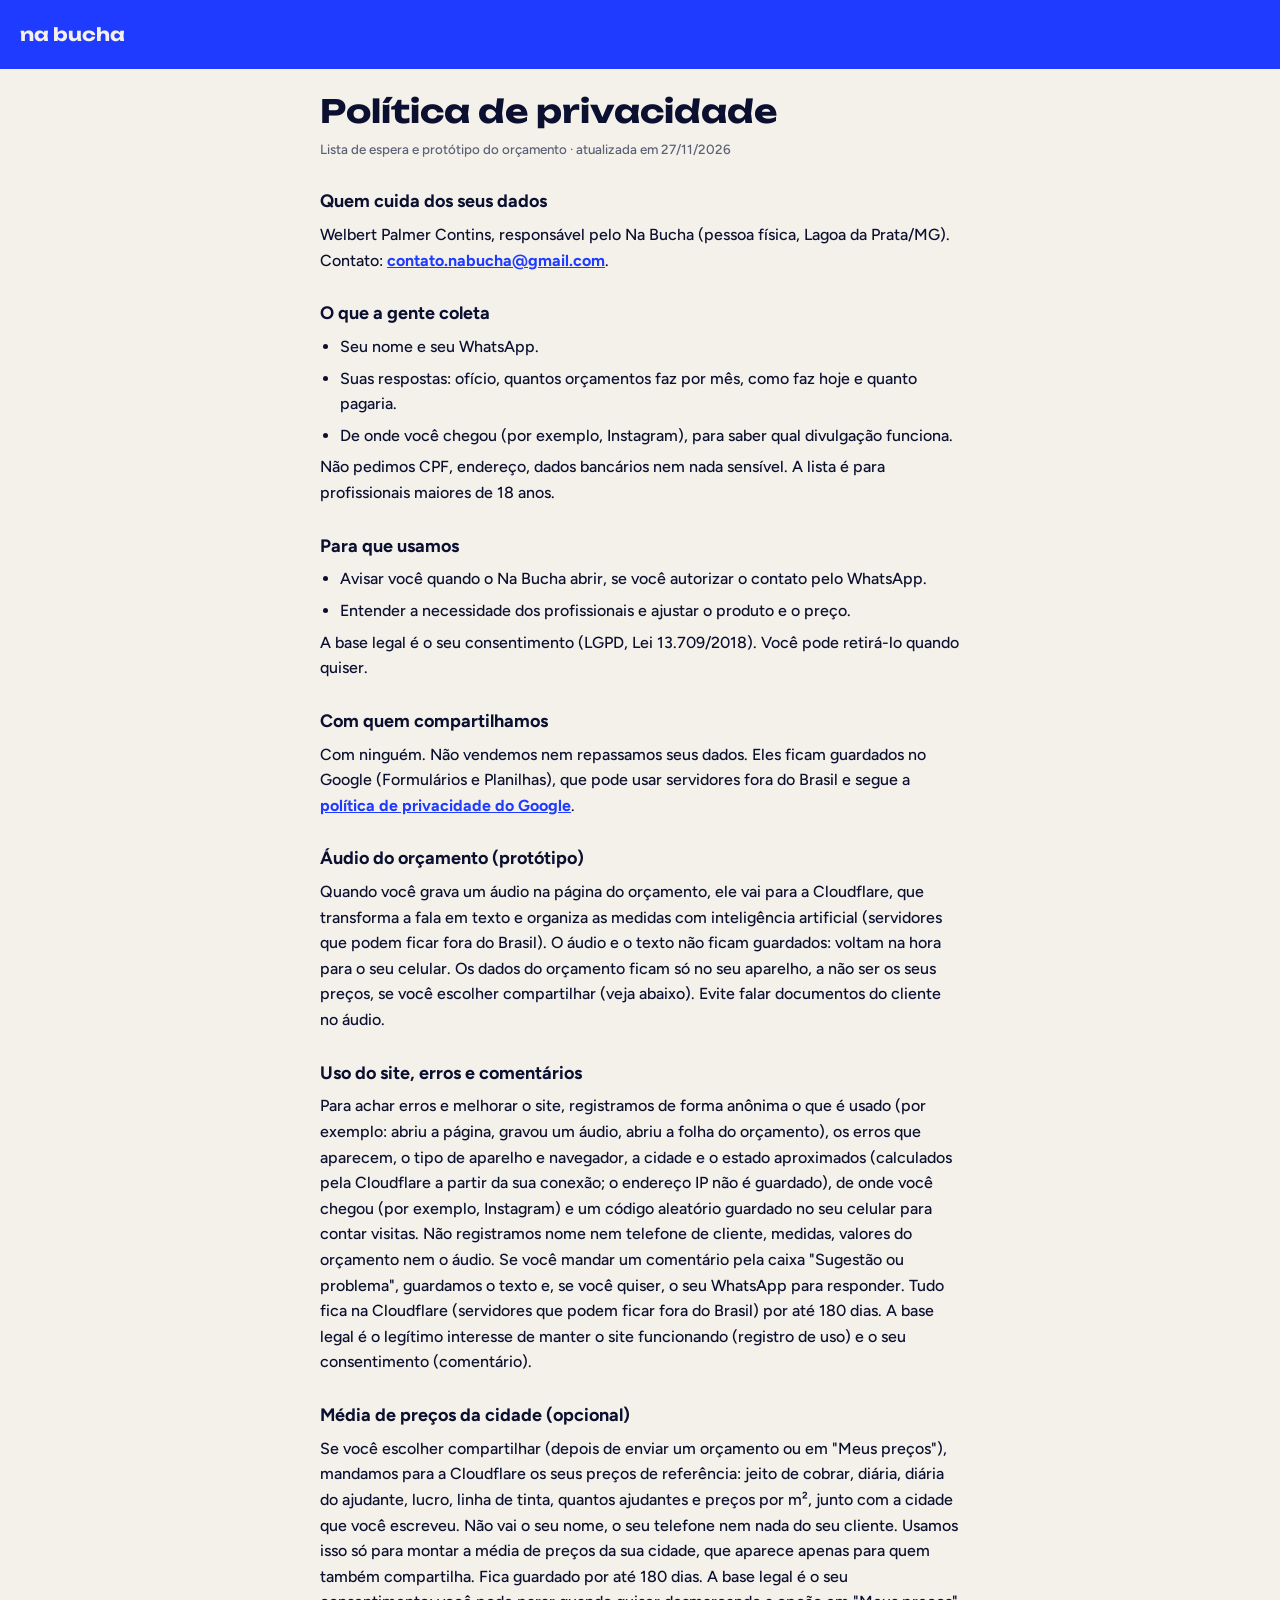
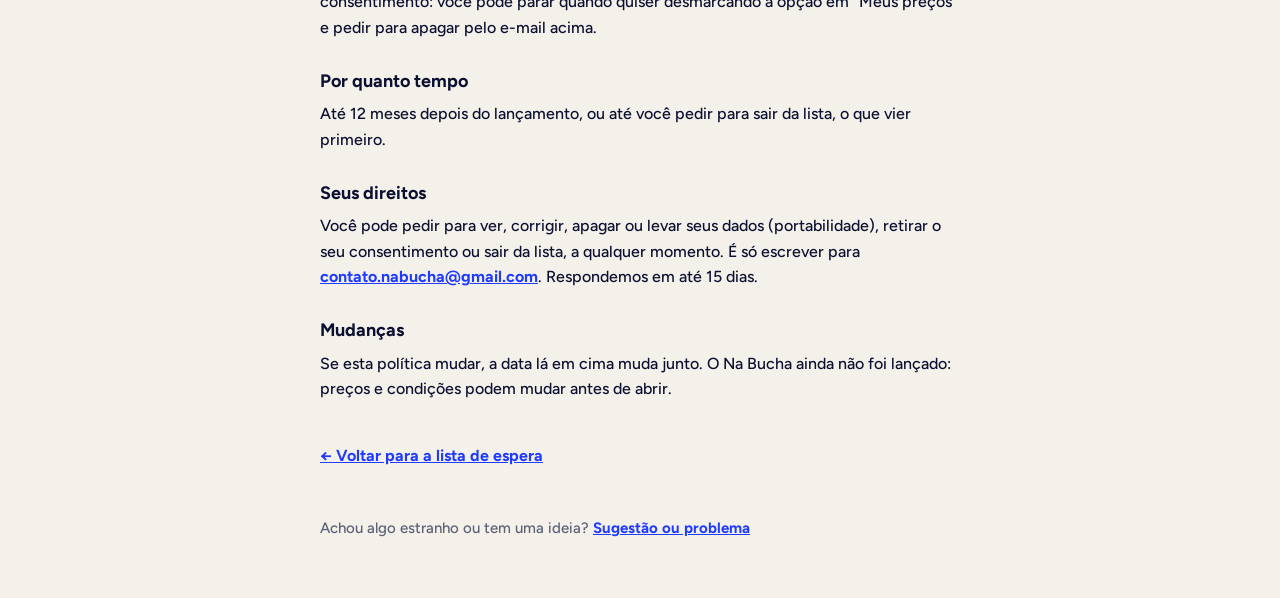
<file: privacidade.html>
<!doctype html>
<html lang="pt-BR">
<head>
<meta charset="utf-8">
<link rel="icon" href="data:image/svg+xml,%3Csvg xmlns='http://www.w3.org/2000/svg' viewBox='0 0 100 100'%3E%3Ccircle cx='50' cy='50' r='50' fill='%231F3BFF'/%3E%3Cg transform='translate(14 30) scale(.36)' fill='%23C8FF2E'%3E%3Crect x='0' y='18' width='14' height='64' rx='6'/%3E%3Crect x='8' y='38' width='170' height='24' rx='10'/%3E%3Crect x='22' y='27' width='26' height='46' rx='11'/%3E%3Crect x='56' y='8' width='26' height='84' rx='11'/%3E%3Crect x='90' y='19' width='26' height='62' rx='11'/%3E%3Crect x='124' y='8' width='26' height='84' rx='11'/%3E%3Crect x='158' y='27' width='26' height='46' rx='11'/%3E%3Cpath d='M176 38 Q200 44 200 50 Q200 56 176 62 Z'/%3E%3C/g%3E%3C/svg%3E">
<meta name="viewport" content="width=device-width,initial-scale=1">
<title>Política de privacidade · Na Bucha</title>
<meta name="theme-color" content="#1F3BFF">
<link rel="preconnect" href="https://fonts.googleapis.com">
<link rel="preconnect" href="https://fonts.gstatic.com" crossorigin>
<link href="https://fonts.googleapis.com/css2?family=Figtree:wght@500;700&family=Unbounded:wght@800&display=swap" rel="stylesheet">
<style>
:root{--cobalto:#1F3BFF;--gesso:#F4F1EA;--noite:#0B1030;--cinza:#5B6075}
*{box-sizing:border-box;margin:0;padding:0}
body{font:500 16px/1.6 Figtree,system-ui,sans-serif;color:var(--noite);background:var(--gesso)}
header{background:var(--cobalto);color:var(--gesso);padding:20px}
header a{color:var(--gesso);text-decoration:none;font-family:Unbounded,system-ui,sans-serif;font-size:18px}
main{max-width:680px;margin:0 auto;padding:24px 20px 48px}
h1{font-family:Unbounded,system-ui,sans-serif;font-size:clamp(24px,7vw,32px);line-height:1.15;margin-bottom:6px}
h2{font-size:18px;margin:26px 0 6px}
p,li{margin-top:6px}
ul{padding-left:20px}
small{color:var(--cinza)}
a{color:var(--cobalto);font-weight:700}
.voltar{display:inline-block;margin-top:32px;min-height:44px;line-height:44px}
</style>
<script src="/registro.js"></script>
</head>
<body>
<header><a href="./">na bucha</a></header>
<main>
<h1>Política de privacidade</h1>
<small>Lista de espera e protótipo do orçamento · atualizada em 27/11/2026</small>

<h2>Quem cuida dos seus dados</h2>
<p>Welbert Palmer Contins, responsável pelo Na Bucha (pessoa física, Lagoa da Prata/MG). Contato: <a href="mailto:contato.nabucha@gmail.com">contato.nabucha@gmail.com</a>.</p>

<h2>O que a gente coleta</h2>
<ul>
<li>Seu nome e seu WhatsApp.</li>
<li>Suas respostas: ofício, quantos orçamentos faz por mês, como faz hoje e quanto pagaria.</li>
<li>De onde você chegou (por exemplo, Instagram), para saber qual divulgação funciona.</li>
</ul>
<p>Não pedimos CPF, endereço, dados bancários nem nada sensível. A lista é para profissionais maiores de 18 anos.</p>

<h2>Para que usamos</h2>
<ul>
<li>Avisar você quando o Na Bucha abrir, se você autorizar o contato pelo WhatsApp.</li>
<li>Entender a necessidade dos profissionais e ajustar o produto e o preço.</li>
</ul>
<p>A base legal é o seu consentimento (LGPD, Lei 13.709/2018). Você pode retirá-lo quando quiser.</p>

<h2>Com quem compartilhamos</h2>
<p>Com ninguém. Não vendemos nem repassamos seus dados. Eles ficam guardados no Google (Formulários e Planilhas), que pode usar servidores fora do Brasil e segue a <a href="https://policies.google.com/privacy?hl=pt-BR">política de privacidade do Google</a>.</p>

<h2>Áudio do orçamento (protótipo)</h2>
<p>Quando você grava um áudio na página do orçamento, ele vai para a Cloudflare, que transforma a fala em texto e organiza as medidas com inteligência artificial (servidores que podem ficar fora do Brasil). O áudio e o texto não ficam guardados: voltam na hora para o seu celular. Os dados do orçamento ficam só no seu aparelho, a não ser os seus preços, se você escolher compartilhar (veja abaixo). Evite falar documentos do cliente no áudio.</p>
<h2>Uso do site, erros e comentários</h2>
<p>Para achar erros e melhorar o site, registramos de forma anônima o que é usado (por exemplo: abriu a página, gravou um áudio, abriu a folha do orçamento), os erros que aparecem, o tipo de aparelho e navegador, a cidade e o estado aproximados (calculados pela Cloudflare a partir da sua conexão; o endereço IP não é guardado), de onde você chegou (por exemplo, Instagram) e um código aleatório guardado no seu celular para contar visitas. Não registramos nome nem telefone de cliente, medidas, valores do orçamento nem o áudio. Se você mandar um comentário pela caixa "Sugestão ou problema", guardamos o texto e, se você quiser, o seu WhatsApp para responder. Tudo fica na Cloudflare (servidores que podem ficar fora do Brasil) por até 180 dias. A base legal é o legítimo interesse de manter o site funcionando (registro de uso) e o seu consentimento (comentário).</p>
<h2>Média de preços da cidade (opcional)</h2>
<p>Se você escolher compartilhar (depois de enviar um orçamento ou em "Meus preços"), mandamos para a Cloudflare os seus preços de referência: jeito de cobrar, diária, diária do ajudante, lucro, linha de tinta, quantos ajudantes e preços por m², junto com a cidade que você escreveu. Não vai o seu nome, o seu telefone nem nada do seu cliente. Usamos isso só para montar a média de preços da sua cidade, que aparece apenas para quem também compartilha. Fica guardado por até 180 dias. A base legal é o seu consentimento: você pode parar quando quiser desmarcando a opção em "Meus preços" e pedir para apagar pelo e-mail acima.</p>
<h2>Por quanto tempo</h2>
<p>Até 12 meses depois do lançamento, ou até você pedir para sair da lista, o que vier primeiro.</p>

<h2>Seus direitos</h2>
<p>Você pode pedir para ver, corrigir, apagar ou levar seus dados (portabilidade), retirar o seu consentimento ou sair da lista, a qualquer momento. É só escrever para <a href="mailto:contato.nabucha@gmail.com">contato.nabucha@gmail.com</a>. Respondemos em até 15 dias.</p>

<h2>Mudanças</h2>
<p>Se esta política mudar, a data lá em cima muda junto. O Na Bucha ainda não foi lançado: preços e condições podem mudar antes de abrir.</p>

<a class="voltar" href="./">← Voltar para a lista de espera</a>
<p style="margin:28px 0 0;font-size:15px;color:#5B6075">Achou algo estranho ou tem uma ideia? <button data-coment="privacidade" style="font:inherit;font-weight:700;color:#1F3BFF;background:none;border:0;padding:10px 0;min-height:44px;cursor:pointer;text-decoration:underline">Sugestão ou problema</button></p>
</main>
</body>
</html>
</file>
<file: tema-2026.css>
/* ==========================================================================
   NA BUCHA — TEMA 2026 (Mini Guia Visual Unificado)
   Aplicação: incluir no fim do <head> em index.html e orcamento/index.html
   Compatibilidade: preserva 100% dos IDs, classes de JS, atributos [hidden],
   data-*, names, values, ordem do DOM e testes automatizados.
   ========================================================================== */

/* 1. TIPOGRAFIA OFICIAL (Google Fonts: Plus Jakarta Sans + Inter) */
@import url('https://fonts.googleapis.com/css2?family=Inter:wght@400;500;600;700&family=Plus+Jakarta+Sans:wght@700;800&display=swap');

/* 2. TOKENS DO MINI GUIA VISUAL E MAPEAMENTO DE VARIÁVEIS NATIVAS */
:root {
  /* Paleta oficial Na Bucha */
  --nb-cobalto: #1F3BFF;
  --nb-cobalto-hover: #162EE0;
  --nb-cobalto-texto: #1428B8;
  --nb-noite: #0D1A3D;
  --nb-noite-card: #13224E;
  --nb-limao: #C8FF2F;
  --nb-limao-hover: #B8F21D;
  --nb-gesso: #F4F1EA;
  --nb-branco: #FFFFFF;
  --nb-lavanda: #EEF2FF;
  --nb-borda: #CBD5E1;
  --nb-borda-suave: #E2E8F0;
  --nb-apoio: #475569;
  --nb-placeholder: #94A3B8;
  --nb-sucesso: #16A34A;
  --nb-sucesso-bg: #DCFCE7;
  --nb-sucesso-ink: #14532D;
  --nb-alerta-bg: #FEF3C7;
  --nb-alerta-ink: #78350F;
  --nb-erro: #DC2626;
  --nb-erro-bg: #FEE2E2;
  --nb-erro-ink: #7F1D1D;

  /* Dupla tipográfica */
  --nb-font-display: "Plus Jakarta Sans", system-ui, -apple-system, "Segoe UI", sans-serif;
  --nb-font-body: "Inter", system-ui, -apple-system, "Segoe UI", sans-serif;

  /* Escala de raios de borda */
  --nb-raio-card: 20px;
  --nb-raio-botao: 14px;
  --nb-raio-campo: 12px;
  --nb-raio-pilula: 999px;

  /* Escala de sombras (aposenta sombras pretas chapadas) */
  --nb-sombra-card: 0 4px 16px rgba(13, 26, 61, 0.06), 0 1px 2px rgba(13, 26, 61, 0.04);
  --nb-sombra-cta-cobalto: 0 6px 18px rgba(31, 59, 255, 0.24);
  --nb-sombra-cta-escura: 0 8px 24px rgba(13, 26, 61, 0.28);
  --nb-sombra-barra: 0 -4px 20px rgba(13, 26, 61, 0.08);
  --nb-foco-anel: 0 0 0 3px rgba(31, 59, 255, 0.2);

  /* Alturas ergonômicas ("Dedão de Obra") */
  --nb-h-cta: 56px;
  --nb-h-controle: 52px;
  --nb-h-chip: 44px;

  /* Mapeamento direto nas variáveis de index.html */
  --cobalto: var(--nb-cobalto);
  --limao: var(--nb-limao);
  --gesso: var(--nb-gesso);
  --noite: var(--nb-noite);
  --cinza: var(--nb-apoio);
  --linha: var(--nb-borda);
  --t: var(--nb-font-display);
  --b: var(--nb-font-body);
  --m: var(--nb-font-display);

  /* Mapeamento direto nas variáveis de orcamento/index.html */
  --bg: var(--nb-gesso);
  --surface: var(--nb-branco);
  --ink: var(--nb-noite);
  --muted: var(--nb-apoio);
  --line: var(--nb-borda);
  --accent: var(--nb-cobalto);
  --lime: var(--nb-limao);
  --btn: var(--nb-cobalto);
  --btn-ink: var(--nb-branco);
  --soft: var(--nb-lavanda);
  --good: var(--nb-sucesso);
  --warn: var(--nb-alerta-bg);
  --warn-ink: var(--nb-alerta-ink);
  --bad: var(--nb-erro);
  --display: var(--nb-font-display);
  --body: var(--nb-font-body);
}

/* Preserva e harmoniza o modo escuro da ferramenta de orçamento */
@media (prefers-color-scheme: dark) {
  :root:not([data-theme="light"]) {
    --bg: #0D1A3D;
    --surface: #13224E;
    --ink: #F4F1EA;
    --muted: #CBD5E1;
    --line: #2B3F75;
    --accent: #7C93FF;
    --btn: #C8FF2F;
    --btn-ink: #0D1A3D;
    --soft: #1B2E63;
    --good: #4ADE80;
    --warn: #3B2F0C;
    --warn-ink: #FDE68A;
    --nb-sombra-card: 0 6px 20px rgba(0, 0, 0, 0.26);
    --nb-sombra-barra: 0 -6px 24px rgba(0, 0, 0, 0.38);
  }
}

:root[data-theme="dark"] {
  --bg: #0D1A3D;
  --surface: #13224E;
  --ink: #F4F1EA;
  --muted: #CBD5E1;
  --line: #2B3F75;
  --accent: #7C93FF;
  --btn: #C8FF2F;
  --btn-ink: #0D1A3D;
  --soft: #1B2E63;
  --good: #4ADE80;
  --warn: #3B2F0C;
  --warn-ink: #FDE68A;
  --nb-sombra-card: 0 6px 20px rgba(0, 0, 0, 0.26);
  --nb-sombra-barra: 0 -6px 24px rgba(0, 0, 0, 0.38);
}

/* Proteção absoluta do atributo [hidden] controlado pelo JavaScript */
[hidden] {
  display: none !important;
}

/* 3. BASE TIPOGRÁFICA E NÚMEROS TABULARES */
body {
  font-family: var(--nb-font-body);
  font-size: 16px;
  line-height: 1.5;
  -webkit-font-smoothing: antialiased;
  text-rendering: optimizeLegibility;
}

h1, h2, h3, .logo, .brand {
  font-family: var(--nb-font-display);
  letter-spacing: -0.02em;
}

/* Alinha larguras de dígitos em todos os preços, medidas, contadores e relógios */
#aTot,
#hero .orc .lin span:last-child,
#fluxo .passo-n,
#fluxo .op .preco,
.voz .relogio,
.tot strong,
.opt strong,
.opt span,
.ln .v,
.sv-price,
.area,
.step span,
.hi-top strong,
.resumo b,
.pg-topo .big,
.parc .v,
.sh-total strong,
.sh-tab {
  font-variant-numeric: tabular-nums;
}

/* Foco acessível visível sob luz forte */
button:focus-visible,
a:focus-visible,
input:focus-visible,
select:focus-visible,
textarea:focus-visible,
summary:focus-visible,
.chip:focus-visible {
  outline: 3px solid var(--nb-limao);
  outline-offset: 2px;
}

/* ==========================================================================
   4. PÁGINA INICIAL (index.html — #hero, #fluxo, #fim)
   ========================================================================== */

/* --- 4.1 Hero e blindagem contra colisão da Capi em 360px–430px --- */
#hero {
  background: var(--nb-cobalto);
  color: var(--nb-gesso);
  padding: 18px 18px calc(24px + env(safe-area-inset-bottom, 0px));
}

#hero .logo {
  font-weight: 800;
  font-size: 22px;
  letter-spacing: -0.025em;
}

#hero .selo {
  font-family: var(--nb-font-body);
  font-size: 12.5px;
  font-weight: 700;
  background: rgba(13, 26, 61, 0.24);
  border: 1px solid rgba(244, 241, 234, 0.38);
  border-radius: var(--nb-raio-pilula);
  padding: 6px 12px;
}

#hero h1 {
  font-family: var(--nb-font-display);
  font-weight: 800;
  font-size: clamp(28px, 7.6vw, 40px);
  line-height: 1.1;
  letter-spacing: -0.025em;
  margin-top: 20px;
}

/* Palco demonstrativo WhatsApp em Azul Noite com profundidade limpa */
#hero .palco {
  position: relative;
  margin: 20px auto 0;
  width: 100%;
  max-width: 358px;
  height: 326px;
}

#hero .zap {
  background:
    radial-gradient(circle at 85% 18%, rgba(31, 59, 255, 0.22), transparent 52%),
    var(--nb-noite);
  border: 1px solid rgba(255, 255, 255, 0.12);
  border-radius: var(--nb-raio-card);
  padding: 14px;
  box-shadow: 0 16px 36px rgba(13, 26, 61, 0.34);
}

#hero .zap-topo {
  font-size: 12.5px;
  font-weight: 600;
  color: rgba(244, 241, 234, 0.85);
  border-bottom: 1px solid rgba(255, 255, 255, 0.1);
}

#hero .audio {
  background: #176B4B;
  border-radius: 14px 14px 4px 14px;
  box-shadow: 0 4px 12px rgba(0, 0, 0, 0.18);
}

#hero .audio em {
  font-size: 12px;
  font-weight: 700;
}

/* Card interno de orçamento demonstrativo sem sombra preta dura */
#hero .orc {
  left: 14px;
  top: 98px;
  width: min(242px, calc(100% - 122px));
  background: var(--nb-branco);
  color: var(--nb-noite);
  border-radius: 14px;
  padding: 12px 14px;
  border: 1px solid var(--nb-borda-suave);
  box-shadow: 0 10px 24px rgba(0, 0, 0, 0.28);
}

#hero .orc h4 {
  font-family: var(--nb-font-display);
  font-size: 12px;
  font-weight: 800;
  letter-spacing: 0;
}

#hero .orc .lin {
  font-size: 11.5px;
  border-bottom: 1px solid var(--nb-borda-suave);
}

#hero .orc .tot span:first-child {
  font-size: 12px;
  font-weight: 800;
}

#hero .orc .tot strong {
  font-family: var(--nb-font-display);
  font-weight: 800;
  font-size: 18px;
  background: var(--nb-limao);
  color: var(--nb-noite);
  border-radius: 8px;
  padding: 3px 9px;
}

/* Balão final alinhado à esquerda para deixar o canto direito livre para a Capi */
#hero .balao.check {
  left: 14px;
  right: auto;
  bottom: 12px;
  max-width: calc(100% - 126px);
  background: #176B4B;
  color: var(--nb-branco);
  border-radius: 14px 14px 14px 4px;
  padding: 8px 12px;
  font-size: 12px;
  font-weight: 700;
  box-shadow: 0 4px 12px rgba(0, 0, 0, 0.2);
}

/* Capi ancorada na base do palco em todas as telas mobile (360–899px):
   jamais invade a área do botão #usar e nunca intercepta toques */
@media (max-width: 899px) {
  #hero .tr-palco {
    width: 110px;
    right: -4px;
    bottom: -6px;
    z-index: 4;
    pointer-events: none !important;
    user-select: none;
    filter: drop-shadow(0 8px 16px rgba(13, 26, 61, 0.4));
  }

  #hero .cta-area {
    position: relative;
    z-index: 6;
    width: 100%;
    margin-top: auto;
    padding-top: 22px;
  }

  /* Garante 100% de largura e 1 linha limpa mesmo em 360px (sobrescreve regra antiga de <=400px) */
  #hero .cta-area .cta {
    width: 100% !important;
    min-height: var(--nb-h-cta);
    padding: 0 16px;
    justify-content: center;
    font-size: clamp(16px, 4.4vw, 18px);
    white-space: nowrap;
    gap: 10px;
  }
}

@media (min-width: 900px) {
  #hero {
    padding: 32px 40px;
  }
  #hero h1 {
    font-size: 50px;
  }
  #hero .tr-palco {
    width: 152px;
    right: -14px;
    bottom: -18px;
    pointer-events: none !important;
  }
}

/* Botão principal (.cta) moderno sem borda inferior preta de desenho antigo */
#hero .cta,
#fluxo .cta,
#fim .cta {
  min-height: var(--nb-h-cta);
  border-radius: var(--nb-raio-botao);
  font-family: var(--nb-font-display);
  font-weight: 800;
  font-size: 17.5px;
  letter-spacing: -0.01em;
  background: var(--nb-limao);
  color: var(--nb-noite);
  box-shadow: var(--nb-sombra-cta-escura);
  text-decoration: none;
  transition: transform 0.15s ease, box-shadow 0.15s ease, background-color 0.15s ease;
}

#hero .cta:hover,
#fim .cta:hover {
  background: var(--nb-limao-hover);
}

#hero .cta:active,
#fluxo .cta:active,
#fim .cta:active {
  transform: translateY(2px);
  box-shadow: 0 4px 12px rgba(13, 26, 61, 0.24);
}

@keyframes pulsa {
  0%, 100% {
    box-shadow: var(--nb-sombra-cta-escura), 0 0 0 0 rgba(200, 255, 47, 0.5);
  }
  50% {
    box-shadow: var(--nb-sombra-cta-escura), 0 0 0 10px rgba(200, 255, 47, 0);
  }
}

#hero .mini {
  margin-top: 14px;
  font-size: 13.5px;
  font-weight: 600;
  color: #FFFFFF;
}

/* Transforma "Só quero receber novidades" de link sublinhado em botão fantasma tátil */
#hero .cta-2 {
  display: flex;
  align-items: center;
  justify-content: center;
  width: 100%;
  min-height: var(--nb-h-chip);
  margin: 14px auto 0;
  padding: 0 16px;
  border-radius: var(--nb-raio-campo);
  border: 1.5px solid rgba(244, 241, 234, 0.32);
  background: rgba(13, 26, 61, 0.22);
  color: var(--nb-gesso);
  font-family: var(--nb-font-body);
  font-size: 14.5px;
  font-weight: 600;
  text-decoration: none;
  transition: background-color 0.15s ease, border-color 0.15s ease;
}

#hero .cta-2:hover,
#hero .cta-2:active {
  background: rgba(13, 26, 61, 0.38);
  border-color: rgba(244, 241, 234, 0.55);
}

/* Rodapé legal legível (>= 12px) sem sublinhado cru */
#hero .rodape {
  font-size: 12.5px;
  line-height: 1.5;
  color: rgba(244, 241, 234, 0.86);
  margin-top: 16px;
}

#hero .rodape a {
  color: var(--nb-limao);
  text-decoration: none;
  border-bottom: 1px solid rgba(200, 255, 47, 0.55);
  padding: 4px 2px;
}

/* --- 4.2 Fluxo de Perguntas (#fluxo) com App Shell Azul Noite contínuo --- */
#fluxo {
  background: var(--nb-gesso);
  color: var(--nb-noite);
}

#fluxo .fluxo-in {
  padding: 0 20px calc(24px + env(safe-area-inset-bottom, 0px));
}

/* Barra superior 56px idêntica ao cabeçalho da ferramenta para continuidade imediata */
#fluxo .barra-topo {
  background: var(--nb-noite);
  color: var(--nb-gesso);
  min-height: 56px;
  margin: 0 -20px;
  padding: 8px 16px;
  border-radius: 0 0 var(--nb-raio-card) var(--nb-raio-card);
  box-shadow: 0 4px 16px rgba(13, 26, 61, 0.12);
}

#fluxo .voltar {
  width: var(--nb-h-chip);
  height: var(--nb-h-chip);
  border-radius: var(--nb-raio-campo);
  background: rgba(255, 255, 255, 0.08);
  color: var(--nb-gesso);
}

#fluxo .voltar:active {
  background: rgba(255, 255, 255, 0.18);
}

#fluxo .prog {
  height: 6px;
  background: rgba(255, 255, 255, 0.18);
  border-radius: var(--nb-raio-pilula);
}

#fluxo .prog i {
  background: var(--nb-limao);
  transition: width 0.28s cubic-bezier(0.22, 1, 0.36, 1);
}

#fluxo .passo-n {
  font-family: var(--nb-font-display);
  font-size: 13px;
  font-weight: 700;
  color: var(--nb-gesso);
  min-width: 34px;
}

#fluxo .passos {
  margin-top: 24px;
}

#fluxo .passo h2 {
  font-family: var(--nb-font-display);
  font-weight: 800;
  font-size: clamp(22px, 6vw, 28px);
  line-height: 1.18;
  color: var(--nb-noite);
}

#fluxo .passo p.sub {
  color: var(--nb-apoio);
  font-size: 15px;
  font-weight: 500;
}

/* Cards de opção com borda visível sob sol forte e seleção nítida */
#fluxo .op {
  min-height: 60px;
  border-radius: var(--nb-raio-campo);
  background: var(--nb-branco);
  border: 1.5px solid var(--nb-borda);
  padding: 12px 16px;
  font-family: var(--nb-font-body);
  font-weight: 600;
  font-size: 16px;
  color: var(--nb-noite);
  box-shadow: var(--nb-sombra-card);
}

#fluxo .op .bola {
  width: 22px;
  height: 22px;
  border: 1.5px solid var(--nb-placeholder);
}

#fluxo .op.sel {
  border-width: 2px;
  border-color: var(--nb-cobalto);
  background: var(--nb-lavanda);
  font-weight: 700;
}

#fluxo .op.sel .bola {
  border-color: var(--nb-cobalto);
  background: var(--nb-cobalto);
}

#fluxo .op.sel .bola::after {
  background: var(--nb-limao);
}

#fluxo .op .preco {
  font-family: var(--nb-font-display);
  font-weight: 700;
  font-size: 15px;
  color: var(--nb-cobalto-texto);
}

/* Campos do passo final padronizados em 16px / 52px */
#fluxo .campo label {
  font-size: 14px;
  font-weight: 600;
  color: var(--nb-noite);
}

#fluxo .campo input {
  min-height: var(--nb-h-controle);
  border-radius: var(--nb-raio-campo);
  border: 1.5px solid var(--nb-borda);
  background: var(--nb-branco);
  padding: 0 14px;
  font-family: var(--nb-font-body);
  font-weight: 500;
  font-size: 16px;
  color: var(--nb-noite);
  box-shadow: 0 1px 2px rgba(13, 26, 61, 0.04);
}

#fluxo .campo input::placeholder {
  color: var(--nb-placeholder);
}

#fluxo .campo input:focus {
  border-color: var(--nb-cobalto);
  box-shadow: var(--nb-foco-anel);
}

#fluxo .aviso {
  min-height: var(--nb-h-controle);
  border-radius: var(--nb-raio-campo);
  border: 1.5px solid var(--nb-borda);
  background: var(--nb-branco);
  font-size: 15px;
  font-weight: 600;
  box-shadow: var(--nb-sombra-card);
}

#fluxo .aviso[aria-checked="true"] {
  background: var(--nb-lavanda);
  border-color: var(--nb-cobalto);
}

#fluxo .cta.enviar {
  background: var(--nb-cobalto);
  color: var(--nb-branco);
  box-shadow: var(--nb-sombra-cta-cobalto);
}

#fluxo .lgpd {
  font-size: 12.5px;
  color: var(--nb-apoio);
  line-height: 1.5;
}

#fluxo .lgpd a {
  color: var(--nb-cobalto-texto);
  text-decoration: none;
  border-bottom: 1px solid rgba(20, 40, 184, 0.4);
}

/* --- 4.3 Tela de Sucesso (#fim) --- */
#fim h2 {
  font-family: var(--nb-font-display);
  font-weight: 800;
}

#fim .bt2 {
  min-height: var(--nb-h-controle);
  border-radius: var(--nb-raio-botao);
  border: 1.5px solid rgba(244, 241, 234, 0.45);
  background: rgba(13, 26, 61, 0.22);
  color: var(--nb-gesso);
  font-weight: 700;
  font-size: 16px;
}

/* ==========================================================================
   5. FERRAMENTA DE ORÇAMENTO (orcamento/index.html)
   ========================================================================== */

/* Espaço inferior ampliado para nenhum campo ou checkbox colar na barra fixa */
.wrap {
  padding-bottom: calc(120px + env(safe-area-inset-bottom, 0px));
  gap: 16px;
}

/* --- 5.1 App Shell Unificado (Topbar Azul Noite 56px) --- */
.wrap > header {
  min-height: 56px;
  background: var(--nb-noite);
  color: var(--nb-gesso);
  padding: 10px max(16px, env(safe-area-inset-left, 0px));
  border-radius: 0 0 var(--nb-raio-card) var(--nb-raio-card);
  box-shadow: 0 4px 16px rgba(13, 26, 61, 0.14);
}

.brand {
  font-family: var(--nb-font-display);
  font-weight: 800;
  font-size: 18px;
  letter-spacing: -0.02em;
}

.brand .sym {
  width: 36px;
  height: 36px;
  background: rgba(200, 255, 47, 0.12);
  border: 1px solid rgba(200, 255, 47, 0.28);
}

/* Discretiza o subtítulo "Protótipo" e oculta automaticamente caso esvaziado */
.brand-in .tag {
  font-size: 10.5px;
  font-weight: 600;
  letter-spacing: 0.04em;
  color: rgba(244, 241, 234, 0.72);
}

.brand-in .tag:empty {
  display: none;
}

/* Abas do topo (Orçamento / Meus preços) com altura 44px e raio 12px */
.tab {
  min-height: var(--nb-h-chip);
  padding: 0 14px;
  border-radius: var(--nb-raio-campo);
  font-family: var(--nb-font-display);
  font-size: 13.5px;
  font-weight: 700;
  border: 1.5px solid rgba(244, 241, 234, 0.28);
  color: var(--nb-gesso);
  transition: background-color 0.18s ease, color 0.18s ease, border-color 0.18s ease;
}

.tab.on {
  background: var(--nb-limao);
  color: var(--nb-noite);
  border-color: var(--nb-limao);
  box-shadow: 0 2px 10px rgba(200, 255, 47, 0.25);
}

/* --- 5.2 Barra de Progresso de 3 Passos Contínua --- */
.steps {
  gap: 8px;
  margin-top: 2px;
}

.steps button {
  min-height: var(--nb-h-chip);
  padding: 8px 2px 4px;
  border-top: 4px solid var(--line);
  font-family: var(--nb-font-body);
  font-size: 13.5px;
  font-weight: 600;
  color: var(--muted);
  transition: border-color 0.24s cubic-bezier(0.22, 1, 0.36, 1), color 0.2s ease, opacity 0.2s ease;
}

.steps button.on {
  font-family: var(--nb-font-display);
  font-size: 13.5px;
  font-weight: 800;
  color: var(--ink);
  border-top-color: var(--accent);
}

.steps button.done {
  border-top-color: var(--accent);
  color: var(--ink);
  opacity: 0.82;
}

/* --- 5.3 Cards, Títulos e Rótulos (fim do visual de ficha de ERP antigo) --- */
.wrap h1 {
  font-family: var(--nb-font-display);
  font-weight: 800;
  font-size: 22px;
  letter-spacing: -0.02em;
}

.card {
  background: var(--surface);
  border: 1px solid var(--line);
  border-radius: var(--nb-raio-card);
  padding: 18px;
  gap: 14px;
  box-shadow: var(--nb-sombra-card);
}

.card h2 {
  font-family: var(--nb-font-display);
  font-weight: 800;
  font-size: 18px;
  line-height: 1.25;
  letter-spacing: -0.015em;
  color: var(--ink);
}

.ola h2 {
  font-size: 20px !important;
}

.ola .tr-mini {
  width: 72px;
}

/* Substitui CAIXA ALTA burocrática por subtítulos humanos e nítidos */
.card .sub,
.sec-t {
  font-family: var(--nb-font-display);
  font-size: 14.5px;
  font-weight: 700;
  text-transform: none;
  letter-spacing: -0.01em;
  color: var(--ink);
  margin: 4px 0 -4px;
}

.hint {
  font-size: 14px;
  line-height: 1.45;
  color: var(--muted);
}

/* --- 5.4 Campos de Formulário (16px obrigatório, altura 52px, raio 12px) --- */
.wrap label,
.hist-wrap label {
  font-size: 13.5px;
  font-weight: 600;
  color: var(--ink);
  gap: 6px;
}

.wrap input:not([type="checkbox"]):not([type="radio"]):not([type="file"]),
.wrap select,
.wrap textarea,
.hist-wrap input:not([type="checkbox"]):not([type="radio"]):not([type="file"]),
.hist-wrap select,
.hist-wrap textarea {
  font-family: var(--nb-font-body);
  font-size: 16px;
  font-weight: 500;
  color: var(--ink);
  background: var(--surface);
  border: 1.5px solid var(--line);
  border-radius: var(--nb-raio-campo);
  padding: 12px 14px;
  min-height: var(--nb-h-controle);
  box-shadow: 0 1px 2px rgba(13, 26, 61, 0.03);
  transition: border-color 0.16s ease, box-shadow 0.16s ease;
}

.wrap textarea,
.hist-wrap textarea {
  min-height: 76px;
}

.wrap input::placeholder,
.wrap textarea::placeholder,
.hist-wrap input::placeholder {
  color: var(--nb-placeholder);
  font-weight: 400;
}

.wrap input:not([type="checkbox"]):focus,
.wrap select:focus,
.wrap textarea:focus,
.hist-wrap input:not([type="checkbox"]):focus {
  border-color: var(--accent);
  box-shadow: var(--nb-foco-anel);
}

/* Alinhamento vertical do prefixo "R$" com a nova altura de 52px */
.money input {
  padding-left: 42px !important;
}

.money::before {
  left: 14px;
  bottom: 15px;
  font-size: 15px;
  font-weight: 700;
  color: var(--muted);
}

/* --- 5.5 Botões de Voz, Entrada e Secundários (56px / 52px, raio 14px) --- */
.voz {
  border: 2px solid var(--accent);
}

.voz .mic,
.entrada .mic,
.hist .mic {
  min-height: var(--nb-h-cta);
  border-radius: var(--nb-raio-botao);
  font-family: var(--nb-font-display);
  font-weight: 800;
  font-size: 17px;
  letter-spacing: -0.01em;
  background: var(--btn);
  color: var(--btn-ink);
  box-shadow: var(--nb-sombra-cta-cobalto);
  transition: transform 0.14s ease, box-shadow 0.14s ease, background-color 0.14s ease;
}

/* Ícone do microfone em verde-limão apenas quando o fundo do botão é Azul Cobalto (tema claro) */
@media (prefers-color-scheme: light) {
  :root:not([data-theme="dark"]) .entrada .mic .ic,
  :root:not([data-theme="dark"]) #voz-gravar .ic,
  :root:not([data-theme="dark"]) #voz-mais .ic {
    color: var(--nb-limao);
  }
}

:root[data-theme="light"] .entrada .mic .ic,
:root[data-theme="light"] #voz-gravar .ic,
:root[data-theme="light"] #voz-mais .ic {
  color: var(--nb-limao);
}

/* Destaque verde-limão para concluir e enviar o áudio gravado */
#voz-enviar.enviar-g {
  min-height: 60px;
  background: var(--nb-limao);
  color: var(--nb-noite);
  box-shadow: var(--nb-sombra-cta-escura);
}

.voz .mic:active,
.entrada .mic:active,
.hist .mic:active {
  transform: translateY(1px);
}

.voz .sec,
.entrada .sec,
.hist .sec,
.ghost {
  min-height: var(--nb-h-controle);
  border-radius: var(--nb-raio-botao);
  border: 1.5px solid var(--line);
  background: var(--surface);
  color: var(--ink);
  font-family: var(--nb-font-body);
  font-weight: 600;
  font-size: 16px;
  transition: border-color 0.15s ease, background-color 0.15s ease;
}

.entrada .sec {
  min-height: var(--nb-h-cta);
  font-weight: 700;
}

/* --- 5.6 Chips Táteis (44px, raio 12px, check visual sem alterar texto do DOM) --- */
.chips {
  gap: 8px;
}

.chip {
  min-height: var(--nb-h-chip);
  padding: 9px 15px;
  border-radius: var(--nb-raio-campo);
  border: 1.5px solid var(--line);
  background: var(--surface);
  color: var(--ink);
  font-family: var(--nb-font-body);
  font-size: 15px;
  font-weight: 600;
  transition: background-color 0.15s ease, border-color 0.15s ease, color 0.15s ease, box-shadow 0.15s ease;
}

.chip.on {
  background-color: var(--nb-cobalto);
  border-color: var(--nb-cobalto);
  color: var(--nb-branco);
  padding-left: 34px;
  background-image: url("data:image/svg+xml,%3Csvg xmlns='http://www.w3.org/2000/svg' viewBox='0 0 20 20' fill='none' stroke='%23C8FF2F' stroke-width='2.8' stroke-linecap='round' stroke-linejoin='round'%3E%3Cpath d='M4 10.5l4 4L16 6.5'/%3E%3C/svg%3E");
  background-repeat: no-repeat;
  background-position: 11px center;
  background-size: 16px 16px;
  box-shadow: 0 4px 12px rgba(31, 59, 255, 0.22);
}

.chip.add {
  border-style: dashed;
  border-color: var(--accent);
  color: var(--accent);
  background: var(--soft);
  font-weight: 700;
}

/* --- 5.7 Checkboxes Modernos e Seletores Segmentados --- */
label.check {
  display: flex;
  flex-direction: row;
  align-items: center;
  gap: 10px;
  font-size: 15.5px;
  font-weight: 600;
  color: var(--ink);
  min-height: var(--nb-h-chip);
  cursor: pointer;
}

/* Transforma checkboxes isolados (ex.: Massa corrida e Lista de material) em cards clicáveis */
#p2 > .card > label.check,
#p3 .card > label.check,
#v-cfg .card .in > label.check {
  min-height: var(--nb-h-controle);
  padding: 12px 14px;
  border-radius: var(--nb-raio-campo);
  border: 1.5px solid var(--line);
  background: var(--bg);
  transition: border-color 0.15s ease, background-color 0.15s ease;
}

#p2 > .card > label.check:has(input:checked),
#p3 .card > label.check:has(input:checked),
#v-cfg .card .in > label.check:has(input:checked) {
  background: var(--soft);
  border-color: var(--accent);
}

label.check input[type="checkbox"] {
  width: 22px;
  height: 22px;
  min-height: 22px;
  accent-color: var(--nb-cobalto);
  border-radius: 6px;
}

/* Segmented controls folgados (grade 2x2 automática no celular quando tem 4 opções) */
.seg {
  border: 1.5px solid var(--line);
  border-radius: var(--nb-raio-campo);
  padding: 4px;
  gap: 4px;
  background: var(--bg);
}

.seg button {
  min-height: var(--nb-h-chip);
  border-radius: 9px;
  font-size: 14.5px;
  font-weight: 600;
  color: var(--muted);
  padding: 0 10px;
  transition: background-color 0.16s ease, color 0.16s ease, box-shadow 0.16s ease;
}

.seg button.on {
  background: var(--nb-cobalto);
  color: var(--nb-branco);
  font-weight: 700;
  box-shadow: 0 2px 8px rgba(31, 59, 255, 0.24);
}

@media (max-width: 480px) {
  #acab.seg,
  #cfg-modo.seg {
    grid-auto-flow: row;
    grid-template-columns: 1fr 1fr;
  }
}

/* Cards 2x2 de modo de cobrança e comparativo */
.opt {
  border: 1.5px solid var(--line);
  background: var(--surface);
  border-radius: var(--nb-raio-campo);
  padding: 14px;
  gap: 4px;
  transition: border-color 0.15s ease, background-color 0.15s ease, box-shadow 0.15s ease;
}

.opt.on {
  border-width: 2px;
  border-color: var(--accent);
  background: var(--soft);
  box-shadow: 0 4px 12px rgba(31, 59, 255, 0.12);
}

.opt small {
  font-family: var(--nb-font-body);
  font-size: 12.5px;
  font-weight: 700;
  text-transform: none;
  letter-spacing: 0;
}

/* Contadores +/- (Portas, Janelas, Demãos, Ajudantes) com alvo de 44px */
.step button {
  width: var(--nb-h-chip);
  height: var(--nb-h-chip);
  border-radius: var(--nb-raio-campo);
  border: 1.5px solid var(--line);
  background: var(--surface);
  font-weight: 700;
}

.room,
.cfg-svc {
  border: 1.5px solid var(--line);
  border-radius: var(--nb-raio-campo);
  padding: 14px;
  background: var(--bg);
}

.room-mini {
  min-height: var(--nb-h-controle);
  border-radius: var(--nb-raio-campo);
  border: 1.5px solid var(--line);
  background: var(--surface);
  padding: 12px 14px;
}

.conta {
  background: var(--soft);
  border: 1.5px solid rgba(31, 59, 255, 0.2);
  border-radius: var(--nb-raio-campo);
  padding: 14px;
  gap: 4px;
}

/* --- 5.8 Fim dos Hiperlinks Azuis Sublinhados (botões discretos de aplicativo) --- */
.wrap .link,
.hist-wrap .link {
  text-decoration: none;
  font-family: var(--nb-font-body);
  font-size: 13.5px;
  font-weight: 700;
  color: var(--accent);
  background: var(--soft);
  border: 1px solid rgba(31, 59, 255, 0.18);
  border-radius: 10px;
  padding: 6px 12px;
  min-height: 44px;
  display: inline-flex;
  align-items: center;
  justify-content: center;
  gap: 6px;
  transition: background-color 0.15s ease, border-color 0.15s ease;
}

.wrap .link:hover,
.hist-wrap .link:hover {
  border-color: var(--accent);
}

.hi-acts {
  gap: 8px;
  margin-top: 4px;
}

.hi-acts .link {
  min-height: 36px;
  padding: 5px 10px;
  font-size: 13px;
}

.hi-acts .link.del,
.hist-wrap .link.del {
  color: var(--nb-erro);
  background: var(--nb-erro-bg);
  border-color: rgba(220, 38, 38, 0.22);
}

.voz-links {
  gap: 8px;
  flex-wrap: wrap;
}

.nb-sug {
  margin-top: 12px;
  gap: 8px;
}

/* --- 5.9 Barra Inferior Fixa de Avanço (.bar — 80px com botões de 52px) --- */
.bar {
  position: fixed;
  left: 0;
  right: 0;
  bottom: 0;
  z-index: 15;
  background: var(--surface);
  border-top: 1px solid var(--line);
  box-shadow: var(--nb-sombra-barra);
  padding: 12px max(16px, env(safe-area-inset-right, 0px)) calc(12px + env(safe-area-inset-bottom, 0px)) max(16px, env(safe-area-inset-left, 0px));
}

.bar-in {
  min-height: 56px;
  gap: 12px;
}

.tot small {
  font-size: 12px;
  font-weight: 700;
  letter-spacing: 0.02em;
  text-transform: uppercase;
}

.tot strong {
  font-family: var(--nb-font-display);
  font-weight: 800;
  font-size: 22px;
  letter-spacing: -0.02em;
}

.go {
  min-height: var(--nb-h-controle);
  padding: 0 24px;
  border-radius: var(--nb-raio-botao);
  font-family: var(--nb-font-display);
  font-size: 16px;
  font-weight: 800;
  background: var(--btn);
  color: var(--btn-ink);
  box-shadow: var(--nb-sombra-cta-cobalto);
  transition: transform 0.14s ease, box-shadow 0.14s ease, background-color 0.14s ease;
}

.go:active {
  transform: translateY(1px);
}

.back {
  min-height: var(--nb-h-controle);
  padding: 0 16px;
  border-radius: var(--nb-raio-botao);
  border: 1.5px solid var(--line);
  background: var(--surface);
  color: var(--ink);
  font-weight: 700;
  font-size: 15.5px;
}

@media (max-width: 400px) {
  .tot strong {
    font-size: 19px;
  }
  .go {
    padding: 0 18px;
  }
}

/* --- 5.10 Proposta Final (#sheet-wrap) e Barra do WhatsApp Fixa Embaixo --- */
.sheet-wrap {
  background: rgba(13, 26, 61, 0.82);
  padding-top: calc(14px + env(safe-area-inset-top, 0px));
  padding-bottom: 0;
  padding-left: max(12px, env(safe-area-inset-left, 0px));
  padding-right: max(12px, env(safe-area-inset-right, 0px));
}

.sheet-col {
  min-height: calc(100svh - 14px - env(safe-area-inset-top, 0px));
  justify-content: space-between;
  gap: 14px;
}

/* Folha de orçamento com acabamento de proposta comercial moderna */
.sheet {
  border-radius: var(--nb-raio-card);
  box-shadow: 0 14px 40px rgba(0, 0, 0, 0.35);
  font-size: 14.5px;
}

.sh-head {
  background: var(--nb-noite);
  border-bottom: 4px solid var(--nb-cobalto);
  padding: 20px;
}

.sh-head h3 {
  font-family: var(--nb-font-display);
  font-weight: 800;
  font-size: 19px;
}

.sh-num b {
  font-family: var(--nb-font-display);
  font-weight: 800;
  font-size: 15px;
  color: var(--nb-limao);
}

.sh-sec h4 {
  font-family: var(--nb-font-display);
  font-size: 12px;
  font-weight: 800;
  letter-spacing: 0.05em;
  color: var(--nb-apoio);
}

.sh-tab th {
  font-size: 12px;
  color: var(--nb-apoio);
}

.sh-total {
  background: var(--nb-limao);
  color: var(--nb-noite);
  border-radius: var(--nb-raio-botao);
  padding: 14px 16px;
}

.sh-total span {
  font-family: var(--nb-font-display);
  font-weight: 800;
  font-size: 16px;
}

.sh-total strong {
  font-family: var(--nb-font-display);
  font-weight: 800;
  font-size: 24px;
}

.sh-foot {
  font-size: 12px;
  color: var(--nb-apoio);
}

/* Barra de envio ancorada na parte inferior da tela (visível desde o 1º instante sem rolar) */
#sheet-wrap .actions {
  position: sticky;
  bottom: 0;
  z-index: 12;
  background: var(--nb-noite);
  margin: 0 calc(-1 * max(12px, env(safe-area-inset-left, 0px)));
  padding: 12px max(16px, env(safe-area-inset-right, 0px)) calc(12px + env(safe-area-inset-bottom, 0px)) max(16px, env(safe-area-inset-left, 0px));
  border-top: 1px solid rgba(255, 255, 255, 0.14);
  border-radius: var(--nb-raio-card) var(--nb-raio-card) 0 0;
  box-shadow: 0 -10px 30px rgba(0, 0, 0, 0.42);
  gap: 8px;
}

@media (min-width: 600px) {
  #sheet-wrap .actions {
    margin: 0 0 12px;
    border-radius: var(--nb-raio-card);
    bottom: 12px;
  }
}

/* Botão primário "Enviar no WhatsApp" (56px, Verde-Limão) */
#sheet-wrap .wa {
  min-height: var(--nb-h-cta);
  border-radius: var(--nb-raio-botao);
  background: var(--nb-limao);
  color: var(--nb-noite);
  font-family: var(--nb-font-display);
  font-size: 17.5px;
  font-weight: 800;
  letter-spacing: -0.01em;
  box-shadow: 0 6px 20px rgba(200, 255, 47, 0.24);
  transition: transform 0.14s ease, background-color 0.14s ease;
}

#sheet-wrap .wa:hover {
  background: var(--nb-limao-hover);
}

#sheet-wrap .wa:active {
  transform: translateY(1px);
}

/* Banner pós-envio compacto dentro da barra fixa */
#sheet-wrap .festa {
  background: var(--nb-cobalto);
  border-radius: var(--nb-raio-botao);
  padding: 10px 12px;
}

#sheet-wrap .festa .tr-mini {
  width: 46px;
}

#sheet-wrap .festa .link {
  text-decoration: none;
  background: rgba(13, 26, 61, 0.28);
  color: var(--nb-limao);
  border-radius: 8px;
  padding: 4px 10px;
  min-height: 34px;
  margin-top: 4px;
}

/* Ações secundárias da folha organizadas em pílulas compactas e legíveis */
#sheet-wrap .acts-min {
  display: flex;
  flex-wrap: wrap;
  justify-content: center;
  gap: 6px;
}

#sheet-wrap .acts-min .link {
  text-decoration: none;
  background: rgba(255, 255, 255, 0.08);
  color: var(--nb-gesso);
  border: 1px solid rgba(255, 255, 255, 0.16);
  border-radius: 10px;
  padding: 5px 10px;
  min-height: 36px;
  font-size: 12.5px;
  font-weight: 600;
}

#sheet-wrap .acts-min .link:active {
  background: rgba(255, 255, 255, 0.18);
}

#sheet-wrap .note {
  font-size: 12px;
  color: rgba(244, 241, 234, 0.72);
}

/* --- 5.11 Modais de Histórico, Clientes e Recebimentos --- */
.hist {
  border-radius: var(--nb-raio-card);
  box-shadow: 0 16px 40px rgba(0, 0, 0, 0.35);
}

.hi,
.cli-form,
.pg-topo,
.parc,
.chart,
.resumo div {
  border-radius: var(--nb-raio-campo);
  box-shadow: var(--nb-sombra-card);
}

.chart svg text {
  font-size: 12px;
}

.toast {
  background: var(--nb-noite);
  color: var(--nb-gesso);
  border: 1px solid rgba(200, 255, 47, 0.35);
  box-shadow: 0 8px 24px rgba(13, 26, 61, 0.32);
  font-size: 14.5px;
}

/* ==========================================================================
   6. TRANSIÇÕES SUAVES ENTRE TELAS E PASSOS (com respeito a movimento reduzido)
   ========================================================================== */
@keyframes nbEntraSuave {
  from {
    opacity: 0;
    transform: translateY(8px);
  }
  to {
    opacity: 1;
    transform: translateY(0);
  }
}

@media (prefers-reduced-motion: no-preference) {
  .tela.ativa,
  #p1:not([hidden]),
  #p2:not([hidden]),
  #p3:not([hidden]),
  #v-cfg:not([hidden]),
  #entrada:not([hidden]),
  .hist-wrap:not([hidden]) .hist {
    animation: nbEntraSuave 0.22s cubic-bezier(0.22, 1, 0.36, 1);
  }
}

@media (prefers-reduced-motion: reduce) {
  *,
  *::before,
  *::after {
    animation-duration: 0.01ms !important;
    animation-iteration-count: 1 !important;
    transition-duration: 0.01ms !important;
    scroll-behavior: auto !important;
  }
}

/* 99. GARANTIA DE TOQUE (Claude, 18/11): nenhum botão das listas (Meus orçamentos, Meus clientes, Recebimentos) fica abaixo de 44 px — regra 18 do hub e testes automáticos */
#hist-wrap button, #cli-wrap button, #cli-wrap a, #rec-wrap button, .sheet-wrap button { min-height: 44px !important; }

/* 100. AJUSTES FINAIS (Claude, 18/11) */
/* Topo da ferramenta: as duas abas sempre inteiras; no celular o nome some e fica só o símbolo */
header { gap: 8px; }
header .brand { min-width: 0; overflow: hidden; }
header .hd-right { flex-shrink: 0; display: flex; gap: 6px; }
header .hd-right .tab { white-space: nowrap; padding-left: 12px; padding-right: 12px; }
@media (max-width: 430px) {
  header .brand > :not(.sym) { display: none !important; }
  header .hd-right .tab { font-size: 14px; padding-left: 10px; padding-right: 10px; }
}
/* Barra de baixo: o total tem espaço próprio, os botões não espremem o valor */
.bar .bar-in { gap: 8px; }
.bar .tot { flex: 1 1 auto; min-width: 0; }
.bar .tot strong { white-space: nowrap; }
.bar .back, .bar .go { flex: 0 0 auto; white-space: nowrap; }
@media (max-width: 430px) {
  .bar .back:not([hidden]) { padding-left: 12px; padding-right: 12px; }
  .bar .back:not([hidden]) ~ .go { padding-left: 14px; padding-right: 14px; }
  .bar .back:not([hidden]) ~ .tot strong, .bar .back:not([hidden]) + .tot strong { font-size: 16px; }
}
</file>
